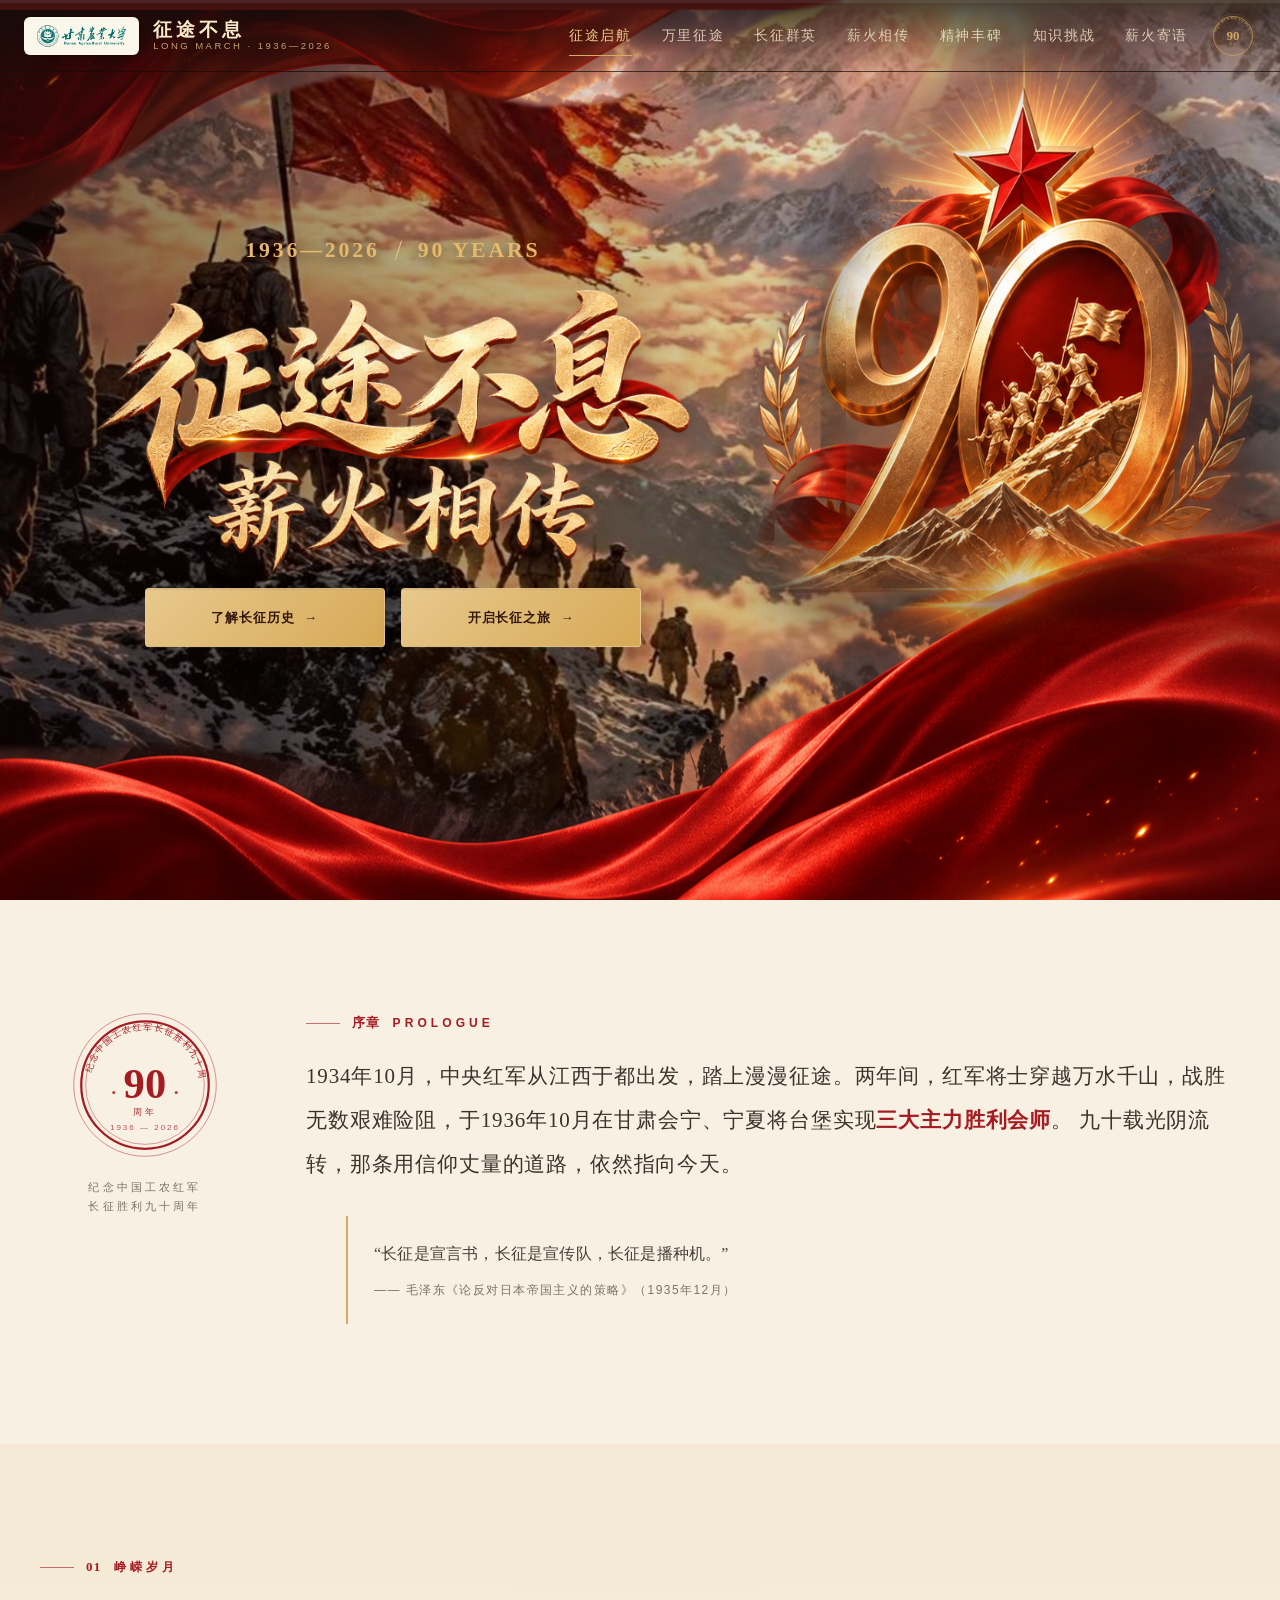
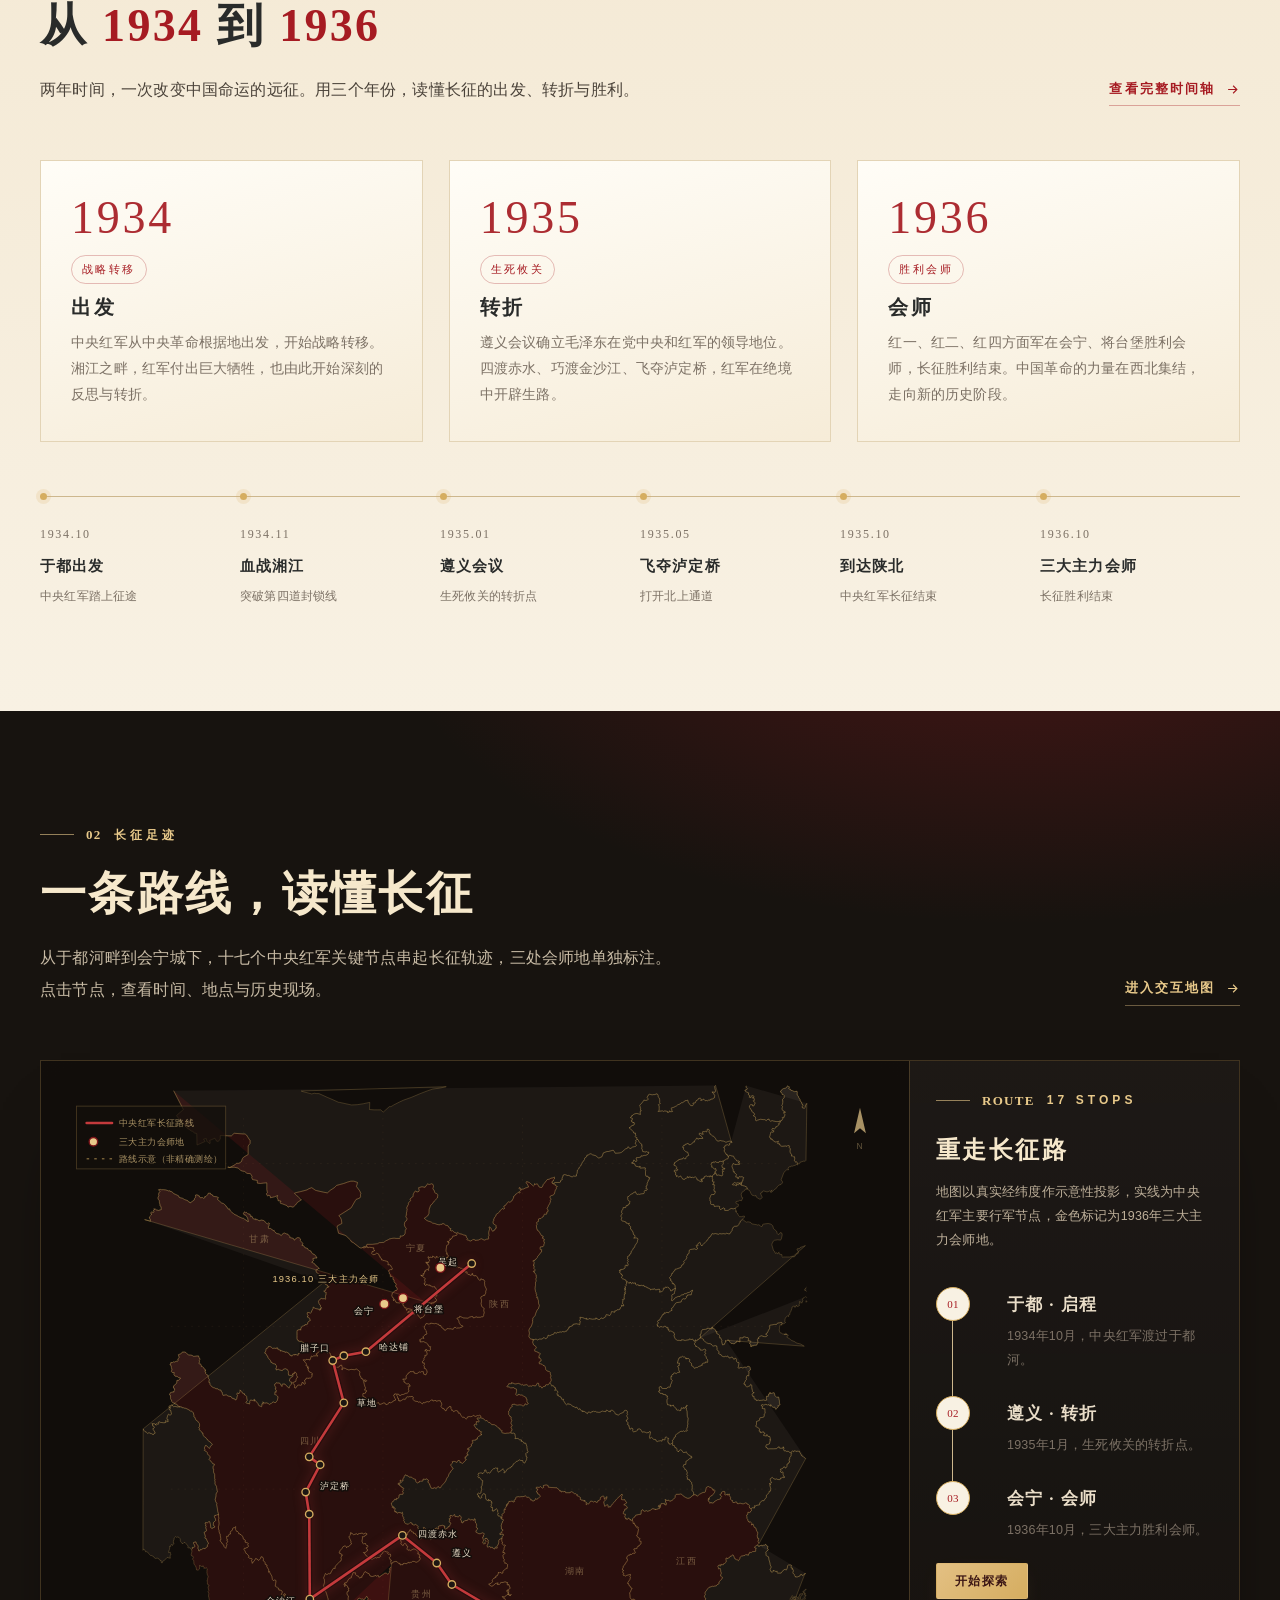
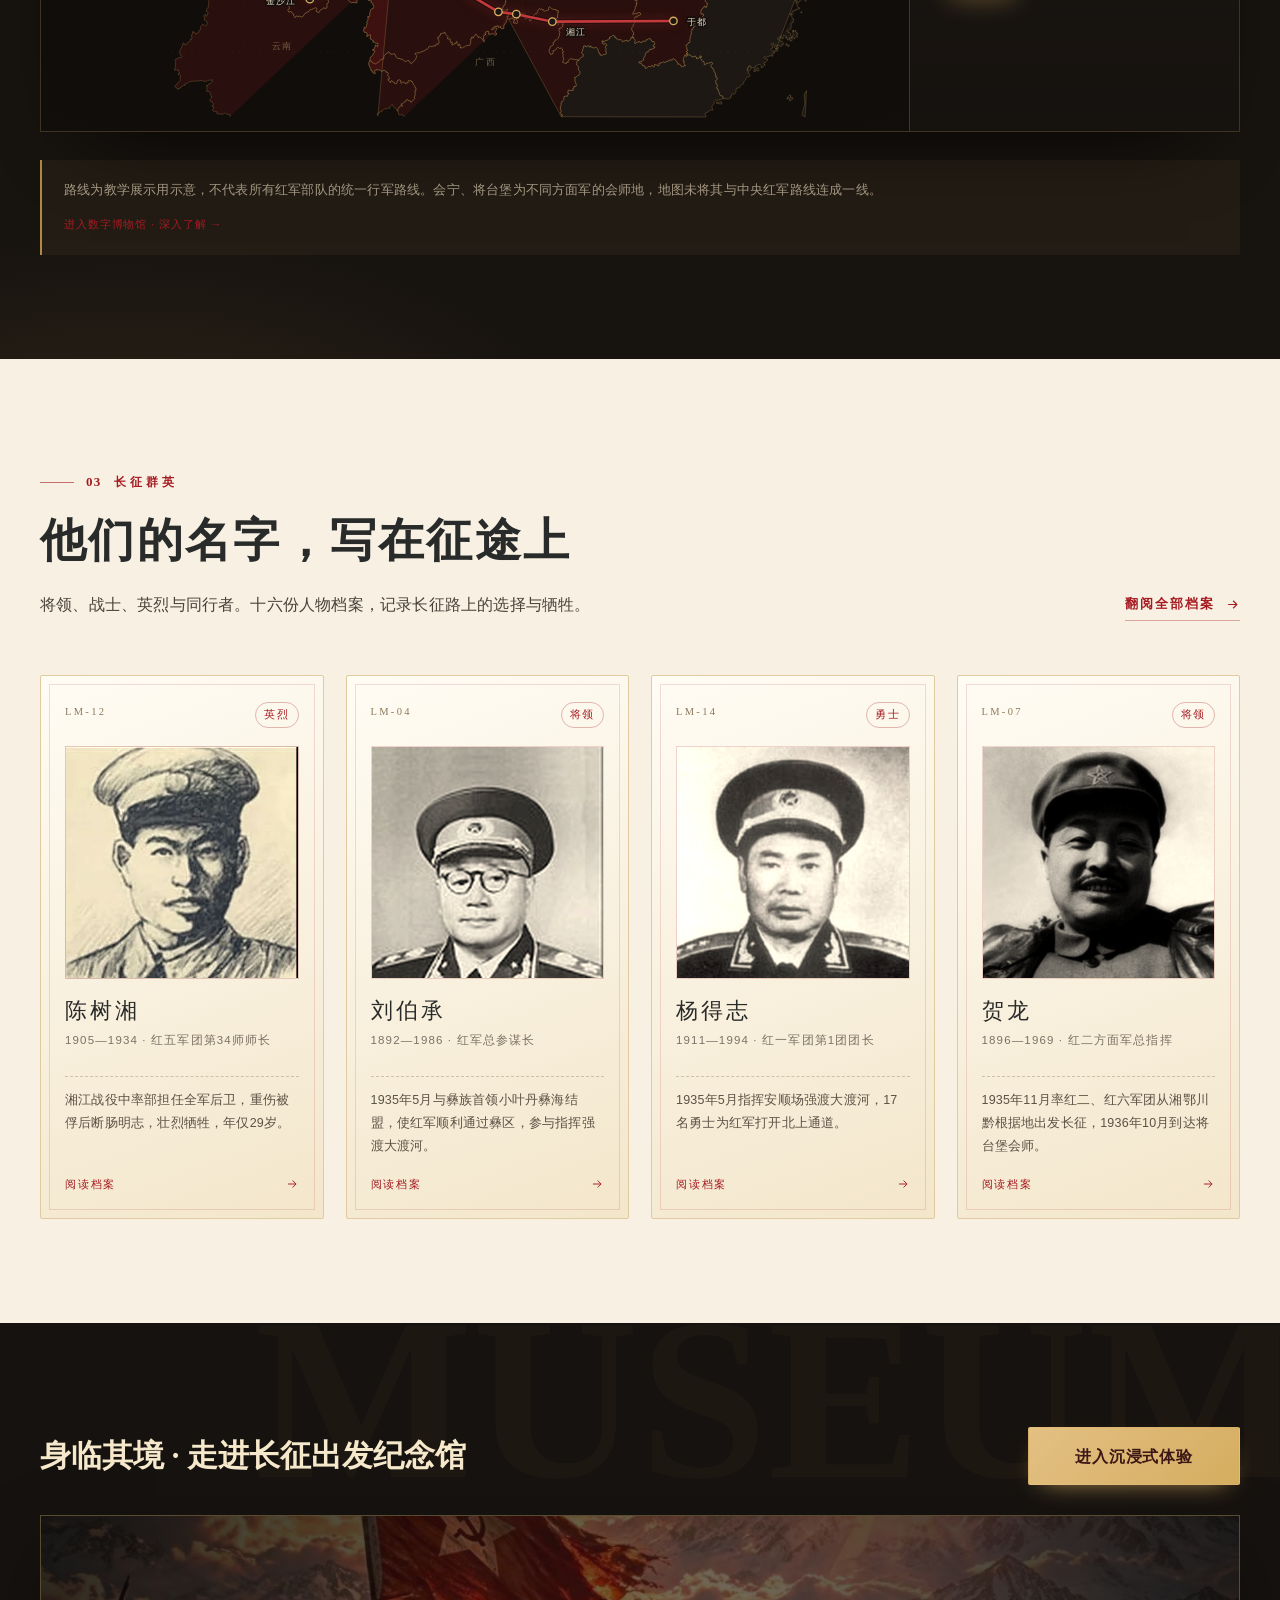
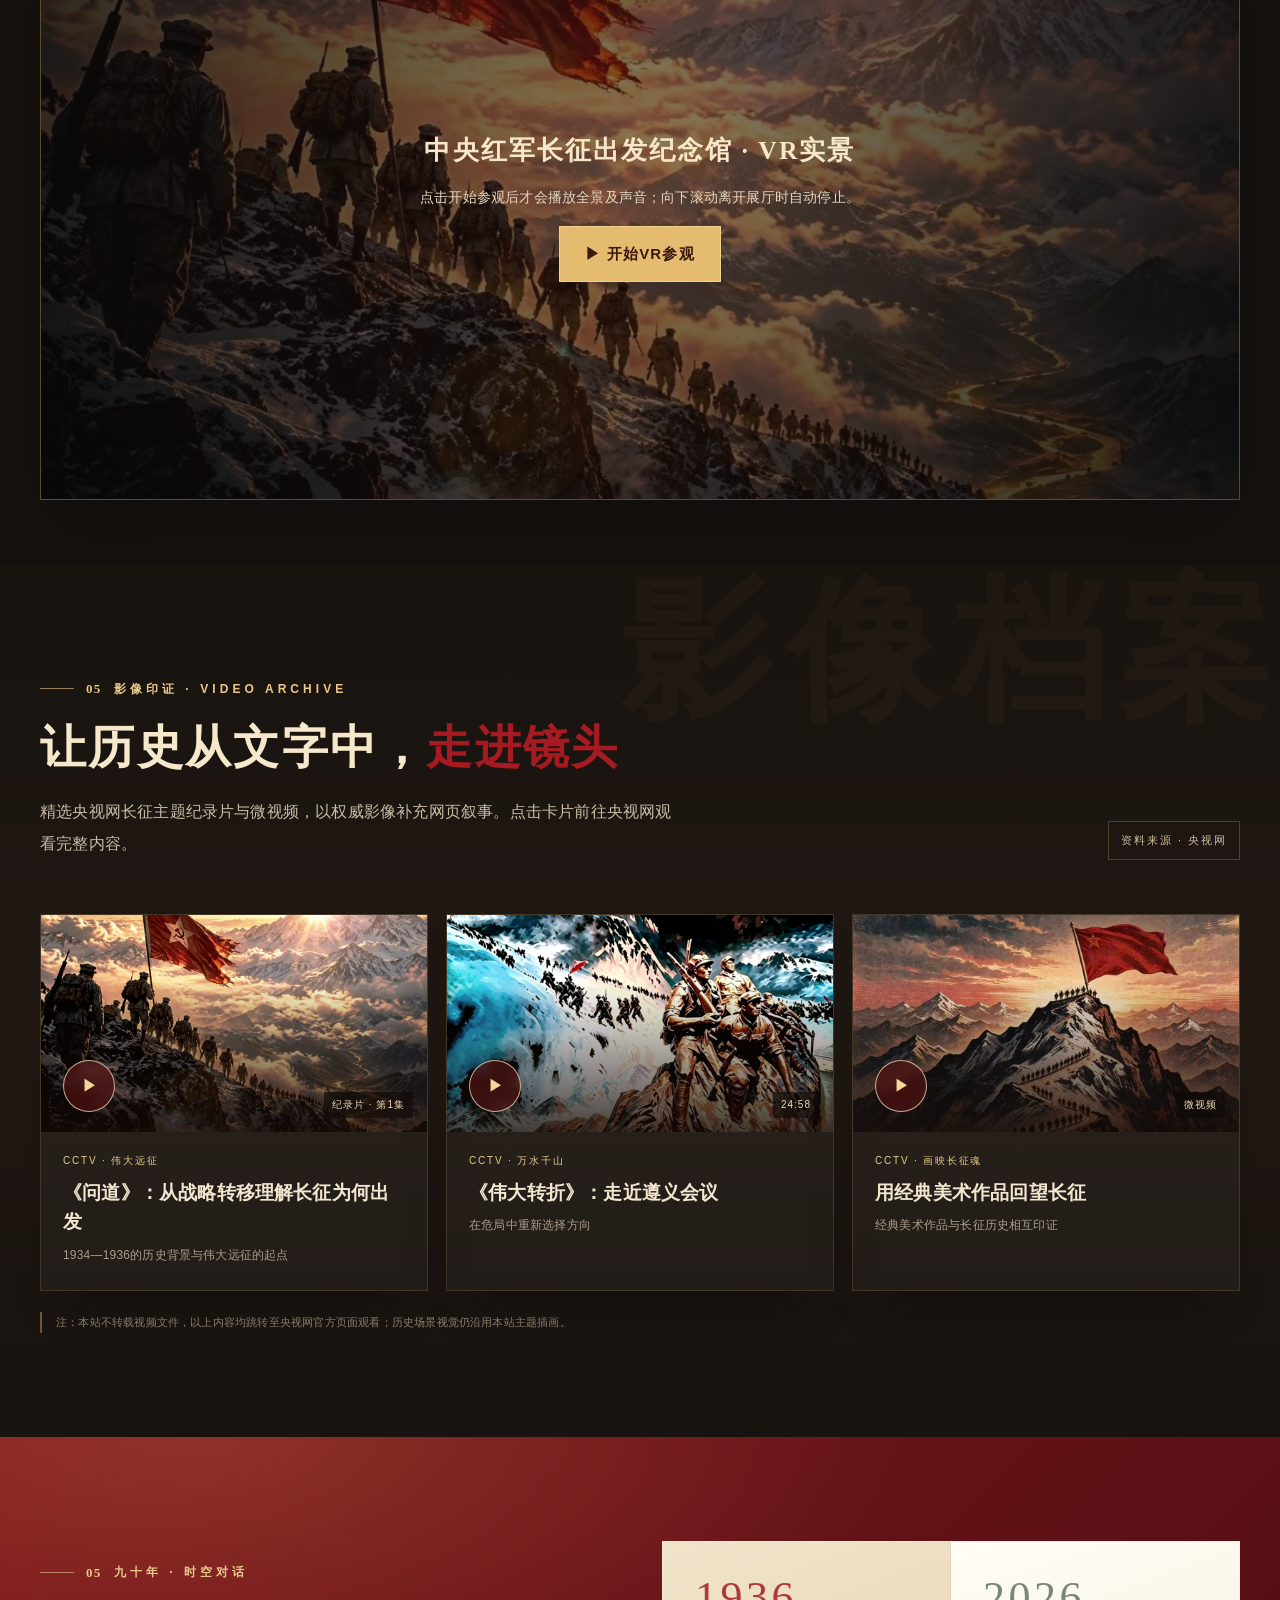
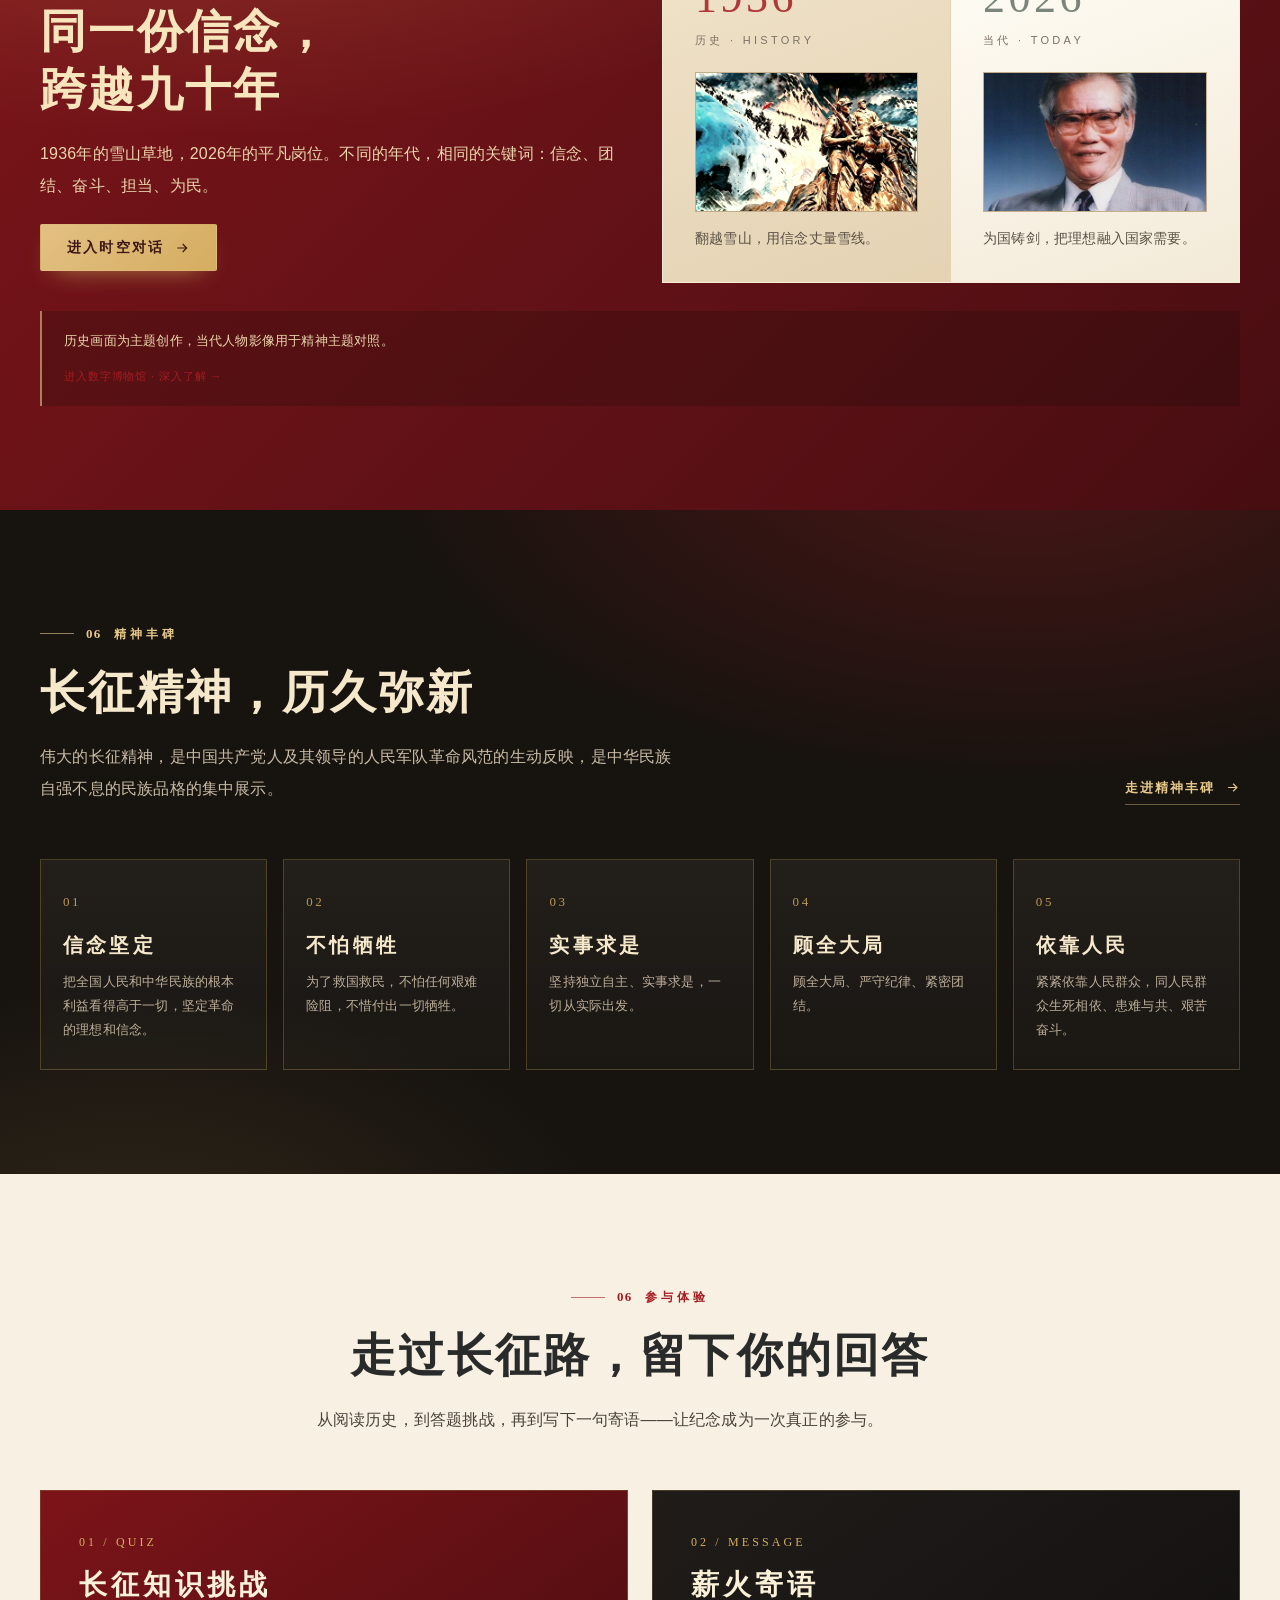
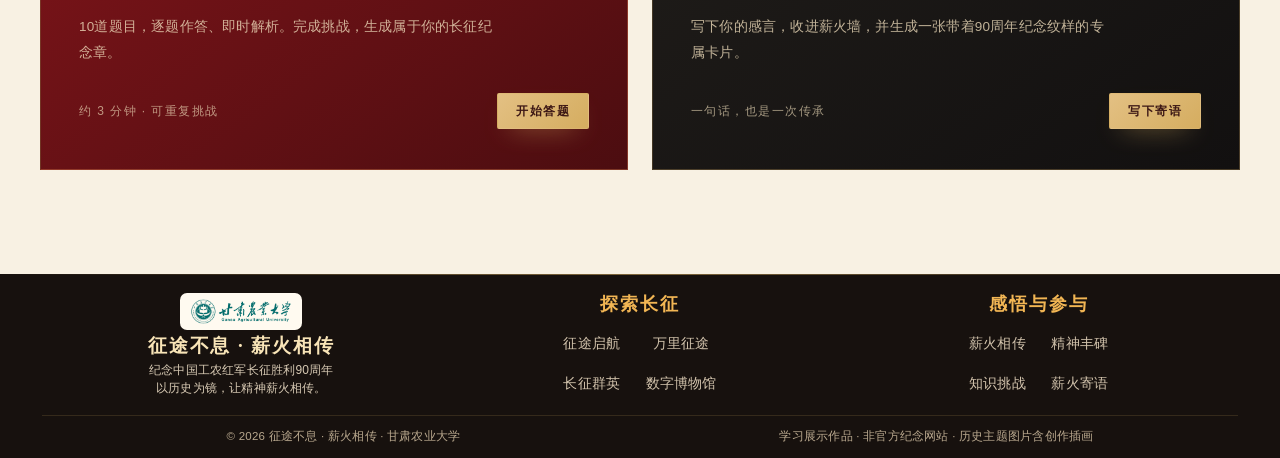
<file: index.html>
<!DOCTYPE html>

<html lang="zh-CN">
<head>
<meta charset="utf-8"/>
<meta content="width=device-width, initial-scale=1" name="viewport"/>
<title>征途不息 · 薪火相传｜纪念中国工农红军长征胜利90周年</title>
<meta content="征途不息·薪火相传——纪念中国工农红军长征胜利90周年专题网站。以互动长征路线、人物档案、1936/2026时空对话、知识挑战与薪火寄语，重走一段信仰之路。" name="description"/>
<meta content="#7C1419" name="theme-color"/>
<meta content="website" property="og:type"/>
<meta content="征途不息 · 薪火相传｜纪念中国工农红军长征胜利90周年" property="og:title"/>
<meta content="跨越九十载山河，重走一段信仰之路。互动长征路线、人物档案、1936/2026时空对话与知识挑战。" property="og:description"/>
<meta content="assets/images/h2.jpg" property="og:image"/>
<link href="assets/images/logo.png" rel="icon"/>
<link href="assets/css/theme-90.css?v=120" rel="stylesheet"/>
<link href="assets/css/pages-90.css?v=120" rel="stylesheet"/>
<style>.lm-vr-preview{position:relative;width:100%;height:clamp(380px,65vh,750px);border:1px solid rgba(222,184,117,.38);background:#080808;box-shadow:0 30px 75px rgba(0,0,0,.3);overflow:hidden;margin-top:26px}.lm-vr-preview iframe{width:100%;height:100%;display:block;border:0;background:#080808}.lm-vr-note{margin-top:12px;color:#9e8f7c;font-size:12px;line-height:1.8}.section--museum .lm-head{position:relative;z-index:1}</style></head>
<body data-page="home">
<div aria-hidden="true" class="lm-reading-progress"><span></span></div>
<a class="lm-skip" href="#main">跳到主要内容</a>
<!-- ==================== 页头 ==================== -->
<header class="lm-header">
<div class="lm-header__inner">
<a aria-label="征途不息·薪火相传 首页" class="lm-brand" href="index.html">
<span class="lm-brand__logo"><img alt="甘肃农业大学标识" src="assets/images/logo.png"/></span>
<span class="lm-brand__text">
<span class="lm-brand__name">征途不息</span>
<span class="lm-brand__sub">LONG MARCH · 1936—2026</span>
</span>
</a>
<nav aria-label="主导航" class="lm-nav" id="lmNav">
<ul>
<li><a data-nav="home" href="index.html">征途启航</a></li>
<li><a data-nav="route" href="about.html">万里征途</a></li>
<li><a data-nav="figures" href="activity copy.html">长征群英</a></li>
<li><a data-nav="legacy" href="activity.html">薪火相传</a></li>
<li><a data-nav="spirit" href="sense.html">精神丰碑</a></li>
<li><a data-nav="quiz" href="quiz.html">知识挑战</a></li>
<li><a data-nav="message" href="contact.html">薪火寄语</a></li>
</ul>
</nav>
<div class="lm-header__end">
<span class="lm-header__seal" data-emblem=""></span>
<button aria-controls="lmNav" aria-expanded="false" aria-label="打开导航菜单" class="lm-burger" type="button">
<span></span><span></span><span></span>
</button>
</div>
</div>
</header>
<main id="main">
<!-- ==================== 首屏 ==================== -->
<section class="lm-hero lm-hero--v8 lm-hero--s4" id="top">
<div aria-label="山河荣光主题轮播" class="lm-v8-stage lm-s4-stage" data-hero8="">
<div aria-hidden="true" class="lm-s4-fixed-art"></div><div aria-live="off" class="lm-v8-slides">
<div class="lm-v8-slide is-active" data-sub="1934—1936 · 万里远征" data-title="山河荣光"><img alt="雪山、红军行军剪影与金色90周年纪念浮雕交相辉映" fetchpriority="high" src="assets/images/hero-scheme4/backdrop-1.jpg"/></div>
<div class="lm-v8-slide" data-sub="1934 · 踏上征途" data-title="红旗漫卷"><img alt="红旗与行军队伍，长征主题创作画面" loading="lazy" src="assets/images/hero-scheme4/backdrop-2.jpg"/></div>
<div class="lm-v8-slide" data-sub="1935 · 越过冰雪与险峰" data-title="翻越雪山"><img alt="红军翻越雪山主题创作画面" loading="lazy" src="assets/images/hero-scheme4/backdrop-3.jpg"/></div>
<div class="lm-v8-slide" data-sub="1936 · 三大主力胜利会师" data-title="胜利会师"><img alt="长征胜利会师主题创作画面" loading="lazy" src="assets/images/hero-scheme4/backdrop-4.jpg"/></div>
</div>
<div aria-hidden="true" class="lm-s4-shade"></div>
<div class="lm-s4-copy">
<p aria-label="1936年至2026年，九十周年" class="lm-s4-kicker"><span class="lm-s4-kicker__years">1936—2026</span><span aria-hidden="true" class="lm-s4-kicker__divider"></span><span class="lm-s4-kicker__english">90 YEARS</span></p>
<h1 class="lm-s4-art-title"><img alt="征途不息·薪火相传" fetchpriority="high" height="686" src="assets/images/hero-scheme4/title-art-3.png" width="1397"/></h1>
<div class="lm-s4-actions">
<a class="lm-btn lm-btn--gold" href="#prologue">了解长征历史 <span aria-hidden="true">→</span></a><a class="lm-btn lm-btn--gold" href="about.html">开启长征之旅 <span aria-hidden="true">→</span></a>

</div>
</div>
</div>
</section>
<!-- ==================== 序章 ==================== -->
<section class="section section--paper" id="prologue">
<div class="wrap">
<div class="lm-prologue">
<div class="lm-prologue__mark" data-reveal="">
<div data-emblem="" style="width:150px"></div>
<small>纪念中国工农红军<br/>长征胜利九十周年</small>
</div>
<div data-reveal="">
<p class="lm-eyebrow"><span class="num">序章</span> PROLOGUE</p>
<p class="lm-prologue__text">
                            1934年10月，中央红军从江西于都出发，踏上漫漫征途。两年间，红军将士穿越万水千山，战胜无数艰难险阻，于1936年10月在甘肃会宁、宁夏将台堡实现<strong>三大主力胜利会师</strong>。
                            九十载光阴流转，那条用信仰丈量的道路，依然指向今天。
                        </p>
<blockquote class="lm-quote">
                            “长征是宣言书，长征是宣传队，长征是播种机。”
                            <cite>—— 毛泽东《论反对日本帝国主义的策略》（1935年12月）</cite>
</blockquote>
</div>
</div>
</div>
</section>
<!-- ==================== 历史回望 ==================== -->
<section class="section section--cream" id="history">
<div class="wrap">
<div class="lm-head lm-head--split" data-reveal="">
<div>
<p class="lm-eyebrow"><span class="num">01</span> 峥嵘岁月</p>
<h2 class="lm-h2">从 <em>1934</em> 到 <em>1936</em></h2>
<p class="lm-lead">两年时间，一次改变中国命运的远征。用三个年份，读懂长征的出发、转折与胜利。</p>
</div>
<a class="lm-link-arrow" href="about.html">查看完整时间轴
                        <svg aria-hidden="true" fill="none" stroke="currentColor" stroke-width="1.8" viewbox="0 0 24 24"><path d="M5 12h14M13 6l6 6-6 6"></path></svg>
</a>
</div>
<div class="lm-years">
<article class="lm-year" data-reveal="">
<div class="lm-year__num">1934</div>
<span class="lm-year__label">战略转移</span>
<h3>出发</h3>
<p>中央红军从中央革命根据地出发，开始战略转移。湘江之畔，红军付出巨大牺牲，也由此开始深刻的反思与转折。</p>
</article>
<article class="lm-year" data-reveal="" style="--d:100ms">
<div class="lm-year__num">1935</div>
<span class="lm-year__label">生死攸关</span>
<h3>转折</h3>
<p>遵义会议确立毛泽东在党中央和红军的领导地位。四渡赤水、巧渡金沙江、飞夺泸定桥，红军在绝境中开辟生路。</p>
</article>
<article class="lm-year" data-reveal="" style="--d:200ms">
<div class="lm-year__num">1936</div>
<span class="lm-year__label">胜利会师</span>
<h3>会师</h3>
<p>红一、红二、红四方面军在会宁、将台堡胜利会师，长征胜利结束。中国革命的力量在西北集结，走向新的历史阶段。</p>
</article>
</div>
<div class="lm-steps" data-reveal="">
<div class="lm-step">
<time>1934.10</time><b>于都出发</b><p>中央红军踏上征途</p>
</div>
<div class="lm-step">
<time>1934.11</time><b>血战湘江</b><p>突破第四道封锁线</p>
</div>
<div class="lm-step">
<time>1935.01</time><b>遵义会议</b><p>生死攸关的转折点</p>
</div>
<div class="lm-step">
<time>1935.05</time><b>飞夺泸定桥</b><p>打开北上通道</p>
</div>
<div class="lm-step">
<time>1935.10</time><b>到达陕北</b><p>中央红军长征结束</p>
</div>
<div class="lm-step">
<time>1936.10</time><b>三大主力会师</b><p>长征胜利结束</p>
</div>
</div>
</div>
</section>
<!-- ==================== 路线导览 ==================== -->
<section class="section section--dark-texture" id="route">
<div class="wrap">
<div class="lm-head lm-head--split" data-reveal="">
<div>
<p class="lm-eyebrow"><span class="num">02</span> 长征足迹</p>
<h2 class="lm-h2">一条路线，读懂长征</h2>
<p class="lm-lead">从于都河畔到会宁城下，十七个中央红军关键节点串起长征轨迹，三处会师地单独标注。点击节点，查看时间、地点与历史现场。</p>
</div>
<a class="lm-link-arrow" href="about.html#atlas" style="color:var(--lm-gold-soft);border-color:rgba(232,201,138,.4)">进入交互地图
                        <svg aria-hidden="true" fill="none" stroke="currentColor" stroke-width="1.8" viewbox="0 0 24 24"><path d="M5 12h14M13 6l6 6-6 6"></path></svg>
</a>
</div>
<div class="lm-map-shell" data-reveal="fade">
<div class="lm-map-canvas" data-lm-mini=""></div>
<aside class="lm-map-side">
<p class="lm-eyebrow" style="margin-bottom:8px"><span class="num">ROUTE</span> 17 STOPS</p>
<h3 class="serif" style="font-size:24px;letter-spacing:.1em;color:#F6E8CB">重走长征路</h3>
<p style="font-size:12.5px;line-height:1.95;color:#BDAF99">地图以真实经纬度作示意性投影，实线为中央红军主要行军节点，金色标记为1936年三大主力会师地。</p>
<ul class="lm-steps-list" style="margin-top:10px">
<li><b>于都 · 启程</b><p>1934年10月，中央红军渡过于都河。</p></li>
<li><b>遵义 · 转折</b><p>1935年1月，生死攸关的转折点。</p></li>
<li><b>会宁 · 会师</b><p>1936年10月，三大主力胜利会师。</p></li>
</ul>
<a class="lm-btn lm-btn--gold lm-btn--sm" href="about.html#atlas" style="align-self:flex-start;margin-top:6px">开始探索</a>
</aside>
</div>
<p class="lm-note" style="color:#AC9E88;background:rgba(213,173,96,.06)">路线为教学展示用示意，不代表所有红军部队的统一行军路线。会宁、将台堡为不同方面军的会师地，地图未将其与中央红军路线连成一线。</p>
</div>
</section>
<!-- ==================== 英雄谱 ==================== -->
<section class="section section--paper" id="heroes">
<div class="wrap">
<div class="lm-head lm-head--split" data-reveal="">
<div>
<p class="lm-eyebrow"><span class="num">03</span> 长征群英</p>
<h2 class="lm-h2">他们的名字，写在征途上</h2>
<p class="lm-lead">将领、战士、英烈与同行者。十六份人物档案，记录长征路上的选择与牺牲。</p>
</div>
<a class="lm-link-arrow" href="activity copy.html">翻阅全部档案
                        <svg aria-hidden="true" fill="none" stroke="currentColor" stroke-width="1.8" viewbox="0 0 24 24"><path d="M5 12h14M13 6l6 6-6 6"></path></svg>
</a>
</div>
<div class="lm-archives">
<a class="lm-archive" data-reveal="" href="activity copy.html#fig-chenshuxiang">
<span class="lm-archive__top"><span class="lm-archive__no">LM-12</span><span class="lm-archive__tag">英烈</span></span>
<span class="lm-archive__portrait lm-archive__portrait--full"><img alt="陈树湘人物肖像" decoding="async" loading="lazy" src="assets/images/figures/chenshuxiang.jpg"/></span>
<span class="lm-archive__name">陈树湘</span>
<span class="lm-archive__role">1905—1934 · 红五军团第34师师长</span>
<span class="lm-archive__line">湘江战役中率部担任全军后卫，重伤被俘后断肠明志，壮烈牺牲，年仅29岁。</span>
<span class="lm-archive__foot"><span>阅读档案</span><svg aria-hidden="true" fill="none" stroke="currentColor" stroke-width="1.6" viewbox="0 0 24 24"><path d="M5 12h14M13 6l6 6-6 6"></path></svg></span>
</a>
<a class="lm-archive" data-reveal="" href="activity copy.html#fig-liubocheng" style="--d:80ms">
<span class="lm-archive__top"><span class="lm-archive__no">LM-04</span><span class="lm-archive__tag">将领</span></span>
<span class="lm-archive__portrait"><img alt="刘伯承人物肖像" decoding="async" loading="lazy" src="assets/images/figures/liubocheng.jpg"/></span>
<span class="lm-archive__name">刘伯承</span>
<span class="lm-archive__role">1892—1986 · 红军总参谋长</span>
<span class="lm-archive__line">1935年5月与彝族首领小叶丹彝海结盟，使红军顺利通过彝区，参与指挥强渡大渡河。</span>
<span class="lm-archive__foot"><span>阅读档案</span><svg aria-hidden="true" fill="none" stroke="currentColor" stroke-width="1.6" viewbox="0 0 24 24"><path d="M5 12h14M13 6l6 6-6 6"></path></svg></span>
</a>
<a class="lm-archive" data-reveal="" href="activity copy.html#fig-yangdezhi" style="--d:160ms">
<span class="lm-archive__top"><span class="lm-archive__no">LM-14</span><span class="lm-archive__tag">勇士</span></span>
<span class="lm-archive__portrait"><img alt="杨得志人物肖像" decoding="async" loading="lazy" src="assets/images/figures/yangdezhi.jpg"/></span>
<span class="lm-archive__name">杨得志</span>
<span class="lm-archive__role">1911—1994 · 红一军团第1团团长</span>
<span class="lm-archive__line">1935年5月指挥安顺场强渡大渡河，17名勇士为红军打开北上通道。</span>
<span class="lm-archive__foot"><span>阅读档案</span><svg aria-hidden="true" fill="none" stroke="currentColor" stroke-width="1.6" viewbox="0 0 24 24"><path d="M5 12h14M13 6l6 6-6 6"></path></svg></span>
</a>
<a class="lm-archive" data-reveal="" href="activity copy.html#fig-helong" style="--d:240ms">
<span class="lm-archive__top"><span class="lm-archive__no">LM-07</span><span class="lm-archive__tag">将领</span></span>
<span class="lm-archive__portrait"><img alt="贺龙人物肖像" decoding="async" loading="lazy" src="assets/images/figures/helong.jpg"/></span>
<span class="lm-archive__name">贺龙</span>
<span class="lm-archive__role">1896—1969 · 红二方面军总指挥</span>
<span class="lm-archive__line">1935年11月率红二、红六军团从湘鄂川黔根据地出发长征，1936年10月到达将台堡会师。</span>
<span class="lm-archive__foot"><span>阅读档案</span><svg aria-hidden="true" fill="none" stroke="currentColor" stroke-width="1.6" viewbox="0 0 24 24"><path d="M5 12h14M13 6l6 6-6 6"></path></svg></span>
</a>
</div>
</div>
</section>
<!-- ==================== 数字博物馆 ==================== -->
<section class="section section--museum" id="digital-museum" style="padding-bottom:65px">
<div class="wrap"><div class="lm-head lm-museum-heading-minimal"><h2 class="lm-h2">身临其境 · 走进长征出发纪念馆</h2><button aria-controls="home-vr-player" class="lm-btn lm-btn--gold lm-vr-shortcut" data-vr-shortcut="" type="button">进入沉浸式体验</button></div>
<div class="lm-vr-preview" data-vr-player="" id="home-vr-player"><div class="vr-activation"><strong>中央红军长征出发纪念馆 · VR实景</strong><p>点击开始参观后才会播放全景及声音；向下滚动离开展厅时自动停止。</p><button data-vr-start="" type="button">▶ 开始VR参观</button></div><button class="vr-stop" hidden="" type="button">■ 退出展厅并停止声音</button></div>
</div></section>
<!-- ==================== 权威影像档案 ==================== -->
<section class="section section--archive-video" id="video-archive">
<div class="wrap">
<div class="lm-head lm-head--split" data-reveal="">
<div>
<p class="lm-eyebrow"><span class="num">05</span> 影像印证 · VIDEO ARCHIVE</p>
<h2 class="lm-h2">让历史从文字中，<em>走进镜头</em></h2>
<p class="lm-lead">精选央视网长征主题纪录片与微视频，以权威影像补充网页叙事。点击卡片前往央视网观看完整内容。</p>
</div>
<span class="lm-video-source">资料来源 · 央视网</span>
</div>
<div class="lm-video-grid">
<a class="lm-video-card" data-reveal="" data-tilt="" href="https://tv.cctv.com/2025/04/17/VIDEk5hmB4WmwaAZPDJ4ERYk250417.shtml" rel="noopener" target="_blank">
<span class="lm-video-card__media"><img alt="长征雪山主题画面" src="assets/images/h2.jpg"/><span class="lm-video-card__shade"></span><span aria-hidden="true" class="lm-video-card__play">▶</span><span class="lm-video-card__duration">纪录片 · 第1集</span></span>
<span class="lm-video-card__body"><small>CCTV · 伟大远征</small><strong>《问道》：从战略转移理解长征为何出发</strong><span>1934—1936的历史背景与伟大远征的起点</span></span>
</a>
<a class="lm-video-card" data-reveal="" data-tilt="" href="https://tv.cctv.com/2016/10/13/VIDERxkYdaunDySkti93snKp161013.shtml" rel="noopener" target="_blank">
<span class="lm-video-card__media"><img alt="长征历史主题画面" src="assets/images/h1.jpg"/><span class="lm-video-card__shade"></span><span aria-hidden="true" class="lm-video-card__play">▶</span><span class="lm-video-card__duration">24:58</span></span>
<span class="lm-video-card__body"><small>CCTV · 万水千山</small><strong>《伟大转折》：走近遵义会议</strong><span>在危局中重新选择方向</span></span>
</a>
<a class="lm-video-card" data-reveal="" data-tilt="" href="https://tv.cctv.com/2018/01/06/VIDEhn5Xl9n5MleHi2Dv2OYr180106.shtml" rel="noopener" target="_blank">
<span class="lm-video-card__media"><img alt="长征精神主题画面" src="assets/images/h3.jpg"/><span class="lm-video-card__shade"></span><span aria-hidden="true" class="lm-video-card__play">▶</span><span class="lm-video-card__duration">微视频</span></span>
<span class="lm-video-card__body"><small>CCTV · 画映长征魂</small><strong>用经典美术作品回望长征</strong><span>经典美术作品与长征历史相互印证</span></span>
</a>
</div>
<p class="lm-video-note" data-reveal="">注：本站不转载视频文件，以上内容均跳转至央视网官方页面观看；历史场景视觉仍沿用本站主题插画。</p>
</div>
</section>
<!-- ==================== 时空对话 ==================== -->
<section class="section section--red" id="dialogue">
<div class="wrap">
<div class="lm-split">
<div data-reveal="">
<p class="lm-eyebrow"><span class="num">05</span> 九十年 · 时空对话</p>
<h2 class="lm-h2">同一份信念，<br/>跨越九十年</h2>
<p class="lm-lead" style="color:#EBD5AC">1936年的雪山草地，2026年的平凡岗位。不同的年代，相同的关键词：信念、团结、奋斗、担当、为民。</p>
<p style="margin-top:22px"><a class="lm-btn lm-btn--gold" href="activity.html">进入时空对话
                            <svg aria-hidden="true" fill="none" stroke="currentColor" stroke-width="1.8" viewbox="0 0 24 24"><path d="M5 12h14M13 6l6 6-6 6"></path></svg>
</a></p>
</div>
<div class="lm-era" data-reveal="fade" style="border-color:rgba(232,201,138,.3)">
<div class="lm-era__panel lm-era__panel--1936" style="min-height:0">
<div class="lm-era__year">1936</div>
<div class="lm-era__label">历史 · HISTORY</div>
<div class="lm-era__visual" style="margin-bottom:0"><img alt="长征雪山主题插画" decoding="async" loading="lazy" src="assets/images/h1.jpg"/></div>
<p class="lm-era__text" style="margin-top:14px">翻越雪山，用信念丈量雪线。</p>
</div>
<div class="lm-era__panel lm-era__panel--2026" style="min-height:0">
<div class="lm-era__year">2026</div>
<div class="lm-era__label">当代 · TODAY</div>
<div class="lm-era__visual" style="margin-bottom:0"><img alt="彭士禄肖像" decoding="async" loading="lazy" src="assets\images\figures\penshilu.png"/></div>
<p class="lm-era__text" style="margin-top:14px">为国铸剑，把理想融入国家需要。</p>
</div>
</div>
</div>
<p class="lm-note" style="color:#EBD5AC;background:rgba(20,10,8,.22);border-color:rgba(232,201,138,.6)">历史画面为主题创作，当代人物影像用于精神主题对照。</p>
</div>
</section>
<!-- ==================== 精神丰碑 ==================== -->
<section class="section section--dark-texture" id="spirit">
<div class="wrap">
<div class="lm-head lm-head--split" data-reveal="">
<div>
<p class="lm-eyebrow"><span class="num">06</span> 精神丰碑</p>
<h2 class="lm-h2">长征精神，历久弥新</h2>
<p class="lm-lead">伟大的长征精神，是中国共产党人及其领导的人民军队革命风范的生动反映，是中华民族自强不息的民族品格的集中展示。</p>
</div>
<a class="lm-link-arrow" href="sense.html" style="color:var(--lm-gold-soft);border-color:rgba(232,201,138,.4)">走进精神丰碑
                        <svg aria-hidden="true" fill="none" stroke="currentColor" stroke-width="1.8" viewbox="0 0 24 24"><path d="M5 12h14M13 6l6 6-6 6"></path></svg>
</a>
</div>
<div class="lm-spirit-grid">
<article class="lm-spirit" data-reveal="">
<div class="lm-spirit__num">01</div>
<h3>信念坚定</h3>
<p>把全国人民和中华民族的根本利益看得高于一切，坚定革命的理想和信念。</p>
</article>
<article class="lm-spirit" data-reveal="" style="--d:80ms">
<div class="lm-spirit__num">02</div>
<h3>不怕牺牲</h3>
<p>为了救国救民，不怕任何艰难险阻，不惜付出一切牺牲。</p>
</article>
<article class="lm-spirit" data-reveal="" style="--d:160ms">
<div class="lm-spirit__num">03</div>
<h3>实事求是</h3>
<p>坚持独立自主、实事求是，一切从实际出发。</p>
</article>
<article class="lm-spirit" data-reveal="" style="--d:240ms">
<div class="lm-spirit__num">04</div>
<h3>顾全大局</h3>
<p>顾全大局、严守纪律、紧密团结。</p>
</article>
<article class="lm-spirit" data-reveal="" style="--d:320ms">
<div class="lm-spirit__num">05</div>
<h3>依靠人民</h3>
<p>紧紧依靠人民群众，同人民群众生死相依、患难与共、艰苦奋斗。</p>
</article>
</div>
</div>
</section>
<!-- ==================== 参与 ==================== -->
<section class="section section--paper" id="join">
<div class="wrap">
<div class="lm-head lm-head--center" data-reveal="">
<p class="lm-eyebrow"><span class="num">06</span> 参与体验</p>
<h2 class="lm-h2">走过长征路，留下你的回答</h2>
<p class="lm-lead">从阅读历史，到答题挑战，再到写下一句寄语——让纪念成为一次真正的参与。</p>
</div>
<div class="lm-actions">
<a class="lm-action" data-reveal="" href="quiz.html">
<div>
<div class="lm-action__no">01 / QUIZ</div>
<h3>长征知识挑战</h3>
<p>10道题目，逐题作答、即时解析。完成挑战，生成属于你的长征纪念章。</p>
</div>
<div class="lm-action__foot">
<span style="font-size:12px;letter-spacing:.12em;color:rgba(240,222,188,.65)">约 3 分钟 · 可重复挑战</span>
<span class="lm-btn lm-btn--gold lm-btn--sm">开始答题</span>
</div>
</a>
<a class="lm-action lm-action--alt" data-reveal="" href="contact.html" style="--d:100ms">
<div>
<div class="lm-action__no">02 / MESSAGE</div>
<h3>薪火寄语</h3>
<p>写下你的感言，收进薪火墙，并生成一张带着90周年纪念纹样的专属卡片。</p>
</div>
<div class="lm-action__foot">
<span style="font-size:12px;letter-spacing:.12em;color:rgba(240,222,188,.65)">一句话，也是一次传承</span>
<span class="lm-btn lm-btn--gold lm-btn--sm">写下寄语</span>
</div>
</a>
</div>
</div>
</section>
</main>
<!-- ==================== 页脚 ==================== -->
<footer class="lm-footer lm-footer--reframed">
<div class="wrap">
<div class="lm-footer__grid">
<div class="lm-footer__identity"><div class="lm-footer__brand"><img alt="甘肃农业大学标识" src="assets/images/logo.png"/><b>征途不息 · 薪火相传</b></div><p>纪念中国工农红军长征胜利90周年<br/>以历史为镜，让精神薪火相传。</p></div>
<div class="lm-footer__paths"><h4>探索长征</h4><ul><li><a href="index.html">征途启航</a></li><li><a href="about.html">万里征途</a></li><li><a href="activity copy.html">长征群英</a></li><li><a href="museum.html">数字博物馆</a></li></ul></div>
<div class="lm-footer__paths"><h4>感悟与参与</h4><ul><li><a href="activity.html">薪火相传</a></li><li><a href="sense.html">精神丰碑</a></li><li><a href="quiz.html">知识挑战</a></li><li><a href="contact.html">薪火寄语</a></li></ul></div>
</div>
<div class="lm-footer__bottom"><span>© <span data-year="">2026</span> 征途不息 · 薪火相传 · 甘肃农业大学</span><span>学习展示作品 · 非官方纪念网站 · 历史主题图片含创作插画</span></div>
</div>
</footer>
<button aria-label="返回顶部" class="lm-top" type="button">
<svg aria-hidden="true" fill="none" stroke="currentColor" stroke-width="1.6" viewbox="0 0 24 24"><path d="M12 19V5M6 11l6-6 6 6"></path></svg>
</button>
<script src="assets/js/data-90.js?v=120"></script>
<script src="assets/data/china-geo.js?v=110"></script>
<script src="assets/js/site-90.js?v=105"></script>
<script src="assets/js/map-90.js?v=105"></script>
<script src="assets/js/hero8-carousel.js?v=105"></script><script src="assets/js/vr-lifecycle.js?v=112"></script></body>
</html>
</file>
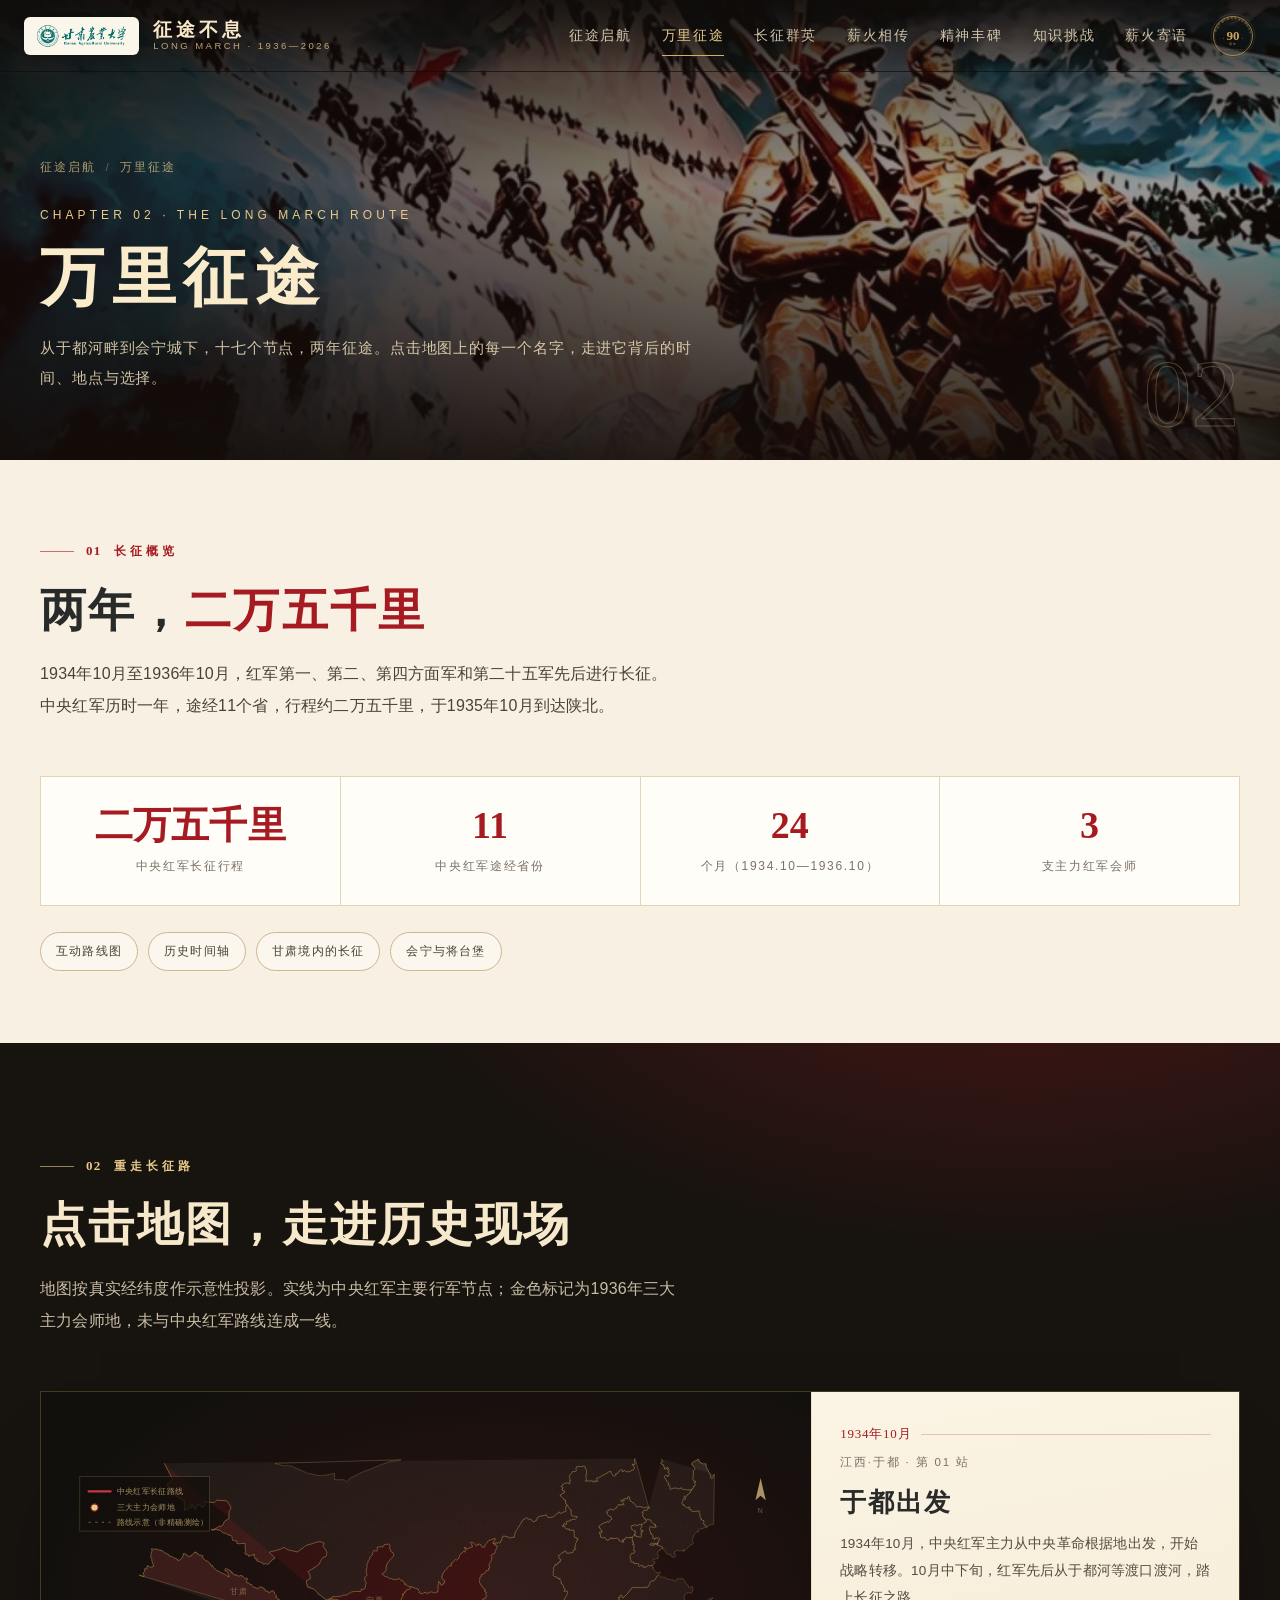
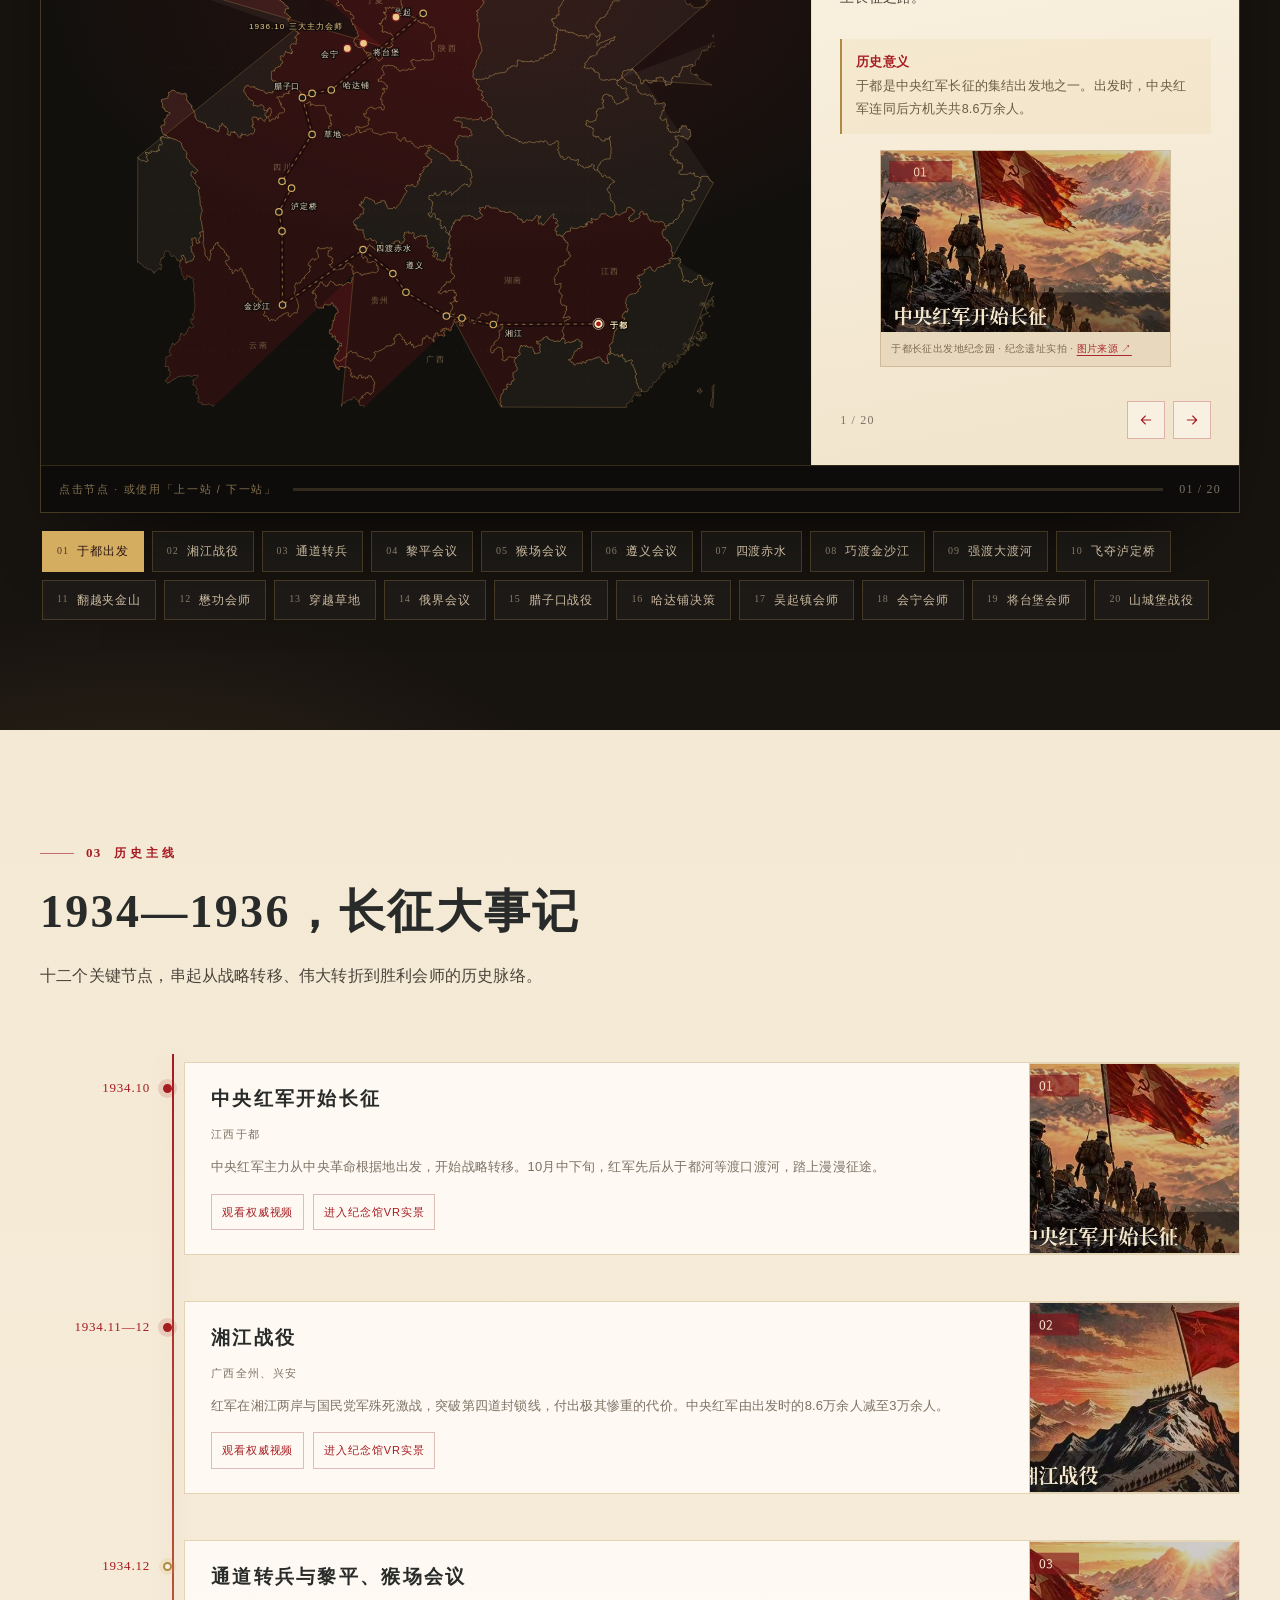
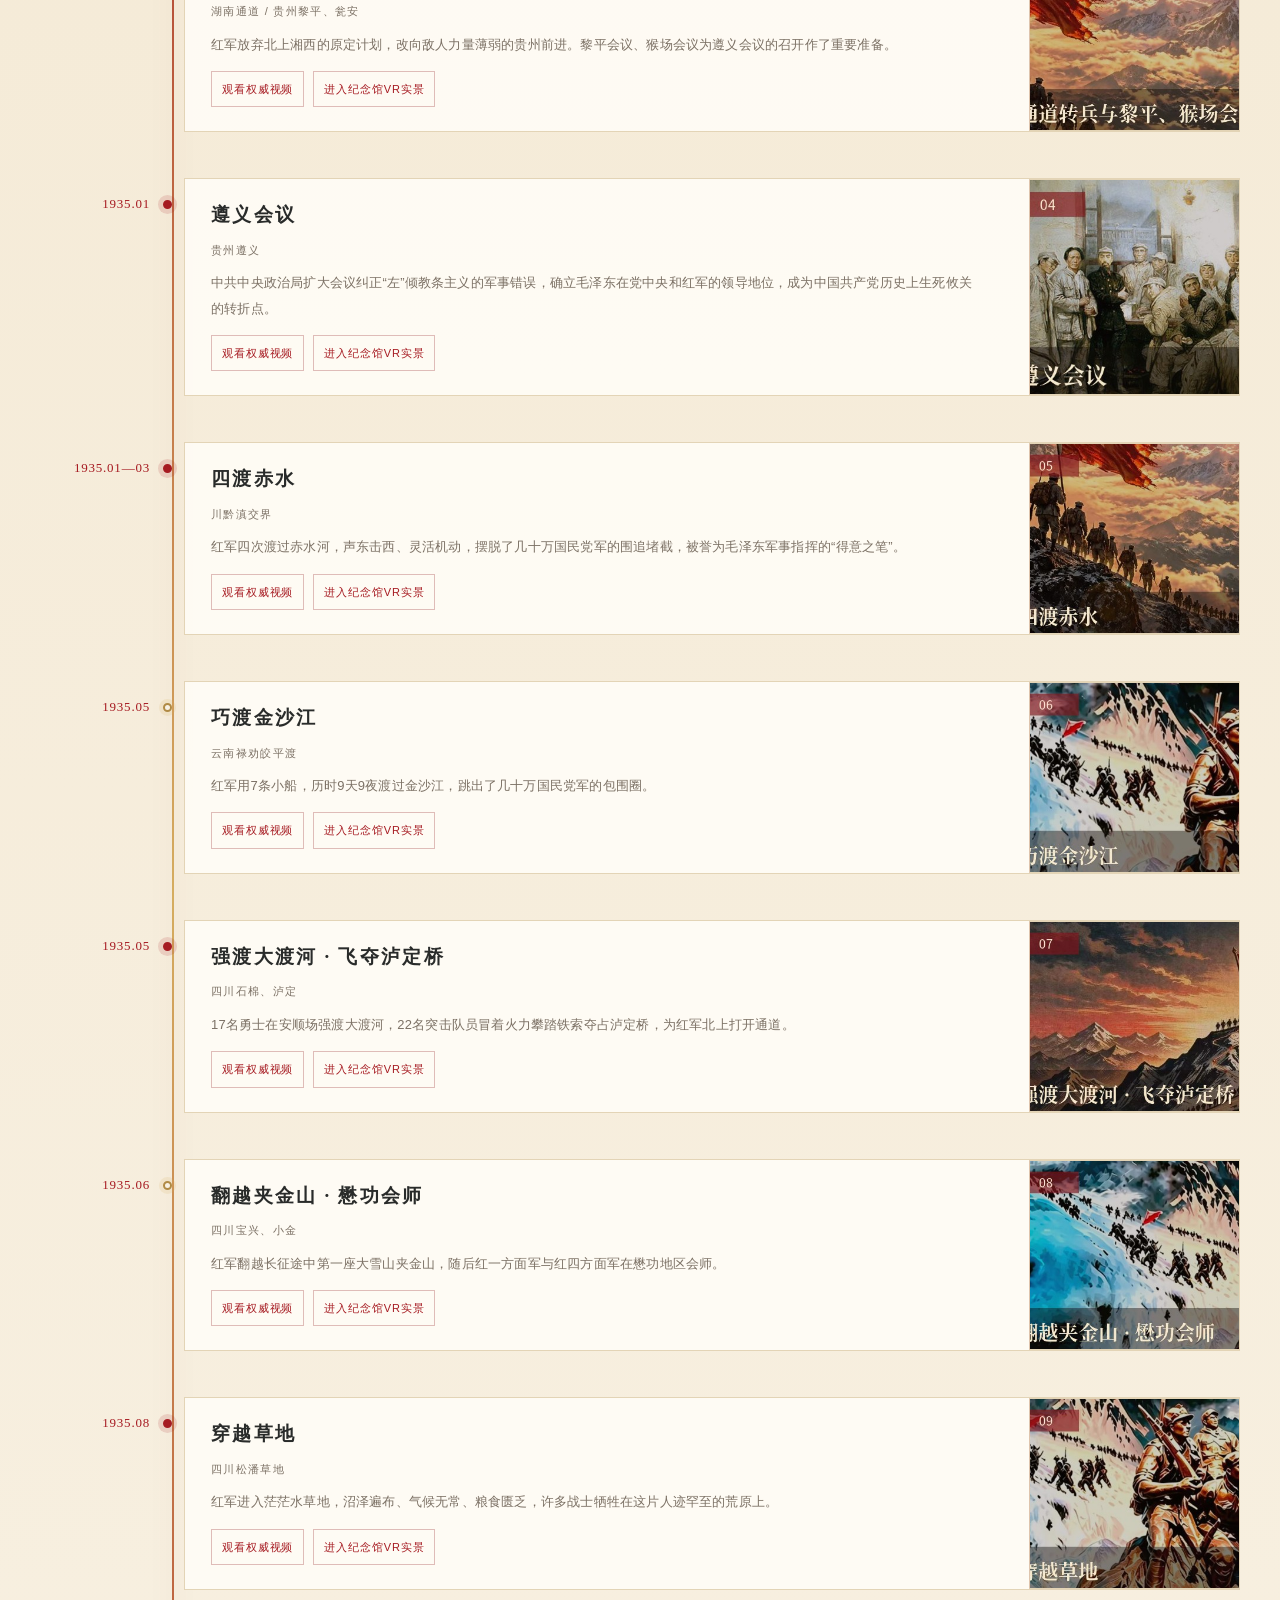
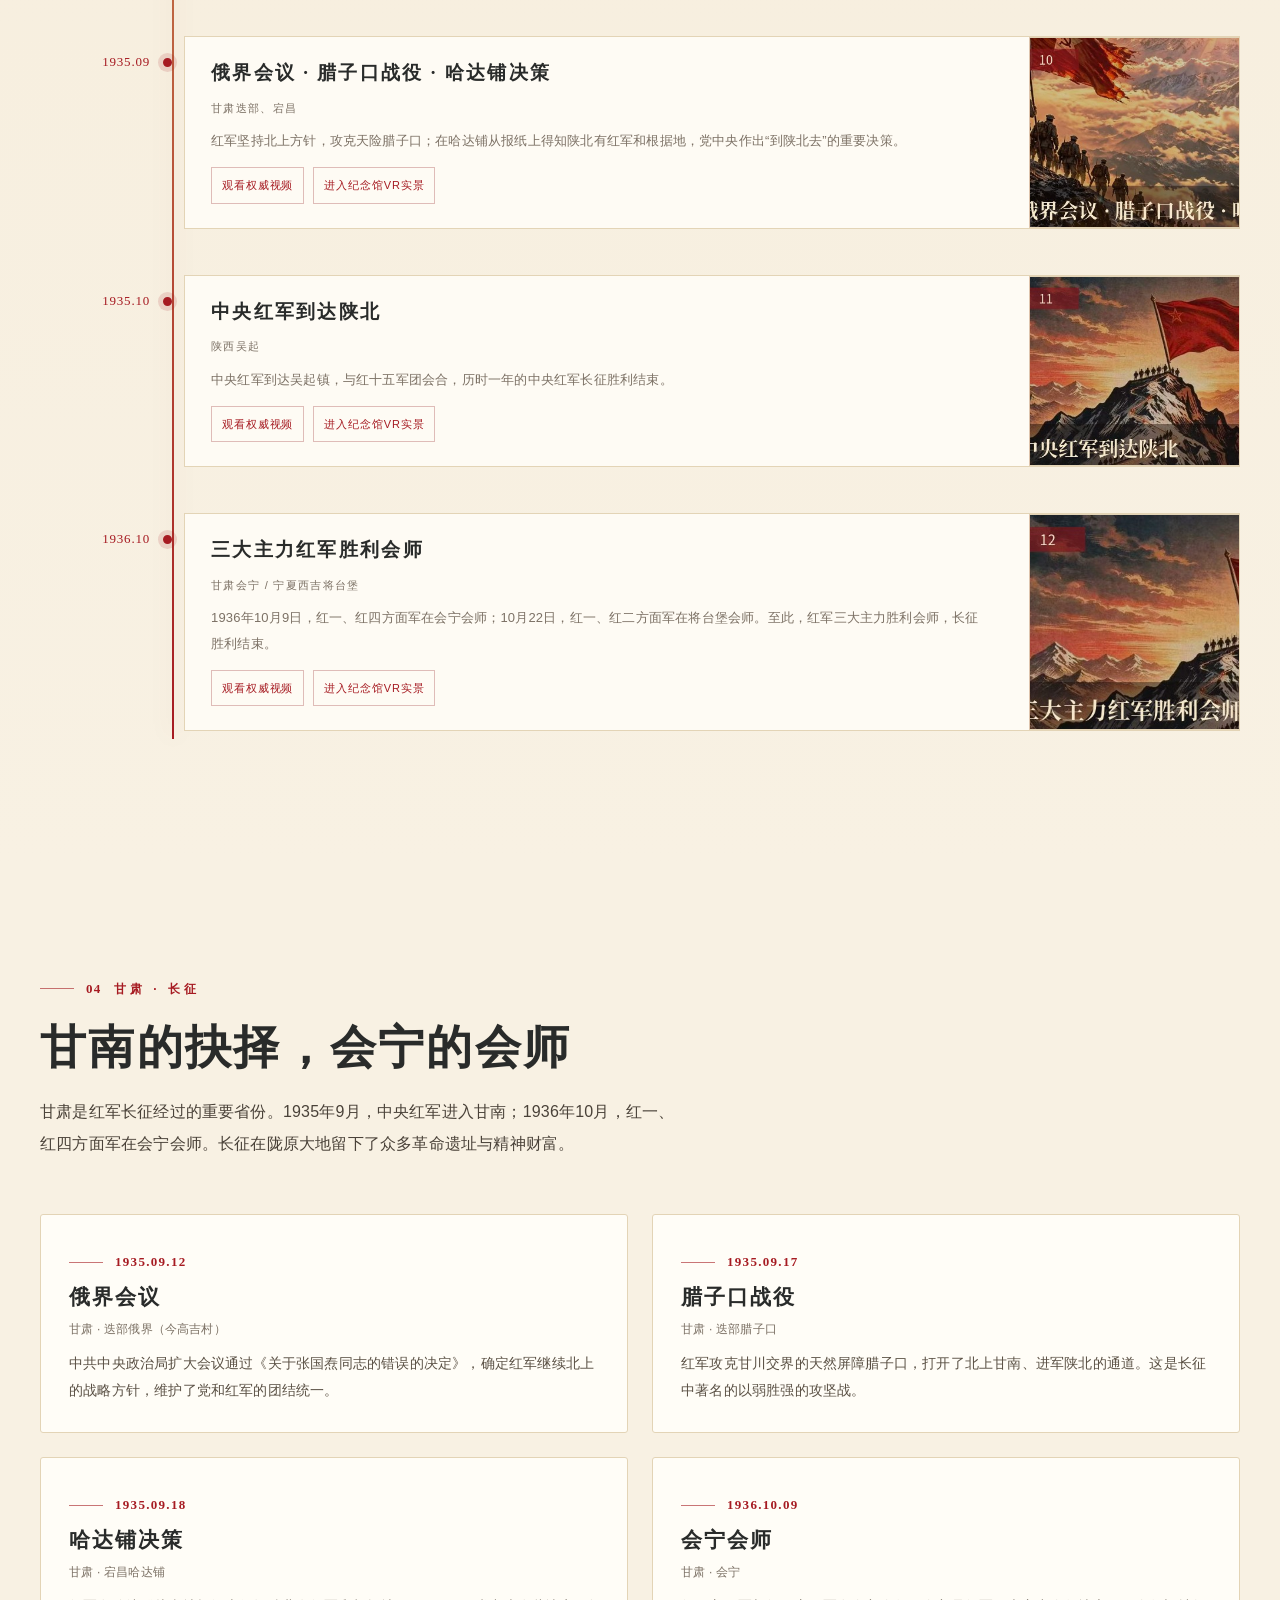
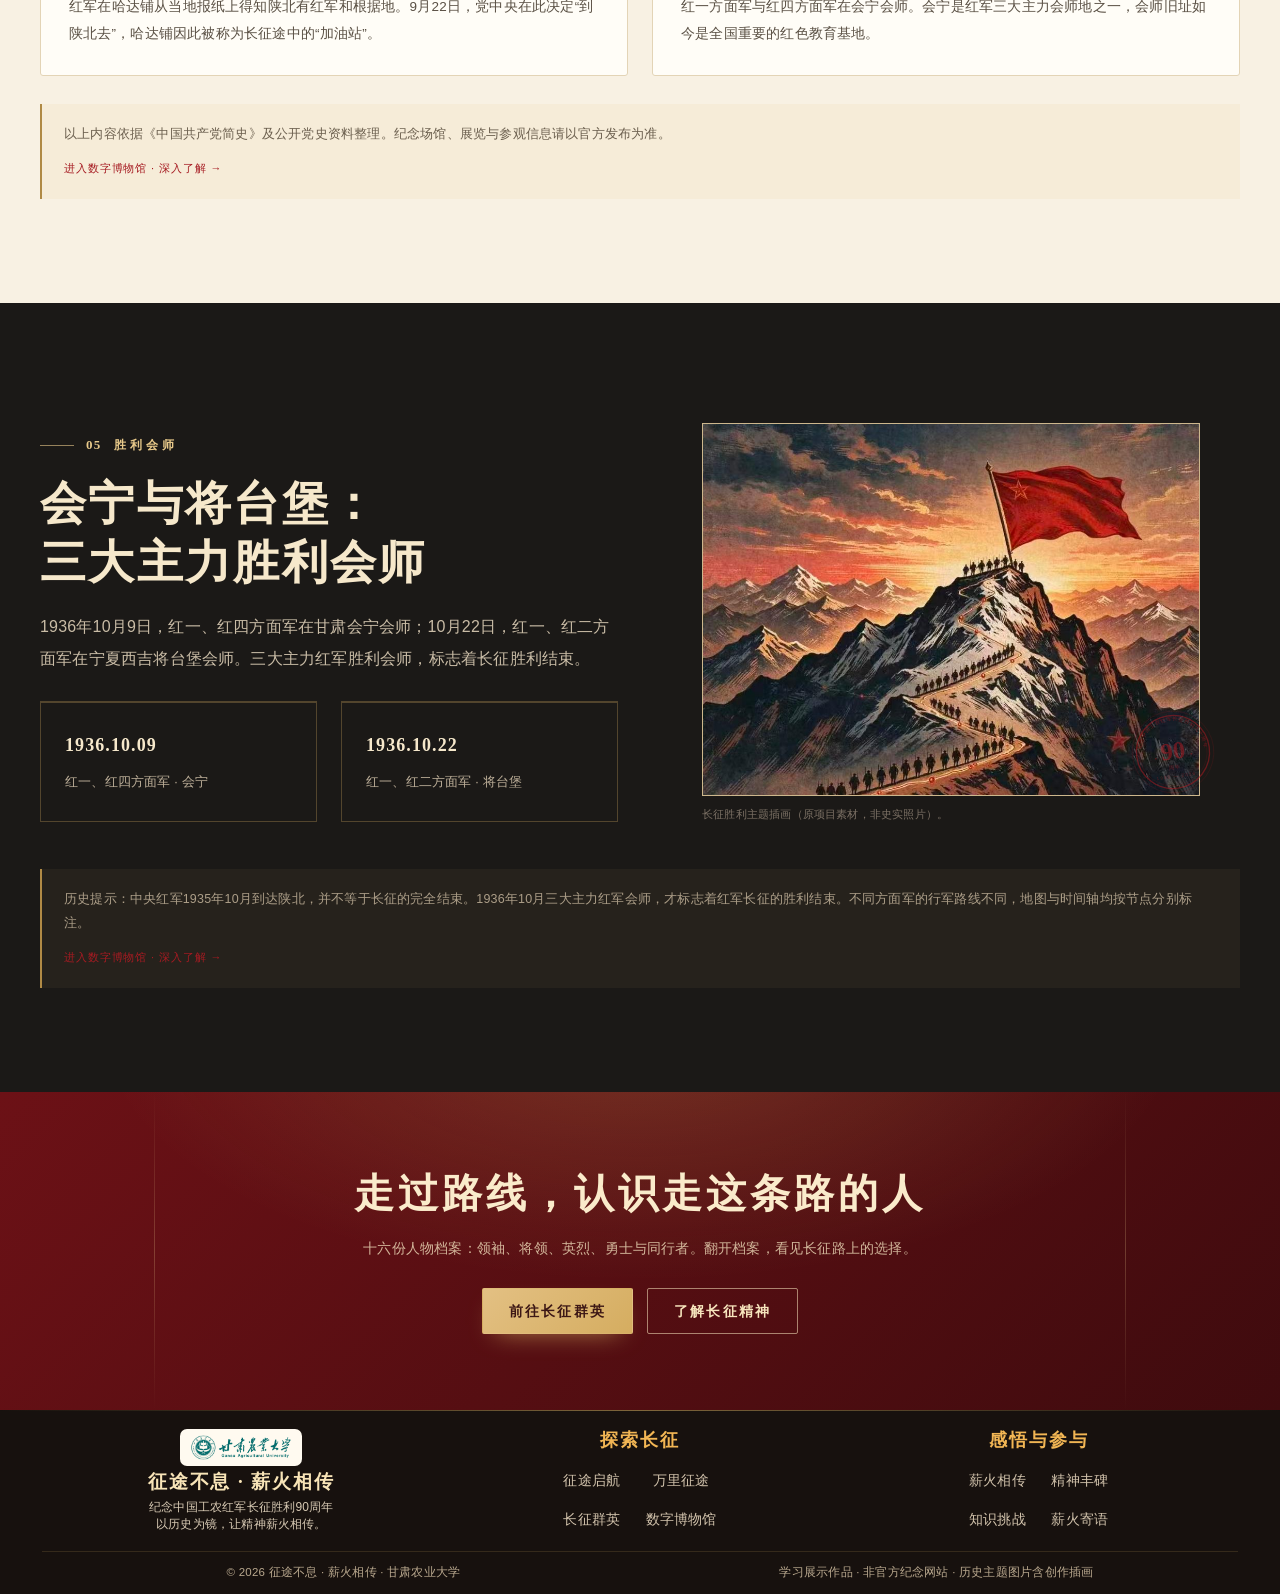
<file: about.html>
<!DOCTYPE html>

<html lang="zh-CN">
<head>
<meta charset="utf-8"/>
<meta content="width=device-width, initial-scale=1" name="viewport"/>
<title>万里征途｜重走长征路 · 征途不息</title>
<meta content="从于都到会宁，沿着中央红军长征的十七个关键节点重走长征路：湘江战役、遵义会议、四渡赤水、飞夺泸定桥、翻雪山过草地、腊子口、哈达铺与三大主力会师。" name="description"/>
<meta content="#7C1419" name="theme-color"/>
<link href="assets/images/logo.png" rel="icon"/>
<link href="assets/css/theme-90.css?v=120" rel="stylesheet"/>
<link href="assets/css/pages-90.css?v=120" rel="stylesheet"/>
</head>
<body data-page="route">
<a class="lm-skip" href="#main">跳到主要内容</a>
<header class="lm-header">
<div class="lm-header__inner">
<a aria-label="征途不息·薪火相传 首页" class="lm-brand" href="index.html">
<span class="lm-brand__logo"><img alt="甘肃农业大学标识" src="assets/images/logo.png"/></span>
<span class="lm-brand__text">
<span class="lm-brand__name">征途不息</span>
<span class="lm-brand__sub">LONG MARCH · 1936—2026</span>
</span>
</a>
<nav aria-label="主导航" class="lm-nav" id="lmNav">
<ul>
<li><a data-nav="home" href="index.html">征途启航</a></li>
<li><a data-nav="route" href="about.html">万里征途</a></li>
<li><a data-nav="figures" href="activity copy.html">长征群英</a></li>
<li><a data-nav="legacy" href="activity.html">薪火相传</a></li>
<li><a data-nav="spirit" href="sense.html">精神丰碑</a></li>
<li><a data-nav="quiz" href="quiz.html">知识挑战</a></li>
<li><a data-nav="message" href="contact.html">薪火寄语</a></li>
</ul>
</nav>
<div class="lm-header__end">
<span class="lm-header__seal" data-emblem=""></span>
<button aria-controls="lmNav" aria-expanded="false" aria-label="打开导航菜单" class="lm-burger" type="button">
<span></span><span></span><span></span>
</button>
</div>
</div>
</header>
<main id="main">
<!-- ==================== 页头 ==================== -->
<section class="lm-pagehero">
<div class="lm-pagehero__bg">
<img alt="长征雪山主题插画" fetchpriority="high" src="assets/images/h1.jpg"/>
</div>
<div class="lm-pagehero__veil"></div>
<div class="lm-pagehero__inner">
<nav aria-label="面包屑" class="lm-crumb">
<a href="index.html">征途启航</a><span class="sep">/</span><span>万里征途</span>
</nav>
<p class="lm-pagehero__kicker">CHAPTER 02 · THE LONG MARCH ROUTE</p>
<h1>万里征途</h1>
<p class="lm-pagehero__sub">从于都河畔到会宁城下，十七个节点，两年征途。点击地图上的每一个名字，走进它背后的时间、地点与选择。</p>
<span aria-hidden="true" class="lm-pagehero__chapter">02</span>
</div>
</section>
<!-- ==================== 概览 ==================== -->
<section class="section section--paper section--tight">
<div class="wrap">
<div class="lm-head lm-head--split" data-reveal="">
<div>
<p class="lm-eyebrow"><span class="num">01</span> 长征概览</p>
<h2 class="lm-h2">两年，<em>二万五千里</em></h2>
<p class="lm-lead">1934年10月至1936年10月，红军第一、第二、第四方面军和第二十五军先后进行长征。中央红军历时一年，途经11个省，行程约二万五千里，于1935年10月到达陕北。</p>
</div>
</div>
<div class="lm-figures" data-reveal="">
<div class="lm-figure"><b>二万五千里</b><span>中央红军长征行程</span></div>
<div class="lm-figure"><b>11</b><span>中央红军途经省份</span></div>
<div class="lm-figure"><b>24</b><span>个月（1934.10—1936.10）</span></div>
<div class="lm-figure"><b>3</b><span>支主力红军会师</span></div>
</div>
<div class="lm-subnav" data-reveal="">
<a href="#atlas">互动路线图</a>
<a href="#timeline">历史时间轴</a>
<a href="#gansu">甘肃境内的长征</a>
<a href="#meet">会宁与将台堡</a>
</div>
</div>
</section>
<!-- ==================== 互动地图 ==================== -->
<section class="section section--dark-texture" id="atlas">
<div class="wrap">
<div class="lm-head lm-head--split" data-reveal="">
<div>
<p class="lm-eyebrow"><span class="num">02</span> 重走长征路</p>
<h2 class="lm-h2">点击地图，走进历史现场</h2>
<p class="lm-lead">地图按真实经纬度作示意性投影。实线为中央红军主要行军节点；金色标记为1936年三大主力会师地，未与中央红军路线连成一线。</p>
</div>
</div>
<div class="lm-atlas" data-lm-atlas="" data-reveal="fade">
<div class="lm-atlas__stage">
<div data-lm-map=""></div>
</div>
<aside aria-live="polite" class="lm-atlas__panel" data-atlas-panel=""></aside>
<div class="lm-atlas__bar">
<span class="lm-atlas__hint">点击节点 · 或使用「上一站 / 下一站」</span>
<div class="lm-atlas__progress"><i data-atlas-progress="" style="width:0"></i></div>
<span class="lm-atlas__count" data-atlas-count=""></span>
</div>
</div>
<div aria-label="长征路线节点列表" class="lm-nodes" data-lm-nodes=""></div>

</div>
</section>
<!-- ==================== 时间轴 ==================== -->
<section class="section section--cream" id="timeline">
<div class="wrap">
<div class="lm-head" data-reveal="">
<p class="lm-eyebrow"><span class="num">03</span> 历史主线</p>
<h2 class="lm-h2">1934—1936，长征大事记</h2>
<p class="lm-lead">十二个关键节点，串起从战略转移、伟大转折到胜利会师的历史脉络。</p>
</div>
<div class="lm-timeline">
<article class="lm-tl-item is-key" data-reveal="" id="yudu">
<div class="lm-tl-item__date">1934.10</div>
<div class="lm-tl-item__dot"></div>
<div class="lm-tl-item__card lm-tl-item__card--wide">
<div>
<h3>中央红军开始长征</h3>
<span class="place">江西于都</span>
<p>中央红军主力从中央革命根据地出发，开始战略转移。10月中下旬，红军先后从于都河等渡口渡河，踏上漫漫征途。</p><div class="lm-tl-actions"><a href="https://tv.cctv.com/2025/04/17/VIDEk5hmB4WmwaAZPDJ4ERYk250417.shtml" rel="noopener" target="_blank">观看权威视频</a><a href="museum.html#hall" rel="noopener">进入纪念馆VR实景</a></div>
</div>
<div class="thumb"><img alt="于都长征出发地纪念园（纪念遗址实拍）" data-fallback-src="assets/images/timeline/yudu.jpg" data-history-desc="于都长征出发地纪念园" data-history-photo="https://www.yudu.gov.cn/yudu/tsyd/201710/9ce670015cf241fb9d21d3e694bf1e33/images/37edc7797afc4faca327feac402ba845.jpg" data-history-type="纪念遗址实拍" decoding="async" loading="lazy" src="assets/images/timeline/yudu.jpg"/></div></div>
</article>
<article class="lm-tl-item is-key" data-reveal="" id="xiangjiang">
<div class="lm-tl-item__date">1934.11—12</div>
<div class="lm-tl-item__dot"></div>
<div class="lm-tl-item__card lm-tl-item__card--wide">
<div>
<h3>湘江战役</h3>
<span class="place">广西全州、兴安</span>
<p>红军在湘江两岸与国民党军殊死激战，突破第四道封锁线，付出极其惨重的代价。中央红军由出发时的8.6万余人减至3万余人。</p><div class="lm-tl-actions"><a href="https://tv.cctv.com/2026/10/03/VIDEGcN7St1XEmg2s2QHgYki261003.shtml" rel="noopener" target="_blank">观看权威视频</a><a href="museum.html#hall" rel="noopener">进入纪念馆VR实景</a></div>
</div>
<div class="thumb"><img alt="湘江战役纪念园展厅史照墙（纪念馆展陈照片）" data-fallback-src="assets/images/timeline/xiangjiang.jpg" data-history-desc="湘江战役纪念园展厅史照墙" data-history-photo="https://www.gxjjw.gov.cn/data/images/uploadpic/2024/01/02/353025d1770fa3ee2b5f2d8e5b0f181b.jpg" data-history-type="纪念馆展陈照片" decoding="async" loading="lazy" src="assets/images/timeline/xiangjiang.jpg"/></div></div>
</article>
<article class="lm-tl-item" data-reveal="" id="tongdao">
<div class="lm-tl-item__date">1934.12</div>
<div class="lm-tl-item__dot"></div>
<div class="lm-tl-item__card lm-tl-item__card--wide">
<div>
<h3>通道转兵与黎平、猴场会议</h3>
<span class="place">湖南通道 / 贵州黎平、瓮安</span>
<p>红军放弃北上湘西的原定计划，改向敌人力量薄弱的贵州前进。黎平会议、猴场会议为遵义会议的召开作了重要准备。</p><div class="lm-tl-actions"><a href="https://tv.cctv.com/2026/11/03/VIDEcX4ngzQSW56rU87ySaIs261103.shtml" rel="noopener" target="_blank">观看权威视频</a><a href="museum.html#hall" rel="noopener">进入纪念馆VR实景</a></div>
</div>
<div class="thumb"><img alt="黎平会议纪念馆（纪念馆实拍）" data-fallback-src="assets/images/timeline/tongdao.jpg" data-history-desc="黎平会议纪念馆" data-history-photo="https://gz.people.com.cn/NMediaFile/2026/0702/LOCAL1782987547507CF2BLEMS0E.jpg" data-history-type="纪念馆实拍" decoding="async" loading="lazy" src="assets/images/timeline/tongdao.jpg"/></div></div>
</article>
<article class="lm-tl-item is-key" data-reveal="" id="zunyi">
<div class="lm-tl-item__date">1935.01</div>
<div class="lm-tl-item__dot"></div>
<div class="lm-tl-item__card">
<div>
<h3>遵义会议</h3>
<span class="place">贵州遵义</span>
<p>中共中央政治局扩大会议纠正“左”倾教条主义的军事错误，确立毛泽东在党中央和红军的领导地位，成为中国共产党历史上生死攸关的转折点。</p><div class="lm-tl-actions"><a href="https://tv.cctv.com/2016/10/13/VIDERxkYdaunDySkti93snKp161013.shtml" rel="noopener" target="_blank">观看权威视频</a><a href="museum.html#hall" rel="noopener">进入纪念馆VR实景</a></div>
</div>
<div class="thumb"><img alt="遵义会议会议室旧址（会议旧址照片）" data-fallback-src="assets/images/timeline/zunyi.jpg" data-history-desc="遵义会议会议室旧址" data-history-photo="https://p3.img.cctvpic.com/photoworkspace/contentimg/2021/04/12/2021041211093814281.jpg" data-history-type="会议旧址照片" decoding="async" loading="lazy" src="assets/images/timeline/zunyi.jpg"/></div>
</div>
</article>
<article class="lm-tl-item is-key" data-reveal="" id="chishui">
<div class="lm-tl-item__date">1935.01—03</div>
<div class="lm-tl-item__dot"></div>
<div class="lm-tl-item__card lm-tl-item__card--wide">
<div>
<h3>四渡赤水</h3>
<span class="place">川黔滇交界</span>
<p>红军四次渡过赤水河，声东击西、灵活机动，摆脱了几十万国民党军的围追堵截，被誉为毛泽东军事指挥的“得意之笔”。</p><div class="lm-tl-actions"><a href="https://tv.cctv.com/2018/01/06/VIDEhn5Xl9n5MleHi2Dv2OYr180106.shtml" rel="noopener" target="_blank">观看权威视频</a><a href="museum.html#hall" rel="noopener">进入纪念馆VR实景</a></div>
</div>
<div class="thumb"><img alt="四渡赤水战役路线示意图（历史战役示意图）" data-fallback-src="assets/images/timeline/chishui.jpg" data-history-desc="四渡赤水战役路线示意图" data-history-photo="https://www.gzrd.gov.cn/ztzl/dsxxjyzt/dszdgz/202102/W020221221466460000536.jpg" data-history-type="历史战役示意图" decoding="async" loading="lazy" src="assets/images/timeline/chishui.jpg"/></div></div>
</article>
<article class="lm-tl-item" data-reveal="" id="jinshajiang">
<div class="lm-tl-item__date">1935.05</div>
<div class="lm-tl-item__dot"></div>
<div class="lm-tl-item__card lm-tl-item__card--wide">
<div>
<h3>巧渡金沙江</h3>
<span class="place">云南禄劝皎平渡</span>
<p>红军用7条小船，历时9天9夜渡过金沙江，跳出了几十万国民党军的包围圈。</p><div class="lm-tl-actions"><a href="https://tv.cctv.com/2026/11/04/VIDEUY0hten0XZUb28e6dQEk261104.shtml" rel="noopener" target="_blank">观看权威视频</a><a href="museum.html#hall" rel="noopener">进入纪念馆VR实景</a></div>
</div>
<div class="thumb"><img alt="金沙江皎平渡口遗址（渡口旧址实拍）" data-fallback-src="assets/images/timeline/jinshajiang.jpg" data-history-desc="金沙江皎平渡口遗址" data-history-photo="https://p2.img.cctvpic.com/photoworkspace/contentimg/2023/08/20/2023082009361235162.png" data-history-type="渡口旧址实拍" decoding="async" loading="lazy" src="assets/images/timeline/jinshajiang.jpg"/></div></div>
</article>
<article class="lm-tl-item is-key" data-reveal="" id="luding">
<div class="lm-tl-item__date">1935.05</div>
<div class="lm-tl-item__dot"></div>
<div class="lm-tl-item__card lm-tl-item__card--wide">
<div>
<h3>强渡大渡河 · 飞夺泸定桥</h3>
<span class="place">四川石棉、泸定</span>
<p>17名勇士在安顺场强渡大渡河，22名突击队员冒着火力攀踏铁索夺占泸定桥，为红军北上打开通道。</p><div class="lm-tl-actions"><a href="https://tv.cctv.com/2025/04/17/VIDEk5hmB4WmwaAZPDJ4ERYk250417.shtml" rel="noopener" target="_blank">观看权威视频</a><a href="museum.html#hall" rel="noopener">进入纪念馆VR实景</a></div>
</div>
<div class="thumb"><img alt="泸定桥历史照片（历史影像资料）" data-fallback-src="assets/images/timeline/luding.jpg" data-history-desc="泸定桥历史照片" data-history-photo="https://www.xinhuanet.com/politics/2016-08/23/1119438272_14719531982491n.jpg" data-history-type="历史影像资料" decoding="async" loading="lazy" src="assets/images/timeline/luding.jpg"/></div></div>
</article>
<article class="lm-tl-item" data-reveal="" id="jiajinshan">
<div class="lm-tl-item__date">1935.06</div>
<div class="lm-tl-item__dot"></div>
<div class="lm-tl-item__card lm-tl-item__card--wide">
<div>
<h3>翻越夹金山 · 懋功会师</h3>
<span class="place">四川宝兴、小金</span>
<p>红军翻越长征途中第一座大雪山夹金山，随后红一方面军与红四方面军在懋功地区会师。</p><div class="lm-tl-actions"><a href="https://tv.cctv.com/2026/11/04/VIDEUY0hten0XZUb28e6dQEk261104.shtml" rel="noopener" target="_blank">观看权威视频</a><a href="museum.html#hall" rel="noopener">进入纪念馆VR实景</a></div>
</div>
<div class="thumb"><img alt="红军翻越夹金山主题资料影像（雪山行军资料照片）" data-fallback-src="assets/images/timeline/jiajinshan.jpg" data-history-desc="红军翻越夹金山主题资料影像" data-history-photo="https://n.sinaimg.cn/translate/20161011/uboQ-fxwrhpq6323942.jpg" data-history-type="雪山行军资料照片" decoding="async" loading="lazy" src="assets/images/timeline/jiajinshan.jpg"/></div></div>
</article>
<article class="lm-tl-item is-key" data-reveal="" id="caodi">
<div class="lm-tl-item__date">1935.08</div>
<div class="lm-tl-item__dot"></div>
<div class="lm-tl-item__card">
<div>
<h3>穿越草地</h3>
<span class="place">四川松潘草地</span>
<p>红军进入茫茫水草地，沼泽遍布、气候无常、粮食匮乏，许多战士牺牲在这片人迹罕至的荒原上。</p><div class="lm-tl-actions"><a href="https://tv.cctv.com/2025/04/17/VIDEk5hmB4WmwaAZPDJ4ERYk250417.shtml" rel="noopener" target="_blank">观看权威视频</a><a href="museum.html#hall" rel="noopener">进入纪念馆VR实景</a></div>
</div>
<div class="thumb"><img alt="红军过草地纪念碑（纪念遗址实拍）" data-fallback-src="assets/images/timeline/caodi.jpg" data-history-desc="红军过草地纪念碑" data-history-photo="https://p8.itc.cn/q_70/images03/20230823/f09139c58cf14660ad4712c89f94148f.jpeg" data-history-type="纪念遗址实拍" decoding="async" loading="lazy" src="assets/images/timeline/caodi.jpg"/></div>
</div>
</article>
<article class="lm-tl-item is-key" data-reveal="" id="lazikou">
<div class="lm-tl-item__date">1935.09</div>
<div class="lm-tl-item__dot"></div>
<div class="lm-tl-item__card lm-tl-item__card--wide">
<div>
<h3>俄界会议 · 腊子口战役 · 哈达铺决策</h3>
<span class="place">甘肃迭部、宕昌</span>
<p>红军坚持北上方针，攻克天险腊子口；在哈达铺从报纸上得知陕北有红军和根据地，党中央作出“到陕北去”的重要决策。</p><div class="lm-tl-actions"><a href="https://tv.cctv.com/2025/04/17/VIDEk5hmB4WmwaAZPDJ4ERYk250417.shtml" rel="noopener" target="_blank">观看权威视频</a><a href="museum.html#hall" rel="noopener">进入纪念馆VR实景</a></div>
</div>
<div class="thumb"><img alt="俄界会议纪念地（会议纪念地实拍）" data-fallback-src="assets/images/timeline/lazikou.jpg" data-history-desc="俄界会议纪念地" data-history-photo="https://imagepphcloud.thepaper.cn/pph/image/138/648/529.jpg" data-history-type="会议纪念地实拍" decoding="async" loading="lazy" src="assets/images/timeline/lazikou.jpg"/></div></div>
</article>
<article class="lm-tl-item is-key" data-reveal="" id="wuqi">
<div class="lm-tl-item__date">1935.10</div>
<div class="lm-tl-item__dot"></div>
<div class="lm-tl-item__card lm-tl-item__card--wide">
<div>
<h3>中央红军到达陕北</h3>
<span class="place">陕西吴起</span>
<p>中央红军到达吴起镇，与红十五军团会合，历时一年的中央红军长征胜利结束。</p><div class="lm-tl-actions"><a href="https://tv.cctv.com/2025/04/17/VIDEk5hmB4WmwaAZPDJ4ERYk250417.shtml" rel="noopener" target="_blank">观看权威视频</a><a href="museum.html#hall" rel="noopener">进入纪念馆VR实景</a></div>
</div>
<div class="thumb"><img alt="吴起镇中央红军长征胜利纪念园（胜利纪念园实拍）" data-fallback-src="assets/images/timeline/wuqi.jpg" data-history-desc="吴起镇中央红军长征胜利纪念园" data-history-photo="https://n.sinaimg.cn/sinacn10116/69/w1024h645/20191109/ed94-iieqapt0400321.jpg" data-history-type="胜利纪念园实拍" decoding="async" loading="lazy" src="assets/images/timeline/wuqi.jpg"/></div></div>
</article>
<article class="lm-tl-item is-key" data-reveal="" id="huining">
<div class="lm-tl-item__date">1936.10</div>
<div class="lm-tl-item__dot"></div>
<div class="lm-tl-item__card">
<div>
<h3>三大主力红军胜利会师</h3>
<span class="place">甘肃会宁 / 宁夏西吉将台堡</span>
<p>1936年10月9日，红一、红四方面军在会宁会师；10月22日，红一、红二方面军在将台堡会师。至此，红军三大主力胜利会师，长征胜利结束。</p><div class="lm-tl-actions"><a href="https://tv.cctv.com/2025/04/17/VIDEk5hmB4WmwaAZPDJ4ERYk250417.shtml" rel="noopener" target="_blank">观看权威视频</a><a href="museum.html#hall" rel="noopener">进入纪念馆VR实景</a></div>
</div>
<div class="thumb"><img alt="会宁红军会师门（会师旧址实拍）" data-fallback-src="assets/images/timeline/huining.jpg" data-history-desc="会宁红军会师门" data-history-photo="https://xww.bucea.edu.cn/images/2023-08/65c05067f08848adba3dfeb23b420437.jpeg" data-history-type="会师旧址实拍" decoding="async" loading="lazy" src="assets/images/timeline/huining.jpg"/></div>
</div>
</article>
</div>
</div>
</section>
<!-- ==================== 甘肃段 ==================== -->
<section class="section section--paper" id="gansu">
<div class="wrap">
<div class="lm-head lm-head--split" data-reveal="">
<div>
<p class="lm-eyebrow"><span class="num">04</span> 甘肃 · 长征</p>
<h2 class="lm-h2">甘南的抉择，会宁的会师</h2>
<p class="lm-lead">甘肃是红军长征经过的重要省份。1935年9月，中央红军进入甘南；1936年10月，红一、红四方面军在会宁会师。长征在陇原大地留下了众多革命遗址与精神财富。</p>
</div>
</div>
<div class="grid grid--2">
<article class="lm-card" data-reveal="">
<p class="lm-eyebrow" style="margin-bottom:10px"><span class="num">1935.09.12</span></p>
<h3 style="font-size:21px;letter-spacing:.1em">俄界会议</h3>
<p class="muted" style="font-size:12px;margin:6px 0 10px">甘肃 · 迭部俄界（今高吉村）</p>
<p style="font-size:13.5px;line-height:2;color:#5A5044">中共中央政治局扩大会议通过《关于张国焘同志的错误的决定》，确定红军继续北上的战略方针，维护了党和红军的团结统一。</p>
</article>
<article class="lm-card" data-reveal="" style="--d:80ms">
<p class="lm-eyebrow" style="margin-bottom:10px"><span class="num">1935.09.17</span></p>
<h3 style="font-size:21px;letter-spacing:.1em">腊子口战役</h3>
<p class="muted" style="font-size:12px;margin:6px 0 10px">甘肃 · 迭部腊子口</p>
<p style="font-size:13.5px;line-height:2;color:#5A5044">红军攻克甘川交界的天然屏障腊子口，打开了北上甘南、进军陕北的通道。这是长征中著名的以弱胜强的攻坚战。</p>
</article>
<article class="lm-card" data-reveal="" style="--d:160ms">
<p class="lm-eyebrow" style="margin-bottom:10px"><span class="num">1935.09.18</span></p>
<h3 style="font-size:21px;letter-spacing:.1em">哈达铺决策</h3>
<p class="muted" style="font-size:12px;margin:6px 0 10px">甘肃 · 宕昌哈达铺</p>
<p style="font-size:13.5px;line-height:2;color:#5A5044">红军在哈达铺从当地报纸上得知陕北有红军和根据地。9月22日，党中央在此决定“到陕北去”，哈达铺因此被称为长征途中的“加油站”。</p>
</article>
<article class="lm-card" data-reveal="" style="--d:240ms">
<p class="lm-eyebrow" style="margin-bottom:10px"><span class="num">1936.10.09</span></p>
<h3 style="font-size:21px;letter-spacing:.1em">会宁会师</h3>
<p class="muted" style="font-size:12px;margin:6px 0 10px">甘肃 · 会宁</p>
<p style="font-size:13.5px;line-height:2;color:#5A5044">红一方面军与红四方面军在会宁会师。会宁是红军三大主力会师地之一，会师旧址如今是全国重要的红色教育基地。</p>
</article>
</div>
<p class="lm-note">以上内容依据《中国共产党简史》及公开党史资料整理。纪念场馆、展览与参观信息请以官方发布为准。</p>
</div>
</section>
<!-- ==================== 会师说明 ==================== -->
<section class="section section--ink" id="meet">
<div class="wrap">
<div class="lm-split">
<div data-reveal="">
<p class="lm-eyebrow"><span class="num">05</span> 胜利会师</p>
<h2 class="lm-h2">会宁与将台堡：<br/>三大主力胜利会师</h2>
<p class="lm-lead">1936年10月9日，红一、红四方面军在甘肃会宁会师；10月22日，红一、红二方面军在宁夏西吉将台堡会师。三大主力红军胜利会师，标志着长征胜利结束。</p>
<div class="lm-facts-row" style="margin-top:26px;grid-template-columns:1fr 1fr">
<div class="lm-fact" style="background:transparent;border-color:rgba(213,173,96,.3)">
<b style="color:#F6E8CB">1936.10.09</b>
<p style="color:#BDAF99">红一、红四方面军 · 会宁</p>
</div>
<div class="lm-fact" style="background:transparent;border-color:rgba(213,173,96,.3)">
<b style="color:#F6E8CB">1936.10.22</b>
<p style="color:#BDAF99">红一、红二方面军 · 将台堡</p>
</div>
</div>
</div>
<figure class="lm-split__media" data-reveal="fade">
<img alt="长征胜利主题插画：红旗插上雪山之巅" decoding="async" loading="lazy" src="assets/images/h3.jpg"/>
<figcaption>长征胜利主题插画（原项目素材，非史实照片）。</figcaption>
<div class="seal" data-emblem=""></div>
</figure>
</div>
<p class="lm-note">历史提示：中央红军1935年10月到达陕北，并不等于长征的完全结束。1936年10月三大主力红军会师，才标志着红军长征的胜利结束。不同方面军的行军路线不同，地图与时间轴均按节点分别标注。</p>
</div>
</section>
<!-- ==================== 下一页 ==================== -->
<section class="lm-cta">
<div class="wrap">
<h2>走过路线，认识走这条路的人</h2>
<p>十六份人物档案：领袖、将领、英烈、勇士与同行者。翻开档案，看见长征路上的选择。</p>
<div class="lm-cta__actions">
<a class="lm-btn lm-btn--gold" href="activity copy.html">前往长征群英</a>
<a class="lm-btn lm-btn--ghost" href="sense.html">了解长征精神</a>
</div>
</div>
</section>
</main>
<footer class="lm-footer lm-footer--reframed">
<div class="wrap">
<div class="lm-footer__grid">
<div class="lm-footer__identity"><div class="lm-footer__brand"><img alt="甘肃农业大学标识" src="assets/images/logo.png"/><b>征途不息 · 薪火相传</b></div><p>纪念中国工农红军长征胜利90周年<br/>以历史为镜，让精神薪火相传。</p></div>
<div class="lm-footer__paths"><h4>探索长征</h4><ul><li><a href="index.html">征途启航</a></li><li><a href="about.html">万里征途</a></li><li><a href="activity copy.html">长征群英</a></li><li><a href="museum.html">数字博物馆</a></li></ul></div>
<div class="lm-footer__paths"><h4>感悟与参与</h4><ul><li><a href="activity.html">薪火相传</a></li><li><a href="sense.html">精神丰碑</a></li><li><a href="quiz.html">知识挑战</a></li><li><a href="contact.html">薪火寄语</a></li></ul></div>
</div>
<div class="lm-footer__bottom"><span>© <span data-year="">2026</span> 征途不息 · 薪火相传 · 甘肃农业大学</span><span>学习展示作品 · 非官方纪念网站 · 历史主题图片含创作插画</span></div>
</div>
</footer>
<button aria-label="返回顶部" class="lm-top" type="button">
<svg aria-hidden="true" fill="none" stroke="currentColor" stroke-width="1.6" viewbox="0 0 24 24"><path d="M12 19V5M6 11l6-6 6 6"></path></svg>
</button>
<script src="assets/js/data-90.js?v=120"></script>
<script src="assets/data/china-geo.js?v=101"></script>
<script src="assets/js/site-90.js?v=105"></script>
<script src="assets/js/map-90.js?v=120"></script>
<script src="assets/js/figure-target-90.js?v=105"></script>
<script defer="True" src="assets/js/history-photos-90.js?v=120"></script><script type="module" src="https://static.cloudflareinsights.com/beacon.min.js/vce701823e78c4301a35b7e07294d87301792088814092" integrity="sha512-UKNk8GbxkABxKcXYuLkO16EleLGUkcvJWtpSNmExE0Too3ZaFAxTscNWEc1OdAv5/BikHawapSCaiD2XCmp+Bw==" data-cf-beacon='{"version":"2024.11.0","token":"7939e04a4baf43c8b86a560f74aac60e","spa":2}' crossorigin="anonymous"></script>
</body>
</html>
</file>
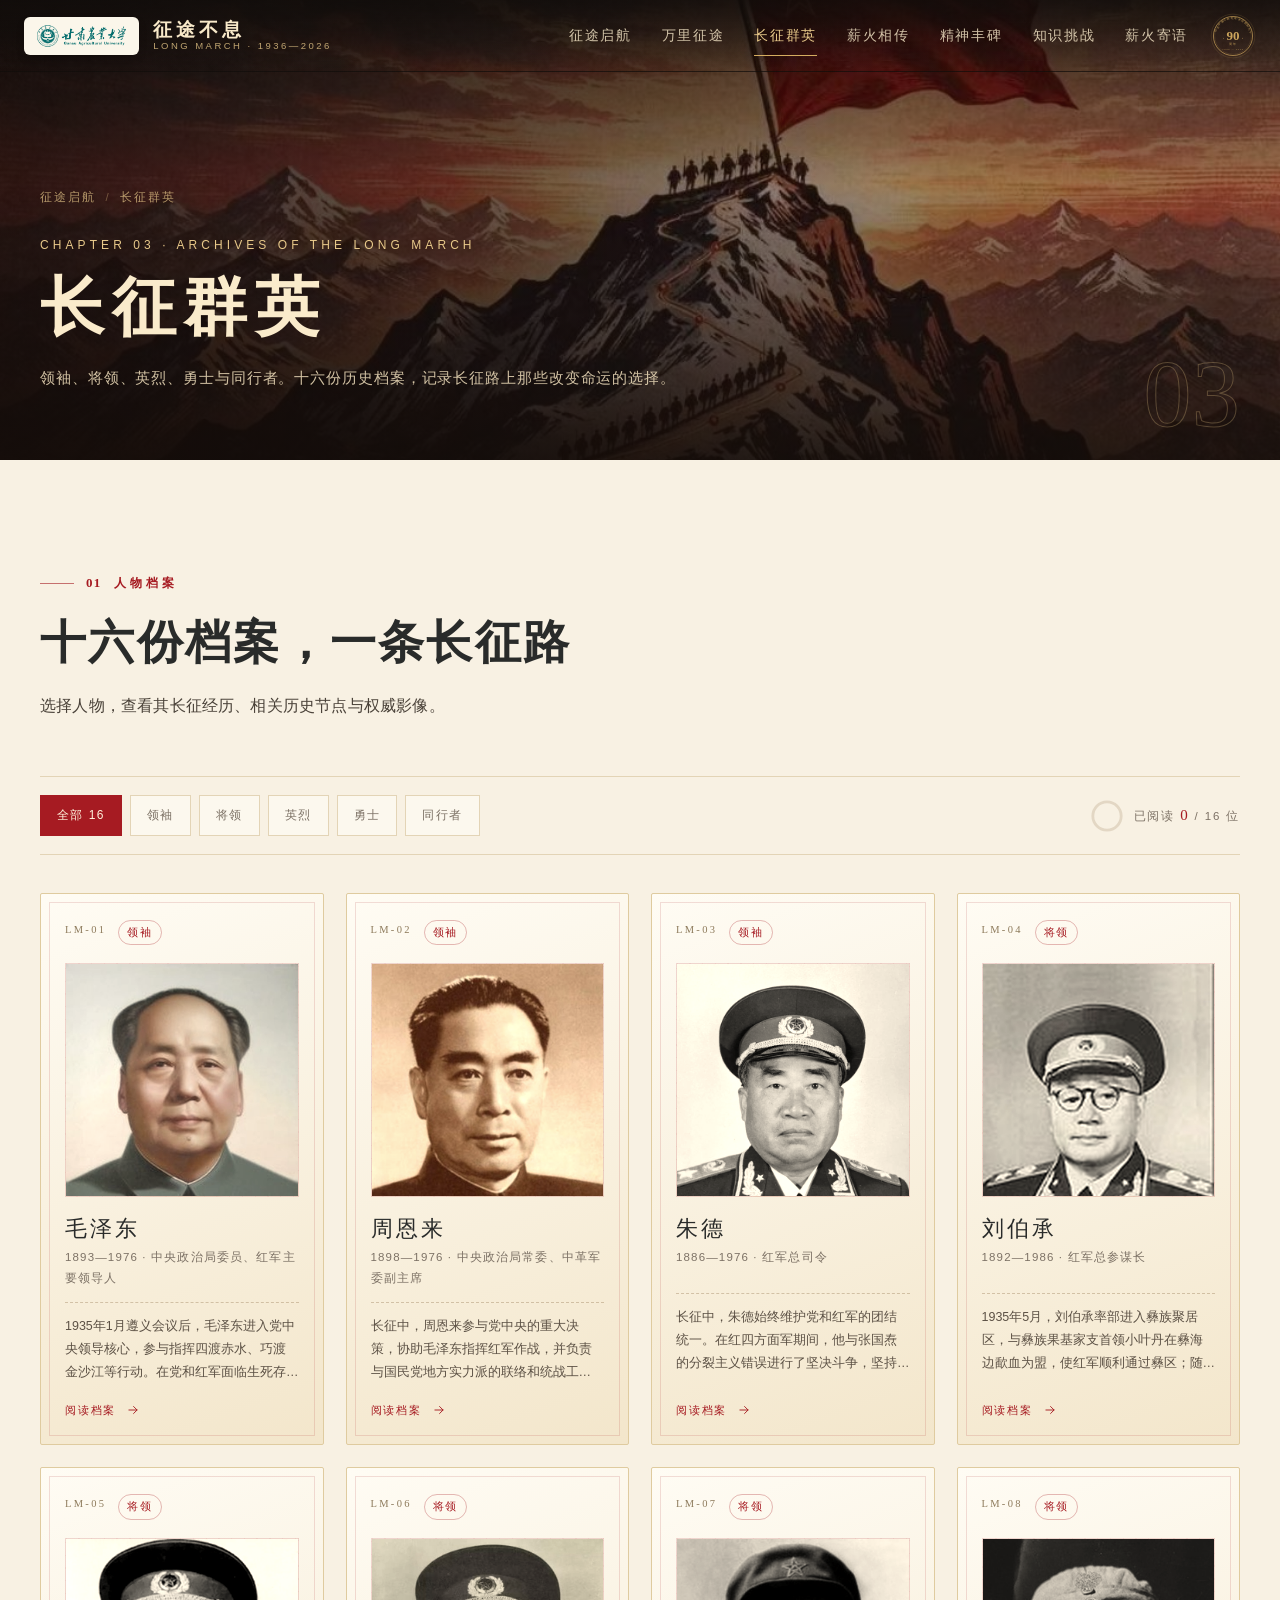
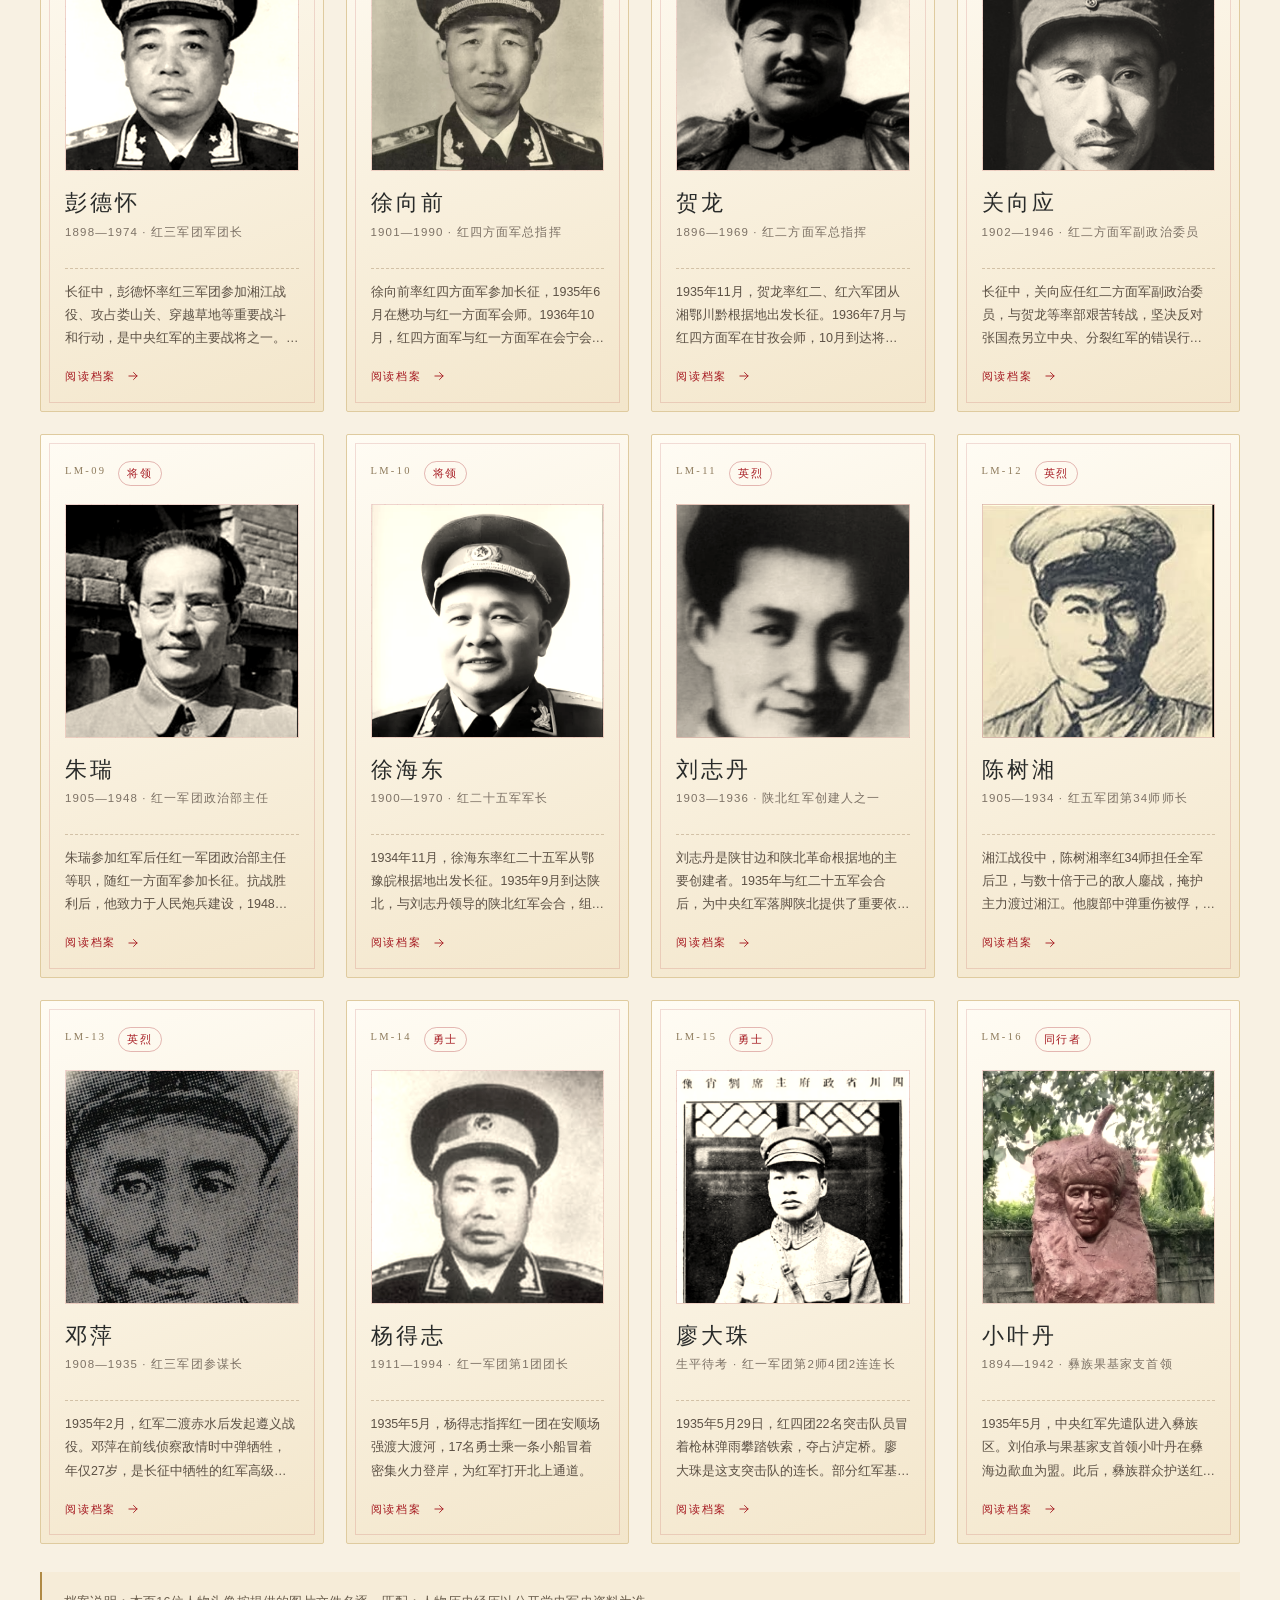
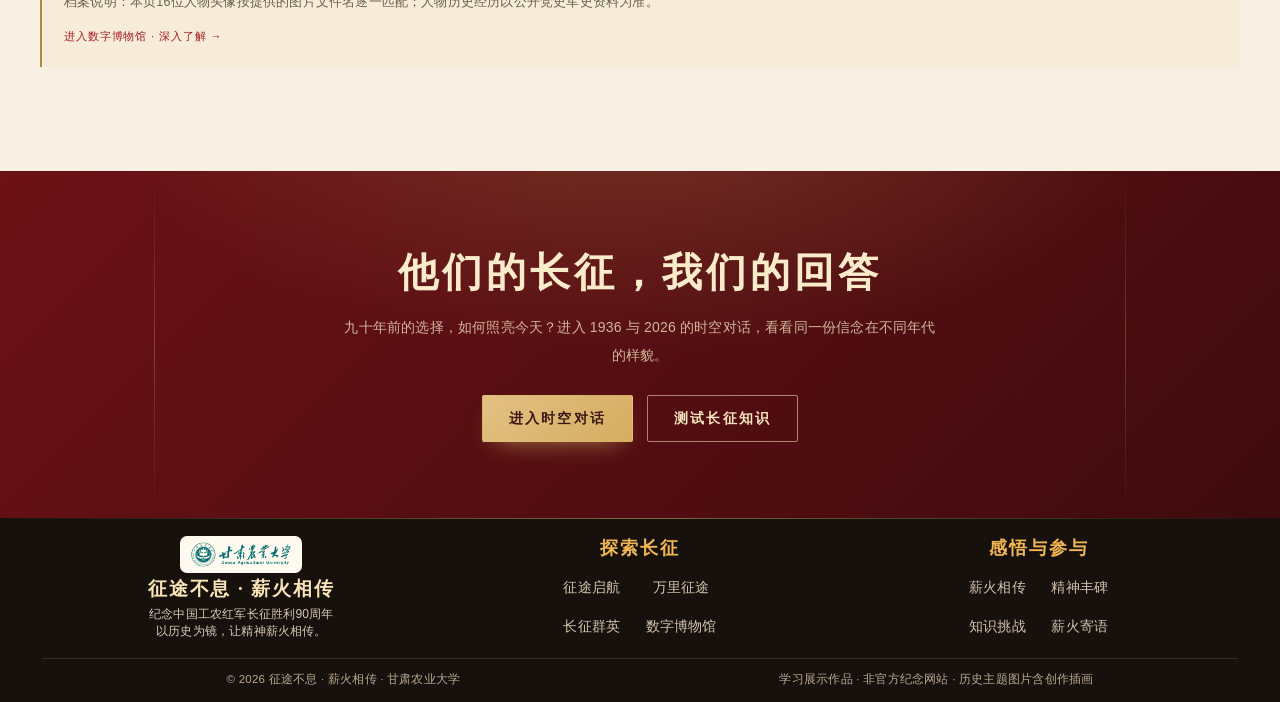
<file: activity copy.html>
<!DOCTYPE html>

<html lang="zh-CN">
<head>
<meta charset="utf-8"/>
<meta content="width=device-width, initial-scale=1" name="viewport"/>
<title>长征群英｜人物档案 · 征途不息</title>
<meta content="十六份长征人物档案：毛泽东、周恩来、朱德、刘伯承、彭德怀、徐向前、贺龙、陈树湘、邓萍、杨得志、徐海东、刘志丹、小叶丹等，记录长征路上的选择与牺牲。" name="description"/>
<meta content="#7C1419" name="theme-color"/>
<link href="assets/images/logo.png" rel="icon"/>
<link href="assets/css/theme-90.css?v=120" rel="stylesheet"/>
<link href="assets/css/pages-90.css?v=120" rel="stylesheet"/>
</head>
<body data-page="figures">
<a class="lm-skip" href="#main">跳到主要内容</a>
<header class="lm-header">
<div class="lm-header__inner">
<a aria-label="征途不息·薪火相传 首页" class="lm-brand" href="index.html">
<span class="lm-brand__logo"><img alt="甘肃农业大学标识" src="assets/images/logo.png"/></span>
<span class="lm-brand__text">
<span class="lm-brand__name">征途不息</span>
<span class="lm-brand__sub">LONG MARCH · 1936—2026</span>
</span>
</a>
<nav aria-label="主导航" class="lm-nav" id="lmNav">
<ul>
<li><a data-nav="home" href="index.html">征途启航</a></li>
<li><a data-nav="route" href="about.html">万里征途</a></li>
<li><a data-nav="figures" href="activity copy.html">长征群英</a></li>
<li><a data-nav="legacy" href="activity.html">薪火相传</a></li>
<li><a data-nav="spirit" href="sense.html">精神丰碑</a></li>
<li><a data-nav="quiz" href="quiz.html">知识挑战</a></li>
<li><a data-nav="message" href="contact.html">薪火寄语</a></li>
</ul>
</nav>
<div class="lm-header__end">
<span class="lm-header__seal" data-emblem=""></span>
<button aria-controls="lmNav" aria-expanded="false" aria-label="打开导航菜单" class="lm-burger" type="button">
<span></span><span></span><span></span>
</button>
</div>
</div>
</header>
<main id="main">
<!-- ==================== 页头 ==================== -->
<section class="lm-pagehero">
<div class="lm-pagehero__bg">
<img alt="长征胜利主题插画：红旗插上雪山之巅" src="assets/images/h3.jpg"/>
</div>
<div class="lm-pagehero__veil"></div>
<div class="lm-pagehero__inner">
<nav aria-label="面包屑" class="lm-crumb">
<a href="index.html">征途启航</a><span class="sep">/</span><span>长征群英</span>
</nav>
<p class="lm-pagehero__kicker">CHAPTER 03 · ARCHIVES OF THE LONG MARCH</p>
<h1>长征群英</h1>
<p class="lm-pagehero__sub">领袖、将领、英烈、勇士与同行者。十六份历史档案，记录长征路上那些改变命运的选择。</p>
<span aria-hidden="true" class="lm-pagehero__chapter">03</span>
</div>
</section>
<!-- ==================== 档案 ==================== -->
<section class="section section--paper" id="archives">
<div class="wrap">
<div class="lm-head lm-head--split" data-reveal="">
<div>
<p class="lm-eyebrow"><span class="num">01</span> 人物档案</p>
<h2 class="lm-h2">十六份档案，一条长征路</h2>
<p class="lm-lead">选择人物，查看其长征经历、相关历史节点与权威影像。</p>
</div>
</div>
<div data-figures="" id="figures">
<div class="lm-filterbar" data-reveal="">
<div aria-label="按人物类型筛选" class="lm-chips" data-figure-filters="" role="group">
<button aria-pressed="true" class="is-active" data-filter="all" type="button">全部 16</button>
<button aria-pressed="false" data-filter="leader" type="button">领袖</button>
<button aria-pressed="false" data-filter="general" type="button">将领</button>
<button aria-pressed="false" data-filter="martyr" type="button">英烈</button>
<button aria-pressed="false" data-filter="brave" type="button">勇士</button>
<button aria-pressed="false" data-filter="ally" type="button">同行者</button>
</div>
<div class="lm-progress-text">
<svg aria-hidden="true" class="lm-progress-ring" viewbox="0 0 36 36">
<circle class="track" cx="18" cy="18" r="15"></circle>
<circle class="bar" cx="18" cy="18" data-fig-ring="" r="15"></circle>
</svg>
<span data-fig-progress="">已阅读 <b>0</b> / 16 位</span>
</div>
</div>
<div class="lm-archives" data-figure-grid=""></div>
</div>
<p class="lm-note">档案说明：本页16位人物头像按提供的图片文件名逐一匹配；人物历史经历以公开党史军史资料为准。</p>
</div>
</section>
<section class="lm-cta">
<div class="wrap">
<h2>他们的长征，我们的回答</h2>
<p>九十年前的选择，如何照亮今天？进入 1936 与 2026 的时空对话，看看同一份信念在不同年代的样貌。</p>
<div class="lm-cta__actions">
<a class="lm-btn lm-btn--gold" href="activity.html">进入时空对话</a>
<a class="lm-btn lm-btn--ghost" href="quiz.html">测试长征知识</a>
</div>
</div>
</section>
</main>
<footer class="lm-footer lm-footer--reframed">
<div class="wrap">
<div class="lm-footer__grid">
<div class="lm-footer__identity"><div class="lm-footer__brand"><img alt="甘肃农业大学标识" src="assets/images/logo.png"/><b>征途不息 · 薪火相传</b></div><p>纪念中国工农红军长征胜利90周年<br/>以历史为镜，让精神薪火相传。</p></div>
<div class="lm-footer__paths"><h4>探索长征</h4><ul><li><a href="index.html">征途启航</a></li><li><a href="about.html">万里征途</a></li><li><a href="activity copy.html">长征群英</a></li><li><a href="museum.html">数字博物馆</a></li></ul></div>
<div class="lm-footer__paths"><h4>感悟与参与</h4><ul><li><a href="activity.html">薪火相传</a></li><li><a href="sense.html">精神丰碑</a></li><li><a href="quiz.html">知识挑战</a></li><li><a href="contact.html">薪火寄语</a></li></ul></div>
</div>
<div class="lm-footer__bottom"><span>© <span data-year="">2026</span> 征途不息 · 薪火相传 · 甘肃农业大学</span><span>学习展示作品 · 非官方纪念网站 · 历史主题图片含创作插画</span></div>
</div>
</footer>
<button aria-label="返回顶部" class="lm-top" type="button">
<svg aria-hidden="true" fill="none" stroke="currentColor" stroke-width="1.6" viewbox="0 0 24 24"><path d="M12 19V5M6 11l6-6 6 6"></path></svg>
</button>
<script src="assets/js/data-90.js?v=116"></script>
<script src="assets/js/site-90.js?v=105"></script>
<script src="assets/js/figures-90.js?v=120"></script>
</body>
</html>
</file>
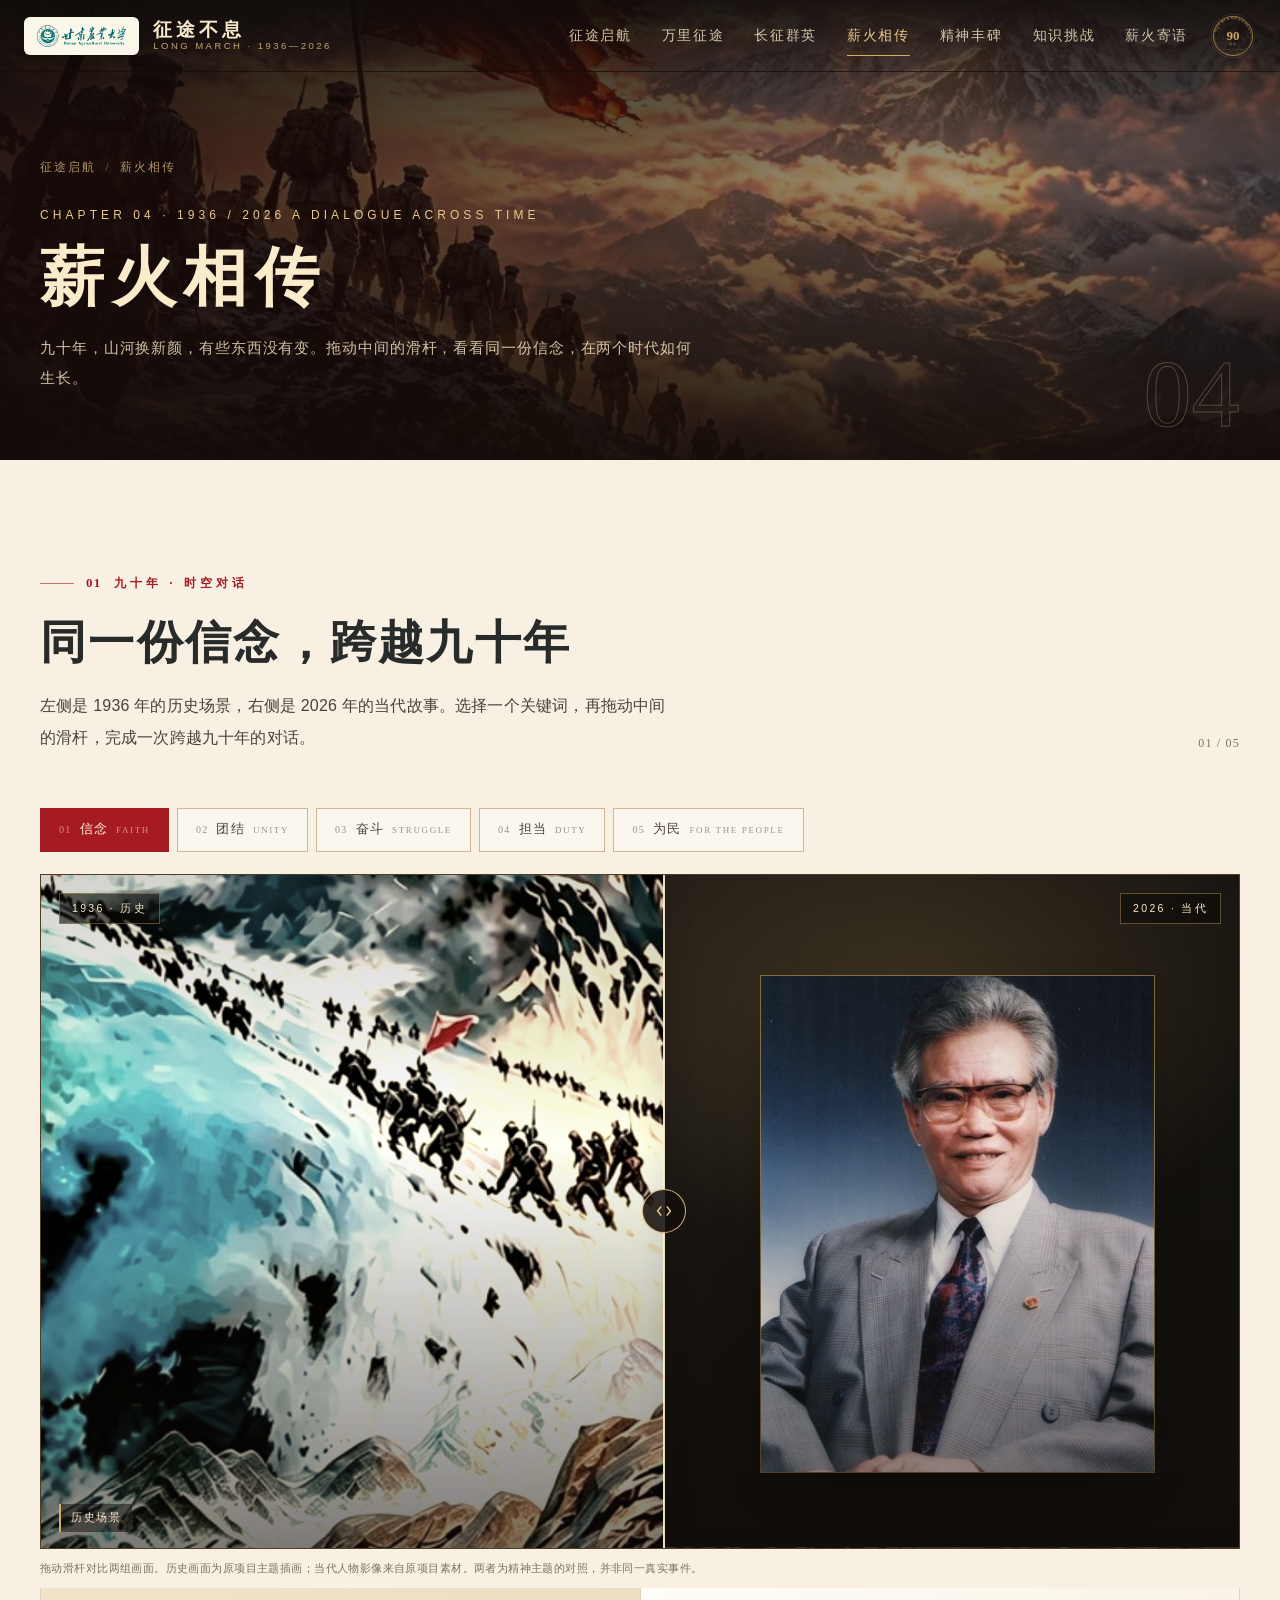
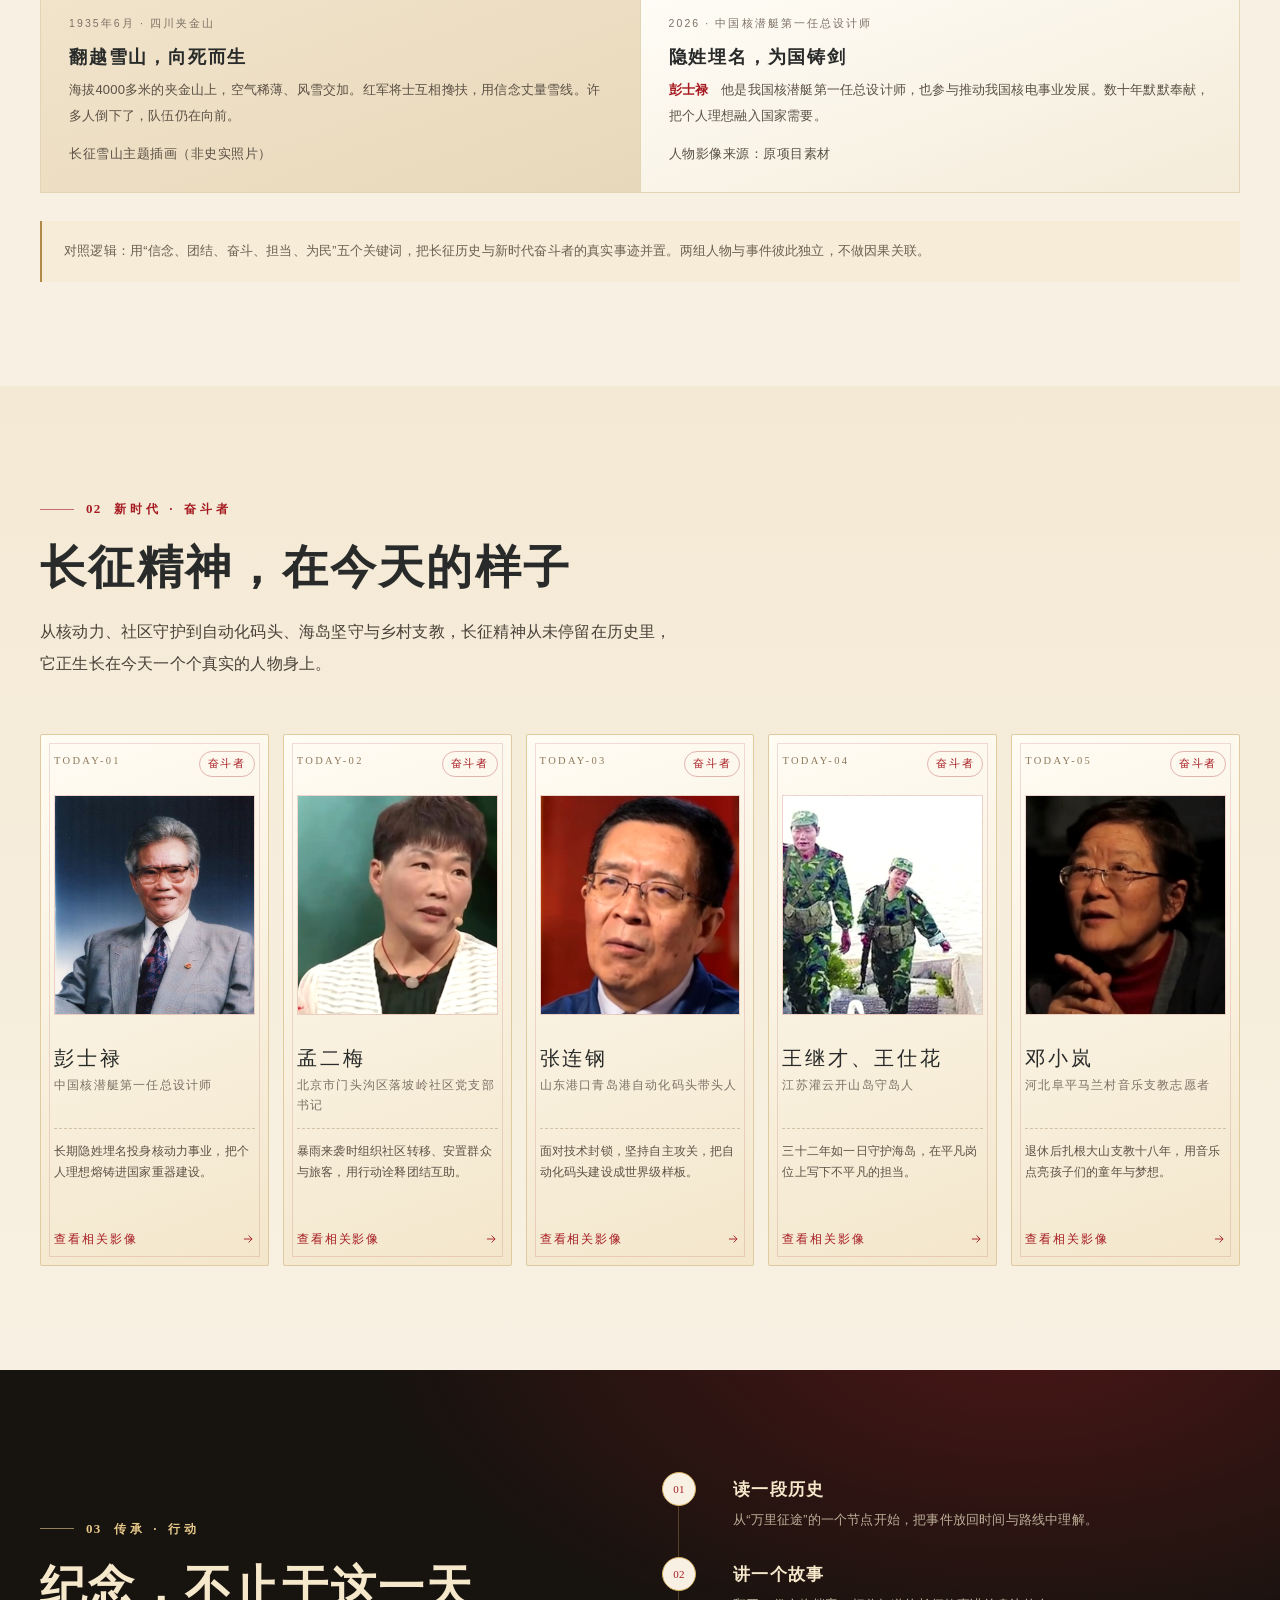
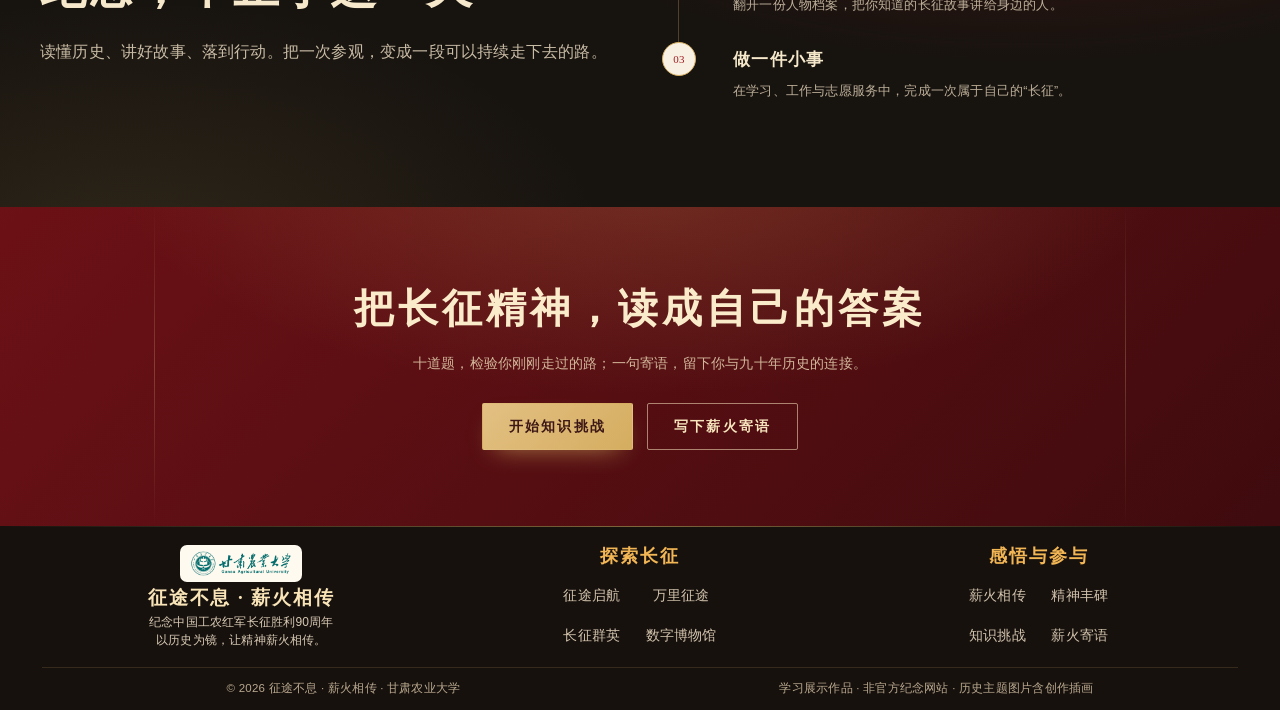
<file: activity.html>
<!DOCTYPE html>

<html lang="zh-CN">
<head>
<meta charset="utf-8"/>
<meta content="width=device-width, initial-scale=1" name="viewport"/>
<title>薪火相传｜1936 / 2026 时空对话 · 征途不息</title>
<meta content="同一份信念，跨越九十年。通过可拖动的历史与当代画面对比，对照长征精神与新时代奋斗者的故事：信念、团结、奋斗、担当、为民。" name="description"/>
<meta content="#7C1419" name="theme-color"/>
<link href="assets/images/logo.png" rel="icon"/>
<link href="assets/css/theme-90.css?v=120" rel="stylesheet"/>
<link href="assets/css/pages-90.css?v=120" rel="stylesheet"/>
</head>
<body data-page="legacy">
<a class="lm-skip" href="#main">跳到主要内容</a>
<header class="lm-header">
<div class="lm-header__inner">
<a aria-label="征途不息·薪火相传 首页" class="lm-brand" href="index.html">
<span class="lm-brand__logo"><img alt="甘肃农业大学标识" src="assets/images/logo.png"/></span>
<span class="lm-brand__text">
<span class="lm-brand__name">征途不息</span>
<span class="lm-brand__sub">LONG MARCH · 1936—2026</span>
</span>
</a>
<nav aria-label="主导航" class="lm-nav" id="lmNav">
<ul>
<li><a data-nav="home" href="index.html">征途启航</a></li>
<li><a data-nav="route" href="about.html">万里征途</a></li>
<li><a data-nav="figures" href="activity copy.html">长征群英</a></li>
<li><a data-nav="legacy" href="activity.html">薪火相传</a></li>
<li><a data-nav="spirit" href="sense.html">精神丰碑</a></li>
<li><a data-nav="quiz" href="quiz.html">知识挑战</a></li>
<li><a data-nav="message" href="contact.html">薪火寄语</a></li>
</ul>
</nav>
<div class="lm-header__end">
<span class="lm-header__seal" data-emblem=""></span>
<button aria-controls="lmNav" aria-expanded="false" aria-label="打开导航菜单" class="lm-burger" type="button">
<span></span><span></span><span></span>
</button>
</div>
</div>
</header>
<main id="main">
<!-- ==================== 页头 ==================== -->
<section class="lm-pagehero">
<div class="lm-pagehero__bg">
<img alt="长征主题插画：红旗与雪山" src="assets/images/h2.jpg" style="object-position:45% 45%"/>
</div>
<div class="lm-pagehero__veil" style="background:linear-gradient(180deg,rgba(15,10,8,.82),rgba(30,10,10,.4) 40%,rgba(20,12,9,.94)),linear-gradient(90deg,rgba(20,10,8,.85),transparent 72%)"></div>
<div class="lm-pagehero__inner">
<nav aria-label="面包屑" class="lm-crumb">
<a href="index.html">征途启航</a><span class="sep">/</span><span>薪火相传</span>
</nav>
<p class="lm-pagehero__kicker">CHAPTER 04 · 1936 / 2026 A DIALOGUE ACROSS TIME</p>
<h1>薪火相传</h1>
<p class="lm-pagehero__sub">九十年，山河换新颜，有些东西没有变。拖动中间的滑杆，看看同一份信念，在两个时代如何生长。</p>
<span aria-hidden="true" class="lm-pagehero__chapter">04</span>
</div>
</section>
<!-- ==================== 时空对话 ==================== -->
<section class="section section--paper" data-story="" id="dialogue">
<div class="wrap">
<div class="lm-head lm-head--split" data-reveal="">
<div>
<p class="lm-eyebrow"><span class="num">01</span> 九十年 · 时空对话</p>
<h2 class="lm-h2">同一份信念，跨越九十年</h2>
<p class="lm-lead">左侧是 1936 年的历史场景，右侧是 2026 年的当代故事。选择一个关键词，再拖动中间的滑杆，完成一次跨越九十年的对话。</p>
</div>
<span class="lm-atlas__count" data-story-index="" style="color:var(--lm-muted)">01 / 05</span>
</div>
<div aria-label="选择对话关键词" class="lm-keywords" data-story-tabs="" role="group"></div>
<div class="lm-compare" data-compare="" style="margin-top:22px">
<div class="lm-compare__layer lm-compare__layer--1936" data-layer-1936=""></div>
<div class="lm-compare__layer lm-compare__layer--2026" data-layer-2026=""></div>
<span class="lm-compare__label lm-compare__label--l">1936 · 历史</span>
<span class="lm-compare__label lm-compare__label--r">2026 · 当代</span>
<input aria-label="拖动对比历史与当代画面" class="lm-compare__range" data-compare-range="" max="100" min="0" type="range" value="52"/>
<div class="lm-compare__handle" data-compare-handle="" style="left:52%"></div>
</div>
<p class="lm-compare__caption">拖动滑杆对比两组画面。历史画面为原项目主题插画；当代人物影像来自原项目素材。两者为精神主题的对照，并非同一真实事件。</p>
<div class="lm-dialogue__body">
<div class="lm-dialogue__cell lm-dialogue__cell--1936" data-cell-1936=""></div>
<div class="lm-dialogue__cell lm-dialogue__cell--2026" data-cell-2026=""></div>
</div>
<p class="lm-note">对照逻辑：用“信念、团结、奋斗、担当、为民”五个关键词，把长征历史与新时代奋斗者的真实事迹并置。两组人物与事件彼此独立，不做因果关联。</p>
</div>
</section>
<!-- ==================== 新时代奋斗者 ==================== -->
<section class="section section--cream" id="people">
<div class="wrap">
<div class="lm-head lm-head--split" data-reveal="">
<div>
<p class="lm-eyebrow"><span class="num">02</span> 新时代 · 奋斗者</p>
<h2 class="lm-h2">长征精神，在今天的样子</h2>
<p class="lm-lead">从核动力、社区守护到自动化码头、海岛坚守与乡村支教，长征精神从未停留在历史里，它正生长在今天一个个真实的人物身上。</p>
</div>
</div>
<div class="lm-archives lm-archives--today" data-people=""></div>
</div>
</section>
<!-- ==================== 传承行动 ==================== -->
<section class="section section--dark-texture" id="action">
<div class="wrap">
<div class="lm-split">
<div data-reveal="">
<p class="lm-eyebrow"><span class="num">03</span> 传承 · 行动</p>
<h2 class="lm-h2">纪念，不止于这一天</h2>
<p class="lm-lead">读懂历史、讲好故事、落到行动。把一次参观，变成一段可以持续走下去的路。</p>
</div>
<div data-reveal="fade">
<ol class="lm-steps-list" style="--lm-line-strong:rgba(213,173,96,.35)">
<li style="border-left-color:rgba(213,173,96,.3)">
<b style="color:#F6E8CB">读一段历史</b>
<p style="color:#BDAF99">从“万里征途”的一个节点开始，把事件放回时间与路线中理解。</p>
</li>
<li style="border-left-color:rgba(213,173,96,.3)">
<b style="color:#F6E8CB">讲一个故事</b>
<p style="color:#BDAF99">翻开一份人物档案，把你知道的长征故事讲给身边的人。</p>
</li>
<li style="border-left-color:transparent">
<b style="color:#F6E8CB">做一件小事</b>
<p style="color:#BDAF99">在学习、工作与志愿服务中，完成一次属于自己的“长征”。</p>
</li>
</ol>
</div>
</div>
</div>
</section>
<section class="lm-cta">
<div class="wrap">
<h2>把长征精神，读成自己的答案</h2>
<p>十道题，检验你刚刚走过的路；一句寄语，留下你与九十年历史的连接。</p>
<div class="lm-cta__actions">
<a class="lm-btn lm-btn--gold" href="quiz.html">开始知识挑战</a>
<a class="lm-btn lm-btn--ghost" href="contact.html">写下薪火寄语</a>
</div>
</div>
</section>
</main>
<footer class="lm-footer lm-footer--reframed">
<div class="wrap">
<div class="lm-footer__grid">
<div class="lm-footer__identity"><div class="lm-footer__brand"><img alt="甘肃农业大学标识" src="assets/images/logo.png"/><b>征途不息 · 薪火相传</b></div><p>纪念中国工农红军长征胜利90周年<br/>以历史为镜，让精神薪火相传。</p></div>
<div class="lm-footer__paths"><h4>探索长征</h4><ul><li><a href="index.html">征途启航</a></li><li><a href="about.html">万里征途</a></li><li><a href="activity copy.html">长征群英</a></li><li><a href="museum.html">数字博物馆</a></li></ul></div>
<div class="lm-footer__paths"><h4>感悟与参与</h4><ul><li><a href="activity.html">薪火相传</a></li><li><a href="sense.html">精神丰碑</a></li><li><a href="quiz.html">知识挑战</a></li><li><a href="contact.html">薪火寄语</a></li></ul></div>
</div>
<div class="lm-footer__bottom"><span>© <span data-year="">2026</span> 征途不息 · 薪火相传 · 甘肃农业大学</span><span>学习展示作品 · 非官方纪念网站 · 历史主题图片含创作插画</span></div>
</div>
</footer>
<button aria-label="返回顶部" class="lm-top" type="button">
<svg aria-hidden="true" fill="none" stroke="currentColor" stroke-width="1.6" viewbox="0 0 24 24"><path d="M12 19V5M6 11l6-6 6 6"></path></svg>
</button>
<script src="assets/js/data-90.js?v=105"></script>
<script src="assets/js/site-90.js?v=105"></script>
<script src="assets/js/story-90.js?v=105"></script>
<script>
        // 新时代奋斗者展示卡
        (function () {
            var host = document.querySelector("[data-people]");
            if (!host || !window.LM90_DATA) return;
            host.innerHTML = LM90_DATA.people.map(function (p, i) {
                return '<a class="lm-archive lm-archive--today" href="' + (p.ext || p.link || '#') + '" target="_blank" rel="noopener" data-reveal style="--d:' + (i % 4) * 70 + 'ms">' +
                    '<span class="lm-archive__top"><span class="lm-archive__no">TODAY-' + String(i + 1).padStart(2, '0') + '</span><span class="lm-archive__tag">奋斗者</span></span>' +
                    '<span class="lm-archive__portrait"><img src="' + p.portrait + '" alt="' + p.name + '人物头像" loading="lazy" decoding="async"></span>' +
                    '<span class="lm-archive__name">' + p.name + '</span>' +
                    '<span class="lm-archive__role">' + p.role + '</span>' +
                    '<span class="lm-archive__line">' + p.text + '</span>' +
                    '<span class="lm-archive__foot"><span>查看相关影像</span><svg viewBox="0 0 24 24" fill="none" stroke="currentColor" stroke-width="1.6" aria-hidden="true"><path d="M5 12h14M13 6l6 6-6 6"/></svg></span>' +
                    '</a>';
            }).join("");
        })();
    </script>
</body>
</html>
</file>
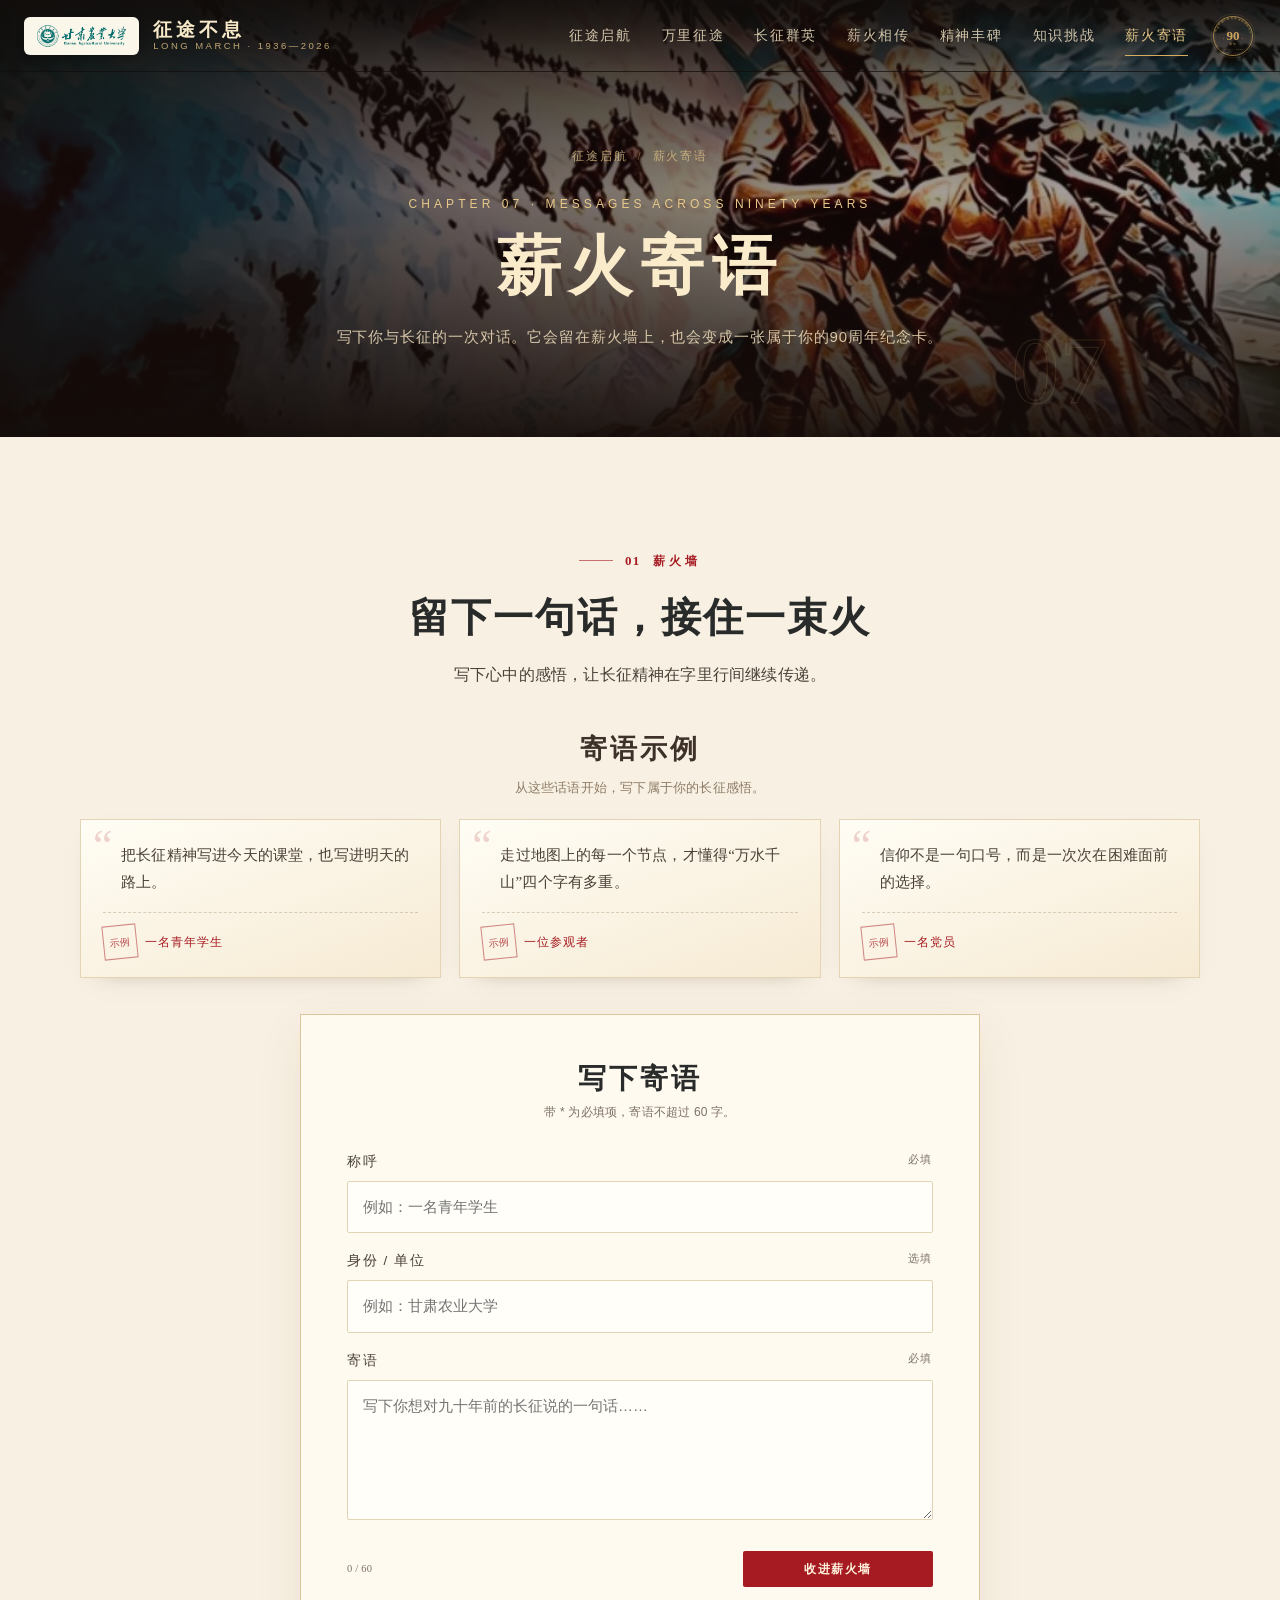
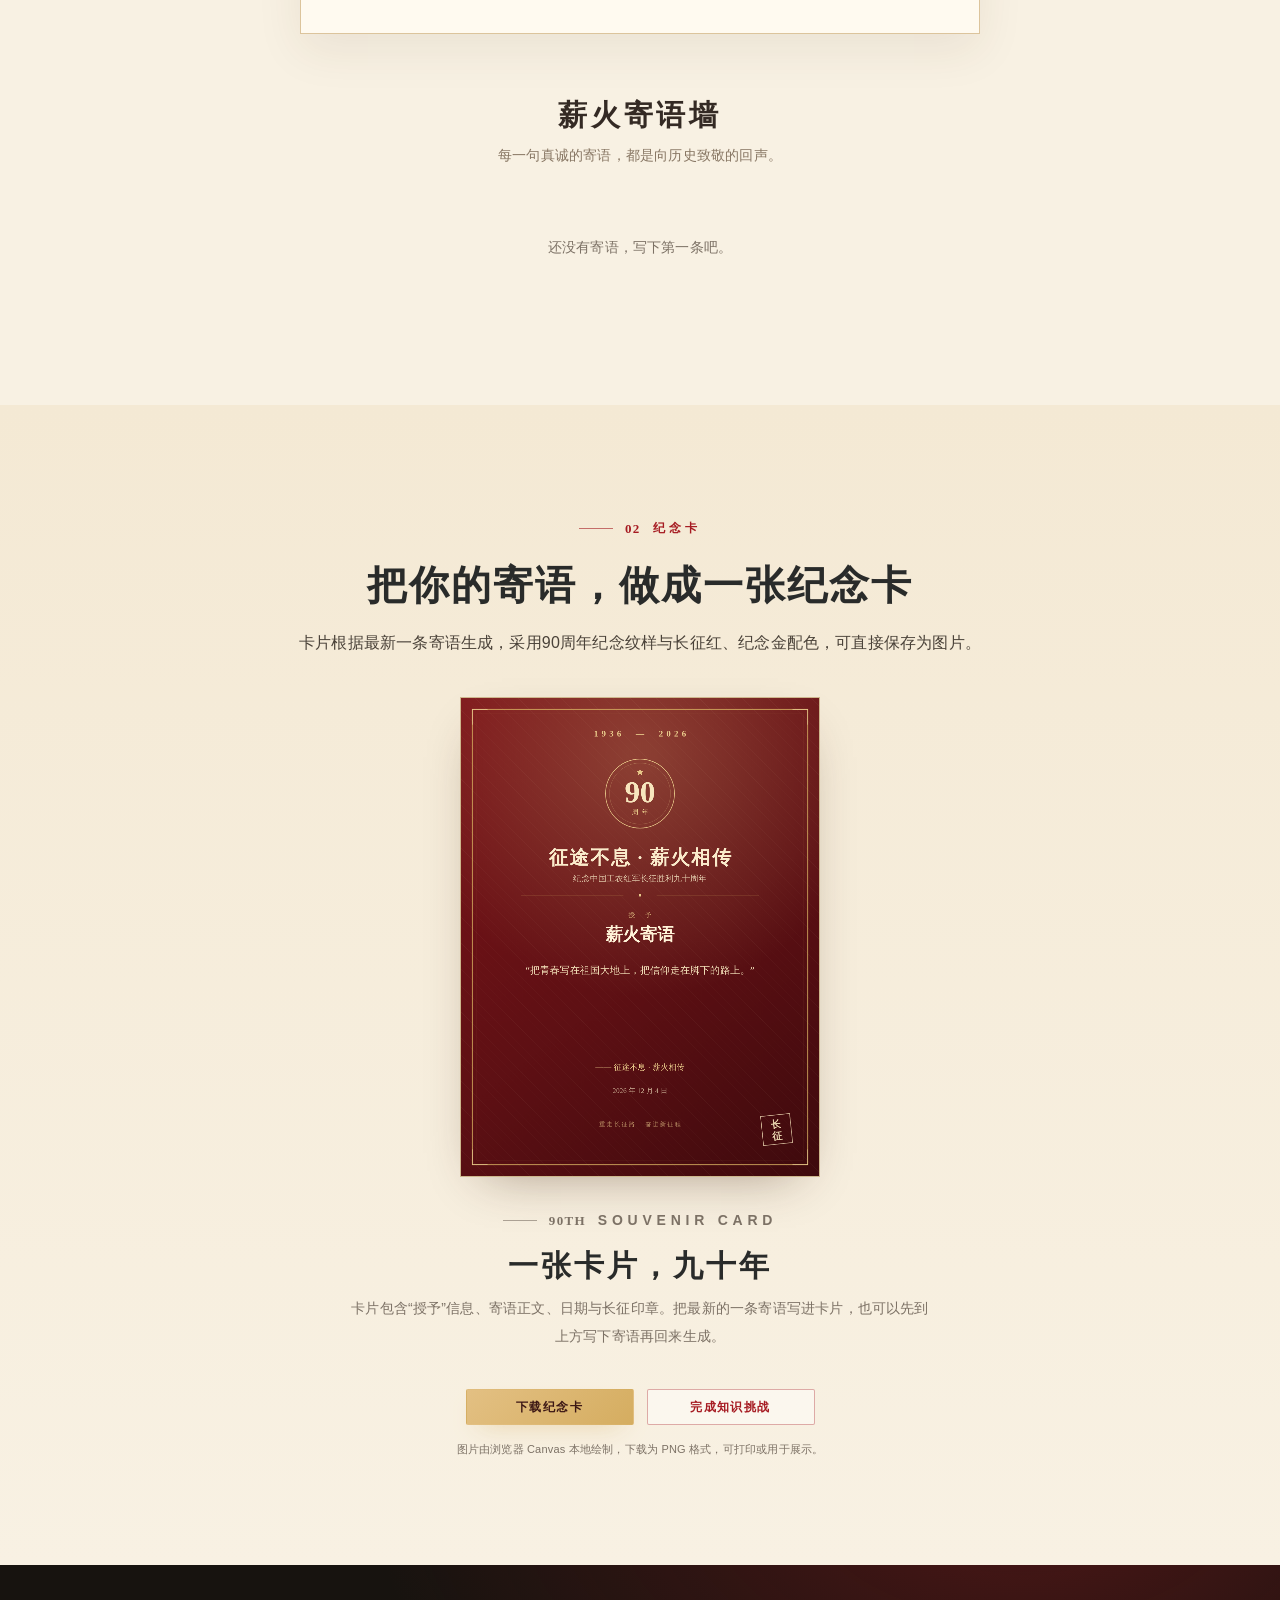
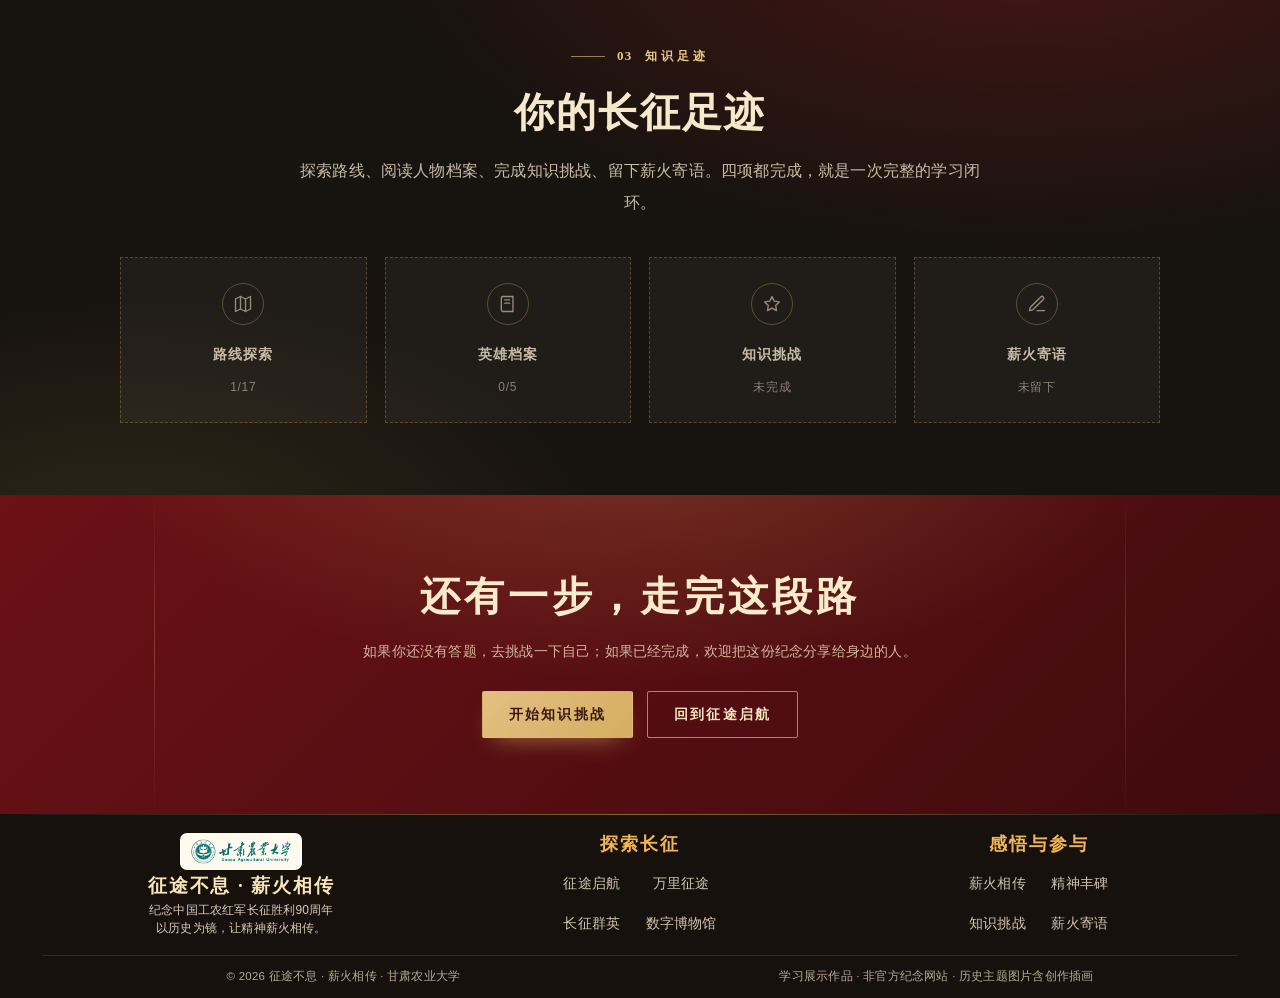
<file: contact.html>
<!DOCTYPE html>

<html lang="zh-CN">
<head>
<meta charset="utf-8"/>
<meta content="width=device-width, initial-scale=1" name="viewport"/>
<title>薪火寄语｜留言与纪念卡 · 征途不息</title>
<meta content="写下你的长征感言，收进薪火寄语墙，并生成一张带有90周年纪念纹样的专属卡片。" name="description"/>
<meta content="#7C1419" name="theme-color"/>
<link href="assets/images/logo.png" rel="icon"/>
<link href="assets/css/theme-90.css?v=120" rel="stylesheet"/>
<link href="assets/css/pages-90.css?v=120" rel="stylesheet"/>
</head>
<body data-page="message">
<a class="lm-skip" href="#main">跳到主要内容</a>
<header class="lm-header">
<div class="lm-header__inner">
<a aria-label="征途不息·薪火相传 首页" class="lm-brand" href="index.html">
<span class="lm-brand__logo"><img alt="甘肃农业大学标识" src="assets/images/logo.png"/></span>
<span class="lm-brand__text">
<span class="lm-brand__name">征途不息</span>
<span class="lm-brand__sub">LONG MARCH · 1936—2026</span>
</span>
</a>
<nav aria-label="主导航" class="lm-nav" id="lmNav">
<ul>
<li><a data-nav="home" href="index.html">征途启航</a></li>
<li><a data-nav="route" href="about.html">万里征途</a></li>
<li><a data-nav="figures" href="activity copy.html">长征群英</a></li>
<li><a data-nav="legacy" href="activity.html">薪火相传</a></li>
<li><a data-nav="spirit" href="sense.html">精神丰碑</a></li>
<li><a data-nav="quiz" href="quiz.html">知识挑战</a></li>
<li><a data-nav="message" href="contact.html">薪火寄语</a></li>
</ul>
</nav>
<div class="lm-header__end">
<span class="lm-header__seal" data-emblem=""></span>
<button aria-controls="lmNav" aria-expanded="false" aria-label="打开导航菜单" class="lm-burger" type="button">
<span></span><span></span><span></span>
</button>
</div>
</div>
</header>
<main id="main">
<!-- ==================== 页头 ==================== -->
<section class="lm-pagehero" style="min-height:420px">
<div class="lm-pagehero__bg">
<img alt="长征雪山主题插画" src="assets/images/h1.jpg" style="object-position:50% 55%"/>
</div>
<div class="lm-pagehero__veil" style="background:linear-gradient(180deg,rgba(15,10,8,.84),rgba(30,10,10,.4) 44%,rgba(20,12,9,.95)),linear-gradient(90deg,rgba(20,10,8,.82),transparent 72%)"></div>
<div class="lm-pagehero__inner lm-message-hero-inner">
<nav aria-label="面包屑" class="lm-crumb">
<a href="index.html">征途启航</a><span class="sep">/</span><span>薪火寄语</span>
</nav>
<p class="lm-pagehero__kicker">CHAPTER 07 · MESSAGES ACROSS NINETY YEARS</p>
<h1>薪火寄语</h1>
<p class="lm-pagehero__sub">写下你与长征的一次对话。它会留在薪火墙上，也会变成一张属于你的90周年纪念卡。</p>
<span aria-hidden="true" class="lm-pagehero__chapter">07</span>
</div>
</section>
<div data-wall="">
<!-- ==================== 寄语墙 ==================== -->
<section class="section section--paper" id="wall">
<div class="wrap">
<div class="lm-head lm-head--message" data-reveal="">
<div>
<p class="lm-eyebrow"><span class="num">01</span> 薪火墙</p>
<h2 class="lm-h2">留下一句话，接住一束火</h2>
<p class="lm-lead">写下心中的感悟，让长征精神在字里行间继续传递。</p>
</div>
</div>
<div class="lm-wall-layout"><section aria-labelledby="lmMessageSamplesTitle" class="lm-message-examples"><div class="lm-message-examples__head"><h3 id="lmMessageSamplesTitle">寄语示例</h3><p>从这些话语开始，写下属于你的长征感悟。</p></div><div class="lm-message-examples__grid" data-wall-samples=""></div></section><form class="lm-form lm-form--message" data-wall-form="" novalidate="">
<h3 class="lm-form__title">写下寄语</h3>
<p class="lm-form__sub">带 * 为必填项，寄语不超过 60 字。</p>
<div class="lm-field">
<label for="wallName">称呼 <span>必填</span></label>
<input autocomplete="nickname" id="wallName" maxlength="12" name="name" placeholder="例如：一名青年学生" required="" type="text"/>
</div>
<div class="lm-field">
<label for="wallIdentity">身份 / 单位 <span>选填</span></label>
<input id="wallIdentity" maxlength="16" name="identity" placeholder="例如：甘肃农业大学" type="text"/>
</div>
<div class="lm-field">
<label for="wallText">寄语 <span>必填</span></label>
<textarea id="wallText" maxlength="60" name="text" placeholder="写下你想对九十年前的长征说的一句话……" required=""></textarea>
</div>
<div class="lm-form__foot">
<span class="lm-form__count" data-wall-count="">0 / 60</span>
<button class="lm-btn lm-btn--red lm-btn--sm" type="submit">收进薪火墙</button>
</div>
</form><div class="lm-message-wall-heading"><h3>薪火寄语墙</h3><p>每一句真诚的寄语，都是向历史致敬的回声。</p></div><div aria-live="polite" class="lm-wall lm-wall--message" data-wall-list=""></div></div>
<p class="lm-wall__empty" data-wall-empty="" hidden="">还没有寄语，写下第一条吧。</p>
</div>
</section>
<!-- ==================== 纪念卡 ==================== -->
<section class="section section--cream" id="card">
<div class="wrap">
<div class="lm-head lm-head--message" data-reveal="">
<p class="lm-eyebrow"><span class="num">02</span> 纪念卡</p>
<h2 class="lm-h2">把你的寄语，做成一张纪念卡</h2>
<p class="lm-lead">卡片根据最新一条寄语生成，采用90周年纪念纹样与长征红、纪念金配色，可直接保存为图片。</p>
</div>
<div class="lm-cardstudio lm-cardstudio--message" data-reveal="">
<div class="lm-cardstudio__preview">
<canvas aria-label="薪火寄语纪念卡预览" data-souvenir-canvas=""></canvas>
</div>
<div class="lm-cardstudio__body">
<p class="lm-eyebrow" style="margin-bottom:12px"><span class="num">90TH</span> SOUVENIR CARD</p>
<h3>一张卡片，九十年</h3>
<p>卡片包含“授予”信息、寄语正文、日期与长征印章。把最新的一条寄语写进卡片，也可以先到上方写下寄语再回来生成。</p>
<div class="lm-cardstudio__actions">
<button class="lm-btn lm-btn--gold lm-btn--sm" data-souvenir-download="" type="button">下载纪念卡</button>
<a class="lm-btn lm-btn--line lm-btn--sm" href="quiz.html">完成知识挑战</a>
</div>
<p class="muted" style="font-size:11px;margin-top:14px">图片由浏览器 Canvas 本地绘制，下载为 PNG 格式，可打印或用于展示。</p>
</div>
</div>
</div>
</section>
<!-- ==================== 知识足迹 ==================== -->
<section class="section section--dark-texture section--tight" id="trail">
<div class="wrap">
<div class="lm-head lm-head--message" data-reveal="">
<p class="lm-eyebrow"><span class="num">03</span> 知识足迹</p>
<h2 class="lm-h2">你的长征足迹</h2>
<p class="lm-lead">探索路线、阅读人物档案、完成知识挑战、留下薪火寄语。四项都完成，就是一次完整的学习闭环。</p>
</div>
<div class="lm-achv lm-achv--message" data-achv="" data-reveal=""></div>
</div>
</section>
</div>
<!-- ==================== 关于本作品 ==================== -->
<section aria-live="polite" class="lm-cta">
<div class="wrap"><div class="lm-cta__state lm-cta__pending" data-achv-pending=""><h2>还有一步，走完这段路</h2><p>如果你还没有答题，去挑战一下自己；如果已经完成，欢迎把这份纪念分享给身边的人。</p><div class="lm-cta__actions"><a class="lm-btn lm-btn--gold" href="quiz.html">开始知识挑战</a><a class="lm-btn lm-btn--ghost" href="index.html">回到征途启航</a></div></div><div class="lm-cta__state lm-cta__completed" data-achv-completed="" hidden=""><div aria-hidden="true" class="lm-cta__award">✦　90　✦</div><h2>恭喜你，完成了属于自己的长征！</h2><p>你已点亮路线探索、英雄档案、知识挑战与薪火寄语四项足迹。愿这一路收获的信念与勇气，继续照亮前行的每一步。</p><div class="lm-cta__award-tag">四项足迹已点亮 · 长征精神同行者</div><div class="lm-cta__actions"><a class="lm-btn lm-btn--gold" href="#card">查看我的纪念卡</a><a class="lm-btn lm-btn--ghost" href="activity copy.html">重温长征群英</a></div></div></div>
</section>
</main>
<footer class="lm-footer lm-footer--reframed">
<div class="wrap">
<div class="lm-footer__grid">
<div class="lm-footer__identity"><div class="lm-footer__brand"><img alt="甘肃农业大学标识" src="assets/images/logo.png"/><b>征途不息 · 薪火相传</b></div><p>纪念中国工农红军长征胜利90周年<br/>以历史为镜，让精神薪火相传。</p></div>
<div class="lm-footer__paths"><h4>探索长征</h4><ul><li><a href="index.html">征途启航</a></li><li><a href="about.html">万里征途</a></li><li><a href="activity copy.html">长征群英</a></li><li><a href="museum.html">数字博物馆</a></li></ul></div>
<div class="lm-footer__paths"><h4>感悟与参与</h4><ul><li><a href="activity.html">薪火相传</a></li><li><a href="sense.html">精神丰碑</a></li><li><a href="quiz.html">知识挑战</a></li><li><a href="contact.html">薪火寄语</a></li></ul></div>
</div>
<div class="lm-footer__bottom"><span>© <span data-year="">2026</span> 征途不息 · 薪火相传 · 甘肃农业大学</span><span>学习展示作品 · 非官方纪念网站 · 历史主题图片含创作插画</span></div>
</div>
</footer>
<button aria-label="返回顶部" class="lm-top" type="button">
<svg aria-hidden="true" fill="none" stroke="currentColor" stroke-width="1.6" viewbox="0 0 24 24"><path d="M12 19V5M6 11l6-6 6 6"></path></svg>
</button>
<script src="assets/js/data-90.js?v=105"></script>
<script src="assets/js/site-90.js?v=105"></script>
<script src="assets/js/souvenir.js?v=111"></script>
</body>
</html>
</file>
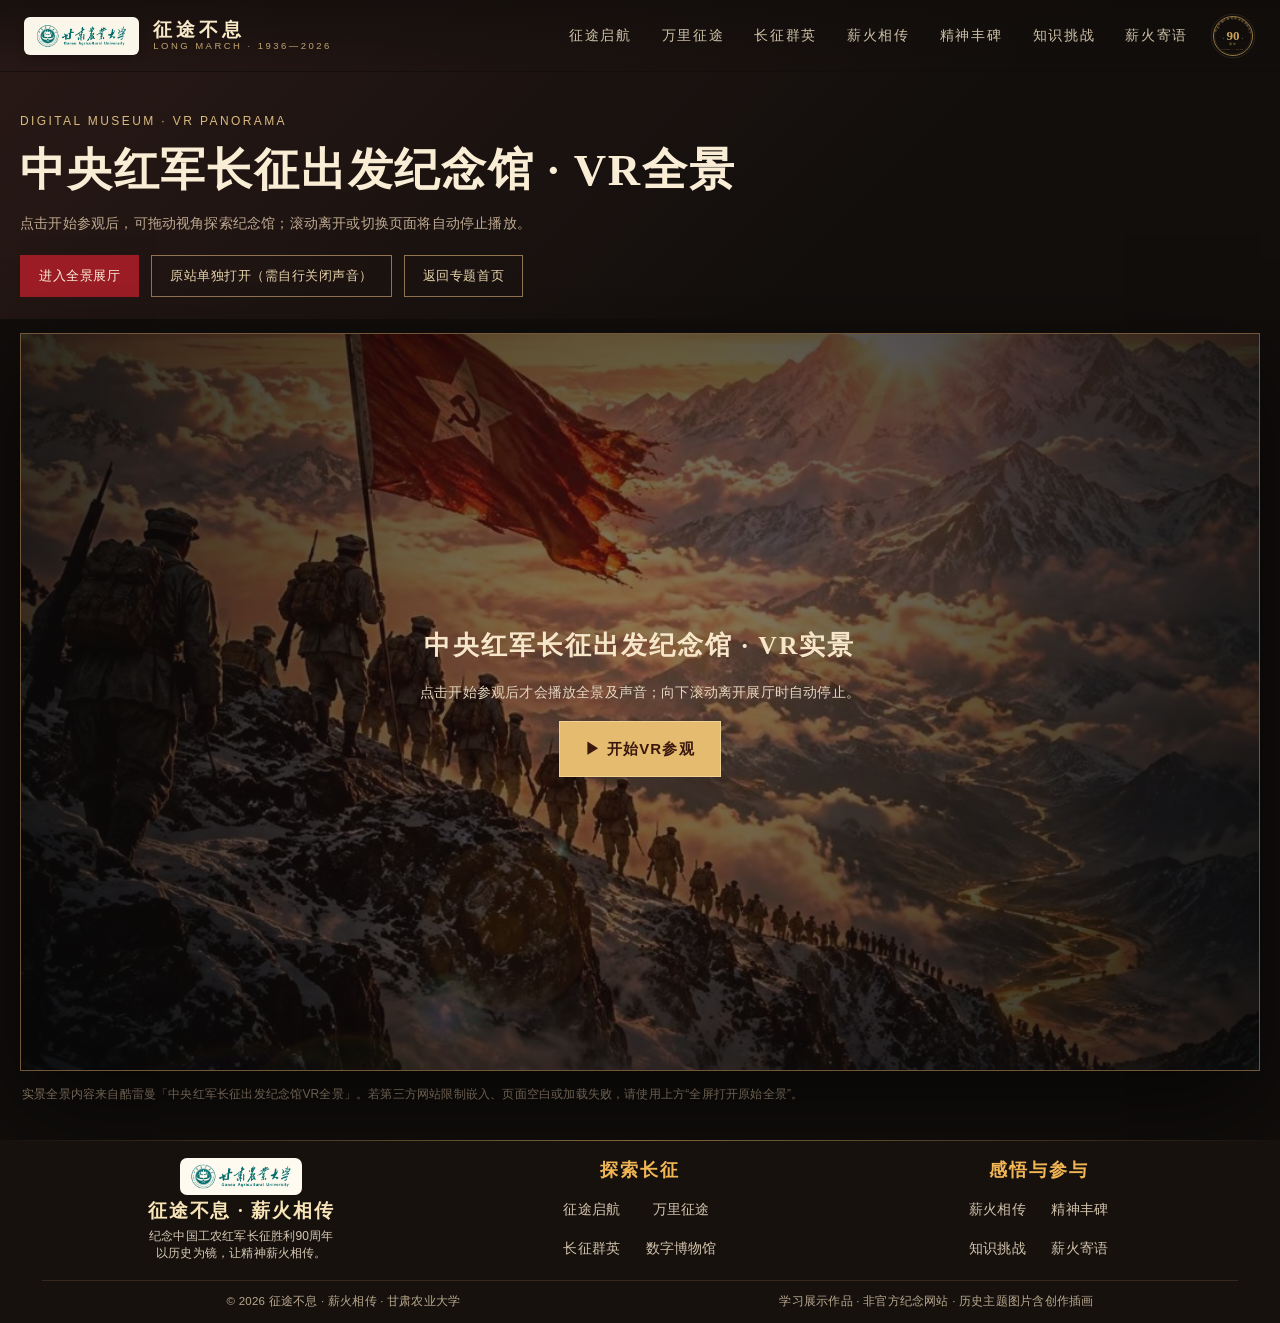
<file: museum.html>
<!DOCTYPE html>

<html lang="zh-CN">
<head><meta charset="utf-8"/><meta content="width=device-width, initial-scale=1.0" name="viewport"/><meta content="#7C1419" name="theme-color"/>
<title>数字博物馆 · 中央红军长征出发纪念馆VR全景｜征途不息</title>
<meta content="在本站直接体验中央红军长征出发纪念馆VR全景漫游。" name="description"/>
<link href="assets/images/logo.png" rel="icon"/>
<link href="assets/css/theme-90.css?v=120" rel="stylesheet"/>
<link href="assets/css/pages-90.css?v=120" rel="stylesheet"/>
<style>
.vr-page{background:#14100e;color:#eadbc1;min-height:100vh}.vr-wrap{width:min(1600px,calc(100% - 40px));margin:auto}
.vr-top{padding:110px 0 22px;background:linear-gradient(135deg,#291916,#110e0c 70%)}
.vr-eyebrow{font-size:12px;color:#d9ba80;letter-spacing:.2em;margin-bottom:9px}
.vr-top h1{font-family:var(--lm-serif),serif;font-size:clamp(28px,3.5vw,51px);color:#faedd5;line-height:1.3;margin:0}
.vr-top p{font-size:14px;color:#bea991;margin:12px 0 0}
.vr-actions{display:flex;gap:12px;align-items:center;flex-wrap:wrap;margin:18px 0 0}
.vr-actions a{display:inline-flex;align-items:center;justify-content:center;min-height:42px;border:1px solid #927550;padding:8px 18px;font-size:13px;color:#ead5ae;letter-spacing:.04em}
.vr-actions a:first-child{background:#9d1d26;border-color:#9d1d26;color:#fff4de}
.vr-stage{padding:14px 0 34px;background:#100d0b}
.vr-frame{position:relative;width:100%;height:min(82vh,900px);min-height:570px;background:#080808;border:1px solid #715637;box-shadow:0 35px 90px #0008;overflow:hidden}
.vr-frame iframe{width:100%;height:100%;border:0;display:block;background:#080808}
.vr-stage .vr-caption{color:#9d8a74;font-size:12px;line-height:1.85;margin:12px 2px 0}
@media(max-width:700px){.vr-top{padding-top:88px}.vr-wrap{width:calc(100% - 24px)}.vr-frame{height:74vh;min-height:420px}.vr-top p{font-size:12px}}
</style></head>
<body class="vr-page" data-page="museum"><a class="lm-skip" href="#hall">跳转至全景展厅</a>
<header class="lm-header">
<div class="lm-header__inner">
<a aria-label="征途不息·薪火相传 首页" class="lm-brand" href="index.html">
<span class="lm-brand__logo"><img alt="甘肃农业大学标识" src="assets/images/logo.png"/></span>
<span class="lm-brand__text">
<span class="lm-brand__name">征途不息</span>
<span class="lm-brand__sub">LONG MARCH · 1936—2026</span>
</span>
</a>
<nav aria-label="主导航" class="lm-nav" id="lmNav">
<ul>
<li><a data-nav="home" href="index.html">征途启航</a></li>
<li><a data-nav="route" href="about.html">万里征途</a></li>
<li><a data-nav="figures" href="activity copy.html">长征群英</a></li>
<li><a data-nav="legacy" href="activity.html">薪火相传</a></li>
<li><a data-nav="spirit" href="sense.html">精神丰碑</a></li>
<li><a data-nav="quiz" href="quiz.html">知识挑战</a></li>
<li><a data-nav="message" href="contact.html">薪火寄语</a></li>
</ul>
</nav>
<div class="lm-header__end">
<span class="lm-header__seal" data-emblem=""></span>
<button aria-controls="lmNav" aria-expanded="false" aria-label="打开导航菜单" class="lm-burger" type="button">
<span></span><span></span><span></span>
</button>
</div>
</div>
</header>
<main id="main"><section class="vr-top"><div class="vr-wrap"><div class="vr-eyebrow">DIGITAL MUSEUM · VR PANORAMA</div>
<h1>中央红军长征出发纪念馆 · VR全景</h1>
<p>点击开始参观后，可拖动视角探索纪念馆；滚动离开或切换页面将自动停止播放。</p>
<div class="vr-actions"><a href="#hall">进入全景展厅</a><a href="https://www.kuleiman.com/kuleiman/120363/index.html" rel="noopener noreferrer" target="_blank">原站单独打开（需自行关闭声音）</a><a href="index.html#digital-museum">返回专题首页</a></div>
</div></section>
<section class="vr-stage" id="hall"><div class="vr-wrap"><div class="vr-frame" data-vr-player="">

<div class="vr-activation"><strong>中央红军长征出发纪念馆 · VR实景</strong><p>点击开始参观后才会播放全景及声音；向下滚动离开展厅时自动停止。</p><button data-vr-start="" type="button">▶ 开始VR参观</button></div><button class="vr-stop" hidden="" type="button">■ 退出展厅并停止声音</button></div><p class="vr-caption">实景全景内容来自酷雷曼「中央红军长征出发纪念馆VR全景」。若第三方网站限制嵌入、页面空白或加载失败，请使用上方“全屏打开原始全景”。</p></div></section>
</main>
<footer class="lm-footer lm-footer--reframed">
<div class="wrap">
<div class="lm-footer__grid">
<div class="lm-footer__identity"><div class="lm-footer__brand"><img alt="甘肃农业大学标识" src="assets/images/logo.png"/><b>征途不息 · 薪火相传</b></div><p>纪念中国工农红军长征胜利90周年<br/>以历史为镜，让精神薪火相传。</p></div>
<div class="lm-footer__paths"><h4>探索长征</h4><ul><li><a href="index.html">征途启航</a></li><li><a href="about.html">万里征途</a></li><li><a href="activity copy.html">长征群英</a></li><li><a href="museum.html">数字博物馆</a></li></ul></div>
<div class="lm-footer__paths"><h4>感悟与参与</h4><ul><li><a href="activity.html">薪火相传</a></li><li><a href="sense.html">精神丰碑</a></li><li><a href="quiz.html">知识挑战</a></li><li><a href="contact.html">薪火寄语</a></li></ul></div>
</div>
<div class="lm-footer__bottom"><span>© <span data-year="">2026</span> 征途不息 · 薪火相传 · 甘肃农业大学</span><span>学习展示作品 · 非官方纪念网站 · 历史主题图片含创作插画</span></div>
</div>
</footer>
<button aria-label="返回顶部" class="lm-top" type="button"><svg aria-hidden="true" fill="none" stroke="currentColor" stroke-width="1.6" viewbox="0 0 24 24"><path d="M12 19V5M6 11l6-6 6 6"></path></svg></button>
<script src="assets/js/site-90.js?v=105"></script>
<script src="assets/js/vr-lifecycle.js?v=112"></script></body></html>
</file>
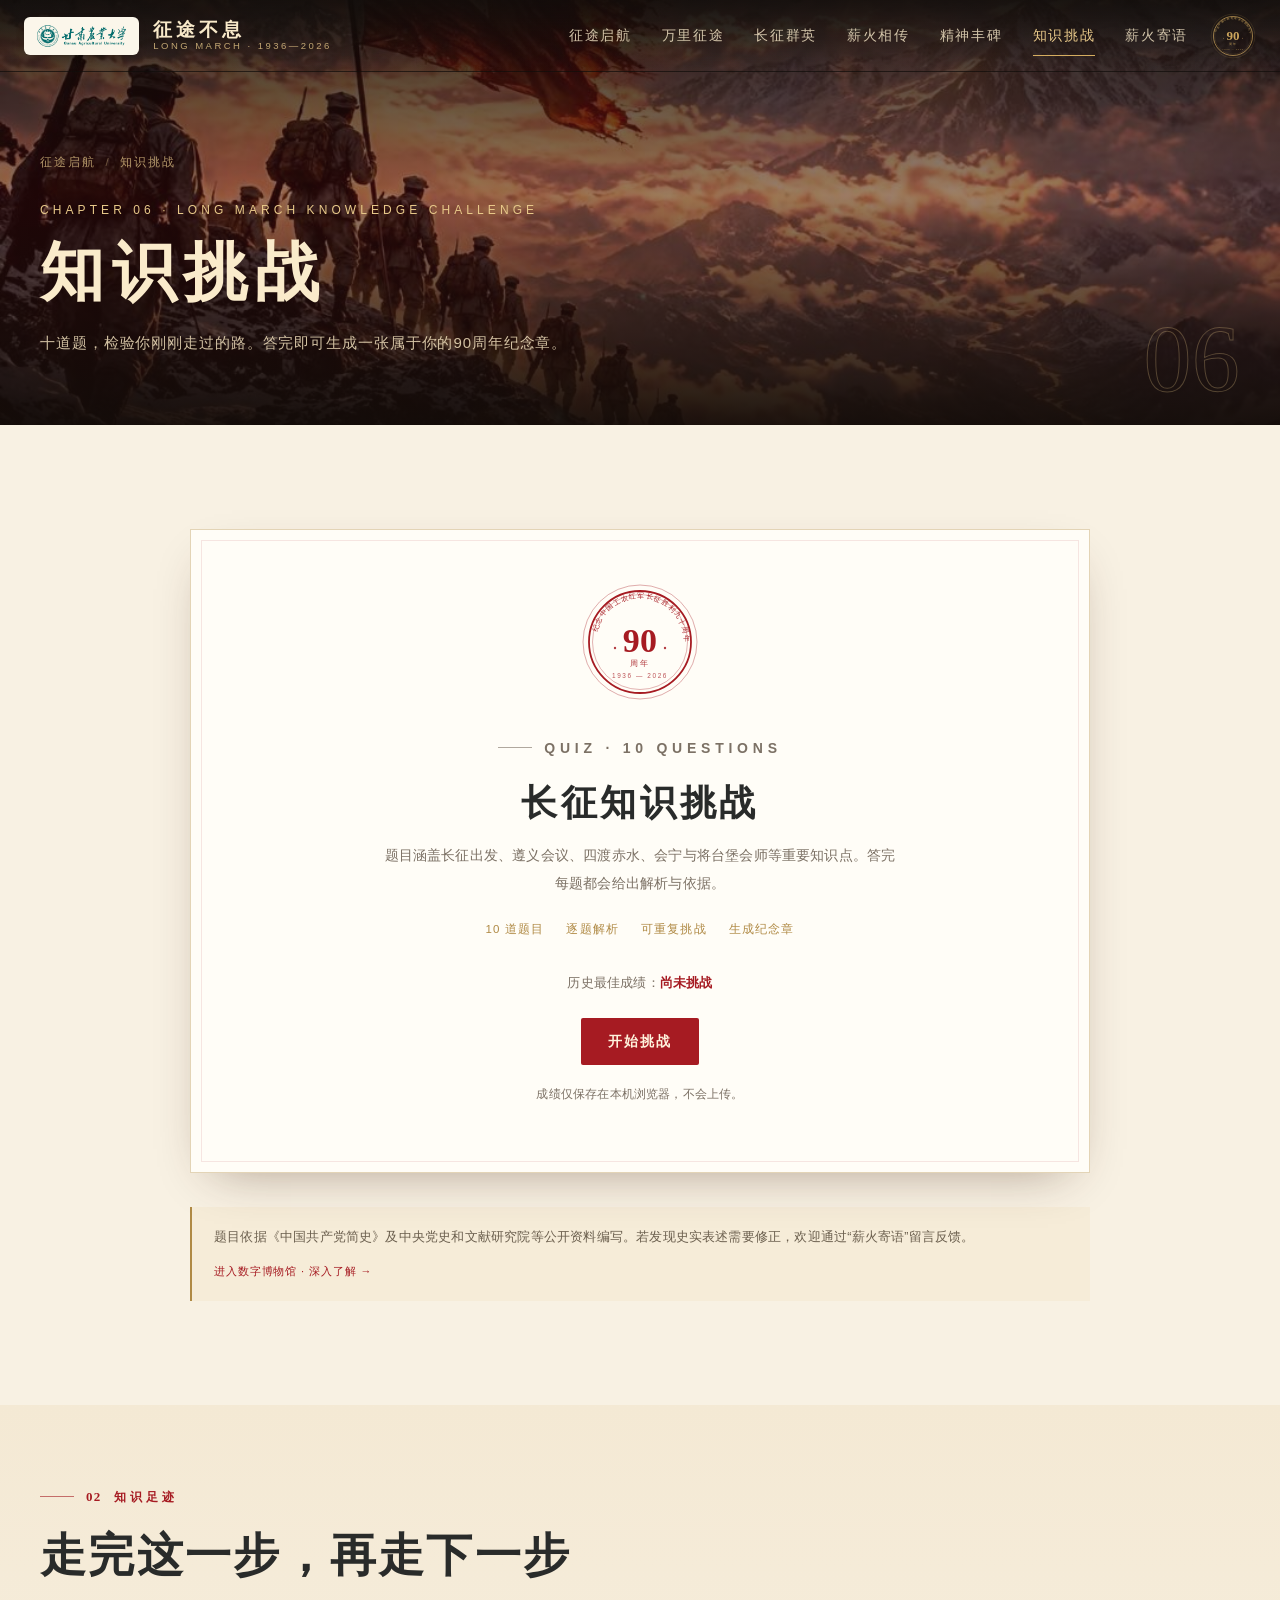
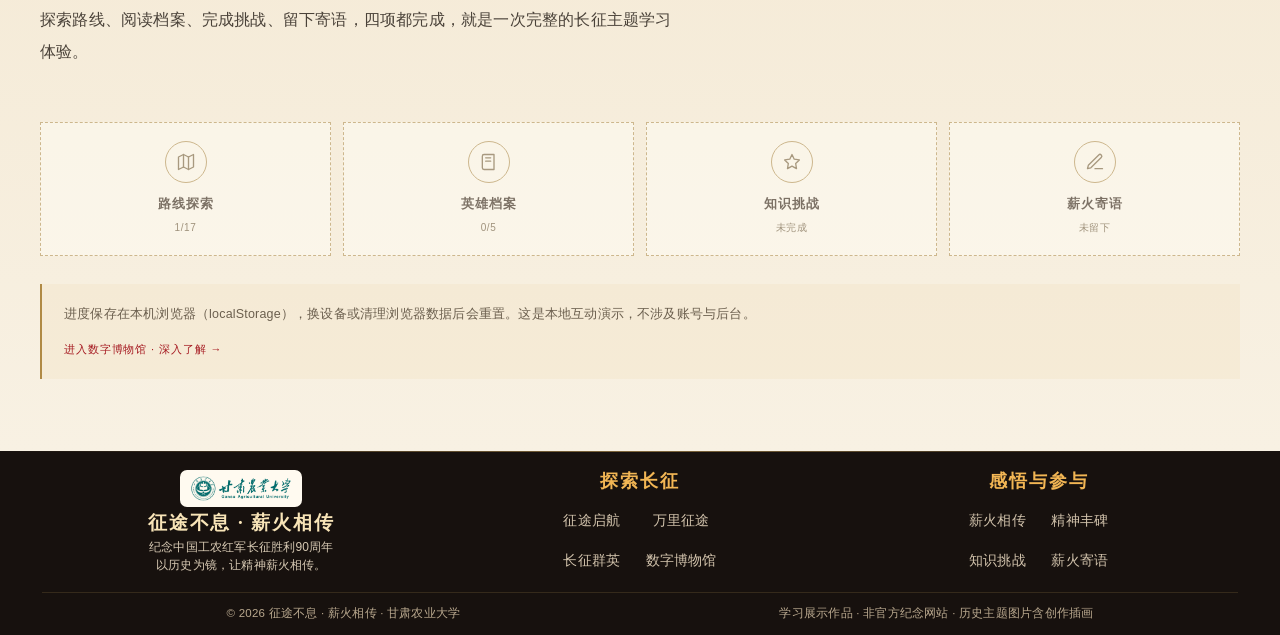
<file: quiz.html>
<!DOCTYPE html>

<html lang="zh-CN">
<head>
<meta charset="utf-8"/>
<meta content="width=device-width, initial-scale=1" name="viewport"/>
<title>知识挑战｜长征知识问答 · 征途不息</title>
<meta content="10道长征知识题，逐题作答、即时解析，完成后生成专属90周年纪念章。涵盖遵义会议、四渡赤水、会宁与将台堡会师等知识点。" name="description"/>
<meta content="#7C1419" name="theme-color"/>
<link href="assets/images/logo.png" rel="icon"/>
<link href="assets/css/theme-90.css?v=120" rel="stylesheet"/>
<link href="assets/css/pages-90.css?v=120" rel="stylesheet"/>
</head>
<body data-page="quiz">
<a class="lm-skip" href="#main">跳到主要内容</a>
<header class="lm-header">
<div class="lm-header__inner">
<a aria-label="征途不息·薪火相传 首页" class="lm-brand" href="index.html">
<span class="lm-brand__logo"><img alt="甘肃农业大学标识" src="assets/images/logo.png"/></span>
<span class="lm-brand__text">
<span class="lm-brand__name">征途不息</span>
<span class="lm-brand__sub">LONG MARCH · 1936—2026</span>
</span>
</a>
<nav aria-label="主导航" class="lm-nav" id="lmNav">
<ul>
<li><a data-nav="home" href="index.html">征途启航</a></li>
<li><a data-nav="route" href="about.html">万里征途</a></li>
<li><a data-nav="figures" href="activity copy.html">长征群英</a></li>
<li><a data-nav="legacy" href="activity.html">薪火相传</a></li>
<li><a data-nav="spirit" href="sense.html">精神丰碑</a></li>
<li><a data-nav="quiz" href="quiz.html">知识挑战</a></li>
<li><a data-nav="message" href="contact.html">薪火寄语</a></li>
</ul>
</nav>
<div class="lm-header__end">
<span class="lm-header__seal" data-emblem=""></span>
<button aria-controls="lmNav" aria-expanded="false" aria-label="打开导航菜单" class="lm-burger" type="button">
<span></span><span></span><span></span>
</button>
</div>
</div>
</header>
<main id="main">
<!-- ==================== 页头 ==================== -->
<section class="lm-pagehero" style="min-height:400px">
<div class="lm-pagehero__bg">
<img alt="长征主题插画：红旗与雪山" src="assets/images/h2.jpg"/>
</div>
<div class="lm-pagehero__veil" style="background:linear-gradient(180deg,rgba(15,10,8,.86),rgba(60,12,14,.5) 46%,rgba(20,12,9,.96))"></div>
<div class="lm-pagehero__inner">
<nav aria-label="面包屑" class="lm-crumb">
<a href="index.html">征途启航</a><span class="sep">/</span><span>知识挑战</span>
</nav>
<p class="lm-pagehero__kicker">CHAPTER 06 · LONG MARCH KNOWLEDGE CHALLENGE</p>
<h1>知识挑战</h1>
<p class="lm-pagehero__sub">十道题，检验你刚刚走过的路。答完即可生成一张属于你的90周年纪念章。</p>
<span aria-hidden="true" class="lm-pagehero__chapter">06</span>
</div>
</section>
<!-- ==================== 答题 ==================== -->
<section class="section section--paper" id="quiz">
<div class="wrap">
<div class="lm-quiz" data-quiz="">
<!-- 开始 -->
<div data-quiz-start="">
<div class="lm-start">
<div data-emblem="" style="width:120px;margin:0 auto 26px;color:var(--lm-red)"></div>
<p class="lm-eyebrow" style="justify-content:center">QUIZ · 10 QUESTIONS</p>
<h2>长征知识挑战</h2>
<p>题目涵盖长征出发、遵义会议、四渡赤水、会宁与将台堡会师等重要知识点。答完每题都会给出解析与依据。</p>
<div class="lm-start__meta">
<span>10 道题目</span>
<span>逐题解析</span>
<span>可重复挑战</span>
<span>生成纪念章</span>
</div>
<p class="muted" style="font-size:13px">历史最佳成绩：<b data-start-best="" style="color:var(--lm-red)">尚未挑战</b></p>
<p style="margin-top:22px"><button class="lm-btn lm-btn--red" data-quiz-begin="" type="button">开始挑战</button></p>
<p class="muted" style="font-size:11.5px;margin-top:16px">成绩仅保存在本机浏览器，不会上传。</p>
</div>
</div>
<!-- 答题中 -->
<div data-quiz-play="" hidden="">
<div class="lm-quiz__top">
<span class="lm-quiz__step" data-q-step=""></span>
<span class="lm-quiz__step" style="letter-spacing:.2em">LONG MARCH · 90</span>
</div>
<div class="lm-quiz__bar"><i data-q-bar=""></i></div>
<h2 class="lm-quiz__q" data-q-text=""></h2>
<div class="lm-quiz__opts" data-q-options=""></div>
<div class="lm-explain" data-q-explain=""></div>
<div class="lm-quiz__foot">
<span class="muted" style="font-size:11px;letter-spacing:.1em">选择你认为正确的答案</span>
<button class="lm-btn lm-btn--red lm-btn--sm" data-q-next="" hidden="" type="button">下一题</button>
</div>
</div>
<!-- 结果 -->
<div data-quiz-result="" hidden="">
<div class="lm-result">
<div class="lm-result__score"><span data-result-score="">0</span><span data-result-total="">/ 10</span></div>
<div class="lm-result__label">答 对 题 数</div>
<div class="lm-result__badge">
<small>LONG MARCH · 90TH ANNIVERSARY</small>
<b data-result-level="">长征精神传承者</b>
<span data-result-note="">历史了然于心，精神薪火相传</span>
</div>
<p class="muted" style="margin-top:16px;font-size:12.5px">历史最佳成绩：<b data-result-best="" style="color:var(--lm-red)">0</b> / 10</p>
<div class="lm-cardstudio" style="margin-top:34px;text-align:left">
<div class="lm-cardstudio__preview"><canvas aria-label="我的长征纪念章" data-quiz-canvas=""></canvas></div>
<div class="lm-cardstudio__body">
<p class="lm-eyebrow"><span class="num">SOUVENIR</span> 纪念章</p>
<h3>你的长征纪念章</h3>
<p>这是根据本次成绩生成的专属纪念卡。可保存为图片，也可以到“薪火寄语”写下一句感言，生成寄语纪念卡。</p>
<div class="lm-cardstudio__actions">
<button class="lm-btn lm-btn--gold lm-btn--sm" data-quiz-download="" type="button">保存纪念章</button>
<button class="lm-btn lm-btn--line lm-btn--sm" data-quiz-retry="" type="button">再挑战一次</button>
<button class="lm-btn lm-btn--line lm-btn--sm" data-review-toggle="" type="button">查看答题回顾</button>
</div>
<p class="muted" style="font-size:11px;margin-top:14px">提示：纪念章由浏览器本地生成，不会上传到服务器。</p>
</div>
</div>
<div class="lm-result__review" data-result-review=""></div>
<div class="lm-result__actions">
<a class="lm-btn lm-btn--red lm-btn--sm" href="contact.html">去写薪火寄语</a>
<a class="lm-btn lm-btn--line lm-btn--sm" href="about.html#atlas">再走一遍长征路</a>
</div>
</div>
</div>
</div>
<p class="lm-note" style="max-width:900px;margin:34px auto 0">题目依据《中国共产党简史》及中央党史和文献研究院等公开资料编写。若发现史实表述需要修正，欢迎通过“薪火寄语”留言反馈。</p>
</div>
</section>
<!-- ==================== 知识足迹 ==================== -->
<section class="section section--cream section--tight" id="trail">
<div class="wrap">
<div class="lm-head" data-reveal="">
<p class="lm-eyebrow"><span class="num">02</span> 知识足迹</p>
<h2 class="lm-h2">走完这一步，再走下一步</h2>
<p class="lm-lead">探索路线、阅读档案、完成挑战、留下寄语，四项都完成，就是一次完整的长征主题学习体验。</p>
</div>
<div class="lm-achv" data-achv="" data-reveal=""></div>
<p class="lm-note">进度保存在本机浏览器（localStorage），换设备或清理浏览器数据后会重置。这是本地互动演示，不涉及账号与后台。</p>
</div>
</section>
</main>
<footer class="lm-footer lm-footer--reframed">
<div class="wrap">
<div class="lm-footer__grid">
<div class="lm-footer__identity"><div class="lm-footer__brand"><img alt="甘肃农业大学标识" src="assets/images/logo.png"/><b>征途不息 · 薪火相传</b></div><p>纪念中国工农红军长征胜利90周年<br/>以历史为镜，让精神薪火相传。</p></div>
<div class="lm-footer__paths"><h4>探索长征</h4><ul><li><a href="index.html">征途启航</a></li><li><a href="about.html">万里征途</a></li><li><a href="activity copy.html">长征群英</a></li><li><a href="museum.html">数字博物馆</a></li></ul></div>
<div class="lm-footer__paths"><h4>感悟与参与</h4><ul><li><a href="activity.html">薪火相传</a></li><li><a href="sense.html">精神丰碑</a></li><li><a href="quiz.html">知识挑战</a></li><li><a href="contact.html">薪火寄语</a></li></ul></div>
</div>
<div class="lm-footer__bottom"><span>© <span data-year="">2026</span> 征途不息 · 薪火相传 · 甘肃农业大学</span><span>学习展示作品 · 非官方纪念网站 · 历史主题图片含创作插画</span></div>
</div>
</footer>
<button aria-label="返回顶部" class="lm-top" type="button">
<svg aria-hidden="true" fill="none" stroke="currentColor" stroke-width="1.6" viewbox="0 0 24 24"><path d="M12 19V5M6 11l6-6 6 6"></path></svg>
</button>
<script src="assets/js/data-90.js?v=105"></script>
<script src="assets/js/site-90.js?v=105"></script>
<script src="assets/js/souvenir.js?v=110"></script>
<script src="assets/js/quiz-90.js?v=105"></script>
</body>
</html>
</file>
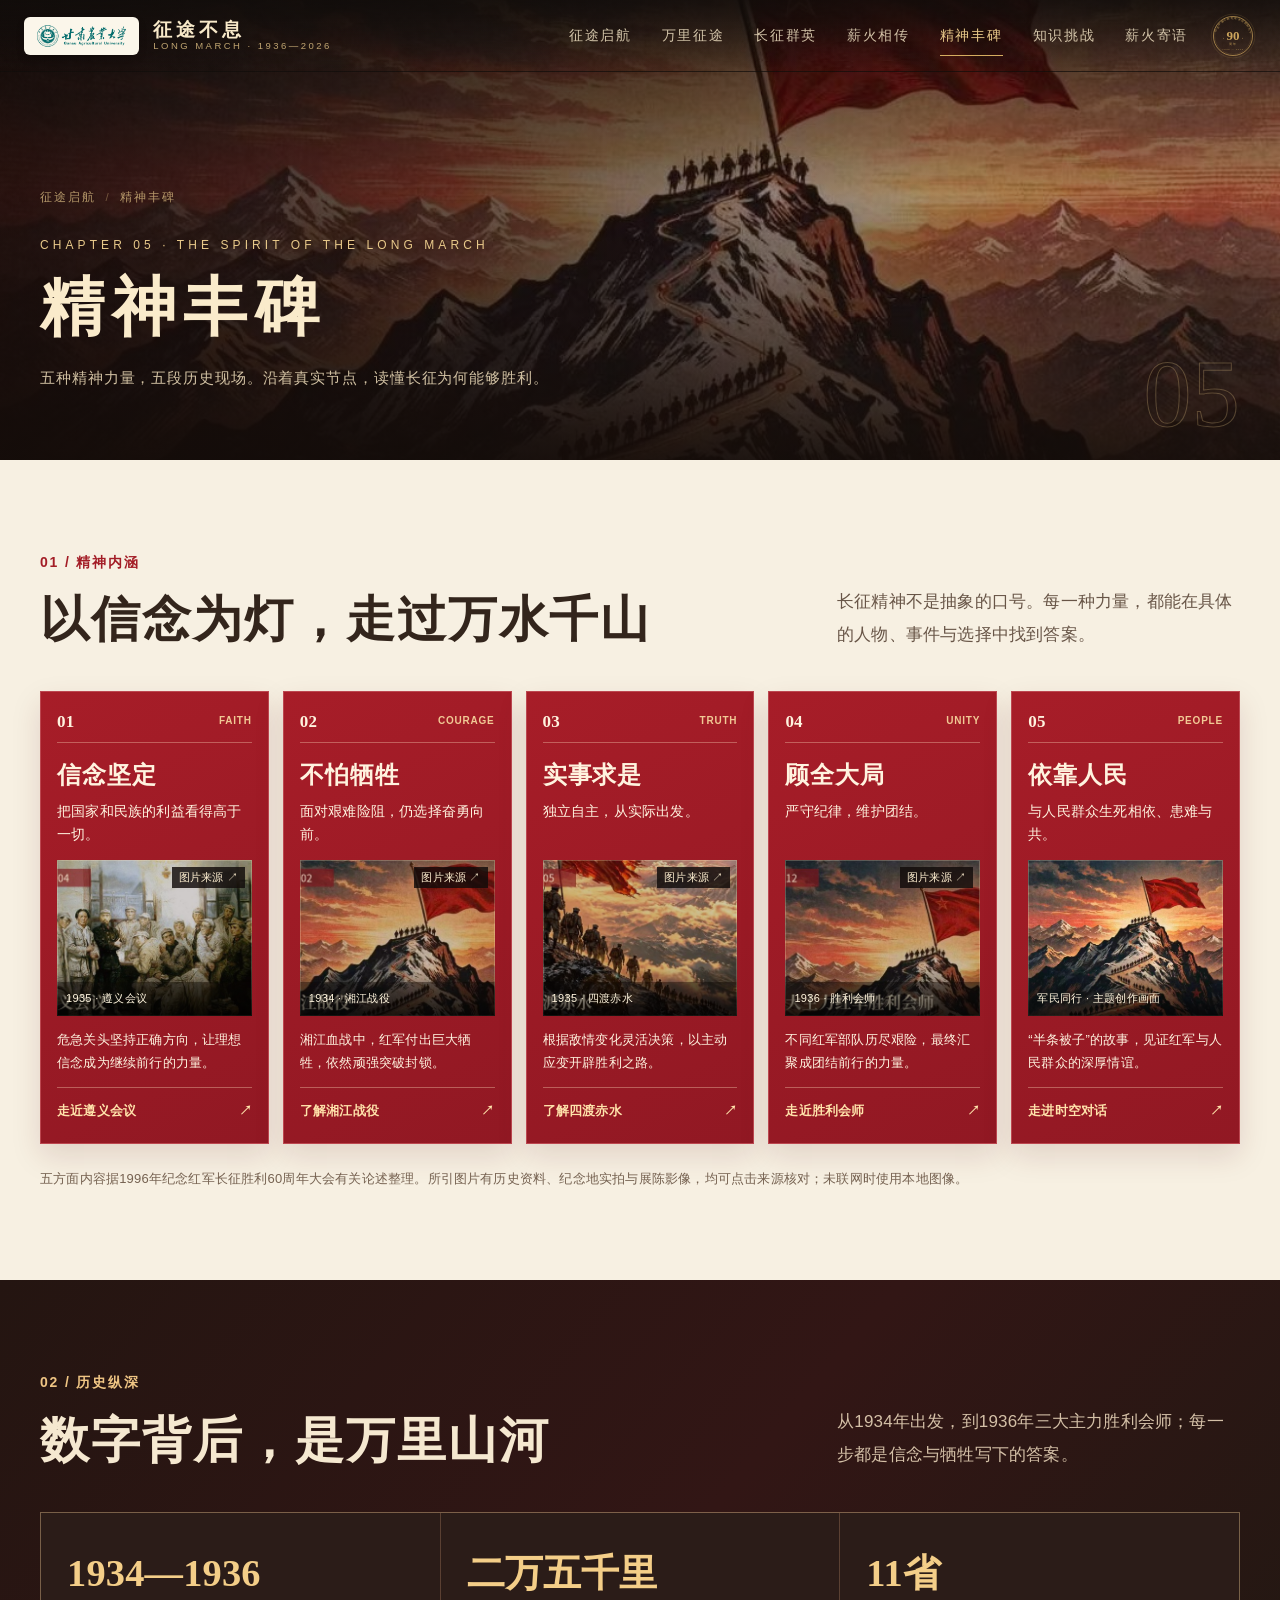
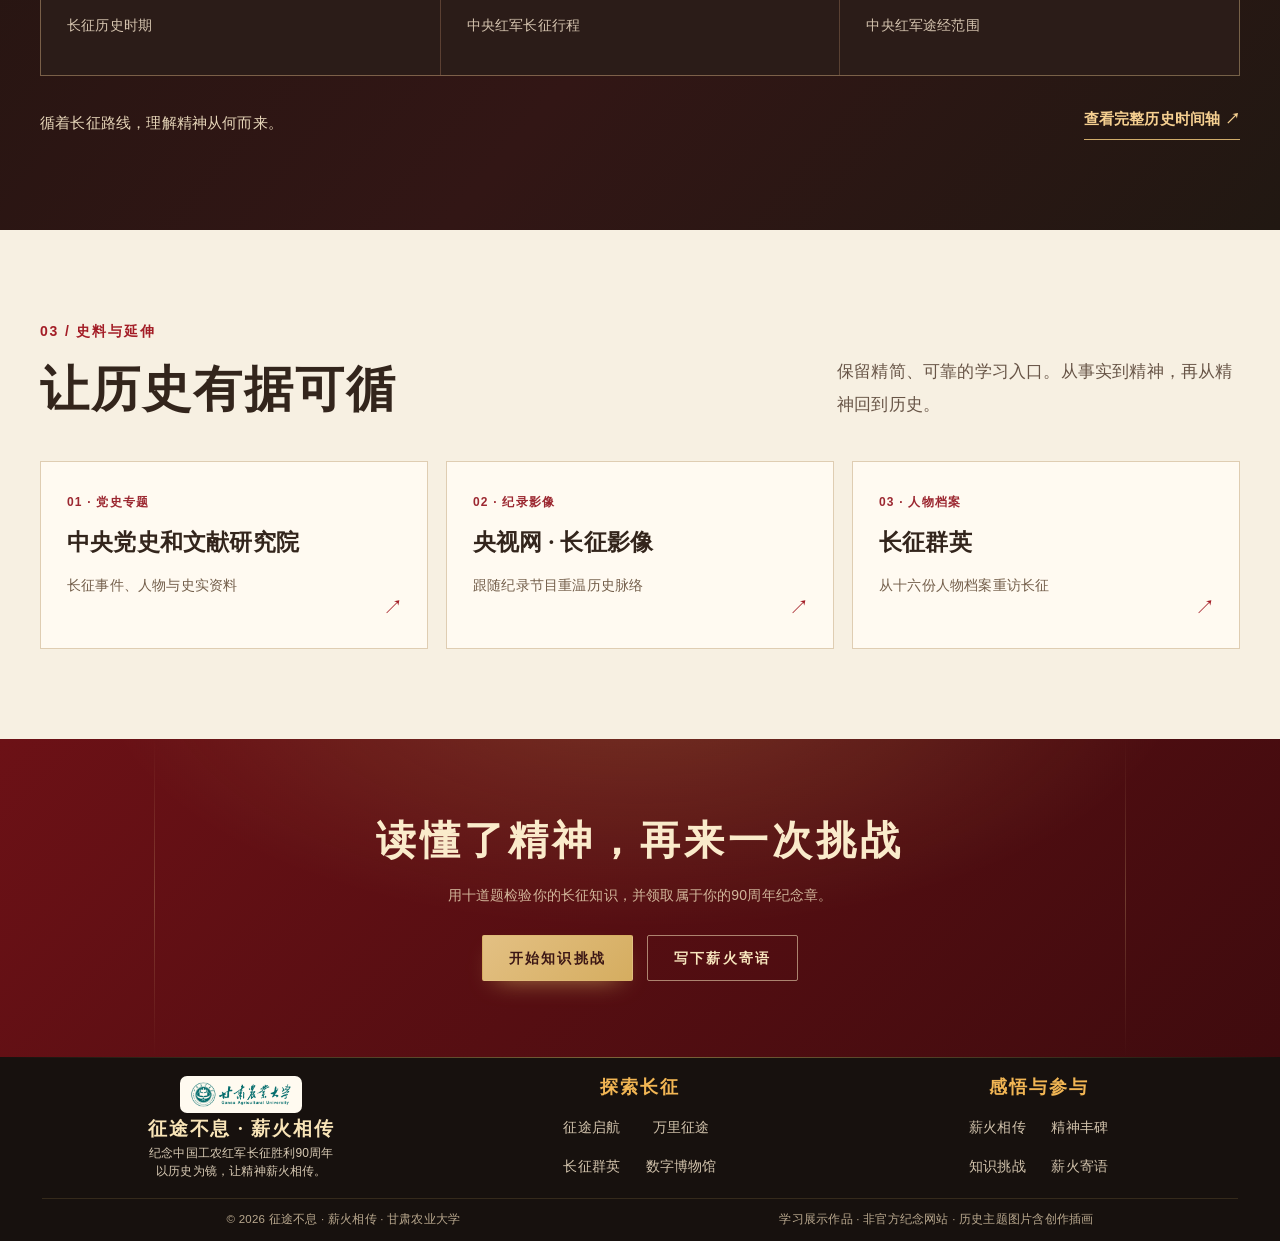
<file: sense.html>
<!DOCTYPE html>

<html lang="zh-CN">
<head>
<meta charset="utf-8"/>
<meta content="width=device-width, initial-scale=1" name="viewport"/>
<title>精神丰碑｜长征精神 · 征途不息</title>
<meta content="长征精神五个方面的内涵、历史现场与当代启示；长征数字坐标、权威史料与影像资源指引。" name="description"/>
<meta content="#7C1419" name="theme-color"/>
<link href="assets/images/logo.png" rel="icon"/>
<link href="assets/css/theme-90.css?v=120" rel="stylesheet"/>
<link href="assets/css/pages-90.css?v=120" rel="stylesheet"/>
</head>
<body data-page="spirit">
<a class="lm-skip" href="#main">跳到主要内容</a>
<header class="lm-header">
<div class="lm-header__inner">
<a aria-label="征途不息·薪火相传 首页" class="lm-brand" href="index.html">
<span class="lm-brand__logo"><img alt="甘肃农业大学标识" src="assets/images/logo.png"/></span>
<span class="lm-brand__text">
<span class="lm-brand__name">征途不息</span>
<span class="lm-brand__sub">LONG MARCH · 1936—2026</span>
</span>
</a>
<nav aria-label="主导航" class="lm-nav" id="lmNav">
<ul>
<li><a data-nav="home" href="index.html">征途启航</a></li>
<li><a data-nav="route" href="about.html">万里征途</a></li>
<li><a data-nav="figures" href="activity copy.html">长征群英</a></li>
<li><a data-nav="legacy" href="activity.html">薪火相传</a></li>
<li><a data-nav="spirit" href="sense.html">精神丰碑</a></li>
<li><a data-nav="quiz" href="quiz.html">知识挑战</a></li>
<li><a data-nav="message" href="contact.html">薪火寄语</a></li>
</ul>
</nav>
<div class="lm-header__end">
<span class="lm-header__seal" data-emblem=""></span>
<button aria-controls="lmNav" aria-expanded="false" aria-label="打开导航菜单" class="lm-burger" type="button">
<span></span><span></span><span></span>
</button>
</div>
</div>
</header>
<main id="main">
<!-- ==================== 页头 ==================== -->
<section class="lm-pagehero">
<div class="lm-pagehero__bg">
<img alt="长征胜利主题插画：红旗与群山" src="assets/images/h3.jpg"/>
</div>
<div class="lm-pagehero__veil" style="background:linear-gradient(180deg,rgba(15,10,8,.8),rgba(30,10,10,.36) 42%,rgba(20,12,9,.94)),linear-gradient(90deg,rgba(20,10,8,.86),transparent 74%)"></div>
<div class="lm-pagehero__inner">
<nav aria-label="面包屑" class="lm-crumb">
<a href="index.html">征途启航</a><span class="sep">/</span><span>精神丰碑</span>
</nav>
<p class="lm-pagehero__kicker">CHAPTER 05 · THE SPIRIT OF THE LONG MARCH</p>
<h1>精神丰碑</h1>
<p class="lm-pagehero__sub">五种精神力量，五段历史现场。沿着真实节点，读懂长征为何能够胜利。</p>
<span aria-hidden="true" class="lm-pagehero__chapter">05</span>
</div>
</section>
<!-- ==================== 五个方面 ==================== -->
<!-- ==================== 数字坐标 ==================== -->
<!-- ==================== 史料展厅 ==================== -->
<!-- ==================== 学习资源 ==================== -->
<section class="spirit-v2 spirit-v2--light" id="spirit">
<div class="wrap">
<div class="spirit-v2__intro">
<div><p class="spirit-v2__eyebrow">01 / 精神内涵</p><h2>以信念为灯，走过万水千山</h2></div>
<p>长征精神不是抽象的口号。每一种力量，都能在具体的人物、事件与选择中找到答案。</p>
</div>
<div class="spirit-v2__grid">
<article class="spirit-v2__card spirit-v2__card--lead">
<div class="spirit-v2__card-head"><span class="spirit-v2__no">01</span><span class="spirit-v2__mark">FAITH</span></div>
<h3>信念坚定</h3><p class="spirit-v2__quote">把国家和民族的利益看得高于一切。</p>
<div class="spirit-v2__photo"><img alt="遵义会议会议室旧址（会议旧址照片）" data-fallback-src="assets/images/timeline/zunyi.jpg" data-history-desc="遵义会议会议室旧址" data-history-photo="https://p3.img.cctvpic.com/photoworkspace/contentimg/2021/04/12/2021041211093814281.jpg" data-history-type="会议旧址照片" loading="lazy" src="assets/images/timeline/zunyi.jpg"/><span>1935 · 遵义会议</span><a class="lm-spirit-photo-source" href="https://www.12371.cn/2021/04/12/ARTI1618196978218984.shtml" rel="noopener noreferrer" target="_blank">图片来源 ↗</a></div>
<p class="spirit-v2__story">危急关头坚持正确方向，让理想信念成为继续前行的力量。</p>
<a href="about.html#zunyi">走近遵义会议 <span aria-hidden="true">↗</span></a>
</article>
<article class="spirit-v2__card"><div class="spirit-v2__card-head"><span class="spirit-v2__no">02</span><span class="spirit-v2__mark">COURAGE</span></div><h3>不怕牺牲</h3><p class="spirit-v2__quote">面对艰难险阻，仍选择奋勇向前。</p><div class="spirit-v2__photo"><img alt="湘江战役纪念园展厅史照墙（纪念馆展陈照片）" data-fallback-src="assets/images/timeline/xiangjiang.jpg" data-history-desc="湘江战役纪念园展厅史照墙" data-history-photo="https://www.gxjjw.gov.cn/data/images/uploadpic/2024/01/02/353025d1770fa3ee2b5f2d8e5b0f181b.jpg" data-history-type="纪念馆展陈照片" loading="lazy" src="assets/images/timeline/xiangjiang.jpg"/><span>1934 · 湘江战役</span><a class="lm-spirit-photo-source" href="https://www.gxjjw.gov.cn/staticpages/20240102/gxjjw6593df4b-187293.shtml" rel="noopener noreferrer" target="_blank">图片来源 ↗</a></div><p class="spirit-v2__story">湘江血战中，红军付出巨大牺牲，依然顽强突破封锁。</p><a href="about.html#xiangjiang">了解湘江战役 <span aria-hidden="true">↗</span></a></article>
<article class="spirit-v2__card"><div class="spirit-v2__card-head"><span class="spirit-v2__no">03</span><span class="spirit-v2__mark">TRUTH</span></div><h3>实事求是</h3><p class="spirit-v2__quote">独立自主，从实际出发。</p><div class="spirit-v2__photo"><img alt="四渡赤水战役路线示意图（历史战役示意图）" data-fallback-src="assets/images/timeline/chishui.jpg" data-history-desc="四渡赤水战役路线示意图" data-history-photo="https://www.gzrd.gov.cn/ztzl/dsxxjyzt/dszdgz/202102/W020221221466460000536.jpg" data-history-type="历史战役示意图" loading="lazy" src="assets/images/timeline/chishui.jpg"/><span>1935 · 四渡赤水</span><a class="lm-spirit-photo-source" href="https://www.gzrd.gov.cn/ztzl/dsxxjyzt/dszdgz/202102/t20210220_77665199.html" rel="noopener noreferrer" target="_blank">图片来源 ↗</a></div><p class="spirit-v2__story">根据敌情变化灵活决策，以主动应变开辟胜利之路。</p><a href="about.html#chishui">了解四渡赤水 <span aria-hidden="true">↗</span></a></article>
<article class="spirit-v2__card"><div class="spirit-v2__card-head"><span class="spirit-v2__no">04</span><span class="spirit-v2__mark">UNITY</span></div><h3>顾全大局</h3><p class="spirit-v2__quote">严守纪律，维护团结。</p><div class="spirit-v2__photo"><img alt="会宁红军会师门（会师旧址实拍）" data-fallback-src="assets/images/timeline/huining.jpg" data-history-desc="会宁红军会师门" data-history-photo="https://xww.bucea.edu.cn/images/2023-08/65c05067f08848adba3dfeb23b420437.jpeg" data-history-type="会师旧址实拍" loading="lazy" src="assets/images/timeline/huining.jpg"/><span>1936 · 胜利会师</span><a class="lm-spirit-photo-source" href="https://xww.bucea.edu.cn/tgx/8116e6d02091447cb7efea320751b011.htm" rel="noopener noreferrer" target="_blank">图片来源 ↗</a></div><p class="spirit-v2__story">不同红军部队历尽艰险，最终汇聚成团结前行的力量。</p><a href="about.html#huining">走近胜利会师 <span aria-hidden="true">↗</span></a></article>
<article class="spirit-v2__card"><div class="spirit-v2__card-head"><span class="spirit-v2__no">05</span><span class="spirit-v2__mark">PEOPLE</span></div><h3>依靠人民</h3><p class="spirit-v2__quote">与人民群众生死相依、患难与共。</p><div class="spirit-v2__photo"><img alt="长征主题创作画面" loading="lazy" src="assets/images/h3.jpg"/><span>军民同行 · 主题创作画面</span></div><p class="spirit-v2__story">“半条被子”的故事，见证红军与人民群众的深厚情谊。</p><a href="activity.html#dialogue">走进时空对话 <span aria-hidden="true">↗</span></a></article>
</div>
<p class="spirit-v2__note">五方面内容据1996年纪念红军长征胜利60周年大会有关论述整理。所引图片有历史资料、纪念地实拍与展陈影像，均可点击来源核对；未联网时使用本地图像。</p>
</div>
</section>
<section class="spirit-v2 spirit-v2--dark" id="numbers">
<div class="wrap">
<div class="spirit-v2__intro"><div><p class="spirit-v2__eyebrow">02 / 历史纵深</p><h2>数字背后，是万里山河</h2></div><p>从1934年出发，到1936年三大主力胜利会师；每一步都是信念与牺牲写下的答案。</p></div>
<div class="spirit-v2__stats"><div><strong>1934—1936</strong><span>长征历史时期</span></div><div><strong>二万五千里</strong><span>中央红军长征行程</span></div><div><strong>11省</strong><span>中央红军途经范围</span></div></div>
<div class="spirit-v2__band"><span>循着长征路线，理解精神从何而来。</span><a href="about.html#timeline">查看完整历史时间轴 <span aria-hidden="true">↗</span></a></div>
</div>
</section>
<section class="spirit-v2 spirit-v2--light spirit-v2--sources" id="archive">
<div class="wrap">
<div class="spirit-v2__intro"><div><p class="spirit-v2__eyebrow">03 / 史料与延伸</p><h2>让历史有据可循</h2></div><p>保留精简、可靠的学习入口。从事实到精神，再从精神回到历史。</p></div>
<div class="spirit-v2__sources">
<a href="https://www.dswxyjy.org.cn/GB/427277/462086/index.html" rel="noopener" target="_blank"><span>01 · 党史专题</span><strong>中央党史和文献研究院</strong><small>长征事件、人物与史实资料</small><em aria-hidden="true">↗</em></a>
<a href="https://tv.cctv.com/2025/04/17/VIDEk5hmB4WmwaAZPDJ4ERYk250417.shtml" rel="noopener" target="_blank"><span>02 · 纪录影像</span><strong>央视网 · 长征影像</strong><small>跟随纪录节目重温历史脉络</small><em aria-hidden="true">↗</em></a>
<a href="activity copy.html"><span>03 · 人物档案</span><strong>长征群英</strong><small>从十六份人物档案重访长征</small><em aria-hidden="true">↗</em></a>
</div>
</div>
</section>
<section class="lm-cta">
<div class="wrap">
<h2>读懂了精神，再来一次挑战</h2>
<p>用十道题检验你的长征知识，并领取属于你的90周年纪念章。</p>
<div class="lm-cta__actions">
<a class="lm-btn lm-btn--gold" href="quiz.html">开始知识挑战</a>
<a class="lm-btn lm-btn--ghost" href="contact.html">写下薪火寄语</a>
</div>
</div>
</section>
</main>
<footer class="lm-footer lm-footer--reframed">
<div class="wrap">
<div class="lm-footer__grid">
<div class="lm-footer__identity"><div class="lm-footer__brand"><img alt="甘肃农业大学标识" src="assets/images/logo.png"/><b>征途不息 · 薪火相传</b></div><p>纪念中国工农红军长征胜利90周年<br/>以历史为镜，让精神薪火相传。</p></div>
<div class="lm-footer__paths"><h4>探索长征</h4><ul><li><a href="index.html">征途启航</a></li><li><a href="about.html">万里征途</a></li><li><a href="activity copy.html">长征群英</a></li><li><a href="museum.html">数字博物馆</a></li></ul></div>
<div class="lm-footer__paths"><h4>感悟与参与</h4><ul><li><a href="activity.html">薪火相传</a></li><li><a href="sense.html">精神丰碑</a></li><li><a href="quiz.html">知识挑战</a></li><li><a href="contact.html">薪火寄语</a></li></ul></div>
</div>
<div class="lm-footer__bottom"><span>© <span data-year="">2026</span> 征途不息 · 薪火相传 · 甘肃农业大学</span><span>学习展示作品 · 非官方纪念网站 · 历史主题图片含创作插画</span></div>
</div>
</footer>
<button aria-label="返回顶部" class="lm-top" type="button">
<svg aria-hidden="true" fill="none" stroke="currentColor" stroke-width="1.6" viewbox="0 0 24 24"><path d="M12 19V5M6 11l6-6 6 6"></path></svg>
</button>
<script src="assets/js/data-90.js?v=105"></script>
<script src="assets/js/site-90.js?v=105"></script>
<script defer="True" src="assets/js/history-photos-90.js?v=120"></script></body>
</html>
</file>
<file: assets/css/theme-90.css>
@charset "UTF-8";
/* ==========================================================================
   《征途不息 · 薪火相传》—— 纪念中国工农红军长征胜利 90 周年专题网站
   theme-90.css：全站设计系统（颜色 / 字体 / 版式 / 组件）
   维护说明：颜色、字体、间距均使用 :root 变量，改一处即可全站生效。
   ========================================================================== */

:root {
  /* —— 主色：长征红 —— */
  --lm-red: #A61B22;
  --lm-red-deep: #7C1419;
  --lm-red-dark: #5A0F13;
  --lm-red-soft: #C0393C;

  /* —— 纪念金 —— */
  --lm-gold: #D5AD60;
  --lm-gold-soft: #E8C98A;
  --lm-gold-deep: #B08A45;

  /* —— 档案纸色 —— */
  --lm-cream: #F5EBD8;
  --lm-paper: #F8F1E3;
  --lm-paper-2: #F2E7D2;
  --lm-card: #FFFDF7;

  /* —— 墨色与辅助色 —— */
  --lm-ink: #292B2A;
  --lm-ink-2: #4A4239;
  --lm-muted: #7C7165;
  --lm-green: #647267;
  --lm-line: #E3D4B6;
  --lm-line-strong: #CDB78D;

  /* —— 字体 —— */
  --lm-serif: "Noto Serif SC", "Source Han Serif SC", "Songti SC", STSong, "SimSun", "Times New Roman", serif;
  --lm-sans: "PingFang SC", "Microsoft YaHei", "Hiragino Sans GB", "Noto Sans SC", "Segoe UI", Arial, sans-serif;
  --lm-latin: "Bodoni MT", "Didot", "Times New Roman", Georgia, serif;

  /* —— 尺寸 —— */
  --lm-header: 72px;
  --lm-wrap: 1200px;
  --lm-radius: 3px;
  --lm-ease: cubic-bezier(.22, .61, .36, 1);
  --lm-shadow: 0 18px 50px -24px rgba(60, 28, 12, .45);
  --lm-shadow-sm: 0 8px 26px -16px rgba(60, 28, 12, .4);
}

/* ------------------------------ 基础重置 ------------------------------ */
*,
*::before,
*::after { box-sizing: border-box; }

html {
  scroll-behavior: smooth;
  -webkit-text-size-adjust: 100%;
}

body {
  margin: 0;
  font-family: var(--lm-sans);
  font-size: 16px;
  line-height: 1.85;
  letter-spacing: .012em;
  color: var(--lm-ink);
  background-color: var(--lm-paper);
  background-image:
    radial-gradient(rgba(124, 80, 30, .035) 1px, transparent 1px),
    linear-gradient(180deg, rgba(255, 255, 255, .5), rgba(245, 235, 216, .25));
  background-size: 4px 4px, 100% 100%;
  -webkit-font-smoothing: antialiased;
  text-rendering: optimizeLegibility;
  overflow-x: hidden;
}

body.is-locked { overflow: hidden; }

img,
svg,
video { display: block; max-width: 100%; }

img { height: auto; }

a { color: inherit; text-decoration: none; }

button,
input,
textarea,
select { font: inherit; color: inherit; }

button { cursor: pointer; border: 0; background: none; }

ul,
ol { margin: 0; padding: 0; list-style: none; }

p { margin: 0 0 1em; }
p:last-child { margin-bottom: 0; }

h1, h2, h3, h4, h5 {
  margin: 0;
  font-family: var(--lm-serif);
  font-weight: 700;
  line-height: 1.3;
  letter-spacing: .04em;
}

::selection { background: rgba(166, 27, 34, .85); color: #FBF3E1; }

:focus-visible {
  outline: 2px solid var(--lm-gold-deep);
  outline-offset: 3px;
}

/* 滚动条（桌面端） */
@media (min-width: 1024px) {
  ::-webkit-scrollbar { width: 10px; }
  ::-webkit-scrollbar-track { background: #EFE4CE; }
  ::-webkit-scrollbar-thumb { background: #C8B08A; border: 3px solid #EFE4CE; border-radius: 10px; }
  ::-webkit-scrollbar-thumb:hover { background: var(--lm-red); }
}

/* ------------------------------ 版心与工具类 ------------------------------ */
.wrap {
  width: min(var(--lm-wrap), calc(100% - 64px));
  margin-inline: auto;
}

.wrap--narrow { width: min(880px, calc(100% - 64px)); }

.section { padding: 104px 0; position: relative; }
.section--tight { padding: 72px 0; }
.section--paper { background: var(--lm-paper); }
.section--cream { background: linear-gradient(180deg, #F4E9D4, #F8F1E3); }
.section--ink { background: #1B1917; color: #EDE3D2; }
.section--ink .lm-h2,
.section--ink h3 { color: #F6E8CB; }
.section--dark-texture .lm-h2,
.section--dark-texture .lm-h2 em { color: #F6E8CB; }
.section--dark-texture .lm-h2 em { color: var(--lm-gold-soft); }
.section--dark-texture .lm-eyebrow { color: var(--lm-gold-soft); }
.section--red {
  background:
    radial-gradient(1200px 500px at 15% 0%, rgba(255, 190, 120, .18), transparent 60%),
    linear-gradient(135deg, var(--lm-red-deep), #5E1116 60%, #470D11);
  color: #F7E5BD;
}
.section--red .lm-h2 { color: #F7E5BD; }
.section--dark-texture {
  background-color: #17130F;
  background-image:
    radial-gradient(1000px 520px at 80% -10%, rgba(166, 27, 34, .35), transparent 65%),
    radial-gradient(800px 420px at 10% 110%, rgba(213, 173, 96, .12), transparent 60%);
  color: #E9DDC8;
}

.center { text-align: center; }
.serif { font-family: var(--lm-serif); }
.latin { font-family: var(--lm-latin); letter-spacing: .12em; }
.gold { color: var(--lm-gold-deep); }
.muted { color: var(--lm-muted); }
.mt-0 { margin-top: 0 !important; }
.mt-2 { margin-top: 16px; }
.mt-3 { margin-top: 24px; }
.mt-4 { margin-top: 36px; }
.mt-5 { margin-top: 56px; }
.hidden { display: none !important; }
.sr-only {
  position: absolute; width: 1px; height: 1px; padding: 0; margin: -1px;
  overflow: hidden; clip: rect(0, 0, 0, 0); white-space: nowrap; border: 0;
}

/* 章节标题 */
.lm-eyebrow {
  display: inline-flex;
  align-items: center;
  gap: 12px;
  margin: 0 0 18px;
  font-size: 12px;
  letter-spacing: .34em;
  text-transform: uppercase;
  color: var(--lm-red);
  font-weight: 600;
}
.lm-eyebrow::before {
  content: "";
  width: 34px;
  height: 1px;
  background: currentColor;
  opacity: .6;
}
.lm-eyebrow .num {
  font-family: var(--lm-latin);
  letter-spacing: .1em;
  font-size: 13px;
}
.section--ink .lm-eyebrow,
.section--red .lm-eyebrow { color: var(--lm-gold-soft); }

.lm-h2 {
  font-size: clamp(30px, 3.6vw, 46px);
  line-height: 1.28;
  color: var(--lm-ink);
  letter-spacing: .05em;
}
.lm-h2 em {
  font-style: normal;
  color: var(--lm-red);
}
.section--red .lm-h2 em { color: var(--lm-gold-soft); }

.lm-lead {
  max-width: 640px;
  margin-top: 18px;
  font-size: 16px;
  line-height: 2;
  color: var(--lm-ink-2);
}
.section--ink .lm-lead,
.section--dark-texture .lm-lead { color: #C9BCA6; }
.section--red .lm-lead { color: #EBD5AC; }
.center .lm-lead { margin-inline: auto; }

.lm-head { max-width: 720px; margin-bottom: 54px; }
.lm-head--center { margin-inline: auto; text-align: center; }
.lm-head--split {
  display: flex;
  align-items: flex-end;
  justify-content: space-between;
  gap: 32px;
  max-width: none;
}

/* 金色分隔线 + 五角星 */
.lm-rule {
  display: flex;
  align-items: center;
  gap: 14px;
  margin: 0;
  color: var(--lm-gold);
}
.lm-rule::before,
.lm-rule::after {
  content: "";
  height: 1px;
  flex: 1;
  background: linear-gradient(90deg, transparent, currentColor, transparent);
  opacity: .55;
}

/* ------------------------------ 按钮 ------------------------------ */
.lm-btn {
  display: inline-flex;
  align-items: center;
  justify-content: center;
  gap: 10px;
  padding: 14px 26px;
  font-size: 14px;
  font-weight: 600;
  letter-spacing: .16em;
  line-height: 1.2;
  border-radius: 2px;
  border: 1px solid transparent;
  transition: background .3s var(--lm-ease), color .3s var(--lm-ease),
    border-color .3s var(--lm-ease), transform .3s var(--lm-ease);
}
.lm-btn svg { width: 16px; height: 16px; flex: none; }
.lm-btn--gold {
  background: linear-gradient(135deg, #E3C083, var(--lm-gold));
  color: #3C1715;
  box-shadow: 0 10px 26px -14px rgba(213, 173, 96, .9);
}
.lm-btn--gold:hover { background: linear-gradient(135deg, #EFD19C, #DDB774); transform: translateY(-2px); }
.lm-btn--ghost {
  border-color: rgba(247, 229, 189, .55);
  color: #F7E5BD;
}
.lm-btn--ghost:hover { background: rgba(247, 229, 189, .12); border-color: #F7E5BD; transform: translateY(-2px); }
.lm-btn--red { background: var(--lm-red); color: #FFF3DD; }
.lm-btn--red:hover { background: var(--lm-red-deep); transform: translateY(-2px); }
.lm-btn--line {
  color: var(--lm-red);
  border-color: rgba(166, 27, 34, .35);
  background: rgba(255, 255, 255, .45);
}
.lm-btn--line:hover { border-color: var(--lm-red); background: #fff; transform: translateY(-2px); }
.lm-btn--sm { padding: 10px 18px; font-size: 12px; letter-spacing: .12em; }

.lm-link-arrow {
  display: inline-flex;
  align-items: center;
  gap: 10px;
  font-size: 13px;
  font-weight: 600;
  letter-spacing: .16em;
  color: var(--lm-red);
  padding-bottom: 4px;
  border-bottom: 1px solid rgba(166, 27, 34, .35);
  transition: gap .3s var(--lm-ease), border-color .3s;
}
.lm-link-arrow:hover { gap: 16px; border-color: var(--lm-red); }
.lm-link-arrow svg { width: 15px; height: 15px; }

/* ------------------------------ 页头 ------------------------------ */
.lm-header {
  position: fixed;
  inset: 0 0 auto 0;
  z-index: 100;
  height: var(--lm-header);
  display: flex;
  align-items: center;
  color: #F2E6CF;
  background: linear-gradient(180deg, rgba(17, 13, 11, .72), rgba(17, 13, 11, .18) 72%, transparent);
  transition: background .35s var(--lm-ease), box-shadow .35s var(--lm-ease), border-color .35s;
  border-bottom: 1px solid transparent;
}
.lm-header.is-scrolled {
  background: rgba(20, 16, 13, .95);
  -webkit-backdrop-filter: blur(14px);
  backdrop-filter: blur(14px);
  border-bottom-color: rgba(213, 173, 96, .22);
  box-shadow: 0 12px 34px -22px rgba(0, 0, 0, .9);
}
.lm-header__inner {
  display: flex;
  align-items: center;
  gap: 22px;
  width: min(1400px, calc(100% - 48px));
  margin-inline: auto;
}
.lm-brand {
  display: flex;
  align-items: center;
  gap: 14px;
  flex: none;
  min-width: 0;
}
.lm-brand__logo {
  background: #FBF6EA;
  border-radius: 6px;
  padding: 5px 9px;
  height: 38px;
  display: flex;
  align-items: center;
  box-shadow: 0 4px 14px -8px rgba(0, 0, 0, .7);
}
.lm-brand__logo img { height: 28px; width: auto; }
.lm-brand__text {
  display: flex;
  flex-direction: column;
  line-height: 1.15;
}
.lm-brand__name {
  font-family: var(--lm-serif);
  font-size: 19px;
  font-weight: 700;
  letter-spacing: .2em;
  color: #F8E9C9;
  white-space: nowrap;
}
.lm-brand__sub {
  font-size: 9.5px;
  letter-spacing: .26em;
  color: rgba(232, 201, 138, .8);
  white-space: nowrap;
}

.lm-nav { margin-left: auto; }
.lm-nav ul { display: flex; align-items: center; gap: 30px; }
.lm-nav a {
  position: relative;
  display: inline-block;
  padding: 6px 0;
  font-size: 14px;
  letter-spacing: .12em;
  color: rgba(248, 233, 201, .82);
  transition: color .25s;
  white-space: nowrap;
}
.lm-nav a::after {
  content: "";
  position: absolute;
  left: 0;
  right: 0;
  bottom: -2px;
  height: 1px;
  background: var(--lm-gold);
  transform: scaleX(0);
  transform-origin: left;
  transition: transform .35s var(--lm-ease);
}
.lm-nav a:hover { color: #FFF4DC; }
.lm-nav a:hover::after,
.lm-nav a.is-active::after { transform: scaleX(1); }
.lm-nav a.is-active { color: var(--lm-gold-soft); }

.lm-header__end { display: flex; align-items: center; gap: 14px; flex: none; }
.lm-header__seal { width: 46px; height: 46px; color: var(--lm-gold); opacity: .95; }

.lm-burger {
  display: none;
  width: 44px;
  height: 44px;
  border: 1px solid rgba(213, 173, 96, .4);
  border-radius: 2px;
  position: relative;
  background: rgba(20, 16, 13, .3);
}
.lm-burger span {
  position: absolute;
  left: 12px;
  width: 20px;
  height: 1px;
  background: #F8E9C9;
  transition: transform .3s var(--lm-ease), opacity .3s;
}
.lm-burger span:nth-child(1) { top: 15px; }
.lm-burger span:nth-child(2) { top: 21px; }
.lm-burger span:nth-child(3) { top: 27px; }
.lm-burger.is-open span:nth-child(1) { transform: translateY(6px) rotate(45deg); }
.lm-burger.is-open span:nth-child(2) { opacity: 0; }
.lm-burger.is-open span:nth-child(3) { transform: translateY(-6px) rotate(-45deg); }

/* 移动端导航 */
@media (max-width: 1120px) {
  .lm-nav {
    position: fixed;
    inset: var(--lm-header) 0 auto 0;
    background: #12100E;
    border-top: 1px solid rgba(213, 173, 96, .2);
    padding: 10px 0 26px;
    transform: translateY(-14px);
    opacity: 0;
    visibility: hidden;
    transition: opacity .3s var(--lm-ease), transform .3s var(--lm-ease), visibility .3s;
    max-height: calc(100vh - var(--lm-header));
    overflow-y: auto;
    box-shadow: 0 30px 60px -20px rgba(0, 0, 0, .8);
  }
  .lm-nav.is-open { opacity: 1; visibility: visible; transform: none; }
  .lm-nav ul { flex-direction: column; align-items: stretch; gap: 0; padding: 6px 24px; }
  .lm-nav li { border-bottom: 1px solid rgba(213, 173, 96, .12); }
  .lm-nav a { display: block; padding: 15px 4px; font-size: 15px; }
  .lm-nav a::after { display: none; }
  .lm-nav a.is-active {
    color: var(--lm-gold-soft);
    padding-left: 12px;
    box-shadow: inset 2px 0 0 var(--lm-gold);
    background: rgba(213, 173, 96, .06);
  }
  .lm-burger { display: block; }
  .lm-header__seal { display: none; }
}
@media (max-width: 640px) {
  .lm-brand__text { display: none; }
  .lm-brand__logo { height: 34px; padding: 4px 7px; }
  .lm-brand__logo img { height: 25px; }
}

/* ------------------------------ 首页主视觉 ------------------------------ */
.lm-hero {
  position: relative;
  min-height: 100vh;
  min-height: 100svh;
  display: flex;
  align-items: center;
  overflow: hidden;
  color: #F8E9C9;
  background: #1a0f0c;
  isolation: isolate;
}
.lm-hero__bg {
  position: absolute;
  inset: -6% -2% -6% -2%;
  z-index: -3;
  will-change: transform;
}
.lm-hero__bg img {
  width: 100%;
  height: 100%;
  object-fit: cover;
  object-position: 62% 42%;
  animation: heroZoom 26s ease-in-out infinite alternate;
}
@keyframes heroZoom {
  from { transform: scale(1.02); }
  to { transform: scale(1.12); }
}
.lm-hero__veil {
  position: absolute;
  inset: 0;
  z-index: -2;
  background:
    linear-gradient(180deg, rgba(16, 10, 8, .74) 0%, rgba(60, 12, 14, .28) 34%, rgba(70, 12, 15, .55) 66%, #170F0B 100%),
    radial-gradient(90% 70% at 70% 40%, transparent 20%, rgba(18, 10, 8, .55) 100%),
    linear-gradient(90deg, rgba(20, 10, 8, .82) 0%, rgba(20, 10, 8, .28) 46%, transparent 72%);
}
.lm-hero__grain {
  position: absolute;
  inset: 0;
  z-index: -1;
  opacity: .18;
  pointer-events: none;
  background-image: url("data:image/svg+xml,%3Csvg xmlns='http://www.w3.org/2000/svg' width='160' height='160'%3E%3Cfilter id='n'%3E%3CfeTurbulence type='fractalNoise' baseFrequency='.9' numOctaves='2'/%3E%3C/filter%3E%3Crect width='160' height='160' filter='url(%23n)' opacity='.5'/%3E%3C/svg%3E");
  mix-blend-mode: overlay;
}
.lm-hero__inner {
  padding: calc(var(--lm-header) + 56px) 0 140px;
  width: min(1200px, calc(100% - 64px));
  margin-inline: auto;
  display: grid;
  grid-template-columns: minmax(0, 1fr) auto;
  gap: 40px;
  align-items: center;
}
.lm-hero__meta {
  display: flex;
  align-items: center;
  gap: 16px;
  font-size: 12px;
  letter-spacing: .3em;
  color: var(--lm-gold-soft);
  text-transform: uppercase;
  margin-bottom: 26px;
}
.lm-hero__meta::before {
  content: "";
  width: 46px;
  height: 1px;
  background: currentColor;
  opacity: .7;
}
.lm-hero__title { margin: 0 0 22px; }
.lm-hero__title .line-1 {
  display: block;
  font-family: var(--lm-serif);
  font-weight: 700;
  font-size: clamp(56px, 8.6vw, 118px);
  line-height: 1.04;
  letter-spacing: .1em;
  color: #FAEBCB;
  text-shadow: 0 6px 50px rgba(0, 0, 0, .5);
}
.lm-hero__title .line-2 {
  display: block;
  font-family: var(--lm-serif);
  font-weight: 700;
  font-size: clamp(34px, 5vw, 68px);
  line-height: 1.2;
  letter-spacing: .34em;
  margin-top: 10px;
  color: transparent;
  -webkit-text-stroke: 1.4px rgba(242, 216, 168, .95);
  text-stroke: 1.4px rgba(242, 216, 168, .95);
  filter: drop-shadow(0 4px 14px rgba(0, 0, 0, .45));
}
.lm-hero__lead {
  max-width: 520px;
  font-family: var(--lm-serif);
  font-size: clamp(16px, 1.5vw, 19px);
  line-height: 2;
  letter-spacing: .12em;
  color: #EBD7B4;
  margin-bottom: 34px;
}
.lm-hero__slogan {
  margin: -14px 0 30px;
  font-family: var(--lm-serif);
  font-size: clamp(13px, 1.25vw, 16px);
  letter-spacing: .32em;
  color: rgba(232, 201, 138, .92);
}
.lm-hero__actions { display: flex; flex-wrap: wrap; gap: 14px; }
.lm-hero__stats {
  display: flex;
  flex-wrap: wrap;
  gap: 0;
  margin-top: 52px;
  border-top: 1px solid rgba(232, 201, 138, .24);
  padding-top: 22px;
  max-width: 620px;
}
.lm-hero__stat { padding-right: 34px; margin-right: 34px; border-right: 1px solid rgba(232, 201, 138, .2); }
.lm-hero__stat:last-child { border-right: 0; margin-right: 0; padding-right: 0; }
.lm-hero__stat b {
  display: block;
  font-family: var(--lm-latin);
  font-size: 30px;
  font-weight: 500;
  letter-spacing: .04em;
  color: var(--lm-gold-soft);
  line-height: 1.2;
}
.lm-hero__stat span { font-size: 11px; letter-spacing: .2em; color: rgba(235, 215, 180, .72); }

.lm-hero__seal {
  width: clamp(132px, 15vw, 196px);
  color: var(--lm-gold);
  filter: drop-shadow(0 18px 40px rgba(0, 0, 0, .45));
  opacity: .96;
}
.lm-hero__side {
  position: absolute;
  right: 26px;
  top: 50%;
  transform: translateY(-50%);
  writing-mode: vertical-rl;
  font-size: 11px;
  letter-spacing: .42em;
  color: rgba(232, 201, 138, .55);
}
.lm-hero__scroll {
  position: absolute;
  left: 50%;
  bottom: 26px;
  transform: translateX(-50%);
  display: flex;
  flex-direction: column;
  align-items: center;
  gap: 10px;
  font-size: 10px;
  letter-spacing: .34em;
  color: rgba(232, 201, 138, .65);
}
.lm-hero__scroll::after {
  content: "";
  width: 1px;
  height: 40px;
  background: linear-gradient(180deg, rgba(232, 201, 138, .7), transparent);
  animation: scrollLine 2.4s ease-in-out infinite;
  transform-origin: top;
}
@keyframes scrollLine {
  0% { transform: scaleY(.2); opacity: .2; }
  45% { transform: scaleY(1); opacity: 1; }
  100% { transform: scaleY(.2); opacity: .2; }
}
@media (max-height: 760px) {
  .lm-hero__stats { margin-top: 34px; }
  .lm-hero__inner { padding-bottom: 110px; }
}
@media (max-width: 1120px) {
  .lm-hero__inner { grid-template-columns: 1fr; }
  .lm-hero__seal { position: absolute; right: 32px; top: 120px; width: 120px; opacity: .85; }
  .lm-hero__side { display: none; }
}
@media (max-width: 720px) {
  .lm-hero__inner { width: calc(100% - 44px); padding-bottom: 120px; }
  .lm-hero__title .line-2 { letter-spacing: .24em; }
  .lm-hero__seal { display: none; }
  .lm-hero__meta { font-size: 10.5px; letter-spacing: .16em; gap: 10px; margin-bottom: 20px; }
  .lm-hero__meta::before { width: 24px; }
  .lm-hero__lead { font-size: 15px; letter-spacing: .06em; margin-bottom: 26px; }
  .lm-hero__stat { padding-right: 12px; margin-right: 12px; }
  .lm-hero__stat b { font-size: 20px; }
  .lm-hero__stat span { font-size: 9.5px; letter-spacing: .1em; }
  .lm-hero__actions .lm-btn { padding: 12px 18px; font-size: 12.5px; letter-spacing: .1em; }
  .lm-pagehero__chapter { display: none; }
}

/* ------------------------------ 内页页头 ------------------------------ */
.lm-pagehero {
  position: relative;
  min-height: 460px;
  display: flex;
  align-items: flex-end;
  color: #F8E9C9;
  overflow: hidden;
  isolation: isolate;
  padding-top: var(--lm-header);
  background: #1b1110;
}
.lm-pagehero__bg { position: absolute; inset: 0; z-index: -3; }
.lm-pagehero__bg img {
  width: 100%; height: 100%; object-fit: cover;
  object-position: 50% 40%;
  filter: saturate(.9);
}
.lm-pagehero__veil {
  position: absolute; inset: 0; z-index: -2;
  background:
    linear-gradient(180deg, rgba(15, 10, 8, .8) 0%, rgba(30, 10, 10, .42) 40%, rgba(20, 12, 9, .92) 100%),
    linear-gradient(90deg, rgba(15, 10, 8, .78), transparent 70%);
}
.lm-pagehero__inner {
  width: min(1200px, calc(100% - 64px));
  margin-inline: auto;
  padding: 80px 0 52px;
  position: relative;
}
.lm-crumb {
  display: flex;
  align-items: center;
  gap: 10px;
  font-size: 11.5px;
  letter-spacing: .16em;
  color: rgba(232, 201, 138, .72);
  margin-bottom: 26px;
}
.lm-crumb a:hover { color: #FFF4DC; }
.lm-crumb .sep { opacity: .5; }
.lm-pagehero__kicker {
  font-size: 12px;
  letter-spacing: .34em;
  color: var(--lm-gold-soft);
  margin-bottom: 14px;
  text-transform: uppercase;
}
.lm-pagehero h1 {
  font-size: clamp(38px, 5.4vw, 64px);
  line-height: 1.2;
  letter-spacing: .12em;
  color: #FAEBCB;
}
.lm-pagehero__sub {
  max-width: 660px;
  margin-top: 16px;
  font-size: 15px;
  line-height: 2;
  letter-spacing: .06em;
  color: rgba(240, 222, 188, .86);
}
.lm-pagehero__chapter {
  position: absolute;
  right: 0;
  bottom: 18px;
  font-family: var(--lm-latin);
  font-size: 96px;
  line-height: 1;
  color: transparent;
  -webkit-text-stroke: 1px rgba(232, 201, 138, .28);
  pointer-events: none;
}
@media (max-width: 720px) {
  .lm-pagehero { min-height: 380px; }
  .lm-pagehero__inner { width: calc(100% - 44px); padding-bottom: 40px; }
  .lm-pagehero__chapter { font-size: 64px; right: 12px; }
}

/* ------------------------------ 序章 / 引言 ------------------------------ */
.lm-prologue {
  display: grid;
  grid-template-columns: 210px minmax(0, 1fr);
  gap: 56px;
  align-items: start;
}
.lm-prologue__mark {
  display: flex;
  flex-direction: column;
  align-items: center;
  gap: 18px;
  padding-top: 6px;
}
.lm-prologue__mark .lm-emblem { width: 150px; color: var(--lm-red); }
.lm-prologue__mark small {
  font-size: 10.5px;
  letter-spacing: .3em;
  color: var(--lm-muted);
  text-align: center;
  line-height: 1.8;
}
.lm-prologue__text {
  font-family: var(--lm-serif);
  font-size: clamp(17px, 1.8vw, 21px);
  line-height: 2.1;
  letter-spacing: .04em;
  color: #3B322A;
}
.lm-prologue__text strong { color: var(--lm-red); font-weight: 700; }
.lm-quote {
  margin-top: 30px;
  padding: 22px 0 22px 26px;
  border-left: 2px solid var(--lm-gold);
  font-family: var(--lm-serif);
  font-size: 16px;
  line-height: 2;
  color: var(--lm-ink-2);
}
.lm-quote cite {
  display: block;
  margin-top: 8px;
  font-family: var(--lm-sans);
  font-style: normal;
  font-size: 12px;
  letter-spacing: .12em;
  color: var(--lm-muted);
}
@media (max-width: 900px) {
  .lm-prologue { grid-template-columns: 1fr; gap: 32px; }
  .lm-prologue__mark { flex-direction: row; justify-content: flex-start; }
  .lm-prologue__mark .lm-emblem { width: 92px; }
  .lm-prologue__mark small { text-align: left; }
}

/* ------------------------------ 年份卡片（历史回望） ------------------------------ */
.lm-years {
  display: grid;
  grid-template-columns: repeat(3, minmax(0, 1fr));
  gap: 26px;
}
.lm-year {
  position: relative;
  padding: 34px 30px 32px;
  background: linear-gradient(165deg, #FFFDF7 0%, #F6ECD8 100%);
  border: 1px solid var(--lm-line);
  overflow: hidden;
  transition: transform .4s var(--lm-ease), box-shadow .4s var(--lm-ease), border-color .4s;
}
.lm-year::after {
  content: "";
  position: absolute;
  inset: 9px;
  border: 1px solid rgba(166, 27, 34, .13);
  pointer-events: none;
}
.lm-year:hover { transform: translateY(-6px); box-shadow: var(--lm-shadow); border-color: var(--lm-line-strong); }
.lm-year__num {
  font-family: var(--lm-latin);
  font-size: 46px;
  line-height: 1;
  letter-spacing: .06em;
  color: var(--lm-red);
  opacity: .92;
}
.lm-year__label {
  display: inline-block;
  margin: 14px 0 10px;
  padding: 3px 10px;
  font-size: 11px;
  letter-spacing: .22em;
  color: var(--lm-red);
  border: 1px solid rgba(166, 27, 34, .28);
  border-radius: 999px;
}
.lm-year h3 { font-size: 20px; letter-spacing: .14em; margin-bottom: 10px; }
.lm-year p { font-size: 13.5px; line-height: 1.95; color: var(--lm-muted); }
@media (max-width: 900px) {
  .lm-years { grid-template-columns: 1fr; }
}

/* 六步缩略时间轴 */
.lm-steps {
  display: grid;
  grid-template-columns: repeat(6, minmax(0, 1fr));
  gap: 0;
  margin-top: 54px;
  border-top: 1px solid var(--lm-line-strong);
}
.lm-step {
  position: relative;
  padding: 26px 18px 0 0;
}
.lm-step::before {
  content: "";
  position: absolute;
  top: -4px;
  left: 0;
  width: 7px;
  height: 7px;
  border-radius: 50%;
  background: var(--lm-gold);
  box-shadow: 0 0 0 4px rgba(213, 173, 96, .18);
}
.lm-step time {
  display: block;
  font-family: var(--lm-latin);
  font-size: 12px;
  letter-spacing: .14em;
  color: var(--lm-muted);
}
.lm-step b { display: block; margin-top: 8px; font-size: 14.5px; letter-spacing: .08em; }
.lm-step p { margin-top: 6px; font-size: 12px; color: var(--lm-muted); line-height: 1.8; }
@media (max-width: 900px) {
  .lm-steps { grid-template-columns: repeat(3, minmax(0, 1fr)); row-gap: 26px; }
}
@media (max-width: 560px) {
  .lm-steps { grid-template-columns: repeat(2, minmax(0, 1fr)); }
}

/* ------------------------------ 卡片 / 档案卡 ------------------------------ */
.lm-card {
  background: var(--lm-card);
  border: 1px solid var(--lm-line);
  border-radius: var(--lm-radius);
  padding: 28px;
  transition: transform .4s var(--lm-ease), box-shadow .4s var(--lm-ease), border-color .4s;
}
.lm-card:hover { transform: translateY(-4px); box-shadow: var(--lm-shadow-sm); border-color: var(--lm-line-strong); }

.lm-archive {
  position: relative;
  text-align: left;
  padding: 26px 24px 24px;
  background: linear-gradient(160deg, #FFFCF4 0%, #F3E6CB 100%);
  border: 1px solid #DFCB9F;
  border-radius: 2px;
  overflow: hidden;
  cursor: pointer;
  transition: transform .35s var(--lm-ease), box-shadow .35s var(--lm-ease), border-color .35s;
  display: flex;
  flex-direction: column;
}
.lm-archive::before {
  content: "";
  position: absolute;
  inset: 8px;
  border: 1px solid rgba(166, 27, 34, .14);
  pointer-events: none;
  transition: border-color .35s;
}
.lm-archive:hover,
.lm-archive:focus-visible {
  transform: translateY(-6px);
  box-shadow: 0 26px 50px -30px rgba(84, 30, 14, .65);
  border-color: var(--lm-gold-deep);
}
.lm-archive:hover::before { border-color: rgba(166, 27, 34, .3); }
.lm-archive__top {
  display: flex;
  align-items: flex-start;
  justify-content: space-between;
  gap: 12px;
  margin-bottom: 18px;
}
.lm-archive__no {
  font-family: var(--lm-latin);
  font-size: 10.5px;
  letter-spacing: .22em;
  color: #8D7A5B;
}
.lm-archive__tag {
  font-size: 10.5px;
  letter-spacing: .16em;
  color: var(--lm-red);
  border: 1px solid rgba(166, 27, 34, .3);
  padding: 2px 8px;
  border-radius: 999px;
  white-space: nowrap;
}
.lm-archive__portrait {
  position: relative;
  width: 100%;
  aspect-ratio: 1 / 1;
  margin-bottom: 18px;
  background:
    radial-gradient(circle at 50% 44%, rgba(255, 250, 236, .95), rgba(240, 226, 197, .55) 62%, transparent 63%),
    repeating-linear-gradient(45deg, rgba(166, 27, 34, .05) 0 1px, transparent 1px 9px);
  border: 1px solid rgba(166, 27, 34, .16);
  display: grid;
  place-items: center;
  overflow: hidden;
}
.lm-archive__portrait img {
  width: 100%;
  height: 100%;
  object-fit: cover;
  filter: sepia(.32) contrast(1.04) saturate(.9);
  transition: transform .6s var(--lm-ease), filter .6s;
}
.lm-archive:hover .lm-archive__portrait img { transform: scale(1.04); filter: sepia(.12) contrast(1.02) saturate(1); }
.lm-archive__glyph {
  font-family: var(--lm-serif);
  font-size: clamp(48px, 6vw, 68px);
  font-weight: 700;
  line-height: 1;
  color: rgba(124, 20, 25, .82);
  letter-spacing: .04em;
  text-shadow: 0 2px 0 rgba(255, 255, 255, .6);
}
.lm-archive__noimg {
  position: absolute;
  bottom: 8px;
  right: 10px;
  font-size: 9.5px;
  letter-spacing: .18em;
  color: rgba(120, 90, 55, .68);
}
.lm-archive__name {
  font-family: var(--lm-serif);
  font-size: 22px;
  letter-spacing: .14em;
  line-height: 1.3;
}
.lm-archive__role {
  margin-top: 4px;
  font-size: 11.5px;
  letter-spacing: .1em;
  color: var(--lm-muted);
  min-height: 34px;
}
.lm-archive__line {
  margin-top: 12px;
  padding-top: 12px;
  border-top: 1px dashed rgba(140, 110, 70, .35);
  font-size: 12.5px;
  line-height: 1.85;
  color: #5C5145;
  display: -webkit-box;
  -webkit-line-clamp: 3;
  -webkit-box-orient: vertical;
  overflow: hidden;
}
.lm-archive__foot {
  display: flex;
  align-items: center;
  justify-content: space-between;
  gap: 10px;
  margin-top: auto;
  padding-top: 16px;
  font-size: 11px;
  letter-spacing: .16em;
  color: var(--lm-red);
}
.lm-archive__foot svg { width: 14px; height: 14px; transition: transform .3s; }
.lm-archive:hover .lm-archive__foot svg { transform: translateX(4px); }
.lm-archive.is-read .lm-archive__no::after {
  content: " · 已读";
  color: var(--lm-green);
  letter-spacing: .12em;
}

.lm-screen {
  position: sticky;
  top: 96px;
  z-index: 5;
}

/* ------------------------------ 首页地图 ------------------------------ */
.lm-map-teaser {
  position: relative;
  background: #16120F;
  color: #E9DDC8;
  overflow: hidden;
}
.lm-map-teaser::before {
  content: "";
  position: absolute;
  inset: 0;
  background:
    radial-gradient(900px 460px at 78% 10%, rgba(166, 27, 34, .38), transparent 62%),
    radial-gradient(700px 380px at 8% 96%, rgba(213, 173, 96, .1), transparent 60%);
  pointer-events: none;
}
.lm-map-teaser .lm-head { position: relative; }
.lm-map-shell {
  position: relative;
  display: grid;
  grid-template-columns: minmax(0, 1fr) 330px;
  border: 1px solid rgba(213, 173, 96, .24);
  background: rgba(10, 8, 6, .45);
  box-shadow: 0 40px 80px -50px #000;
}
.lm-map-canvas { position: relative; padding: 18px 10px 8px; min-height: 380px; }
.lm-map-canvas .lm-map svg { max-height: 520px; margin-inline: auto; }
.lm-map-side {
  border-left: 1px solid rgba(213, 173, 96, .24);
  padding: 28px 26px;
  background: linear-gradient(180deg, rgba(255, 250, 238, .05), rgba(255, 250, 238, .02));
  display: flex;
  flex-direction: column;
  gap: 14px;
}
@media (max-width: 1024px) {
  .lm-map-shell { grid-template-columns: 1fr; }
  .lm-map-side { border-left: 0; border-top: 1px solid rgba(213, 173, 96, .24); }
}

/* ------------------------------ 时空对话（1936 / 2026） ------------------------------ */
.lm-era {
  display: grid;
  grid-template-columns: minmax(0, 1fr) minmax(0, 1fr);
  gap: 0;
  border: 1px solid var(--lm-line);
  background: var(--lm-card);
  overflow: hidden;
}
.lm-era__panel {
  position: relative;
  padding: 34px 32px 30px;
  min-height: 420px;
  display: flex;
  flex-direction: column;
}
.lm-era__panel--1936 {
  background: linear-gradient(160deg, #F0E3C9, #E4D2B3);
  border-right: 1px solid var(--lm-line);
}
.lm-era__panel--2026 { background: linear-gradient(160deg, #FFFDF6, #F3EAD8); }
.lm-era__year {
  font-family: var(--lm-latin);
  font-size: 44px;
  line-height: 1;
  letter-spacing: .08em;
  color: var(--lm-red);
  opacity: .85;
}
.lm-era__panel--2026 .lm-era__year { color: var(--lm-green); }
.lm-era__label {
  margin-top: 10px;
  font-size: 11px;
  letter-spacing: .3em;
  color: var(--lm-muted);
  text-transform: uppercase;
}
.lm-era__visual {
  margin: 22px 0 20px;
  aspect-ratio: 16 / 10;
  overflow: hidden;
  border: 1px solid rgba(120, 90, 55, .25);
  background: #DCC9A8;
}
.lm-era__visual img { width: 100%; height: 100%; object-fit: cover; }
.lm-era__panel--1936 .lm-era__visual img { filter: sepia(.35) contrast(1.03); }
.lm-era__title {
  font-family: var(--lm-serif);
  font-size: 22px;
  letter-spacing: .1em;
  margin-bottom: 8px;
}
.lm-era__text { font-size: 13.5px; line-height: 1.95; color: #5A5044; }
.lm-era__caption { margin-top: auto; padding-top: 16px; font-size: 10.5px; color: #8B7C65; letter-spacing: .08em; }
@media (max-width: 860px) {
  .lm-era { grid-template-columns: 1fr; }
  .lm-era__panel--1936 { border-right: 0; border-bottom: 1px solid var(--lm-line); }
  .lm-era__panel { min-height: 0; padding: 26px 22px; }
}

/* 时代切换器 */
.lm-switch {
  display: inline-flex;
  padding: 4px;
  border: 1px solid var(--lm-line-strong);
  background: rgba(255, 253, 247, .6);
  border-radius: 999px;
  gap: 4px;
}
.lm-switch button {
  padding: 8px 20px;
  font-size: 12px;
  letter-spacing: .14em;
  border-radius: 999px;
  color: var(--lm-muted);
  transition: background .3s, color .3s;
}
.lm-switch button.is-active { background: var(--lm-red); color: #FFF3DD; }

/* ------------------------------ 精神五维 ------------------------------ */
.lm-spirit-grid {
  display: grid;
  grid-template-columns: repeat(5, minmax(0, 1fr));
  gap: 16px;
}
.lm-spirit {
  position: relative;
  padding: 30px 22px 26px;
  border: 1px solid rgba(213, 173, 96, .26);
  background: linear-gradient(180deg, rgba(255, 250, 238, .05), rgba(255, 250, 238, .015));
  transition: background .35s, transform .35s, border-color .35s;
  color: #E7D9C0;
}
.lm-spirit:hover { background: rgba(255, 250, 238, .08); border-color: rgba(213, 173, 96, .55); transform: translateY(-4px); }
.lm-spirit__num {
  font-family: var(--lm-latin);
  font-size: 13px;
  letter-spacing: .2em;
  color: var(--lm-gold);
  opacity: .85;
}
.lm-spirit h3 {
  margin: 18px 0 12px;
  font-size: 20px;
  letter-spacing: .16em;
  color: #F6E8CB;
}
.lm-spirit p { font-size: 12.5px; line-height: 1.95; color: #BDAF99; }
@media (max-width: 1100px) {
  .lm-spirit-grid { grid-template-columns: repeat(2, minmax(0, 1fr)); }
}
@media (max-width: 560px) {
  .lm-spirit-grid { grid-template-columns: 1fr; }
}

/* ------------------------------ 行动卡片 ------------------------------ */
.lm-actions {
  display: grid;
  grid-template-columns: repeat(2, minmax(0, 1fr));
  gap: 24px;
}
.lm-action {
  position: relative;
  overflow: hidden;
  padding: 40px 38px;
  min-height: 280px;
  display: flex;
  flex-direction: column;
  justify-content: space-between;
  gap: 26px;
  color: #F6E7C8;
  background: linear-gradient(145deg, #7C1419, #4C0D10);
  border: 1px solid rgba(213, 173, 96, .25);
  transition: transform .4s var(--lm-ease), box-shadow .4s;
}
.lm-action--alt { background: linear-gradient(145deg, #1F1C19, #121010); }
.lm-action:hover { transform: translateY(-6px); box-shadow: 0 30px 60px -40px #000; }
.lm-action__no {
  font-family: var(--lm-latin);
  font-size: 12px;
  letter-spacing: .26em;
  color: var(--lm-gold);
}
.lm-action h3 {
  margin: 14px 0 10px;
  font-size: 28px;
  letter-spacing: .14em;
  color: #FBF0D8;
}
.lm-action p { font-size: 13.5px; line-height: 1.95; color: rgba(240, 222, 188, .78); max-width: 420px; }
.lm-action__foot { display: flex; align-items: center; justify-content: space-between; gap: 16px; flex-wrap: wrap; }
@media (max-width: 800px) {
  .lm-actions { grid-template-columns: 1fr; }
  .lm-action { padding: 30px 24px; min-height: 0; }
}

/* ------------------------------ 页脚 ------------------------------ */
.lm-footer {
  background: #14110F;
  color: #B9AC97;
  padding: 74px 0 0;
  position: relative;
  overflow: hidden;
}
.lm-footer::before {
  content: "";
  position: absolute;
  inset: 0 0 auto 0;
  height: 1px;
  background: linear-gradient(90deg, transparent, rgba(213, 173, 96, .55), transparent);
}
.lm-footer__grid {
  display: grid;
  grid-template-columns: 1.5fr 1fr 1fr 1.2fr;
  gap: 46px;
  padding-bottom: 54px;
}
.lm-footer__brand { display: flex; align-items: center; gap: 14px; margin-bottom: 18px; }
.lm-footer__brand img { height: 34px; background: #FBF6EA; padding: 5px 8px; border-radius: 5px; width: auto; }
.lm-footer__brand b { font-family: var(--lm-serif); font-size: 18px; letter-spacing: .14em; color: #F2E3C4; white-space: nowrap; }
.lm-footer p { font-size: 12.5px; line-height: 2; color: #9C8F7C; }
.lm-footer h4 {
  font-family: var(--lm-sans);
  font-size: 12px;
  letter-spacing: .26em;
  color: #E5D3AE;
  margin-bottom: 18px;
  font-weight: 600;
}
.lm-footer li { margin-bottom: 10px; }
.lm-footer a { font-size: 13px; color: #B9AC97; transition: color .25s; }
.lm-footer a:hover { color: var(--lm-gold-soft); }
.lm-footer__note { font-size: 11.5px; line-height: 1.95; color: #877B69; }
.lm-footer__bottom {
  border-top: 1px solid rgba(213, 173, 96, .16);
  padding: 20px 0;
  display: flex;
  justify-content: space-between;
  gap: 16px;
  flex-wrap: wrap;
  font-size: 11.5px;
  letter-spacing: .06em;
  color: #7E7364;
}
@media (max-width: 960px) {
  .lm-footer__grid { grid-template-columns: 1fr 1fr; gap: 34px; }
}
@media (max-width: 600px) {
  .lm-footer__grid { grid-template-columns: 1fr; }
}

/* ------------------------------ 通用卡片网格 ------------------------------ */
.grid { display: grid; gap: 24px; }
.grid--2 { grid-template-columns: repeat(2, minmax(0, 1fr)); }
.grid--3 { grid-template-columns: repeat(3, minmax(0, 1fr)); }
.grid--4 { grid-template-columns: repeat(4, minmax(0, 1fr)); }
@media (max-width: 1024px) {
  .grid--4 { grid-template-columns: repeat(2, minmax(0, 1fr)); }
  .grid--3 { grid-template-columns: repeat(2, minmax(0, 1fr)); }
}
@media (max-width: 680px) {
  .grid--2, .grid--3, .grid--4 { grid-template-columns: 1fr; }
}

/* ------------------------------ 提示条 / 说明 ------------------------------ */
.lm-note {
  margin-top: 28px;
  padding: 18px 22px;
  border-left: 2px solid var(--lm-gold-deep);
  background: rgba(213, 173, 96, .08);
  font-size: 12.5px;
  line-height: 1.95;
  color: #6B5F4E;
}
.lm-note b { color: #8A5B2B; }
.section--ink .lm-note,
.section--dark-texture .lm-note { color: #AC9E88; background: rgba(213, 173, 96, .06); }

/* ------------------------------ 数字统计 ------------------------------ */
.lm-figures {
  display: grid;
  grid-template-columns: repeat(4, minmax(0, 1fr));
  gap: 1px;
  background: var(--lm-line);
  border: 1px solid var(--lm-line);
}
.lm-figure { background: var(--lm-card); padding: 28px 24px; text-align: center; }
.lm-figure b {
  display: block;
  font-family: var(--lm-latin);
  font-size: 38px;
  line-height: 1.1;
  color: var(--lm-red);
}
.lm-figure span { display: block; margin-top: 8px; font-size: 12px; letter-spacing: .14em; color: var(--lm-muted); }
@media (max-width: 760px) {
  .lm-figures { grid-template-columns: repeat(2, minmax(0, 1fr)); }
  .lm-figure b { font-size: 30px; }
}

/* ------------------------------ 时间轴 ------------------------------ */
.lm-timeline { position: relative; margin-top: 20px; }
.lm-timeline::before {
  content: "";
  position: absolute;
  left: 132px;
  top: 8px;
  bottom: 8px;
  width: 1px;
  background: linear-gradient(180deg, transparent, var(--lm-line-strong) 6%, var(--lm-line-strong) 94%, transparent);
}
.lm-tl-item {
  display: grid;
  grid-template-columns: 132px 40px minmax(0, 1fr);
  align-items: start;
  padding: 16px 0;
}
.lm-tl-item__date {
  padding-top: 16px;
  text-align: right;
  font-family: var(--lm-latin);
  font-size: 13px;
  letter-spacing: .06em;
  color: var(--lm-red);
  line-height: 1.5;
}
.lm-tl-item__dot {
  position: relative;
  height: 100%;
  display: flex;
  justify-content: center;
  padding-top: 22px;
}
.lm-tl-item__dot::before {
  content: "";
  width: 9px;
  height: 9px;
  border-radius: 50%;
  background: var(--lm-paper);
  border: 2px solid var(--lm-gold-deep);
  box-shadow: 0 0 0 4px rgba(213, 173, 96, .16);
  z-index: 1;
  transition: background .3s, border-color .3s;
}
.lm-tl-item.is-key .lm-tl-item__dot::before {
  background: var(--lm-red);
  border-color: var(--lm-red);
  box-shadow: 0 0 0 5px rgba(166, 27, 34, .14);
}
.lm-tl-item__card {
  display: grid;
  grid-template-columns: minmax(0, 1fr) 200px;
  gap: 22px;
  padding: 22px 26px;
  background: var(--lm-card);
  border: 1px solid var(--lm-line);
  transition: border-color .3s, box-shadow .3s, transform .3s;
}
.lm-tl-item__card:hover { border-color: var(--lm-line-strong); box-shadow: var(--lm-shadow-sm); transform: translateX(3px); }
.lm-tl-item__card--wide { grid-template-columns: minmax(0, 1fr); }
.lm-tl-item__card h3 { font-size: 19px; letter-spacing: .12em; margin-bottom: 6px; }
.lm-tl-item__card .place {
  display: inline-flex;
  align-items: center;
  gap: 6px;
  font-size: 11px;
  letter-spacing: .12em;
  color: var(--lm-muted);
  margin-bottom: 10px;
}
.lm-tl-item__card p { font-size: 13px; line-height: 1.95; color: var(--lm-muted); }
.lm-tl-item__card .thumb {
  aspect-ratio: 4 / 3;
  overflow: hidden;
  border: 1px solid var(--lm-line);
  background: #EADCC2;
}
.lm-tl-item__card .thumb img { width: 100%; height: 100%; object-fit: cover; }
.lm-tl-item__card .thumb span { display: block; padding: 10px; font-size: 10px; color: #8B7B62; }
@media (max-width: 900px) {
  .lm-timeline::before { left: 7px; }
  .lm-tl-item { grid-template-columns: 20px minmax(0, 1fr); padding: 10px 0; }
  .lm-tl-item__date { grid-column: 2; text-align: left; padding: 0 0 8px; }
  .lm-tl-item__dot { grid-column: 1; grid-row: 1 / span 2; justify-content: flex-start; padding-top: 2px; }
  .lm-tl-item__card { grid-column: 2; grid-template-columns: 1fr; padding: 18px; }
  .lm-tl-item__card .thumb { display: none; }
}

/* ------------------------------ 页内锚点导航 ------------------------------ */
.lm-subnav {
  display: flex;
  flex-wrap: wrap;
  gap: 10px;
  margin-top: 26px;
}
.lm-subnav a {
  padding: 7px 15px;
  font-size: 12px;
  letter-spacing: .1em;
  color: var(--lm-ink-2);
  border: 1px solid var(--lm-line-strong);
  border-radius: 999px;
  background: rgba(255, 253, 247, .55);
  transition: background .25s, color .25s, border-color .25s;
}
.lm-subnav a:hover { background: var(--lm-red); border-color: var(--lm-red); color: #FFF3DD; }

/* ------------------------------ 动画 ------------------------------ */
[data-reveal] {
  opacity: 0;
  transform: translateY(26px);
  transition: opacity .9s var(--lm-ease), transform .9s var(--lm-ease);
  transition-delay: var(--d, 0ms);
}
[data-reveal].is-in { opacity: 1; transform: none; }
[data-reveal="fade"] { transform: none; }
[data-reveal="left"] { transform: translateX(-28px); }
[data-reveal="right"] { transform: translateX(28px); }

@media (prefers-reduced-motion: reduce) {
  html { scroll-behavior: auto; }
  *, *::before, *::after {
    animation-duration: .001ms !important;
    animation-iteration-count: 1 !important;
    transition-duration: .001ms !important;
  }
  [data-reveal] { opacity: 1; transform: none; }
}

/* 返回顶部 */
.lm-top {
  position: fixed;
  right: 22px;
  bottom: 22px;
  z-index: 90;
  width: 46px;
  height: 46px;
  display: grid;
  place-items: center;
  color: #F4E3C1;
  background: rgba(25, 20, 16, .9);
  border: 1px solid rgba(213, 173, 96, .35);
  border-radius: 2px;
  opacity: 0;
  visibility: hidden;
  transform: translateY(10px);
  transition: opacity .3s, visibility .3s, transform .3s, background .3s;
}
.lm-top.is-show { opacity: 1; visibility: visible; transform: none; }
.lm-top:hover { background: var(--lm-red); }
.lm-top svg { width: 18px; height: 18px; }

/* 通用响应式间距 */
@media (max-width: 1024px) {
  .section { padding: 78px 0; }
  .section--tight { padding: 56px 0; }
  .lm-head { margin-bottom: 38px; }
}
@media (max-width: 640px) {
  .wrap, .wrap--narrow { width: calc(100% - 40px); }
  .section { padding: 60px 0; }
  .lm-h2 { font-size: 28px; }
  .lm-lead { font-size: 14.5px; }
  .lm-head--split { flex-direction: column; align-items: flex-start; gap: 18px; }
}

/* ==================== 2026 第二轮沉浸式增强 ==================== */
.lm-reading-progress{position:fixed;top:0;left:0;right:0;height:3px;z-index:1200;background:rgba(255,255,255,.08);pointer-events:none}.lm-reading-progress span{display:block;width:100%;height:100%;transform:scaleX(0);transform-origin:left;background:linear-gradient(90deg,var(--lm-gold),#f4d99b,var(--lm-red-soft));box-shadow:0 0 14px rgba(213,173,96,.55)}
.lm-hero__bg img{width:100%;height:100%;object-fit:cover;transform:scale(1.025);animation:lmHeroBreath 12s ease-in-out infinite alternate}.lm-hero::after{content:"";position:absolute;inset:0;pointer-events:none;z-index:2;background:radial-gradient(circle at 20% 30%,rgba(255,219,151,.13) 0 1px,transparent 2px),radial-gradient(circle at 75% 22%,rgba(255,219,151,.1) 0 1px,transparent 2px);background-size:150px 150px,210px 210px;animation:lmDust 18s linear infinite}.lm-hero__content{position:relative;z-index:4}.lm-hero__title .line-1,.lm-hero__title .line-2{display:block;text-shadow:0 8px 32px rgba(20,5,5,.28)}
@keyframes lmHeroBreath{to{transform:scale(1.075)}}@keyframes lmDust{to{background-position:60px 120px,-80px 100px}}
.section--archive-video{overflow:hidden;background:linear-gradient(180deg,#17130f,#211813 55%,#17130f);color:#e9ddc8}.section--archive-video::before{content:"影像档案";position:absolute;right:-.03em;top:10px;font:700 clamp(70px,12vw,180px)/1 var(--lm-serif);letter-spacing:.08em;color:rgba(213,173,96,.035);white-space:nowrap}.section--archive-video .lm-h2{color:#f6e8cb}.section--archive-video .lm-lead{color:#c9bca6}.section--archive-video .lm-eyebrow{color:var(--lm-gold-soft)}.lm-video-source{flex:none;padding:8px 12px;border:1px solid rgba(213,173,96,.28);font-size:11px;letter-spacing:.18em;color:#cdbb9e}.lm-video-grid{display:grid;grid-template-columns:1.35fr .825fr .825fr;gap:18px}.lm-video-card{display:flex;flex-direction:column;min-width:0;border:1px solid rgba(213,173,96,.18);background:rgba(255,255,255,.035);box-shadow:0 24px 55px -38px #000;transition:transform .45s var(--lm-ease),border-color .35s,background .35s;transform-style:preserve-3d;will-change:transform}.lm-video-card:hover{border-color:rgba(232,201,138,.58);background:rgba(255,255,255,.06)}.lm-video-card__media{position:relative;display:block;overflow:hidden;aspect-ratio:16/10}.lm-video-card--feature .lm-video-card__media{aspect-ratio:16/9}.lm-video-card__media img{width:100%;height:100%;object-fit:cover;filter:saturate(.72) contrast(1.08);transition:transform .8s var(--lm-ease),filter .5s}.lm-video-card:hover img{transform:scale(1.055);filter:saturate(.9) contrast(1.04)}.lm-video-card__shade{position:absolute;inset:0;background:linear-gradient(180deg,transparent 30%,rgba(20,10,7,.8))}.lm-video-card__play{position:absolute;left:22px;bottom:20px;width:52px;height:52px;border:1px solid rgba(255,235,195,.7);border-radius:50%;display:grid;place-items:center;padding-left:3px;color:#f5d899;background:rgba(87,19,18,.62);backdrop-filter:blur(7px);transition:transform .3s,background .3s}.lm-video-card:hover .lm-video-card__play{transform:scale(1.08);background:var(--lm-red)}.lm-video-card__duration{position:absolute;right:14px;bottom:14px;padding:4px 8px;background:rgba(15,10,8,.68);font-size:10px;letter-spacing:.1em;color:#ead8b7}.lm-video-card__body{display:flex;flex-direction:column;gap:7px;padding:20px 22px 24px}.lm-video-card__body small{font-size:10px;letter-spacing:.18em;color:var(--lm-gold-soft)}.lm-video-card__body strong{font-family:var(--lm-serif);font-size:19px;line-height:1.55;color:#f3e6cf}.lm-video-card--feature .lm-video-card__body strong{font-size:23px}.lm-video-card__body>span{font-size:12px;color:#aa9d8a}.lm-video-note{margin:22px 0 0;padding-left:14px;border-left:2px solid rgba(213,173,96,.45);font-size:11px;color:#8f8270}.lm-year,.lm-archive{position:relative;overflow:hidden}.lm-year::after,.lm-archive::after{content:"";position:absolute;inset:0;pointer-events:none;background:linear-gradient(115deg,transparent 30%,rgba(255,255,255,.22) 48%,transparent 65%);transform:translateX(-130%);transition:transform .85s var(--lm-ease)}.lm-year:hover::after,.lm-archive:hover::after{transform:translateX(130%)}
@media(max-width:900px){.lm-video-grid{grid-template-columns:1fr 1fr}.lm-video-card--feature{grid-column:1/-1}.lm-video-card--feature .lm-video-card__media{aspect-ratio:16/8}}@media(max-width:620px){.lm-video-grid{grid-template-columns:1fr}.lm-video-card--feature{grid-column:auto}.lm-video-card--feature .lm-video-card__media,.lm-video-card__media{aspect-ratio:16/10}.lm-video-source{display:none}}
@media(prefers-reduced-motion:reduce){.lm-hero__bg img,.lm-hero::after{animation:none!important}.lm-video-card{transform:none!important}}
/* 2026-11 第三轮视觉升级 */
.lm-hero-carousel img{position:absolute;inset:0;opacity:0;transform:scale(1.18);transition:opacity 1.6s ease,transform 9s ease;animation:none!important}.lm-hero-carousel img.is-active{opacity:1;transform:scale(1.02)}.lm-hero-carousel__depth{position:absolute;inset:0;background:linear-gradient(90deg,rgba(20,7,6,.78) 0%,rgba(20,7,6,.34) 48%,rgba(20,7,6,.12)),linear-gradient(0deg,rgba(20,7,6,.5),transparent 50%);z-index:2}.lm-hero__content{max-width:720px}.lm-hero__lead{font-size:clamp(15px,1.5vw,20px);letter-spacing:.18em}.lm-hero__stats{opacity:.82}.section--museum{position:relative;overflow:hidden;background:#16120f;color:#eee1c9}.section--museum:before{content:"MUSEUM";position:absolute;right:-2vw;top:-3vw;font:700 clamp(100px,18vw,260px)/1 var(--lm-serif);color:rgba(213,173,96,.035)}.lm-museum{display:grid;grid-template-columns:1.25fr .75fr;gap:60px;align-items:center}.section--museum .lm-h2{color:#f6e8cb}.section--museum .lm-lead{color:#c9bca6;max-width:620px}.lm-museum__actions{display:flex;gap:12px;flex-wrap:wrap;margin-top:30px}.lm-museum__visual{min-height:300px;border:1px solid rgba(232,201,138,.25);display:flex;flex-direction:column;justify-content:center;padding:42px;background:radial-gradient(circle at 70% 20%,rgba(166,27,34,.34),transparent 48%),rgba(255,255,255,.025);box-shadow:0 30px 80px rgba(0,0,0,.22)}.lm-museum__visual span{font:700 clamp(64px,8vw,120px)/.9 var(--lm-serif);color:var(--lm-gold-soft)}.lm-museum__visual b{font:700 22px/1.5 var(--lm-serif);letter-spacing:.12em;margin-top:18px}.lm-museum__visual small{margin-top:12px;color:#a99b85;letter-spacing:.12em}.lm-video-grid{grid-template-columns:repeat(3,1fr)!important;align-items:stretch}.lm-video-card,.lm-video-card--feature{height:100%}.lm-video-card__media,.lm-video-card--feature .lm-video-card__media{aspect-ratio:16/9!important}.lm-video-card__body strong,.lm-video-card--feature .lm-video-card__body strong{font-size:19px!important}.lm-video-card__body{flex:1}.lm-tl-item__card{overflow:hidden;position:relative;transition:transform .35s ease,box-shadow .35s ease}.lm-tl-item__card:hover{transform:translateY(-4px);box-shadow:0 20px 50px rgba(71,43,28,.13)}.lm-tl-media{width:180px;min-height:130px;align-self:stretch;object-fit:cover;filter:sepia(.18) contrast(1.05)}.lm-tl-actions{display:flex;gap:9px;flex-wrap:wrap;margin-top:14px}.lm-tl-actions a{font-size:11px;letter-spacing:.08em;padding:7px 10px;border:1px solid rgba(139,25,31,.28);color:var(--lm-red)}.lm-deep-link{display:inline-flex;align-items:center;gap:7px;margin-top:12px;font-size:11px;letter-spacing:.08em;color:var(--lm-red)}
@media(max-width:800px){.lm-museum{grid-template-columns:1fr}.lm-video-grid{grid-template-columns:1fr!important}.lm-tl-media{width:120px}.lm-hero__stats{display:none}}
.lm-profile__media{display:flex;gap:10px;flex-wrap:wrap;margin:18px 0}.lm-profile__media a{padding:10px 14px;background:var(--lm-red);color:#fff;font-size:12px;letter-spacing:.08em}.lm-profile__media a+ a{background:#28201a;color:var(--lm-gold-soft)}
/* Immersive route + editorial timeline refinement */
.lm-timeline{position:relative}.lm-timeline:before{background:linear-gradient(var(--lm-red),#d5ad60,var(--lm-red));width:2px;box-shadow:0 0 24px rgba(139,25,31,.2)}
.lm-tl-item{grid-template-columns:110px 34px minmax(0,1fr);margin:14px 0;scroll-margin-top:100px}.lm-tl-item__card{grid-template-columns:minmax(0,1fr) 210px!important;min-height:168px;padding:0!important;background:rgba(255,253,247,.88)}.lm-tl-item__card>div:first-child{padding:24px 26px}.lm-tl-item__card .thumb{display:block!important;width:auto;height:100%;min-height:168px;border-left:1px solid rgba(139,25,31,.12);overflow:hidden}.lm-tl-item__card .thumb img{transition:transform .7s ease}.lm-tl-item__card:hover .thumb img{transform:scale(1.07)}.lm-tl-item__card .thumb span{position:absolute;opacity:0;pointer-events:none}.lm-tl-actions a:hover{background:var(--lm-red);color:white}.lm-tl-item:target .lm-tl-item__card{outline:2px solid var(--lm-gold);box-shadow:0 18px 55px rgba(139,25,31,.18)}
.lm-profile__media{display:flex;gap:10px;flex-wrap:wrap}.lm-profile__media a{flex:1 1 150px;text-align:center}
@media(max-width:720px){.lm-tl-item{grid-template-columns:20px minmax(0,1fr)}.lm-tl-item__card{grid-template-columns:1fr!important}.lm-tl-item__card .thumb{height:150px;border-left:0;border-top:1px solid rgba(139,25,31,.12)}.lm-tl-item__card>div:first-child{padding:20px}}

/* ============================================================
   方案八：山河全景轮播 · 封面独立样式（v108）
   ============================================================ */
.lm-hero--v8 { display:block; min-height:100svh; background:#e9c99a; isolation:isolate; padding-top:var(--lm-header); color:#64130f; }
.lm-hero--v8::after { display:none; }
.lm-v8-paper { position:absolute; inset:0 0 auto; height:46%; background:radial-gradient(120% 120% at 68% 18%,rgba(255,249,230,.93),transparent 65%), repeating-linear-gradient(18deg,rgba(128,70,23,.025) 0 2px,transparent 2px 6px),linear-gradient(180deg,#f1dbb5,#ebd1a8); pointer-events:none; }
.lm-v8-top { position:relative; z-index:5; height:clamp(205px,36vh,342px); width:min(1360px,calc(100% - 64px)); margin-inline:auto; display:grid; grid-template-columns:minmax(0,1fr) 190px; align-items:center; gap:20px; }
.lm-v8-heading { text-align:center; margin-left:140px; }
.lm-v8-star { display:block; font-size:24px; color:#a11719; text-shadow:0 2px 0 #e5b47e; line-height:1; margin-bottom:10px; }
.lm-v8-label { font:600 10px/1.5 var(--lm-latin, sans-serif); color:#93654d; letter-spacing:.42em; }
.lm-v8-heading h1 { font-family:var(--lm-serif,serif); font-size:clamp(42px,5vw,78px); white-space:nowrap; letter-spacing:.06em; line-height:1.26; font-weight:800; color:#8f171a; text-shadow:1px 2px 0 rgba(255,243,218,.82),0 5px 15px rgba(142,55,25,.13); margin:12px 0 15px; }
.lm-v8-title-dot { margin-inline:.15em; color:#b17b39; }
.lm-v8-subtitle { display:flex; align-items:center; justify-content:center; gap:18px; color:#82241d; font-weight:600; font-size:clamp(12px,1.25vw,17px); letter-spacing:.2em; }
.lm-v8-subtitle span { display:block; width:38px; height:1px; background:#b88d54; }
.lm-v8-medal { position:relative; justify-self:center; width:clamp(122px,11vw,170px); aspect-ratio:1; border-radius:50%; display:flex; flex-direction:column; align-items:center; justify-content:center; isolation:isolate; color:#8a2517; border:5px double #b57c32; background:radial-gradient(circle at 40% 24%,#fff9df,#f8db95 44%,#dbab56 69%,#a86923 91%); box-shadow:0 3px 0 #8f511f,0 10px 25px #6f3c1c55,inset 0 2px 8px #fff9d1; transform:rotate(3deg); }
.lm-v8-medal::before { content:""; z-index:-1; position:absolute; inset:7px; border:1px dashed #a0672c; border-radius:50%; }
.lm-v8-medal::after { content:""; position:absolute; z-index:-2; left:-34%; right:-15%; height:34px; top:57%; transform:rotate(-12deg); background:linear-gradient(90deg,#7e0a0c,#da3029 30%,#981210 63%,#650506); box-shadow:0 10px 20px #67140a55; clip-path:polygon(0 0,95% 0,100% 50%,95% 100%,0 100%,8% 50%); }
.lm-v8-medal-star {font-size:18px; color:#a71c17; line-height:1;}
.lm-v8-medal-num { font:800 clamp(48px,5vw,75px)/.96 Georgia,serif; letter-spacing:-.08em; padding-right:.08em; color:#a5291c; text-shadow:1px 2px 0 #fff2c1; }
.lm-v8-medal-years {font:700 11px/1.8 Georgia,serif; letter-spacing:.08em;}
.lm-v8-medal-cap {font-size:9px; letter-spacing:.1em; font-weight:700;}
.lm-v8-stage { position:relative; height:clamp(425px,calc(100svh - var(--lm-header) - clamp(205px,36vh,342px)),790px); min-height:425px; overflow:hidden; background:#491a16; }
.lm-v8-slides,.lm-v8-slide,.lm-v8-slide img {position:absolute;inset:0;width:100%;height:100%;}
.lm-v8-slide { opacity:0; visibility:hidden; transition:opacity 1.2s ease,visibility 1.2s ease; }
.lm-v8-slide.is-active {opacity:1;visibility:visible;}
.lm-v8-slide img {object-fit:cover;object-position:var(--lm-v8-pos,center);transform:scale(1.11);filter:contrast(1.05) saturate(.88);transition:transform 7s ease;}
.lm-v8-slide.is-active img {transform:scale(1.005);}
.lm-v8-stage-shade{position:absolute;inset:0;z-index:1;pointer-events:none;background:linear-gradient(0deg,rgba(23,5,8,.88) 0%,rgba(23,5,8,.25) 38%,transparent 75%),linear-gradient(90deg,rgba(23,5,8,.24),transparent 40%,rgba(23,5,8,.12));}
.lm-v8-stage::before{content:"";z-index:3;position:absolute;inset:0 0 auto;height:12px;background:linear-gradient(180deg,rgba(232,193,134,.6),transparent);pointer-events:none;}
.lm-v8-caption {position:absolute;z-index:4;left:max(9%,calc((100% - 1220px)/2));bottom:138px;display:flex;align-items:center;gap:18px;color:#f8e8cd;text-shadow:0 2px 12px #210705aa;}
.lm-v8-caption-number{font:600 12px/1.4 Georgia,serif;letter-spacing:.2em;color:#ecc282;border-right:1px solid #cda97599;padding-right:18px;}
.lm-v8-caption-title{font:700 clamp(22px,2.5vw,34px)/1.4 var(--lm-serif,serif);letter-spacing:.13em;}
.lm-v8-caption-desc{font-size:12px;letter-spacing:.22em;opacity:.8;}
.lm-v8-actions{position:absolute;z-index:5;left:max(9%,calc((100% - 1220px)/2));bottom:61px;display:flex;gap:12px;}
.lm-v8-actions .lm-btn--ghost{border-color:#f0d6a899;color:#f9e8ca;background:#210d0b50;}
.lm-v8-arrow{z-index:6;position:absolute;top:44%;display:grid;place-items:center;width:52px;height:52px;border-radius:50%;border:1px solid #ffdfab99;background:#2c0b0b85;color:#f5d2a0;font:300 35px/1 Georgia,serif;cursor:pointer;transition:background .25s,transform .25s;}
.lm-v8-arrow:hover{background:#8a1e1b;transform:scale(1.08);}
.lm-v8-prev{left:3%}.lm-v8-next{right:3%}
.lm-v8-dots{position:absolute;z-index:7;bottom:36px;left:50%;transform:translateX(-50%);display:flex;gap:12px;align-items:center;}
.lm-v8-dots button{width:11px;height:11px;border-radius:50%;padding:0;border:1px solid #ffe2bd;background:#fff3d333;cursor:pointer;transition:background .25s,transform .25s;}
.lm-v8-dots button.is-active{background:#f4c780;transform:scale(1.12);}
.lm-v8-progress {position:absolute;z-index:5;left:0;bottom:0;width:100%;height:3px;background:#341311aa;}
.lm-v8-progress span{display:block;width:0;height:100%;background:linear-gradient(90deg,#dba25a,#fff2c4);}
.lm-v8-ribbon{position:absolute;bottom:-50px;left:-5%;width:110%;height:96px;z-index:2;pointer-events:none;transform:rotate(-1deg);background:linear-gradient(180deg,#cf2f26,#720b10 54%,#3c050b);box-shadow:0 -16px 42px #a6121d55;clip-path:polygon(0 34%,22% 13%,47% 35%,66% 13%,83% 28%,100% 8%,100% 100%,0 100%);opacity:.9;}
@media(max-width:1060px){.lm-v8-heading{margin-left:20px}.lm-v8-top{grid-template-columns:1fr 145px}.lm-v8-heading h1{font-size:clamp(38px,5.4vw,62px)}.lm-v8-caption{bottom:146px}.lm-v8-actions{bottom:67px}}
@media(max-width:700px){.lm-v8-top{width:calc(100% - 28px);grid-template-columns:1fr 96px;height:240px;gap:0}.lm-v8-heading{margin-left:0;text-align:left}.lm-v8-star{text-align:left}.lm-v8-heading h1{font-size:clamp(28px,6vw,43px);white-space:normal;line-height:1.35}.lm-v8-subtitle{font-size:10px;letter-spacing:.06em;justify-content:flex-start;gap:6px}.lm-v8-subtitle span{width:10px}.lm-v8-medal{width:95px;border-width:3px}.lm-v8-medal-num{font-size:42px}.lm-v8-medal-cap{font-size:7px}.lm-v8-medal-years{font-size:8px}.lm-v8-medal-star{font-size:12px}.lm-v8-stage{height:calc(100svh - var(--lm-header) - 240px);min-height:440px}.lm-v8-arrow{width:38px;height:38px;font-size:25px;top:40%}.lm-v8-prev{left:3%}.lm-v8-next{right:3%}.lm-v8-caption{left:22px;bottom:170px;gap:10px;flex-wrap:wrap;right:16px}.lm-v8-caption-title{font-size:25px}.lm-v8-caption-desc{font-size:11px}.lm-v8-actions{left:22px;right:22px;bottom:83px}.lm-v8-actions .lm-btn{font-size:11px;padding:12px 12px;flex:1;text-align:center;justify-content:center}.lm-v8-dots{bottom:41px}.lm-v8-ribbon{height:70px;bottom:-37px}}
@media(prefers-reduced-motion:reduce){.lm-v8-slide,.lm-v8-slide img{transition:none!important}.lm-v8-dots button{transition:none!important}}

/* 方案四 · 山河荣光：全屏背景、固定浮雕徽章、四场景景深轮播 */
.lm-hero--s4{display:block;padding-top:0;min-height:100svh;background:#210807;color:#f4e5c8;isolation:isolate;}
.lm-hero--s4::after{display:none}
.lm-s4-stage{height:100svh;min-height:660px;overflow:hidden}
.lm-s4-stage .lm-v8-slide img{object-fit:cover;object-position:50% 49%;filter:none;transform:scale(1.075);transition:transform 7s ease}
.lm-s4-stage .lm-v8-slide.is-active img{transform:scale(1.005)}
.lm-s4-shade{pointer-events:none;position:absolute;inset:0;z-index:2;background:linear-gradient(90deg,rgba(18,6,6,.52) 0%,rgba(18,6,6,.34) 27%,rgba(18,6,6,.04) 57%,transparent 74%),linear-gradient(0deg,rgba(17,5,4,.62),transparent 24%,transparent 77%,rgba(17,5,4,.24));}
.lm-s4-copy{position:absolute;top:50%;left:clamp(40px,8.6vw,166px);width:min(43%,650px);z-index:5;transform:translateY(-51%);text-shadow:0 3px 28px rgba(22,6,4,.35)}
.lm-s4-kicker{font:500 clamp(12px,1.15vw,18px)/1.6 Georgia,serif;color:#f4dbb3;letter-spacing:.15em;margin-bottom:clamp(22px,4vh,45px)}
.lm-s4-kicker span{padding:0 .5em;color:#e7b86c}
.lm-s4-copy h1{color:#fff0d4;font-family:var(--lm-serif,serif);font-size:clamp(58px,5.7vw,106px);line-height:1.21;letter-spacing:.035em;font-weight:800;margin:0;white-space:normal}
.lm-s4-copy h1>span{display:block;white-space:nowrap}
.lm-s4-copy h1 small{display:block;font-size:.53em;letter-spacing:.16em;font-weight:500;margin-top:.06em;color:#f6d8a6}
.lm-s4-lead{margin-top:clamp(22px,4vh,40px);color:#f8ddad;font-size:clamp(14px,1.1vw,19px);letter-spacing:.15em}
.lm-s4-actions{display:flex;gap:14px;flex-wrap:wrap;margin-top:clamp(24px,4vh,38px);text-shadow:none}
.lm-s4-actions .lm-btn{font-size:clamp(12px,.9vw,15px);min-height:52px}
.lm-s4-actions .lm-btn--ghost{border-color:rgba(255,232,190,.86);color:#f6ead7;background:rgba(25,7,8,.61)}
.lm-s4-bottom{position:absolute;left:clamp(40px,8.6vw,166px);bottom:clamp(42px,7vh,84px);z-index:5;display:flex;align-items:center;gap:24px;padding-top:15px;border-top:1px solid rgba(242,212,165,.38);color:#f5dcae;text-shadow:0 2px 15px #190606}
.lm-s4-bottom strong{font:500 clamp(19px,1.8vw,29px)/1.3 Georgia,serif;letter-spacing:.12em}.lm-s4-bottom span{font-family:var(--lm-serif,serif);font-size:clamp(15px,1.3vw,22px)}.lm-s4-bottom small{display:block;font-size:11px;color:#e5ceb0;letter-spacing:.08em}
.lm-s4-stage .lm-v8-arrow{top:47%;width:46px;height:46px;background:rgba(52,15,13,.43);border-color:rgba(255,225,173,.55)}
.lm-s4-stage .lm-v8-prev{left:2.2%}.lm-s4-stage .lm-v8-next{right:2.2%}
.lm-s4-stage .lm-v8-dots{bottom:30px;left:50%;gap:12px}
.lm-s4-caption{bottom:23px;left:auto;right:clamp(45px,5vw,90px);gap:8px;opacity:.9;text-align:right;display:flex;flex-direction:column;align-items:flex-end;text-shadow:0 2px 16px #210605}
.lm-s4-caption .lm-v8-caption-title{font-size:14px}.lm-s4-caption .lm-v8-caption-number{padding:0;border:0;font-size:10px}.lm-s4-caption .lm-v8-caption-desc{font-size:10px}
@media(max-width:960px){.lm-s4-copy{width:56%;left:7vw}.lm-s4-copy h1{font-size:clamp(50px,7vw,83px)}.lm-s4-bottom{left:7vw}.lm-s4-bottom small{display:none}.lm-s4-stage .lm-v8-slide img{object-position:57% center}}
@media(max-width:680px){.lm-s4-stage{height:100svh;min-height:660px}.lm-s4-stage .lm-v8-slide img{object-position:66% center}.lm-s4-shade{background:linear-gradient(90deg,rgba(19,5,5,.63),rgba(19,5,5,.3) 64%,rgba(19,5,5,.15)),linear-gradient(0deg,rgba(16,4,4,.75),transparent 45%)}.lm-s4-copy{width:calc(100% - 56px);left:28px;top:43%}.lm-s4-copy h1{font-size:clamp(46px,10vw,68px)}.lm-s4-kicker{margin-bottom:20px}.lm-s4-lead{margin-top:22px}.lm-s4-actions{margin-top:27px;gap:9px}.lm-s4-actions .lm-btn{min-height:46px;padding:10px 13px;font-size:12px}.lm-s4-bottom{left:28px;bottom:83px;gap:12px}.lm-s4-bottom strong{font-size:18px}.lm-s4-bottom span{font-size:14px}.lm-s4-caption{display:none}.lm-s4-stage .lm-v8-arrow{width:34px;height:34px;top:68%;font-size:23px}.lm-s4-stage .lm-v8-prev{left:12px}.lm-s4-stage .lm-v8-next{right:12px}.lm-s4-stage .lm-v8-dots{bottom:29px}}
@media(prefers-reduced-motion:reduce){.lm-s4-stage .lm-v8-slide img{transform:none!important;transition:none!important}}

/* 方案四·精修：自动背景轮播 / 右侧90周年画面固定 / 信息列整齐对齐 */
.lm-hero--s4 .lm-s4-stage { isolation:isolate; background:#32130f; }
/* 右侧独立固定层：原方案四第一帧的徽章、红绸和山河作为基底，不参与轮播 */
.lm-hero--s4 .lm-s4-fixed-art {
  position:absolute; inset:0; z-index:0; pointer-events:none;
  background-image:url('../images/hero-scheme4/scene-1.jpg');
  background-repeat:no-repeat; background-position:center center; background-size:cover;
}
/* 轮播层只显示左侧历史场景，边界渐隐至固定的右侧纪念画面 */
.lm-hero--s4 .lm-v8-slides {
  z-index:1;
  -webkit-mask-image:linear-gradient(to right,#000 0%,#000 42%,transparent 67%);
  mask-image:linear-gradient(to right,#000 0%,#000 42%,transparent 67%);
}
.lm-hero--s4 .lm-v8-slide { transition:opacity 1.4s ease,visibility 1.4s ease; }
.lm-hero--s4 .lm-v8-slide img { object-position:50% 49%; transform:scale(1.04); transition:transform 7.8s ease; }
.lm-hero--s4 .lm-v8-slide.is-active img { transform:scale(1.005); }
.lm-hero--s4 .lm-s4-shade { z-index:2; }
.lm-hero--s4 .lm-s4-copy { z-index:5; }
.lm-hero--s4 .lm-v8-arrow,.lm-hero--s4 .lm-v8-dots,.lm-hero--s4 .lm-v8-progress,.lm-hero--s4 .lm-v8-caption { display:none!important; }
/* 底部三列对齐：日期与里程采用对称行高，纪念说明保持在同一基线上 */
.lm-hero--s4 .lm-s4-bottom {
  display:grid;
  grid-template-columns:max-content max-content minmax(0,1fr);
  align-items:baseline;
  column-gap:clamp(14px,2vw,30px);
  width:min(680px,calc(100% - clamp(80px,17.2vw,332px)));
  padding:20px 0 0;
  margin:0;
  white-space:nowrap;
  bottom:clamp(42px,7vh,84px);
}
.lm-hero--s4 .lm-s4-bottom strong { font-size:clamp(19px,1.8vw,29px);letter-spacing:.08em;line-height:1.35; font-weight:500; }
.lm-hero--s4 .lm-s4-bottom span { font-size:clamp(17px,1.45vw,23px);line-height:1.35;letter-spacing:.06em; }
.lm-hero--s4 .lm-s4-bottom small { font-size:clamp(10px,.73vw,12px);line-height:1.45;letter-spacing:0; }
@media(max-width:1100px){
  .lm-hero--s4 .lm-s4-bottom { grid-template-columns:max-content max-content;row-gap:9px;width:auto;max-width:calc(100% - 13vw); }
  .lm-hero--s4 .lm-s4-bottom small { grid-column:1 / -1; }
}
@media(max-width:680px){
  .lm-hero--s4 .lm-v8-slides { -webkit-mask-image:linear-gradient(to right,#000 0%,#000 47%,transparent 82%);mask-image:linear-gradient(to right,#000 0%,#000 47%,transparent 82%); }
  .lm-hero--s4 .lm-s4-fixed-art { background-position:66% center; }
  .lm-hero--s4 .lm-s4-bottom { left:28px;bottom:44px;max-width:calc(100% - 56px);column-gap:16px;row-gap:6px;padding-top:13px; }
  .lm-hero--s4 .lm-s4-bottom strong { font-size:20px; }
  .lm-hero--s4 .lm-s4-bottom span { font-size:16px; }
  .lm-hero--s4 .lm-s4-bottom small {font-size:10px;}
}
@media(prefers-reduced-motion:reduce){.lm-hero--s4 .lm-v8-slide img {transform:none!important;transition:none!important}}

/* 方案四：采用第三稿金色主题艺术字；标题视觉不侵占按钮与底部年份区 */
.lm-hero--s4 .lm-s4-art-title{width:min(100%,590px);margin:0;padding:0;font-size:0;line-height:0;letter-spacing:0;white-space:normal;filter:drop-shadow(0 10px 15px rgba(25,7,6,.3));}
.lm-hero--s4 .lm-s4-art-title img{display:block;width:100%;height:auto;max-width:100%;object-fit:contain;}
.lm-hero--s4 .lm-s4-copy{width:min(42%,620px);top:46%;transform:translateY(-50%);}
.lm-hero--s4 .lm-s4-kicker{margin-bottom:clamp(8px,1.6vh,18px);}
.lm-hero--s4 .lm-s4-lead{margin-top:clamp(0px,.5vh,9px);}
.lm-hero--s4 .lm-s4-actions{margin-top:clamp(12px,2vh,24px);}
@media(max-width:1100px){.lm-hero--s4 .lm-s4-copy{width:min(48%,550px);top:46%;}.lm-hero--s4 .lm-s4-art-title{width:100%;}}
@media(max-width:680px){.lm-hero--s4 .lm-s4-copy{left:24px;width:min(76%,460px);top:39%;}.lm-hero--s4 .lm-s4-art-title{width:100%;}.lm-hero--s4 .lm-s4-kicker{font-size:12px;margin-bottom:12px}.lm-hero--s4 .lm-s4-lead{margin-top:6px;font-size:13px}.lm-hero--s4 .lm-s4-actions{margin-top:16px}}


/* 首屏文字布局第4轮：只保留纪念年份、主题艺术字与两个金色按钮。 */
.lm-hero--s4 .lm-s4-copy {
  display:flex;
  flex-direction:column;
  align-items:center;
  left:clamp(28px,6.7vw,120px);
  top:49%;
  width:min(48vw,650px);
  transform:translateY(-50%);
  gap:0;
  text-align:center;
}
.lm-hero--s4 .lm-s4-kicker {
  display:flex;
  flex-wrap:nowrap;
  align-items:center;
  justify-content:center;
  gap:clamp(12px,1.45vw,24px);
  width:100%;
  margin:0 0 clamp(8px,1.7vh,18px);
  padding:0;
  color:#fce6b8;
  font-family:Georgia,'Times New Roman',serif;
  font-size:clamp(17px,1.7vw,27px);
  font-weight:600;
  line-height:1.4;
  letter-spacing:.12em;
  font-variant-numeric:lining-nums tabular-nums;
  white-space:nowrap;
  text-shadow:0 2px 13px rgba(34,8,6,.8);
}
.lm-hero--s4 .lm-s4-kicker__years,
.lm-hero--s4 .lm-s4-kicker__english {
  display:inline-block;
  padding:0;
  letter-spacing:.13em;
}
.lm-hero--s4 .lm-s4-kicker__divider {
  display:block;
  width:1px;
  height:.92em;
  background:rgba(247,219,166,.75);
  padding:0;
  transform:rotate(18deg);
  flex:none;
}
.lm-hero--s4 .lm-s4-art-title {
  width:min(100%,620px);
  margin:0;
  flex:none;
}
.lm-hero--s4 .lm-s4-actions {
  display:flex;
  justify-content:center;
  align-items:stretch;
  gap:clamp(10px,1.3vw,19px);
  flex-wrap:nowrap;
  width:100%;
  margin:clamp(2px,.6vh,8px) 0 0;
  padding:0;
}
.lm-hero--s4 .lm-s4-actions .lm-btn,
.lm-hero--s4 .lm-s4-actions .lm-btn--gold {
  display:inline-flex;
  justify-content:center;
  flex:1 1 0;
  width:0;
  max-width:240px;
  min-height:clamp(46px,4.9vw,59px);
  padding:12px clamp(9px,1.2vw,22px);
  white-space:nowrap;
  border:1px solid #e6c68c;
  border-radius:3px;
  background:linear-gradient(135deg,#e8c88d,#d6a956);
  color:#32180e;
  font-size:clamp(12px,1vw,16px);
  font-weight:700;
  text-decoration:none;
  letter-spacing:.07em;
  box-shadow:0 9px 24px rgba(21,8,6,.22);
}
.lm-hero--s4 .lm-s4-actions .lm-btn:hover {
  background:linear-gradient(135deg,#f1d7a7,#e0b96e);
  transform:translateY(-2px);
}
.lm-hero--s4 .lm-s4-lead,
.lm-hero--s4 .lm-s4-bottom {display:none!important;}
@media(max-width:1100px){
  .lm-hero--s4 .lm-s4-copy{left:5vw;width:min(53vw,570px);top:48%;}
  .lm-hero--s4 .lm-s4-kicker{font-size:clamp(16px,1.95vw,23px);}
}
@media(max-width:680px){
  .lm-hero--s4 .lm-s4-copy {
    left:5%;right:5%;top:40%;width:90%;max-width:none;
  }
  .lm-hero--s4 .lm-s4-art-title {width:min(100%,450px);}
  .lm-hero--s4 .lm-s4-kicker {
    font-size:clamp(14px,3.4vw,20px);gap:9px;
    margin-bottom:7px;letter-spacing:.05em;
  }
  .lm-hero--s4 .lm-s4-kicker__years,
  .lm-hero--s4 .lm-s4-kicker__english{letter-spacing:.065em;}
  .lm-hero--s4 .lm-s4-actions {gap:9px;margin-top:4px;}
  .lm-hero--s4 .lm-s4-actions .lm-btn {
    min-width:0;max-width:200px;min-height:44px;
    padding:10px 7px;font-size:clamp(11px,2.6vw,13px);
    letter-spacing:0;
  }
}
@media(max-width:365px){
  .lm-hero--s4 .lm-s4-kicker{font-size:13px;gap:7px;}
}


/* 首屏轮播首帧修复：
   原先依赖 inactive → active 的 transform transition，但第一帧在 HTML 中
   已经带有 is-active，因此首次渲染不会触发过渡。
   改成每一帧进入 active 即运行的关键帧动画，包括首帧。 */
@keyframes lm-s4-hero-zoom-inward {
  from { transform: scale(1.075); }
  to   { transform: scale(1.005); }
}
.lm-hero--s4 .lm-v8-slide img {
  transform: scale(1.075);
  transition: none;
  animation: none;
  will-change: transform;
}
.lm-hero--s4 .lm-v8-slide.is-active img {
  transform: scale(1.005);
  animation: lm-s4-hero-zoom-inward 6.2s linear both;
}
@media (prefers-reduced-motion: reduce) {
  .lm-hero--s4 .lm-v8-slide.is-active img {
    animation: none !important;
    transform: none !important;
  }
}


/* === 首屏整幅轮播 v114 =========================================
   背景轮播始终铺满整个窗口；上层透明徽章独立静止。
   移除旧版遮罩，只改变背景而不是左右部分。
================================================================ */
.lm-hero--s4 .lm-v8-slides {
  position:absolute;inset:0;z-index:1;
  width:100%;height:100%;
  -webkit-mask-image:none!important;
  mask-image:none!important;
  overflow:hidden;
}
.lm-hero--s4 .lm-v8-slide {
  position:absolute;inset:0;
  width:100%;height:100%;
  opacity:0;
  visibility:visible!important;
  transition:opacity 1.95s cubic-bezier(.4,0,.2,1)!important;
  will-change:opacity;
  pointer-events:none;
}
.lm-hero--s4 .lm-v8-slide.is-active {opacity:1;visibility:visible!important;}
@keyframes lm-s4-background-slow-recede {
  from {transform:scale(1.085)}
  to {transform:scale(1.007)}
}
.lm-hero--s4 .lm-v8-slide img {
  width:100%;height:100%;object-fit:cover;
  object-position:center center;
  transform:scale(1.007);
  animation:none;
  transition:none!important;
  filter:saturate(.89) contrast(1.02);
  will-change:transform;
}
.lm-hero--s4 .lm-v8-slide.is-active img {
  animation:lm-s4-background-slow-recede 7.6s ease-out both!important;
}
.lm-hero--s4 .lm-s4-fixed-art {
  position:absolute;inset:0;z-index:3;pointer-events:none;
  background:url('../images/hero-scheme4/fixed-emblem-only.png') center center/cover no-repeat!important;
  opacity:1;
}
.lm-hero--s4 .lm-s4-shade {
  z-index:2;
  background:linear-gradient(90deg,rgba(18,6,6,.54),rgba(18,6,6,.28) 39%,rgba(18,6,6,.03) 74%),
             linear-gradient(0deg,rgba(17,5,4,.56),transparent 28%,transparent 85%,rgba(17,5,4,.15));
}
.lm-hero--s4 .lm-s4-copy {z-index:5;}
@media (prefers-reduced-motion:reduce) {
 .lm-hero--s4 .lm-v8-slide img,.lm-hero--s4 .lm-v8-slide.is-active img{animation:none!important;transform:none!important;}
 .lm-hero--s4 .lm-v8-slide {transition:opacity .3s linear!important;}
}

/* v116 · 首屏前景：红星、90周年、麦穗、左上与下沿红绸固定同一层 */
.lm-hero--s4 .lm-s4-fixed-art {
  background-image: url('../images/hero-scheme4/fixed-emblem-and-ribbons.png') !important;
  background-position: center center !important;
  background-size: cover !important;
  background-repeat: no-repeat !important;
  z-index: 3 !important;
  pointer-events: none;
}
/* 前景是静态贴图；背景依然整屏切换与缓慢缩放 */
.lm-hero--s4 .lm-v8-slides { mask-image: none !important; -webkit-mask-image: none !important; }


/* v118 · 修复窄屏/竖屏时固定前景被cover裁掉：完整显示左麦穗、90下方红绸与右下红绸 */
@media (max-width: 900px), (max-aspect-ratio: 4/5) {
  .lm-hero--s4 .lm-s4-fixed-art {
    background-size: contain !important;
    background-position: center bottom !important;
    background-repeat: no-repeat !important;
  }
}
@media (max-width: 640px), (max-aspect-ratio: 3/4) {
  .lm-hero--s4 .lm-s4-fixed-art {
    background-size: 100% auto !important;
    background-position: center bottom !important;
  }
}

/* v120: 干净固定前景图层。红绸与麦穗素材内不再夹杂旧封面文字或山景。 */
.lm-hero--s4 .lm-s4-fixed-art {
  background-image: url('../images/hero-scheme4/fixed-emblem-and-ribbons.png') !important;
  background-repeat: no-repeat !important;
  background-position: center center !important;
  background-size: 100% 100% !important;
  z-index: 3 !important;
  pointer-events: none !important;
}
</file>
<file: assets/css/pages-90.css>
@charset "UTF-8";
/* ==========================================================================
   pages-90.css：页面级组件
   地图 / 人物档案 / 时空对话 / 精神丰碑 / 知识挑战 / 寄语墙与纪念卡
   ========================================================================== */

/* ==========================================================================
   一、长征路线地图
   ========================================================================== */
.lm-map {
  position: relative;
  width: 100%;
}
.lm-map svg {
  width: 100%;
  height: auto;
  display: block;
  overflow: visible;
  touch-action: manipulation;
}
.lm-map .province {
  fill: rgba(245, 235, 216, .05);
  stroke: rgba(213, 173, 96, .26);
  stroke-width: .9;
  vector-effect: non-scaling-stroke;
  transition: fill .4s;
}
.lm-map .province.is-neighbor { fill: rgba(245, 235, 216, .075); }
.lm-map .province.is-key { fill: rgba(166, 27, 34, .16); }
.lm-map .graticule {
  stroke: rgba(213, 173, 96, .1);
  stroke-width: .7;
  stroke-dasharray: 2 6;
  fill: none;
}
.lm-map .province-label {
  fill: rgba(232, 201, 138, .42);
  font-size: 11px;
  letter-spacing: 2px;
  text-anchor: middle;
  font-family: var(--lm-serif);
  pointer-events: none;
}
.lm-map .route-under {
  fill: none;
  stroke: rgba(0, 0, 0, .45);
  stroke-width: 6;
  stroke-linecap: round;
  stroke-linejoin: round;
}
.lm-map .route-ghost {
  fill: none;
  stroke: rgba(196, 58, 60, .22);
  stroke-width: 3;
  stroke-linecap: round;
  stroke-linejoin: round;
}
.lm-map .route-base {
  fill: none;
  stroke: rgba(213, 173, 96, .5);
  stroke-width: 1.6;
  stroke-dasharray: 3 7;
  stroke-linecap: round;
}
.lm-map .route-line {
  fill: none;
  stroke: #C43A3C;
  stroke-width: 3;
  stroke-linecap: round;
  stroke-linejoin: round;
  filter: drop-shadow(0 0 6px rgba(196, 58, 60, .55));
  transition: stroke-dashoffset 1.1s var(--lm-ease);
}
.lm-map .node { cursor: pointer; }
.lm-map .node .hit { fill: transparent; }
.lm-map .node .dot {
  fill: #1C1613;
  stroke: var(--lm-gold);
  stroke-width: 1.6;
  transition: fill .25s, stroke .25s, r .25s;
}
.lm-map .node .ring {
  fill: none;
  stroke: rgba(232, 201, 138, .5);
  stroke-width: 1;
  opacity: 0;
  transition: opacity .3s;
}
.lm-map .node:hover .dot { fill: var(--lm-red); stroke: #F3D9A5; }
.lm-map .node:hover .ring { opacity: 1; }
.lm-map .node.is-active .dot { fill: var(--lm-red); stroke: #FFE9BC; stroke-width: 2.4; }
.lm-map .node.is-active .ring { opacity: 1; stroke: rgba(255, 233, 188, .75); }
.lm-map .node .pulse {
  fill: rgba(196, 58, 60, .28);
  opacity: 0;
  transform-origin: center;
  transform-box: fill-box;
}
.lm-map .node.is-active .pulse { animation: nodePulse 2.6s ease-out infinite; }
@keyframes nodePulse {
  0% { opacity: .55; transform: scale(.5); }
  80% { opacity: 0; transform: scale(2.4); }
  100% { opacity: 0; transform: scale(2.4); }
}
.lm-map .node .label {
  fill: #E9DDC8;
  font-size: 11px;
  letter-spacing: 1.2px;
  paint-order: stroke;
  stroke: rgba(18, 14, 11, .92);
  stroke-width: 3.6;
  stroke-linejoin: round;
  pointer-events: none;
  font-family: var(--lm-sans);
}
.lm-map .node.is-active .label { fill: #FFE9BC; font-weight: 600; }
.lm-map .node.is-minor .label { opacity: 0; transition: opacity .25s; }
.lm-map .node.is-minor:hover .label { opacity: 1; }
.lm-map .meet-line {
  fill: none;
  stroke: rgba(232, 201, 138, .55);
  stroke-width: 1.4;
  stroke-dasharray: 5 6;
}
.lm-map .meet-node .dot { fill: #E8C98A; stroke: #7C1419; }
.lm-map .meet-label {
  fill: #E8C98A;
  font-size: 11px;
  letter-spacing: 1.4px;
  paint-order: stroke;
  stroke: rgba(18, 14, 11, .92);
  stroke-width: 3.4;
}
.lm-map .compass { fill: rgba(232, 201, 138, .55); font-size: 10px; letter-spacing: 1px; }
.lm-map .legend-text { fill: rgba(232, 201, 138, .7); font-size: 10.5px; letter-spacing: .5px; }

/* 地图布局（完整版） */
.lm-atlas {
  display: grid;
  grid-template-columns: minmax(0, 1.62fr) minmax(340px, .9fr);
  border: 1px solid rgba(213, 173, 96, .26);
  background: #12100D;
  box-shadow: 0 50px 100px -60px #000;
}
.lm-atlas__stage {
  position: relative;
  padding: 8px 8px 0;
  min-height: 440px;
  background:
    radial-gradient(700px 400px at 60% 30%, rgba(166, 27, 34, .16), transparent 65%),
    #12100D;
}
.lm-atlas__stage .lm-map { height: 100%; display: flex; align-items: center; }
.lm-atlas__stage .lm-map svg { max-height: 560px; }
.lm-atlas__panel {
  border-left: 1px solid rgba(213, 173, 96, .24);
  padding: 30px 28px 26px;
  background: linear-gradient(170deg, #FBF4E4 0%, #F1E4CC 100%);
  color: var(--lm-ink);
  display: flex;
  flex-direction: column;
  min-height: 520px;
}
.lm-atlas__date {
  display: flex;
  align-items: center;
  gap: 10px;
  font-family: var(--lm-latin);
  font-size: 13px;
  letter-spacing: .06em;
  color: var(--lm-red);
}
.lm-atlas__date::after { content: ""; flex: 1; height: 1px; background: rgba(166, 27, 34, .22); }
.lm-atlas__place {
  margin-top: 6px;
  font-size: 11.5px;
  letter-spacing: .16em;
  color: var(--lm-muted);
}
.lm-atlas__title {
  margin: 12px 0 10px;
  font-family: var(--lm-serif);
  font-size: 26px;
  line-height: 1.35;
  letter-spacing: .08em;
}
.lm-atlas__text {
  font-size: 13.5px;
  line-height: 2;
  color: #554B40;
}
.lm-atlas__sig {
  margin-top: 14px;
  padding: 12px 14px;
  border-left: 2px solid var(--lm-gold-deep);
  background: rgba(213, 173, 96, .1);
  font-size: 12.5px;
  line-height: 1.9;
  color: #6B5B45;
}
.lm-atlas__sig b { color: var(--lm-red); font-weight: 600; }
.lm-atlas__figure {
  margin-top: 16px;
  border: 1px solid rgba(140, 110, 70, .28);
  background: #E8D9BE;
}
.lm-atlas__figure img { width: 100%; aspect-ratio: 16 / 10; object-fit: cover; }
.lm-atlas__figure figcaption { padding: 8px 10px; font-size: 10px; color: #7C6B52; letter-spacing: .04em; }
.lm-atlas__plate {
  margin-top: 18px;
  display: flex;
  align-items: center;
  gap: 18px;
  padding: 16px 18px;
  border: 1px solid rgba(140, 110, 70, .28);
  background:
    repeating-linear-gradient(45deg, rgba(166, 27, 34, .035) 0 1px, transparent 1px 10px),
    rgba(255, 253, 247, .5);
}
.lm-atlas__plate b {
  font-family: var(--lm-latin);
  font-size: 44px;
  line-height: 1;
  letter-spacing: .04em;
  color: rgba(166, 27, 34, .38);
  font-weight: 500;
}
.lm-atlas__plate span { display: block; font-size: 9.5px; letter-spacing: .24em; color: var(--lm-muted); }
.lm-atlas__plate strong { display: block; margin-top: 3px; font-size: 12.5px; font-weight: 600; color: #6B5B45; letter-spacing: .04em; }
.lm-atlas__foot {
  margin-top: auto;
  padding-top: 18px;
  display: flex;
  align-items: center;
  justify-content: space-between;
  gap: 12px;
}
.lm-atlas__count { font-family: var(--lm-latin); font-size: 12px; letter-spacing: .1em; color: var(--lm-muted); }
.lm-atlas__nav { display: flex; gap: 8px; }
.lm-icon-btn {
  width: 38px;
  height: 38px;
  display: grid;
  place-items: center;
  border: 1px solid rgba(166, 27, 34, .3);
  color: var(--lm-red);
  background: rgba(255, 253, 247, .5);
  transition: background .25s, color .25s, border-color .25s;
}
.lm-icon-btn:hover { background: var(--lm-red); border-color: var(--lm-red); color: #FFF3DD; }
.lm-icon-btn svg { width: 16px; height: 16px; }

.lm-atlas__bar {
  grid-column: 1 / -1;
  border-top: 1px solid rgba(213, 173, 96, .18);
  padding: 12px 18px;
  display: flex;
  align-items: center;
  gap: 16px;
  background: #0E0C0A;
}
.lm-atlas__progress {
  flex: 1;
  height: 3px;
  background: rgba(232, 201, 138, .16);
  position: relative;
  overflow: hidden;
}
.lm-atlas__progress i {
  position: absolute;
  inset: 0 auto 0 0;
  width: 0;
  background: linear-gradient(90deg, #8E1B22, #E8C98A);
  transition: width .8s var(--lm-ease);
}
.lm-atlas__hint { font-size: 10.5px; letter-spacing: .16em; color: rgba(232, 201, 138, .55); white-space: nowrap; }

/* 节点按钮条 */
.lm-nodes {
  display: flex;
  gap: 8px;
  overflow-x: auto;
  padding: 18px 2px 6px;
  scrollbar-width: thin;
}
.lm-nodes button {
  flex: none;
  display: inline-flex;
  align-items: center;
  gap: 8px;
  padding: 8px 14px;
  font-size: 12px;
  letter-spacing: .08em;
  color: #CBBBA0;
  border: 1px solid rgba(213, 173, 96, .22);
  background: rgba(255, 250, 238, .03);
  transition: color .25s, border-color .25s, background .25s;
  white-space: nowrap;
}
.lm-nodes button i { font-family: var(--lm-latin); font-style: normal; font-size: 10px; opacity: .6; }
.lm-nodes button:hover { color: #F6E8CB; border-color: rgba(213, 173, 96, .55); }
.lm-nodes button.is-active { color: #2A1512; background: var(--lm-gold); border-color: var(--lm-gold); }
.lm-nodes button.is-active i { opacity: .8; }
@media (min-width: 981px) {
  .lm-nodes { flex-wrap: wrap; overflow: visible; }
}

@media (max-width: 980px) {
  .lm-atlas { grid-template-columns: 1fr; }
  .lm-atlas__stage { min-height: 0; padding: 4px; }
  .lm-atlas__stage .lm-map svg { max-height: none; }
  .lm-atlas__panel { border-left: 0; border-top: 1px solid rgba(213, 173, 96, .24); min-height: 0; padding: 24px 22px; }
  .lm-atlas__title { font-size: 22px; }
  .lm-atlas__foot { padding-top: 16px; }
}

/* ==========================================================================
   二、人物档案页
   ========================================================================== */
.lm-filterbar {
  display: flex;
  align-items: center;
  justify-content: space-between;
  gap: 20px;
  flex-wrap: wrap;
  padding: 18px 0;
  border-top: 1px solid var(--lm-line);
  border-bottom: 1px solid var(--lm-line);
  margin-bottom: 38px;
}
.lm-chips { display: flex; flex-wrap: wrap; gap: 8px; }
.lm-chips button {
  padding: 8px 16px;
  font-size: 12px;
  letter-spacing: .12em;
  color: var(--lm-muted);
  border: 1px solid var(--lm-line);
  background: rgba(255, 253, 247, .6);
  transition: all .25s;
}
.lm-chips button:hover { color: var(--lm-red); border-color: rgba(166, 27, 34, .4); }
.lm-chips button.is-active { color: #FFF3DD; background: var(--lm-red); border-color: var(--lm-red); }
.lm-progress-text {
  font-size: 11.5px;
  letter-spacing: .16em;
  color: var(--lm-muted);
  display: flex;
  align-items: center;
  gap: 10px;
}
.lm-progress-text b { font-family: var(--lm-latin); font-size: 15px; color: var(--lm-red); font-weight: 500; }
.lm-progress-ring { width: 34px; height: 34px; transform: rotate(-90deg); }
.lm-progress-ring circle { fill: none; stroke-width: 3; }
.lm-progress-ring .track { stroke: rgba(140, 110, 70, .2); }
.lm-progress-ring .bar { stroke: var(--lm-red); stroke-linecap: round; transition: stroke-dashoffset .6s; }

.lm-archives {
  display: grid;
  grid-template-columns: repeat(4, minmax(0, 1fr));
  gap: 22px;
}
@media (max-width: 1180px) { .lm-archives { grid-template-columns: repeat(3, minmax(0, 1fr)); } }
@media (max-width: 860px) { .lm-archives { grid-template-columns: repeat(2, minmax(0, 1fr)); gap: 16px; } }
@media (max-width: 480px) { .lm-archives { grid-template-columns: 1fr; } }

/* 档案弹窗 */
.lm-modal {
  position: fixed;
  inset: 0;
  z-index: 200;
  display: flex;
  align-items: center;
  justify-content: center;
  padding: 28px;
  background: rgba(14, 10, 8, .78);
  -webkit-backdrop-filter: blur(6px);
  backdrop-filter: blur(6px);
  opacity: 0;
  visibility: hidden;
  transition: opacity .3s, visibility .3s;
}
.lm-modal.is-open { opacity: 1; visibility: visible; }
.lm-modal__panel {
  position: relative;
  width: min(920px, 100%);
  max-height: min(86vh, 820px);
  overflow-y: auto;
  background: linear-gradient(165deg, #FFFDF7 0%, #F3E7D0 100%);
  border: 1px solid #D8C29B;
  box-shadow: 0 50px 120px -40px #000;
  transform: translateY(18px) scale(.985);
  transition: transform .35s var(--lm-ease);
}
.lm-modal.is-open .lm-modal__panel { transform: none; }
.lm-modal__close {
  position: absolute;
  top: 14px;
  right: 14px;
  z-index: 3;
  width: 40px;
  height: 40px;
  display: grid;
  place-items: center;
  color: var(--lm-ink-2);
  border: 1px solid rgba(120, 90, 55, .3);
  background: rgba(255, 253, 247, .8);
  transition: background .25s, color .25s;
}
.lm-modal__close:hover { background: var(--lm-red); color: #FFF3DD; border-color: var(--lm-red); }
.lm-modal__close svg { width: 16px; height: 16px; }
.lm-profile {
  display: grid;
  grid-template-columns: 290px minmax(0, 1fr);
}
.lm-profile__side {
  padding: 34px 26px;
  border-right: 1px solid rgba(140, 110, 70, .25);
  background: rgba(213, 173, 96, .08);
}
.lm-profile__portrait {
  aspect-ratio: 1 / 1;
  border: 1px solid rgba(120, 90, 55, .3);
  overflow: hidden;
  background: radial-gradient(circle at 50% 44%, #FFFBF0, #EADCC2 70%);
  display: grid;
  place-items: center;
  position: relative;
}
.lm-profile__portrait img { width: 100%; height: 100%; object-fit: cover; filter: sepia(.24) contrast(1.03); }
.lm-profile__portrait .glyph {
  font-family: var(--lm-serif);
  font-size: 92px;
  color: rgba(124, 20, 25, .78);
  line-height: 1;
}
.lm-profile__portrait .noimg {
  position: absolute;
  bottom: 8px;
  right: 10px;
  font-size: 9.5px;
  letter-spacing: .16em;
  color: rgba(120, 90, 55, .7);
}
.lm-profile__no {
  margin-top: 14px;
  font-family: var(--lm-latin);
  font-size: 10.5px;
  letter-spacing: .22em;
  color: #8D7A5B;
}
.lm-profile__stamp {
  margin-top: 18px;
  width: 74px;
  height: 74px;
  display: grid;
  place-items: center;
  border: 2px solid rgba(166, 27, 34, .55);
  outline: 1px solid rgba(166, 27, 34, .3);
  outline-offset: 3px;
  color: rgba(166, 27, 34, .7);
  font-family: var(--lm-serif);
  font-size: 15px;
  line-height: 1.2;
  letter-spacing: .1em;
  text-align: center;
  transform: rotate(-7deg);
}
.lm-profile__main { padding: 40px 38px 34px; }
.lm-profile__tag {
  display: inline-block;
  padding: 3px 10px;
  font-size: 10.5px;
  letter-spacing: .18em;
  color: var(--lm-red);
  border: 1px solid rgba(166, 27, 34, .3);
  border-radius: 999px;
}
.lm-profile__name {
  margin: 14px 0 6px;
  font-family: var(--lm-serif);
  font-size: 38px;
  letter-spacing: .12em;
  line-height: 1.25;
}
.lm-profile__role { font-size: 13px; letter-spacing: .08em; color: var(--lm-muted); }
.lm-profile__facts {
  display: grid;
  grid-template-columns: repeat(2, minmax(0, 1fr));
  gap: 1px;
  background: rgba(140, 110, 70, .22);
  border: 1px solid rgba(140, 110, 70, .22);
  margin: 22px 0;
}
.lm-profile__facts div { background: rgba(255, 253, 247, .75); padding: 12px 14px; }
.lm-profile__facts dt { font-size: 10.5px; letter-spacing: .16em; color: #8D7A5B; margin-bottom: 2px; }
.lm-profile__facts dd { margin: 0; font-size: 13px; color: var(--lm-ink-2); line-height: 1.7; }
.lm-profile__h4 {
  font-family: var(--lm-sans);
  font-size: 11.5px;
  letter-spacing: .24em;
  color: var(--lm-red);
  font-weight: 600;
  margin: 20px 0 8px;
  display: flex;
  align-items: center;
  gap: 10px;
}
.lm-profile__h4::after { content: ""; flex: 1; height: 1px; background: rgba(166, 27, 34, .18); }
.lm-profile__text { font-size: 13.5px; line-height: 2.05; color: #4F473D; }
.lm-profile__source { margin-top: 20px; font-size: 11px; line-height: 1.9; color: #8B7C65; border-top: 1px dashed rgba(140, 110, 70, .35); padding-top: 12px; }
.lm-profile__nav {
  display: flex;
  justify-content: space-between;
  gap: 12px;
  margin-top: 22px;
}
.lm-profile__nav button {
  display: inline-flex;
  align-items: center;
  gap: 8px;
  font-size: 11.5px;
  letter-spacing: .1em;
  color: var(--lm-red);
  padding: 6px 0;
  border-bottom: 1px solid rgba(166, 27, 34, .3);
}
.lm-profile__nav button:hover { border-color: var(--lm-red); }
.lm-profile__nav svg { width: 14px; height: 14px; flex: none; }
@media (max-width: 760px) {
  .lm-modal { padding: 0; align-items: flex-end; }
  .lm-modal__panel { max-height: 92vh; }
  .lm-profile { grid-template-columns: 1fr; }
  .lm-profile__side { border-right: 0; border-bottom: 1px solid rgba(140, 110, 70, .25); padding: 24px 22px; display: flex; gap: 18px; align-items: center; }
  .lm-profile__portrait { width: 108px; flex: none; }
  .lm-profile__no, .lm-profile__stamp { display: none; }
  .lm-profile__main { padding: 26px 22px 28px; }
  .lm-profile__name { font-size: 28px; }
  .lm-profile__portrait .noimg { display: none; }
}

/* ==========================================================================
   三、时空对话（对比滑块 + 主题切换）
   ========================================================================== */
.lm-compare {
  position: relative;
  aspect-ratio: 16 / 9;
  overflow: hidden;
  border: 1px solid rgba(213, 173, 96, .3);
  background: #12100D;
  user-select: none;
  touch-action: pan-y;
}
.lm-compare__layer { position: absolute; inset: 0; }
.lm-compare__layer img { width: 100%; height: 100%; object-fit: cover; }
.lm-compare__layer--1936 img { filter: sepia(.42) contrast(1.06) saturate(.85); }
.lm-compare__layer--2026 { clip-path: inset(0 0 0 50%); }
.lm-compare__layer--2026 img { filter: saturate(.9) contrast(1.02); }
.lm-compare__layer::after {
  content: "";
  position: absolute;
  inset: 0;
  background: linear-gradient(180deg, rgba(15, 10, 8, .18), transparent 40%, rgba(15, 10, 8, .55));
  pointer-events: none;
}
.lm-compare__label {
  position: absolute;
  top: 18px;
  z-index: 2;
  padding: 5px 12px;
  font-size: 10.5px;
  letter-spacing: .22em;
  color: #F6E8CB;
  background: rgba(14, 10, 8, .62);
  border: 1px solid rgba(213, 173, 96, .4);
}
.lm-compare__label--l { left: 18px; }
.lm-compare__label--r { right: 18px; }
.lm-compare__handle {
  position: absolute;
  top: 0;
  bottom: 0;
  left: 50%;
  width: 2px;
  background: rgba(255, 240, 210, .92);
  z-index: 3;
  transform: translateX(-1px);
  pointer-events: none;
  box-shadow: 0 0 22px rgba(0, 0, 0, .55);
}
.lm-compare__handle::after {
  content: "";
  position: absolute;
  top: 50%;
  left: 50%;
  width: 44px;
  height: 44px;
  transform: translate(-50%, -50%);
  border-radius: 50%;
  background: rgba(20, 15, 11, .86);
  border: 1px solid rgba(232, 201, 138, .85);
  background-image: url("data:image/svg+xml,%3Csvg xmlns='http://www.w3.org/2000/svg' viewBox='0 0 24 24' fill='none' stroke='%23E8C98A' stroke-width='1.6'%3E%3Cpath d='M9 7l-4 5 4 5M15 7l4 5-4 5'/%3E%3C/svg%3E");
  background-size: 22px;
  background-position: center;
  background-repeat: no-repeat;
}
.lm-compare__range {
  position: absolute;
  inset: 0;
  width: 100%;
  height: 100%;
  margin: 0;
  opacity: 0;
  cursor: ew-resize;
  z-index: 4;
  -webkit-appearance: none;
  appearance: none;
  background: transparent;
}
.lm-compare__range:focus-visible + .lm-compare__handle { box-shadow: 0 0 0 4px rgba(213, 173, 96, .5); }
.lm-compare__caption {
  margin-top: 10px;
  font-size: 10.5px;
  color: var(--lm-muted);
  letter-spacing: .04em;
}

.lm-dialogue__body {
  display: grid;
  grid-template-columns: repeat(2, minmax(0, 1fr));
  gap: 1px;
  background: var(--lm-line);
  border: 1px solid var(--lm-line);
  border-top: 0;
}
.lm-dialogue__cell { background: var(--lm-card); padding: 26px 28px; }
.lm-dialogue__cell h4 {
  font-size: 18px;
  letter-spacing: .1em;
  margin-bottom: 8px;
}
.lm-dialogue__cell .meta { font-size: 10.5px; letter-spacing: .2em; color: var(--lm-muted); margin-bottom: 12px; }
.lm-dialogue__cell p { font-size: 13px; line-height: 1.95; color: #5A5044; }
.lm-dialogue__cell--1936 { background: linear-gradient(160deg, #F1E4CB, #E8D8BB); }
.lm-dialogue__cell--2026 { background: linear-gradient(160deg, #FFFDF7, #F4EBD9); }
@media (max-width: 760px) {
  .lm-dialogue__body { grid-template-columns: 1fr; }
}

.lm-keywords { display: flex; flex-wrap: wrap; gap: 8px; margin-top: 20px; }
.lm-keywords button {
  display: inline-flex;
  align-items: center;
  gap: 8px;
  padding: 9px 18px;
  font-size: 12.5px;
  letter-spacing: .1em;
  color: var(--lm-ink-2);
  border: 1px solid var(--lm-line-strong);
  background: rgba(255, 253, 247, .55);
  transition: all .25s;
}
.lm-keywords button i {
  font-family: var(--lm-latin);
  font-style: normal;
  font-size: 10px;
  opacity: .55;
}
.lm-keywords button:hover { border-color: var(--lm-red); color: var(--lm-red); }
.lm-keywords button.is-active { background: var(--lm-red); border-color: var(--lm-red); color: #FFF3DD; }

/* 当代人物卡（含照片） */
.lm-person {
  display: grid;
  grid-template-columns: 116px minmax(0, 1fr);
  gap: 18px;
  align-items: center;
  padding: 16px;
  background: var(--lm-card);
  border: 1px solid var(--lm-line);
  transition: border-color .3s, box-shadow .3s, transform .3s;
}
.lm-person:hover { border-color: var(--lm-line-strong); box-shadow: var(--lm-shadow-sm); transform: translateY(-3px); }
.lm-person__photo {
  width: 116px;
  height: 132px;
  overflow: hidden;
  background: #E7D8BD;
  border: 1px solid rgba(140, 110, 70, .25);
}
.lm-person__photo img { width: 100%; height: 100%; object-fit: cover; object-position: 50% 22%; filter: saturate(.92); transition: transform .6s var(--lm-ease); }
.lm-person:hover .lm-person__photo img { transform: scale(1.05); }
.lm-person h4 { font-size: 18px; letter-spacing: .1em; margin-bottom: 4px; }
.lm-person .role { font-size: 10.5px; letter-spacing: .14em; color: var(--lm-red); margin-bottom: 8px; }
.lm-person p { font-size: 12.5px; line-height: 1.85; color: var(--lm-muted); }
@media (max-width: 420px) {
  .lm-person { grid-template-columns: 92px minmax(0, 1fr); gap: 14px; }
  .lm-person__photo { width: 92px; height: 108px; }
}

/* ==========================================================================
   四、精神丰碑
   ========================================================================== */
.lm-acc { border-top: 1px solid var(--lm-line); }
.lm-acc__item { border-bottom: 1px solid var(--lm-line); }
.lm-acc__btn {
  width: 100%;
  display: grid;
  grid-template-columns: 64px minmax(0, 1fr) 40px;
  align-items: center;
  gap: 18px;
  padding: 26px 4px;
  text-align: left;
  transition: background .25s;
}
.lm-acc__btn:hover { background: rgba(213, 173, 96, .07); }
.lm-acc__num { font-family: var(--lm-latin); font-size: 15px; letter-spacing: .12em; color: var(--lm-gold-deep); }
.lm-acc__title { font-family: var(--lm-serif); font-size: 21px; letter-spacing: .12em; }
.lm-acc__title small { display: block; margin-top: 4px; font-family: var(--lm-sans); font-size: 11px; letter-spacing: .2em; color: var(--lm-muted); font-weight: 400; }
.lm-acc__icon {
  width: 34px; height: 34px;
  display: grid; place-items: center;
  border: 1px solid var(--lm-line-strong);
  border-radius: 50%;
  color: var(--lm-red);
  transition: transform .35s, background .35s, color .35s;
}
.lm-acc__item.is-open .lm-acc__icon { transform: rotate(45deg); background: var(--lm-red); color: #FFF3DD; border-color: var(--lm-red); }
.lm-acc__panel { display: none; padding: 0 0 30px 82px; }
.lm-acc__item.is-open .lm-acc__panel { display: block; animation: accIn .4s var(--lm-ease); }
@keyframes accIn { from { opacity: 0; transform: translateY(-6px); } to { opacity: 1; transform: none; } }
.lm-acc__panel p { font-size: 14px; line-height: 2.05; color: #554B40; max-width: 760px; }
.lm-acc__facts {
  display: grid;
  grid-template-columns: repeat(2, minmax(0, 1fr));
  gap: 12px;
  margin-top: 16px;
}
.lm-acc__facts div { padding: 14px 16px; background: rgba(213, 173, 96, .09); border-left: 2px solid var(--lm-gold); }
.lm-acc__facts b { display: block; font-size: 11px; letter-spacing: .18em; color: var(--lm-red); margin-bottom: 4px; }
.lm-acc__facts span { font-size: 12.5px; line-height: 1.85; color: #5E5346; }
@media (max-width: 720px) {
  .lm-acc__btn { grid-template-columns: 42px minmax(0, 1fr) 34px; gap: 12px; padding: 20px 2px; }
  .lm-acc__title { font-size: 17px; }
  .lm-acc__panel { padding-left: 54px; }
  .lm-acc__facts { grid-template-columns: 1fr; }
}

/* 史料卡片 */
.lm-doc {
  position: relative;
  display: flex;
  flex-direction: column;
  padding: 30px 26px 24px;
  min-height: 250px;
  background: linear-gradient(165deg, #FFFDF7, #F2E5CB);
  border: 1px solid var(--lm-line);
  transition: transform .35s var(--lm-ease), box-shadow .35s, border-color .35s;
}
.lm-doc:hover { transform: translateY(-5px); box-shadow: var(--lm-shadow); border-color: var(--lm-line-strong); }
.lm-doc__kind { font-size: 10px; letter-spacing: .24em; color: var(--lm-gold-deep); }
.lm-doc__title { margin: 14px 0 10px; font-family: var(--lm-serif); font-size: 21px; line-height: 1.5; letter-spacing: .06em; }
.lm-doc__text { font-size: 12.5px; line-height: 1.95; color: var(--lm-muted); }
.lm-doc__link {
  margin-top: auto;
  padding-top: 18px;
  display: inline-flex;
  align-items: center;
  gap: 8px;
  font-size: 11.5px;
  letter-spacing: .14em;
  color: var(--lm-red);
}
.lm-doc__link svg { width: 13px; height: 13px; }
.lm-doc__seal {
  position: absolute;
  right: 22px;
  bottom: 20px;
  width: 58px;
  height: 58px;
  color: rgba(166, 27, 34, .22);
  transform: rotate(10deg);
  pointer-events: none;
}

/* ==========================================================================
   五、知识挑战
   ========================================================================== */
.lm-quiz {
  max-width: 900px;
  margin-inline: auto;
  background: var(--lm-card);
  border: 1px solid var(--lm-line);
  padding: 42px 46px 38px;
  position: relative;
  box-shadow: var(--lm-shadow);
}
.lm-quiz::before {
  content: "";
  position: absolute;
  inset: 10px;
  border: 1px solid rgba(166, 27, 34, .1);
  pointer-events: none;
}
.lm-quiz__top { display: flex; align-items: center; justify-content: space-between; gap: 18px; margin-bottom: 22px; }
.lm-quiz__step { font-family: var(--lm-latin); font-size: 13px; letter-spacing: .12em; color: var(--lm-muted); }
.lm-quiz__step b { color: var(--lm-red); font-size: 20px; font-weight: 500; }
.lm-quiz__bar { height: 3px; background: rgba(140, 110, 70, .18); position: relative; margin-bottom: 34px; }
.lm-quiz__bar i { position: absolute; inset: 0 auto 0 0; width: 0; background: linear-gradient(90deg, var(--lm-red), var(--lm-gold)); transition: width .5s var(--lm-ease); }
.lm-quiz__q {
  font-family: var(--lm-serif);
  font-size: clamp(20px, 2.4vw, 27px);
  line-height: 1.6;
  letter-spacing: .04em;
  margin-bottom: 26px;
}
.lm-quiz__opts { display: grid; gap: 10px; }
.lm-opt {
  display: grid;
  grid-template-columns: 38px minmax(0, 1fr) 24px;
  align-items: center;
  gap: 14px;
  padding: 15px 18px;
  text-align: left;
  font-size: 14px;
  color: var(--lm-ink-2);
  border: 1px solid var(--lm-line);
  background: rgba(255, 253, 247, .7);
  transition: border-color .25s, background .25s, transform .25s;
}
.lm-opt:hover:not(:disabled) { border-color: var(--lm-line-strong); background: #fff; transform: translateX(3px); }
.lm-opt__key {
  width: 32px; height: 32px;
  display: grid; place-items: center;
  border: 1px solid var(--lm-line-strong);
  font-family: var(--lm-latin);
  font-size: 13px;
  color: var(--lm-muted);
  border-radius: 50%;
}
.lm-opt.is-correct { border-color: #5E7E63; background: rgba(94, 126, 99, .1); }
.lm-opt.is-correct .lm-opt__key { background: #5E7E63; border-color: #5E7E63; color: #fff; }
.lm-opt.is-wrong { border-color: #B3463F; background: rgba(179, 70, 63, .09); }
.lm-opt.is-wrong .lm-opt__key { background: #B3463F; border-color: #B3463F; color: #fff; }
.lm-opt__mark { color: #5E7E63; font-size: 16px; opacity: 0; }
.lm-opt.is-correct .lm-opt__mark { opacity: 1; }
.lm-explain {
  margin-top: 20px;
  padding: 18px 22px;
  background: rgba(213, 173, 96, .1);
  border-left: 2px solid var(--lm-gold-deep);
  font-size: 13px;
  line-height: 1.95;
  color: #5E5346;
  display: none;
}
.lm-explain.is-show { display: block; animation: accIn .35s var(--lm-ease); }
.lm-explain b { color: var(--lm-red); }
.lm-quiz__foot { display: flex; align-items: center; justify-content: space-between; gap: 16px; margin-top: 26px; }

.lm-start { text-align: center; padding: 10px 0; }
.lm-start .lm-emblem { width: 120px; margin: 0 auto 24px; color: var(--lm-red); }
.lm-start h2 { font-size: clamp(26px, 3vw, 36px); letter-spacing: .1em; margin-bottom: 14px; }
.lm-start p { max-width: 520px; margin: 0 auto 18px; font-size: 14px; line-height: 2; color: var(--lm-muted); }
.lm-start__meta { display: flex; justify-content: center; flex-wrap: wrap; gap: 8px 22px; font-size: 11.5px; letter-spacing: .1em; color: var(--lm-gold-deep); margin: 22px 0 30px; }

.lm-result { text-align: center; }
.lm-result__score { font-family: var(--lm-latin); font-size: 76px; line-height: 1; color: var(--lm-red); }
.lm-result__score [data-result-total] { font-size: 24px; color: var(--lm-muted); margin-left: 8px; }
.lm-result__label { font-size: 11px; letter-spacing: .3em; color: var(--lm-muted); margin-top: 6px; }
.lm-result__badge {
  margin: 26px auto 0;
  max-width: 420px;
  padding: 22px;
  border: 1px solid var(--lm-gold);
  background: linear-gradient(160deg, #7C1419, #4E0E12);
  color: #F8E9C9;
  position: relative;
  overflow: hidden;
}
.lm-result__badge::before {
  content: "";
  position: absolute;
  inset: 7px;
  border: 1px solid rgba(232, 201, 138, .4);
  pointer-events: none;
}
.lm-result__badge small { display: block; font-size: 9.5px; letter-spacing: .34em; color: rgba(232, 201, 138, .8); }
.lm-result__badge b { display: block; font-family: var(--lm-serif); font-size: 25px; letter-spacing: .14em; margin: 8px 0 6px; color: #FAEBCB; }
.lm-result__badge span { font-size: 11.5px; letter-spacing: .12em; color: rgba(240, 222, 188, .75); }
.lm-result__actions { display: flex; justify-content: center; flex-wrap: wrap; gap: 12px; margin-top: 26px; }
.lm-result__review { margin-top: 26px; text-align: left; display: none; }
.lm-result__review.is-show { display: block; }
.lm-review-item {
  display: grid;
  grid-template-columns: 28px minmax(0, 1fr);
  gap: 12px;
  padding: 12px 0;
  border-top: 1px solid var(--lm-line);
  font-size: 12.5px;
  line-height: 1.8;
}
.lm-review-item i { font-style: normal; color: #5E7E63; }
.lm-review-item.is-wrong i { color: #B3463F; }
.lm-review-item b { display: block; color: var(--lm-ink); font-weight: 600; }
.lm-review-item span { color: var(--lm-muted); }
@media (max-width: 720px) {
  .lm-quiz { padding: 26px 20px 24px; }
  .lm-quiz::before { inset: 6px; }
  .lm-opt { grid-template-columns: 32px minmax(0, 1fr); padding: 12px 13px; font-size: 13px; }
  .lm-opt__mark { display: none; }
  .lm-quiz__q { font-size: 19px; }
  .lm-result__score { font-size: 56px; }
}

/* ==========================================================================
   六、知识足迹 / 成就徽章
   ========================================================================== */
.lm-achv { display: grid; grid-template-columns: repeat(4, minmax(0, 1fr)); gap: 12px; }
.lm-achv__item {
  padding: 18px 16px;
  border: 1px dashed var(--lm-line-strong);
  background: rgba(255, 253, 247, .45);
  text-align: center;
  transition: background .3s, border-color .3s;
}
.lm-achv__icon {
  width: 42px; height: 42px; margin: 0 auto 10px;
  display: grid; place-items: center;
  border: 1px solid var(--lm-line-strong);
  border-radius: 50%;
  color: #A8997F;
  transition: all .35s;
}
.lm-achv__icon svg { width: 20px; height: 20px; }
.lm-achv__item b { display: block; font-size: 12.5px; letter-spacing: .08em; color: var(--lm-muted); }
.lm-achv__item span { display: block; margin-top: 3px; font-size: 10px; letter-spacing: .06em; color: #A0937D; }
.lm-achv__item.is-earned { border-style: solid; border-color: var(--lm-gold); background: linear-gradient(160deg, #FFF9EC, #F3E4C8); }
.lm-achv__item.is-earned .lm-achv__icon { color: var(--lm-red); border-color: var(--lm-gold); background: rgba(213, 173, 96, .14); }
.lm-achv__item.is-earned b { color: var(--lm-red); }
@media (max-width: 860px) { .lm-achv { grid-template-columns: repeat(2, minmax(0, 1fr)); } }

/* 深色区块中的知识足迹 */
.section--dark-texture .lm-achv__item,
.section--ink .lm-achv__item {
  background: rgba(255, 250, 238, .04);
  border-color: rgba(213, 173, 96, .3);
}
.section--dark-texture .lm-achv__item b,
.section--ink .lm-achv__item b { color: #C9BCA6; }
.section--dark-texture .lm-achv__item span,
.section--ink .lm-achv__item span { color: #8E8272; }
.section--dark-texture .lm-achv__icon,
.section--ink .lm-achv__icon { color: #9B8D77; border-color: rgba(213, 173, 96, .35); }
.section--dark-texture .lm-achv__item.is-earned,
.section--ink .lm-achv__item.is-earned {
  background: linear-gradient(160deg, rgba(255, 249, 236, .1), rgba(213, 173, 96, .08));
  border-color: var(--lm-gold);
}
.section--dark-texture .lm-achv__item.is-earned b,
.section--ink .lm-achv__item.is-earned b { color: var(--lm-gold-soft); }
.section--dark-texture .lm-achv__item.is-earned .lm-achv__icon,
.section--ink .lm-achv__item.is-earned .lm-achv__icon { color: var(--lm-gold-soft); border-color: var(--lm-gold); }

/* ==========================================================================
   七、寄语墙与纪念卡
   ========================================================================== */
.lm-wall-layout {
  display: grid;
  grid-template-columns: minmax(0, 400px) minmax(0, 1fr);
  gap: 44px;
  align-items: start;
}
.lm-form { background: var(--lm-card); border: 1px solid var(--lm-line); padding: 32px 30px; }
.lm-form__title { font-family: var(--lm-serif); font-size: 22px; letter-spacing: .1em; margin-bottom: 4px; }
.lm-form__sub { font-size: 12px; color: var(--lm-muted); margin-bottom: 22px; }
.lm-field { margin-bottom: 16px; }
.lm-field label { display: flex; justify-content: space-between; font-size: 11.5px; letter-spacing: .12em; color: var(--lm-ink-2); margin-bottom: 6px; }
.lm-field label span { color: var(--lm-muted); font-size: 10.5px; }
.lm-field input,
.lm-field textarea {
  width: 100%;
  padding: 11px 13px;
  font-size: 13.5px;
  color: var(--lm-ink);
  background: #FFFEF9;
  border: 1px solid var(--lm-line);
  border-radius: 2px;
  transition: border-color .25s, box-shadow .25s;
  resize: vertical;
}
.lm-field input:focus,
.lm-field textarea:focus {
  outline: none;
  border-color: var(--lm-gold-deep);
  box-shadow: 0 0 0 3px rgba(213, 173, 96, .18);
}
.lm-field textarea { min-height: 104px; line-height: 1.8; }
.lm-form__foot { display: flex; align-items: center; justify-content: space-between; gap: 12px; margin-top: 20px; flex-wrap: wrap; }
.lm-form__count { font-size: 10.5px; color: var(--lm-muted); font-family: var(--lm-latin); }
.lm-form__hint { margin-top: 14px; font-size: 10.5px; line-height: 1.8; color: #9B8D77; }

.lm-wall { columns: 2; column-gap: 18px; }
.lm-msg {
  break-inside: avoid;
  margin-bottom: 18px;
  padding: 22px 22px 18px;
  background: linear-gradient(160deg, #FFFDF5, #F6EAD3);
  border: 1px solid var(--lm-line);
  position: relative;
  box-shadow: 0 10px 24px -20px rgba(70, 40, 20, .5);
}
.lm-msg::before {
  content: "“";
  position: absolute;
  top: 4px;
  left: 12px;
  font-family: var(--lm-serif);
  font-size: 44px;
  line-height: 1;
  color: rgba(166, 27, 34, .18);
}
.lm-msg__text { font-family: var(--lm-serif); font-size: 14.5px; line-height: 1.95; color: #4A4036; padding-left: 18px; }
.lm-msg__foot {
  display: flex;
  align-items: center;
  justify-content: space-between;
  gap: 10px;
  margin-top: 14px;
  padding-top: 12px;
  border-top: 1px dashed rgba(140, 110, 70, .3);
  font-size: 10.5px;
  letter-spacing: .08em;
  color: var(--lm-muted);
}
.lm-msg__who { display: flex; align-items: center; gap: 8px; color: var(--lm-red); }
.lm-msg__seal {
  width: 34px; height: 34px;
  flex: none;
  display: grid;
  place-items: center;
  border: 1px solid rgba(166, 27, 34, .5);
  color: rgba(166, 27, 34, .8);
  font-family: var(--lm-serif);
  font-size: 10px;
  line-height: 1.1;
  text-align: center;
  transform: rotate(-6deg);
}
.lm-msg__del {
  font-size: 10px;
  color: #B08A78;
  border-bottom: 1px solid rgba(176, 138, 120, .4);
  padding: 0;
}
.lm-msg__del:hover { color: var(--lm-red); }
.lm-wall__empty { padding: 40px 0; text-align: center; color: var(--lm-muted); font-size: 13px; }
@media (max-width: 1000px) {
  .lm-wall-layout { grid-template-columns: 1fr; gap: 30px; }
  .lm-wall { columns: 2; }
}
@media (max-width: 640px) {
  .lm-wall { columns: 1; }
  .lm-form { padding: 24px 20px; }
}

/* 纪念卡 */
.lm-cardstudio {
  display: grid;
  grid-template-columns: 320px minmax(0, 1fr);
  gap: 32px;
  align-items: start;
}
.lm-cardstudio__preview {
  width: 100%;
  aspect-ratio: 3 / 4;
  border: 1px solid var(--lm-line-strong);
  background: #7C1419;
  box-shadow: var(--lm-shadow);
}
.lm-cardstudio__preview canvas { width: 100%; height: 100%; display: block; }
.lm-cardstudio__body h3 { font-size: 24px; letter-spacing: .1em; margin-bottom: 10px; }
.lm-cardstudio__body p { font-size: 13.5px; line-height: 1.95; color: var(--lm-muted); max-width: 480px; }
.lm-cardstudio__actions { display: flex; flex-wrap: wrap; gap: 10px; margin-top: 20px; }
@media (max-width: 760px) {
  .lm-cardstudio { grid-template-columns: 1fr; }
  .lm-cardstudio__preview { max-width: 300px; margin-inline: auto; }
}

/* ==========================================================================
   八、其他页面组件
   ========================================================================== */
.lm-facts-row {
  display: grid;
  grid-template-columns: repeat(3, minmax(0, 1fr));
  gap: 24px;
}
.lm-fact {
  padding: 26px 24px;
  border: 1px solid var(--lm-line);
  background: var(--lm-card);
  border-top: 2px solid var(--lm-red);
}
.lm-fact b { display: block; font-family: var(--lm-serif); font-size: 18px; letter-spacing: .06em; margin-bottom: 8px; }
.lm-fact p { font-size: 12.5px; line-height: 1.95; color: var(--lm-muted); }
@media (max-width: 820px) { .lm-facts-row { grid-template-columns: 1fr; } }

.lm-split {
  display: grid;
  grid-template-columns: repeat(2, minmax(0, 1fr));
  gap: 44px;
  align-items: center;
}
.lm-split__media { position: relative; }
.lm-split__media img { width: 100%; aspect-ratio: 4 / 3; object-fit: cover; border: 1px solid var(--lm-line-strong); }
.lm-split__media figcaption { margin-top: 9px; font-size: 10.5px; color: var(--lm-muted); }
.lm-split__media .seal {
  position: absolute;
  right: -16px;
  bottom: 30px;
  width: 86px;
  height: 86px;
  color: rgba(166, 27, 34, .55);
  transform: rotate(-8deg);
}
@media (max-width: 860px) { .lm-split { grid-template-columns: 1fr; gap: 26px; } .lm-split__media .seal { right: 8px; } }

.lm-steps-list { counter-reset: step; }
.lm-steps-list li {
  position: relative;
  padding: 0 0 26px 54px;
  border-left: 1px solid var(--lm-line-strong);
  margin-left: 16px;
}
.lm-steps-list li:last-child { border-left-color: transparent; padding-bottom: 0; }
.lm-steps-list li::before {
  counter-increment: step;
  content: "0" counter(step);
  position: absolute;
  left: -17px;
  top: -2px;
  width: 34px;
  height: 34px;
  display: grid;
  place-items: center;
  font-family: var(--lm-latin);
  font-size: 11px;
  color: var(--lm-red);
  background: var(--lm-paper);
  border: 1px solid var(--lm-gold);
  border-radius: 50%;
}
.lm-steps-list b { display: block; font-family: var(--lm-serif); font-size: 17px; letter-spacing: .08em; margin-bottom: 4px; }
.lm-steps-list p { font-size: 12.5px; line-height: 1.9; color: var(--lm-muted); }

.lm-sources { border-top: 1px solid var(--lm-line); }
.lm-source {
  display: grid;
  grid-template-columns: 44px minmax(0, 1fr) auto;
  gap: 16px;
  align-items: center;
  padding: 18px 4px;
  border-bottom: 1px solid var(--lm-line);
  transition: background .25s;
}
.lm-source:hover { background: rgba(213, 173, 96, .07); }
.lm-source__no { font-family: var(--lm-latin); font-size: 12px; color: var(--lm-gold-deep); letter-spacing: .1em; }
.lm-source b { display: block; font-size: 14px; font-weight: 600; letter-spacing: .04em; }
.lm-source span { display: block; font-size: 11.5px; color: var(--lm-muted); margin-top: 2px; }
.lm-source svg { width: 15px; height: 15px; color: var(--lm-red); }
@media (max-width: 600px) {
  .lm-source { grid-template-columns: 30px minmax(0, 1fr); }
  .lm-source svg { display: none; }
}

/* 底部行动区 */
.lm-cta {
  position: relative;
  padding: 76px 0;
  overflow: hidden;
  background:
    radial-gradient(900px 420px at 50% -20%, rgba(213, 173, 96, .22), transparent 60%),
    linear-gradient(135deg, #6C1116, #3F0B0E);
  color: #F7E5BD;
  text-align: center;
}
.lm-cta::before,
.lm-cta::after {
  content: "";
  position: absolute;
  width: 1px;
  height: 100%;
  top: 0;
  background: linear-gradient(180deg, transparent, rgba(232, 201, 138, .25), transparent);
}
.lm-cta::before { left: 12%; }
.lm-cta::after { right: 12%; }
.lm-cta h2 { font-size: clamp(26px, 3.4vw, 40px); letter-spacing: .1em; color: #FAEBCB; }
.lm-cta p { max-width: 600px; margin: 14px auto 26px; font-size: 14px; line-height: 2; color: rgba(240, 222, 188, .8); }
.lm-cta__actions { display: flex; justify-content: center; flex-wrap: wrap; gap: 14px; }

/* 视频/图片条 */
.lm-band {
  position: relative;
  height: 320px;
  overflow: hidden;
}
.lm-band img { width: 100%; height: 100%; object-fit: cover; object-position: 50% 45%; }
.lm-band__veil {
  position: absolute;
  inset: 0;
  background: linear-gradient(90deg, rgba(20, 12, 9, .9), rgba(20, 12, 9, .25) 60%, rgba(20, 12, 9, .7));
}
.lm-band__text {
  position: absolute;
  inset: 0;
  display: flex;
  align-items: center;
}
.lm-band__text blockquote {
  margin: 0;
  max-width: 620px;
  font-family: var(--lm-serif);
  font-size: clamp(20px, 2.6vw, 30px);
  line-height: 1.8;
  letter-spacing: .1em;
  color: #F8E9C9;
}
.lm-band__text cite { display: block; margin-top: 14px; font-family: var(--lm-sans); font-style: normal; font-size: 12px; letter-spacing: .2em; color: var(--lm-gold-soft); }
@media (max-width: 700px) { .lm-band { height: 260px; } }

/* 无障碍：跳过链接 */
.lm-skip {
  position: fixed;
  top: -60px;
  left: 20px;
  z-index: 300;
  padding: 10px 18px;
  background: var(--lm-gold);
  color: #2A1512;
  font-size: 13px;
  transition: top .25s;
}
.lm-skip:focus { top: 12px; }

/* ------------------------------ 补充：全局细节 ------------------------------ */
[hidden] { display: none !important; }

[id] { scroll-margin-top: calc(var(--lm-header) + 18px); }

.lm-emblem { display: block; }

.lm-toast {
  position: fixed;
  left: 50%;
  bottom: 42px;
  z-index: 400;
  transform: translate(-50%, 16px);
  max-width: min(420px, calc(100vw - 48px));
  padding: 12px 22px;
  font-size: 13px;
  letter-spacing: .06em;
  line-height: 1.6;
  text-align: center;
  color: #F8E9C9;
  background: rgba(24, 18, 14, .95);
  border: 1px solid rgba(213, 173, 96, .45);
  opacity: 0;
  visibility: hidden;
  transition: opacity .3s, transform .3s, visibility .3s;
  box-shadow: 0 20px 40px -22px #000;
}
.lm-toast.is-show { opacity: 1; visibility: visible; transform: translate(-50%, 0); }

/* 时空对比：无照片时的文字画面 */
.lm-compare__plate {
  position: absolute;
  inset: 0;
  padding: 54px 56px;
  display: flex;
  flex-direction: column;
  justify-content: center;
  gap: 10px;
  background:
    radial-gradient(600px 320px at 20% 0%, rgba(232, 201, 138, .2), transparent 65%),
    linear-gradient(150deg, #6E1216, #3B0A0D);
  color: #F6E3C2;
}
.lm-compare__plate-kicker {
  font-size: 10.5px;
  letter-spacing: .24em;
  color: rgba(232, 201, 138, .75);
}
.lm-compare__plate b {
  font-family: var(--lm-serif);
  font-size: clamp(24px, 3.4vw, 40px);
  letter-spacing: .18em;
  color: #FBEBCB;
}
.lm-compare__plate blockquote {
  margin: 4px 0 0;
  max-width: 560px;
  font-family: var(--lm-serif);
  font-size: clamp(12px, 1.4vw, 16px);
  line-height: 2;
  color: rgba(246, 227, 194, .86);
}
.lm-compare__person {
  position: absolute;
  left: 18px;
  bottom: 16px;
  z-index: 2;
  padding: 4px 10px;
  font-size: 10.5px;
  letter-spacing: .16em;
  color: #F8E9C9;
  background: rgba(18, 13, 10, .5);
  border-left: 2px solid var(--lm-gold);
}

/* 2026 当代人物：档案式肖像版式 */
.lm-compare__portrait-panel {
  position: absolute;
  inset: 0;
  overflow: hidden;
  color: #F5E7C9;
  background:
    radial-gradient(620px 420px at 72% 18%, rgba(213, 173, 96, .2), transparent 62%),
    linear-gradient(150deg, #2A251E, #13110E 70%);
}
.lm-compare__portrait-year {
  position: absolute;
  left: 24px;
  top: 10px;
  font-family: var(--lm-latin);
  font-size: clamp(38px, 4.6vw, 62px);
  line-height: 1;
  letter-spacing: .06em;
  color: transparent;
  -webkit-text-stroke: 1px rgba(232, 201, 138, .32);
}
.lm-compare__portrait-frame {
  position: absolute;
  right: 7%;
  top: 15%;
  width: 33%;
  height: 74%;
  margin: 0;
  padding: 7px;
  border: 1px solid rgba(213, 173, 96, .55);
  background: rgba(255, 250, 238, .05);
  box-shadow: 0 24px 50px -30px #000;
  overflow: hidden;
}
.lm-compare__portrait-frame img {
  width: 100%;
  height: 100%;
  object-fit: cover;
  object-position: var(--pos, 50% 50%);
  transform: scale(var(--zoom, 1));
  transform-origin: center;
  filter: sepia(.16) contrast(1.04) saturate(.9);
}
.lm-compare__portrait-meta {
  position: absolute;
  left: 26px;
  bottom: 26px;
  max-width: 46%;
}
.lm-compare__portrait-meta b {
  display: block;
  font-family: var(--lm-serif);
  font-size: clamp(20px, 2.4vw, 32px);
  letter-spacing: .12em;
  color: #FAEBCB;
}
.lm-compare__portrait-meta span {
  display: block;
  margin-top: 7px;
  font-size: 11px;
  line-height: 1.7;
  letter-spacing: .08em;
  color: rgba(232, 201, 138, .78);
}
@media (max-width: 700px) {
  .lm-compare { aspect-ratio: 4 / 3; }
  .lm-compare__portrait-frame { width: 44%; height: 58%; top: 22%; right: 5%; }
  .lm-compare__portrait-meta { bottom: 16px; left: 16px; max-width: 52%; }
  .lm-compare__portrait-year { font-size: 34px; left: 16px; }
}

.lm-keywords .en {
  font-family: var(--lm-latin);
  font-size: 9px;
  letter-spacing: .18em;
  opacity: .55;
}

.lm-dialogue__cell .who b { color: var(--lm-red); }

.lm-msg__who .muted { margin-left: 8px; font-size: 10px; }

/* 新时代奋斗者名录（不直接使用带电视字幕的截图） */
.lm-roll {
  display: grid;
  grid-template-columns: repeat(2, minmax(0, 1fr));
  border-top: 1px solid var(--lm-line);
  margin-top: 6px;
}
.lm-roll__item {
  display: grid;
  grid-template-columns: 54px minmax(0, 1fr);
  gap: 16px;
  padding: 26px 28px 26px 0;
  border-bottom: 1px solid var(--lm-line);
  transition: background .3s;
}
.lm-roll__item:nth-child(odd) { border-right: 1px solid var(--lm-line); }
.lm-roll__item:nth-child(even) { padding-left: 28px; }
.lm-roll__item:hover { background: rgba(213, 173, 96, .06); }
.lm-roll__no {
  font-family: var(--lm-latin);
  font-size: 13px;
  letter-spacing: .12em;
  color: var(--lm-gold-deep);
  padding-top: 6px;
}
.lm-roll h4 { font-size: 19px; letter-spacing: .1em; margin-bottom: 3px; }
.lm-roll .role { font-size: 10.5px; letter-spacing: .12em; color: var(--lm-red); margin-bottom: 7px; }
.lm-roll p { font-size: 12.5px; line-height: 1.9; color: var(--lm-muted); }
@media (max-width: 760px) {
  .lm-roll { grid-template-columns: 1fr; }
  .lm-roll__item:nth-child(odd) { border-right: 0; padding-right: 0; }
  .lm-roll__item:nth-child(even) { padding-left: 0; }
}

/* 移动端：压缩人物档案卡片高度 */
@media (max-width: 480px) {
  .lm-archive__portrait { aspect-ratio: 3 / 2; max-height: 190px; }
  .lm-archive__glyph { font-size: 56px; }
  .lm-archive__name { font-size: 20px; }
}

/* 地图边缘柔化，弱化裁剪边界 */
.lm-atlas__stage::after,
.lm-map-canvas::after {
  content: "";
  position: absolute;
  inset: 0;
  pointer-events: none;
  background: radial-gradient(125% 95% at 50% 46%, transparent 60%, rgba(18, 16, 13, .9) 100%);
}

/* 窄屏地图：隐藏密集标签，放大点击热区，主要依靠节点按钮与详情面板 */
@media (max-width: 700px) {
  .lm-map .province-label { display: none; }
  .lm-map .node .label { display: none; }
  .lm-map .node.is-active .label { display: block; font-size: 24px; }
  .lm-map .node .hit { r: 26px; }
  .lm-map .node .dot { r: 5.5px; }
  .lm-map .node .ring { r: 10px; }
  .lm-map .legend-text { font-size: 14px; }
  .lm-map .node .pulse { r: 12px; }
}



/* 新增：新时代奋斗者卡片布局 */
.lm-archives--today { grid-template-columns: repeat(3, minmax(0, 1fr)); }
.lm-archive--today .lm-archive__portrait { aspect-ratio: 4 / 3; }
.lm-archive--today .lm-archive__portrait img { filter: sepia(.08) contrast(1.02); object-position: center top; }
.lm-archive--today .lm-archive__name { font-size: 24px; }
.lm-archive--today .lm-archive__role { min-height: 2.8em; }
.lm-archive--today .lm-archive__line { min-height: 5.8em; }
@media (max-width: 980px) { .lm-archives--today { grid-template-columns: repeat(2, minmax(0, 1fr)); } }
@media (max-width: 560px) { .lm-archives--today { grid-template-columns: 1fr; } }

/* 从长征人物档案跳转过来时，高亮对应的大事记节点 */
.lm-tl-item.is-figure-target { scroll-margin-top: 108px; }
.lm-tl-item.is-figure-target .lm-tl-item__card {
  border: 2px solid #a61922;
  background: #fff2db;
  box-shadow: 0 0 0 6px rgba(166,27,34,.12), 0 18px 45px rgba(97,24,19,.18);
  animation: lm-figure-target-pulse 1.15s ease-in-out 3;
}
.lm-tl-item.is-figure-target .lm-tl-item__dot::before {
  background: #b21c25;
  box-shadow: 0 0 0 7px rgba(166,27,34,.22), 0 0 18px rgba(166,27,34,.4);
}
.lm-figure-target-caption {
  display: inline-block;
  width: fit-content;
  max-width: 100%;
  margin-bottom: 10px;
  padding: 7px 12px;
  border-radius: 2px;
  background: #a61922;
  color: #fff9ed;
  font-size: 12px;
  font-weight: 700;
  letter-spacing: .07em;
}
@keyframes lm-figure-target-pulse {
  0%,100% { border-color: #a61922; box-shadow: 0 0 0 6px rgba(166,27,34,.12), 0 18px 45px rgba(97,24,19,.18); }
  50% { border-color: #e0a953; box-shadow: 0 0 0 13px rgba(166,27,34,.05), 0 12px 42px rgba(97,24,19,.09); }
}
@media (prefers-reduced-motion: reduce) {
  .lm-tl-item.is-figure-target .lm-tl-item__card { animation: none; }
}


/* 2026-11: clear editorial rebuild, stronger contrast */
.lm-figure-return{display:inline-flex;align-items:center;gap:8px;max-width:100%;padding:10px 16px;margin:0 0 16px 12px;background:#fffaf2;border:1.5px solid #9f1b24;color:#90171f;font-size:14px;font-weight:700;letter-spacing:.02em;text-decoration:none;line-height:1.5;transition:background .2s,color .2s,transform .2s}
.lm-figure-return:hover,.lm-figure-return:focus-visible{background:#9f1b24;color:#fff;transform:translateY(-2px)}
.lm-footer--reframed{padding:62px 0 0;background:#18130f}
.lm-footer--reframed .lm-footer__grid{grid-template-columns:minmax(0,1.6fr) minmax(160px,1fr) minmax(160px,1fr);gap:clamp(28px,5vw,90px);padding-bottom:50px;align-items:start}
.lm-footer--reframed .lm-footer__identity{max-width:440px}
.lm-footer--reframed .lm-footer__brand{gap:14px;margin:0 0 22px;align-items:center}
.lm-footer--reframed .lm-footer__brand img{height:44px;padding:6px 9px}
.lm-footer--reframed .lm-footer__brand b{font-size:clamp(17px,1.5vw,22px);letter-spacing:.09em;white-space:normal}
.lm-footer--reframed .lm-footer__identity p{font-size:14px;color:#d0c1ab;line-height:1.95}
.lm-footer--reframed h4{font-size:15px;font-weight:700;letter-spacing:.11em;color:#f0d6a3;margin-bottom:22px}
.lm-footer--reframed .lm-footer__paths ul{list-style:none;margin:0;padding:0;display:grid;grid-template-columns:1fr;gap:14px}
.lm-footer--reframed .lm-footer__paths li{margin:0}
.lm-footer--reframed a{font-size:15px;color:#d6c6aa;line-height:1.65}
.lm-footer--reframed a:hover,.lm-footer--reframed a:focus-visible{color:#f5d38a;text-decoration:underline;text-underline-offset:5px}
.lm-footer--reframed .lm-footer__bottom{padding:23px 0;align-items:center;gap:14px;font-size:13px;letter-spacing:.01em;color:#afa089;line-height:1.7}
@media(max-width:860px){.lm-footer--reframed .lm-footer__grid{grid-template-columns:1fr 1fr;gap:32px}.lm-footer--reframed .lm-footer__identity{grid-column:1/-1}}
@media(max-width:550px){.lm-footer--reframed{padding-top:42px}.lm-footer--reframed .lm-footer__grid{grid-template-columns:1fr 1fr;gap:24px}.lm-footer--reframed .lm-footer__identity{grid-column:1/-1}.lm-footer--reframed .lm-footer__bottom{flex-direction:column;align-items:flex-start}.lm-footer--reframed .lm-footer__paths ul{gap:12px}}
.spirit-v2{position:relative;padding:clamp(60px,7vw,112px) 0;isolation:isolate}
.spirit-v2--light{background:#f7f0e2;color:#33251c}
.spirit-v2--dark{background:linear-gradient(130deg,#241511 0%,#321615 52%,#211812 100%);color:#f5e8d0}
.spirit-v2__intro{display:grid;grid-template-columns:minmax(0,1.4fr) minmax(260px,.75fr);gap:45px;align-items:end;margin-bottom:40px}
.spirit-v2__eyebrow{color:#a31d26;font-size:14px;letter-spacing:.13em;font-weight:750;margin-bottom:15px}
.spirit-v2__intro h2{font-family:var(--lm-serif);font-size:clamp(30px,3.8vw,56px);font-weight:700;line-height:1.25;letter-spacing:.04em;margin:0;color:inherit}
.spirit-v2__intro>p{font-size:17px;line-height:1.95;color:#685547;margin:0;max-width:450px}
.spirit-v2__grid{display:grid;grid-template-columns:repeat(3,minmax(0,1fr));gap:20px}
.spirit-v2__card{display:flex;flex-direction:column;min-width:0;position:relative;background:#fffaf1;border:1px solid #dfcdb2;box-shadow:0 10px 30px rgba(65,35,19,.05);padding:27px 27px 24px;transition:transform .3s,box-shadow .3s,border-color .3s}
.spirit-v2__card:hover{transform:translateY(-5px);border-color:#be9767;box-shadow:0 18px 42px rgba(65,35,19,.12)}
.spirit-v2__card--lead{background:#971b24;color:#fff7e6;border-color:#971b24}
.spirit-v2__card-head{display:flex;align-items:center;justify-content:space-between;gap:10px;border-bottom:1px solid #e9d9c0;padding-bottom:18px}
.spirit-v2__no{font:700 21px/1 var(--lm-latin,serif);color:#aa2229}
.spirit-v2__mark{font-size:11px;font-weight:700;letter-spacing:.16em;color:#987d57}
.spirit-v2__card h3{font:700 clamp(24px,2.2vw,34px)/1.3 var(--lm-serif);margin:24px 0 12px;color:#301e19}
.spirit-v2__quote{font-size:15px;line-height:1.85;color:#6e5643;min-height:3.6em;margin:0 0 20px}
.spirit-v2__photo{position:relative;aspect-ratio:16/10;overflow:hidden;background:#c8aa85;margin-bottom:20px}
.spirit-v2__photo img{width:100%;height:100%;object-fit:cover;display:block;transition:transform .5s}
.spirit-v2__card:hover .spirit-v2__photo img{transform:scale(1.04)}
.spirit-v2__photo span{position:absolute;bottom:0;left:0;right:0;background:linear-gradient(transparent,rgba(0,0,0,.75));color:#fff5de;font-size:12px;padding:22px 12px 10px;letter-spacing:.03em}
.spirit-v2__story{font-size:15px;line-height:1.9;color:#695748;flex:1;margin:0 0 18px}
.spirit-v2__card>a{display:flex;align-items:center;justify-content:space-between;gap:8px;color:#a51d25;font-weight:700;font-size:14px;border-top:1px solid #e9d9c0;padding-top:18px;text-decoration:none}
.spirit-v2__card>a:hover{text-decoration:underline;text-underline-offset:4px}
.spirit-v2__card--lead .spirit-v2__card-head,.spirit-v2__card--lead>a{border-color:#c66e6f}
.spirit-v2__card--lead :is(h3,.spirit-v2__quote,.spirit-v2__story,.spirit-v2__no,.spirit-v2__mark,.spirit-v2__card>a){color:#fff3dd}
.spirit-v2__note{margin:23px 0 0;color:#766251;font-size:13px;line-height:1.85}
.spirit-v2--dark .spirit-v2__eyebrow{color:#efc584}
.spirit-v2--dark .spirit-v2__intro>p{color:#d4c0a7}
.spirit-v2__stats{display:grid;grid-template-columns:repeat(3,1fr);gap:1px;background:rgba(230,197,145,.24);border:1px solid rgba(230,197,145,.24)}
.spirit-v2__stats>div{background:#2b1c18;display:flex;flex-direction:column;gap:15px;padding:36px 26px}
.spirit-v2__stats strong{font:700 clamp(28px,3vw,45px)/1.3 var(--lm-serif);color:#f4ce88;white-space:nowrap}
.spirit-v2__stats span{font-size:14px;color:#d4c3ae}
.spirit-v2__band{display:flex;align-items:center;justify-content:space-between;gap:25px;margin-top:29px;flex-wrap:wrap;font-size:15px;color:#e8d7ba}
.spirit-v2__band a{color:#f6d091;font-size:15px;font-weight:700;border-bottom:1px solid #d0ac6b;padding-bottom:6px}
.spirit-v2__sources{display:grid;grid-template-columns:repeat(3,minmax(0,1fr));gap:18px}
.spirit-v2__sources>a{position:relative;display:flex;flex-direction:column;gap:13px;background:#fffaf1;border:1px solid #dfcdb2;padding:29px 26px;min-height:188px;text-decoration:none;transition:transform .25s,border-color .25s}
.spirit-v2__sources>a:hover{transform:translateY(-3px);border-color:#bd9565}
.spirit-v2__sources span{font-size:12px;color:#9c2831;font-weight:700;letter-spacing:.1em}
.spirit-v2__sources strong{font:700 23px/1.5 var(--lm-serif);color:#33251c}
.spirit-v2__sources small{font-size:14px;color:#745f4b;line-height:1.6}
.spirit-v2__sources em{position:absolute;right:24px;bottom:22px;color:#a31d26;font-style:normal;font-size:20px}
@media(max-width:1000px){.spirit-v2__grid{grid-template-columns:repeat(2,minmax(0,1fr))}.spirit-v2__intro{grid-template-columns:1fr;gap:12px}.spirit-v2__intro>p{max-width:730px}.spirit-v2__sources{grid-template-columns:1fr 1fr}}
@media(max-width:630px){.spirit-v2{padding:55px 0}.spirit-v2__grid,.spirit-v2__sources,.spirit-v2__stats{grid-template-columns:1fr}.spirit-v2__card{padding:23px}.spirit-v2__quote{min-height:0}.spirit-v2__intro>p{font-size:15px}.spirit-v2__stats>div{padding:24px}.spirit-v2__stats strong{white-space:normal}}


/* ========================
   首页统一收尾 · 2026-11-11
   五列精神主题、五列奋斗者，以及八页共用页脚
   ======================== */

/* 五精神卡片：宽屏五列，统一照片与卡片高度 */
@media (min-width: 1181px) {
  .spirit-v2__grid {
    grid-template-columns: repeat(5, minmax(0, 1fr));
    gap: 14px;
    align-items: stretch;
  }
  .spirit-v2__card {
    padding: 20px 16px 19px;
  }
  .spirit-v2__card-head { padding-bottom: 11px; }
  .spirit-v2__no { font-size: 17px; }
  .spirit-v2__mark { font-size: 10px; letter-spacing: .08em; }
  .spirit-v2__card h3 {
    font-size: clamp(20px, 1.85vw, 27px);
    margin: 17px 0 9px;
    white-space: nowrap;
  }
  .spirit-v2__quote {
    font-size: 13.5px;
    line-height: 1.72;
    min-height: 3.45em;
    margin-bottom: 14px;
  }
  .spirit-v2__photo {
    aspect-ratio: 5 / 4;
    margin-bottom: 13px;
  }
  .spirit-v2__photo span { font-size: 11px; padding: 20px 9px 8px; }
  .spirit-v2__story {
    font-size: 13px;
    line-height: 1.75;
    margin-bottom: 13px;
  }
  .spirit-v2__card > a {
    font-size: 12.5px;
    padding-top: 12px;
  }
}
@media (min-width: 761px) and (max-width: 1180px) {
  .spirit-v2__grid { grid-template-columns: repeat(3, minmax(0, 1fr)); }
}

/* “薪火相传”新时代奋斗者：宽屏五列，视觉大小统一 */
@media (min-width: 1181px) {
  .lm-archives--today {
    grid-template-columns: repeat(5, minmax(0, 1fr));
    gap: 14px;
    align-items: stretch;
  }
  .lm-archives--today .lm-archive {
    padding: 16px 13px 15px;
    min-width: 0;
  }
  .lm-archives--today .lm-archive__portrait {
    aspect-ratio: 4 / 4.4;
    max-height: none;
  }
  .lm-archives--today .lm-archive__name {
    font-size: clamp(18px, 1.6vw, 23px);
    margin-top: 12px;
  }
  .lm-archives--today .lm-archive__role {
    font-size: 12px;
    line-height: 1.65;
    min-height: 3.3em;
  }
  .lm-archives--today .lm-archive__line {
    font-size: 12px;
    line-height: 1.75;
    min-height: 7em;
  }
  .lm-archives--today .lm-archive__foot { font-size: 12px; }
}
@media (min-width: 761px) and (max-width: 1180px) {
  .lm-archives--today {
    grid-template-columns: repeat(3, minmax(0, 1fr));
    gap: 18px;
  }
}

/* 页脚：校徽在题名之上；简介居中；导航标题高亮，与具体链接形成层次 */
.lm-footer--reframed {
  padding-top: 72px;
  background: #17110e;
}
.lm-footer--reframed .lm-footer__grid {
  grid-template-columns: minmax(0, 1.6fr) minmax(170px, .82fr) minmax(170px, .82fr);
  align-items: start;
  gap: clamp(48px, 6vw, 115px);
  padding-bottom: 60px;
}
.lm-footer--reframed .lm-footer__identity {
  max-width: 520px;
  width: 100%;
  margin-inline: auto;
  text-align: center;
  justify-self: center;
}
.lm-footer--reframed .lm-footer__brand {
  display: flex;
  flex-direction: column;
  align-items: center;
  gap: 22px;
  margin-bottom: 20px;
}
.lm-footer--reframed .lm-footer__brand img {
  display: block;
  width: auto;
  height: 64px;
  max-width: min(100%, 300px);
  object-fit: contain;
  padding: 7px 13px;
  border-radius: 7px;
  background: #fffaf0;
}
.lm-footer--reframed .lm-footer__brand b {
  color: #f8e4b7;
  font-family: var(--lm-serif);
  font-size: clamp(23px, 2vw, 29px);
  letter-spacing: .15em;
  line-height: 1.5;
  white-space: normal;
  text-align: center;
}
.lm-footer--reframed .lm-footer__identity p {
  color: #d8cab4;
  font-size: clamp(15px, 1.18vw, 17px);
  line-height: 2.05;
  text-align: center;
}
.lm-footer--reframed .lm-footer__paths {
  justify-self: start;
  padding-top: 11px;
}
.lm-footer--reframed .lm-footer__paths h4 {
  font-size: clamp(19px, 1.55vw, 23px);
  font-weight: 800;
  letter-spacing: .11em;
  line-height: 1.4;
  margin-bottom: 27px;
  color: #f1b956;
}
.lm-footer--reframed .lm-footer__paths ul {
  gap: 18px;
}
.lm-footer--reframed .lm-footer__paths a {
  font-size: clamp(16px, 1.12vw, 18px);
  line-height: 1.7;
  font-weight: 400;
  color: #d2c3ac;
  text-decoration: none;
}
.lm-footer--reframed .lm-footer__paths a:hover,
.lm-footer--reframed .lm-footer__paths a:focus-visible {
  color: #ffe5a7;
  text-decoration: underline;
  text-underline-offset: 6px;
}
.lm-footer--reframed .lm-footer__bottom {
  justify-content: space-between;
  gap: 24px;
  font-size: 13.5px;
  padding: 25px 0 27px;
  color: #b9a88e;
  letter-spacing: .02em;
}
@media (max-width: 950px) {
  .lm-footer--reframed .lm-footer__grid {
    grid-template-columns: repeat(2, minmax(0, 1fr));
    gap: 38px 48px;
  }
  .lm-footer--reframed .lm-footer__identity {
    grid-column: 1 / -1;
    max-width: 600px;
  }
  .lm-footer--reframed .lm-footer__paths {
    justify-self: center;
  }
}
@media (max-width: 570px) {
  .lm-footer--reframed { padding-top: 48px; }
  .lm-footer--reframed .lm-footer__grid { gap: 33px 20px; padding-bottom: 38px; }
  .lm-footer--reframed .lm-footer__brand img { height: 54px; }
  .lm-footer--reframed .lm-footer__brand b { font-size: 21px; letter-spacing: .07em; }
  .lm-footer--reframed .lm-footer__identity p { font-size: 14px; }
  .lm-footer--reframed .lm-footer__paths h4 { font-size: 17px; }
  .lm-footer--reframed .lm-footer__paths a { font-size: 14px; }
  .lm-footer--reframed .lm-footer__bottom {
    align-items: center;
    text-align: center;
    gap: 7px;
    font-size: 12px;
  }
}


/* —— 精神丰碑五张卡片统一纪念红：覆盖旧版白底与首卡限定样式 —— */
.spirit-v2__grid .spirit-v2__card,
.spirit-v2__grid .spirit-v2__card--lead {
  background: linear-gradient(155deg, #a71d28 0%, #911823 100%);
  color: #fff1dc;
  border-color: #bc4750;
  box-shadow: 0 12px 28px rgba(88, 18, 23, .13);
}
.spirit-v2__grid .spirit-v2__card:hover {
  background: linear-gradient(155deg, #b6202c 0%, #981722 100%);
  border-color: #d89379;
  box-shadow: 0 18px 34px rgba(88, 18, 23, .22);
}
.spirit-v2__grid .spirit-v2__card-head {
  border-bottom-color: rgba(255, 225, 193, .34);
}
.spirit-v2__grid .spirit-v2__card :is(
  h3, .spirit-v2__no, .spirit-v2__mark, .spirit-v2__quote,
  .spirit-v2__story
) { color: #fff3df; }
.spirit-v2__grid .spirit-v2__card .spirit-v2__mark {
  color: #f1c995;
}
.spirit-v2__grid .spirit-v2__card > a {
  color: #ffe3ab;
  border-top-color: rgba(255, 225, 193, .35);
}
.spirit-v2__grid .spirit-v2__card > a:hover,
.spirit-v2__grid .spirit-v2__card > a:focus-visible { color: #fff; }
.spirit-v2__grid .spirit-v2__photo {
  outline: 1px solid rgba(255, 232, 193, .25);
  outline-offset: -1px;
}

/* 2026-11-11: 紧凑版页脚，顶部导航恢复原有尺寸 */
.lm-footer--reframed{padding-top:42px}
.lm-footer--reframed > .wrap{max-width:1180px;width:calc(100% - 64px)}
.lm-footer--reframed .lm-footer__grid{
  grid-template-columns:minmax(0,1.35fr) minmax(155px,.8fr) minmax(155px,.8fr);
  column-gap:clamp(36px,4.3vw,78px);
  padding-bottom:32px;
  align-items:start;
}
.lm-footer--reframed .lm-footer__identity{max-width:390px}
.lm-footer--reframed .lm-footer__brand{gap:12px;margin-bottom:10px}
.lm-footer--reframed .lm-footer__brand img{height:53px;padding:6px 10px}
.lm-footer--reframed .lm-footer__brand b{font-size:clamp(21px,1.9vw,26px);line-height:1.42}
.lm-footer--reframed .lm-footer__identity p{font-size:15px;line-height:1.75}
.lm-footer--reframed .lm-footer__paths{padding-top:3px}
.lm-footer--reframed .lm-footer__paths h4{font-size:clamp(19px,1.5vw,22px);margin-bottom:16px;color:#f2b654}
.lm-footer--reframed .lm-footer__paths ul{gap:10px}
.lm-footer--reframed .lm-footer__paths li{margin-bottom:8px}
.lm-footer--reframed .lm-footer__paths a{font-size:16px;line-height:1.6}
.lm-footer--reframed .lm-footer__bottom{padding:16px 0 18px;gap:12px;font-size:12.5px}
@media(max-width:950px){
  .lm-footer--reframed > .wrap{width:calc(100% - 36px)}
  .lm-footer--reframed .lm-footer__grid{grid-template-columns:repeat(2,minmax(0,1fr));column-gap:24px;row-gap:27px}
  .lm-footer--reframed .lm-footer__identity{grid-column:1/-1;max-width:450px}
  .lm-footer--reframed .lm-footer__paths{justify-self:center}
}
@media(max-width:570px){
  .lm-footer--reframed{padding-top:32px}
  .lm-footer--reframed .lm-footer__grid{padding-bottom:28px;gap:24px 18px}
  .lm-footer--reframed .lm-footer__brand img{height:49px}
  .lm-footer--reframed .lm-footer__paths h4{font-size:17px;margin-bottom:12px}
  .lm-footer--reframed .lm-footer__paths a{font-size:14px}
  .lm-footer--reframed .lm-footer__bottom{padding:14px 0;font-size:11px}
}

/* 全景播放器空闲展示；激活才创建 iframe，离开视野就卸载 */
[data-vr-player]{position:relative;isolation:isolate}
[data-vr-player] .vr-activation{
 position:absolute;inset:0;z-index:3;display:flex;flex-direction:column;align-items:center;
 justify-content:center;gap:16px;text-align:center;padding:28px;
 background:radial-gradient(circle at 50% 45%,rgba(34,16,13,.5),rgba(8,8,8,.88)),url('../images/h2.jpg') center/cover;
 color:#f6e6ca;
}
[data-vr-player] .vr-activation[hidden]{display:none}
[data-vr-player] .vr-activation strong{font:700 clamp(20px,2vw,30px)/1.4 var(--lm-serif);letter-spacing:.08em}
[data-vr-player] .vr-activation p{max-width:560px;color:#e4d5be;font-size:14px;line-height:1.8;margin:0}
[data-vr-player] .vr-activation button{cursor:pointer;color:#3b180e;background:#e5bb70;
 border:1px solid #f0d392;padding:13px 25px;font-size:15px;font-weight:700;letter-spacing:.08em}
[data-vr-player] .vr-activation button:hover{background:#ffe0a1}
[data-vr-player] .vr-stop{position:absolute;z-index:6;bottom:14px;left:14px;
 border:1px solid rgba(250,222,166,.85);background:rgba(32,19,13,.9);
 color:#ffe6b2;cursor:pointer;padding:10px 14px;font-size:13px;letter-spacing:.05em}
[data-vr-player] .vr-stop[hidden]{display:none}
[data-vr-player] iframe{display:block;width:100%;height:100%;border:0;background:#080808}


/* =============== 薪火寄语页面版心精修 v109 ===============
   仅在 body[data-page="message"] 生效，不干预其他栏目。
   表单置中 → 寄语画廊 → 居中纪念卡 → 四项知识足迹。
*/
body[data-page="message"] .lm-pagehero__inner.lm-message-hero-inner {
  max-width: 980px;
  padding-top: 74px;
  padding-bottom: 70px;
  text-align: center;
}
body[data-page="message"] .lm-message-hero-inner .lm-crumb {
  justify-content: center;
}
body[data-page="message"] .lm-message-hero-inner .lm-pagehero__sub {
  margin-inline: auto;
}
body[data-page="message"] .lm-message-hero-inner .lm-pagehero__chapter {
  opacity: .48;
  right: 22px;
}
body[data-page="message"] #wall .wrap,
body[data-page="message"] #card .wrap,
body[data-page="message"] #trail .wrap {
  width: min(1120px, calc(100% - 48px));
}
body[data-page="message"] .lm-head--message {
  display: block;
  max-width: 780px;
  margin: 0 auto 38px;
  text-align: center;
}
body[data-page="message"] .lm-head--message > div { max-width: 100%; }
body[data-page="message"] .lm-head--message .lm-lead {
  max-width: 690px;
  margin: 14px auto 0;
  text-align: center;
}
body[data-page="message"] .lm-head--message .lm-eyebrow {
  justify-content: center;
}
body[data-page="message"] .lm-head--message .lm-h2 {
  font-size: clamp(29px, 3.15vw, 43px);
  line-height: 1.35;
}

body[data-page="message"] .lm-wall-layout {
  display: flex;
  flex-direction: column;
  align-items: center;
  gap: 0;
  width: 100%;
}
body[data-page="message"] .lm-form--message {
  width: min(100%, 680px);
  padding: clamp(26px, 4vw, 46px);
  border: 1px solid #dcc49c;
  box-shadow: 0 16px 44px rgba(79, 49, 31, .08);
  background: #fffaf0;
}
body[data-page="message"] .lm-form--message .lm-form__title,
body[data-page="message"] .lm-form--message .lm-form__sub {
  text-align: center;
}
body[data-page="message"] .lm-form--message .lm-form__title {
  font-size: 28px;
}
body[data-page="message"] .lm-form--message .lm-form__sub {
  margin-bottom: 26px;
}
body[data-page="message"] .lm-form--message .lm-field label {
  font-size: 13.5px;
}
body[data-page="message"] .lm-form--message .lm-field input,
body[data-page="message"] .lm-form--message .lm-field textarea {
  font-size: 15px;
  line-height: 1.65;
  padding: 13px 15px;
}
body[data-page="message"] .lm-form--message .lm-field textarea {
  min-height: 140px;
}
body[data-page="message"] .lm-form--message .lm-form__foot {
  justify-content: space-between;
  margin-top: 21px;
}
body[data-page="message"] .lm-form--message .lm-form__foot .lm-btn {
  min-width: 190px;
  text-align: center;
  justify-content: center;
}
body[data-page="message"] .lm-form--message .lm-form__hint {
  max-width: 540px;
  text-align: center;
  margin: 19px auto 0;
  font-size: 11.5px;
  line-height: 1.85;
}

body[data-page="message"] .lm-message-wall-heading {
  width: 100%;
  text-align: center;
  margin: 62px auto 26px;
}
body[data-page="message"] .lm-message-wall-heading h3 {
  color: #342a24;
  font-family: var(--lm-serif);
  font-size: clamp(23px, 2.3vw, 30px);
  letter-spacing: .13em;
  font-weight: 600;
}
body[data-page="message"] .lm-message-wall-heading p {
  color: #887764;
  font-size: 14px;
  margin-top: 9px;
}
body[data-page="message"] .lm-wall--message {
  display: grid;
  width: 100%;
  grid-template-columns: repeat(3, minmax(0, 1fr));
  align-items: start;
  gap: 18px;
  columns: auto;
}
body[data-page="message"] .lm-wall--message .lm-msg {
  margin: 0;
  min-width: 0;
  height: 100%;
}
body[data-page="message"] .lm-wall__empty {
  text-align: center;
  width: 100%;
  font-size: 14px;
}

body[data-page="message"] .lm-cardstudio--message {
  display: flex;
  flex-direction: column;
  align-items: center;
  justify-content: center;
  gap: 30px;
  text-align: center;
}
body[data-page="message"] .lm-cardstudio--message .lm-cardstudio__preview {
  width: min(100%, 360px);
  margin: 0 auto;
}
body[data-page="message"] .lm-cardstudio--message .lm-cardstudio__body {
  width: min(100%, 670px);
  display: flex;
  flex-direction: column;
  align-items: center;
  text-align: center;
}
body[data-page="message"] .lm-cardstudio--message .lm-cardstudio__body h3 {
  font-size: clamp(23px, 2.4vw, 30px);
}
body[data-page="message"] .lm-cardstudio--message .lm-cardstudio__body p {
  max-width: 590px;
  font-size: 14px;
  text-align: center;
}
body[data-page="message"] .lm-cardstudio--message .lm-cardstudio__actions {
  justify-content: center;
  gap: 13px;
  margin-top: 25px;
}
body[data-page="message"] .lm-cardstudio--message .lm-cardstudio__actions > * {
  min-width: 168px;
  justify-content: center;
}
body[data-page="message"] .lm-achv--message {
  display: grid;
  width: min(100%, 1040px);
  grid-template-columns: repeat(4, minmax(0, 1fr));
  gap: 18px;
  margin-inline: auto;
}
body[data-page="message"] .lm-achv--message .lm-achv__item {
  display: flex;
  flex-direction: column;
  align-items: center;
  text-align: center;
  gap: 7px;
  padding: 25px 12px;
}
body[data-page="message"] .lm-achv--message .lm-achv__item b {
  font-size: 14px;
}
body[data-page="message"] .lm-achv--message .lm-achv__item span {
  font-size: 12px;
  line-height: 1.65;
}
body[data-page="message"] .lm-cta .wrap {
  text-align: center;
}
@media (max-width: 900px) {
  body[data-page="message"] .lm-wall--message {
    grid-template-columns: repeat(2, minmax(0, 1fr));
  }
  body[data-page="message"] .lm-achv--message {
    grid-template-columns: repeat(2, minmax(0, 1fr));
  }
}
@media (max-width: 600px) {
  body[data-page="message"] #wall .wrap,
  body[data-page="message"] #card .wrap,
  body[data-page="message"] #trail .wrap {
    width: calc(100% - 32px);
  }
  body[data-page="message"] .lm-message-hero-inner .lm-pagehero__chapter {
    display: none;
  }
  body[data-page="message"] .lm-head--message {
    margin-bottom: 27px;
  }
  body[data-page="message"] .lm-wall--message {
    grid-template-columns: 1fr;
  }
  body[data-page="message"] .lm-form--message {
    padding: 25px 21px;
  }
  body[data-page="message"] .lm-form--message .lm-form__foot {
    flex-direction: column;
    align-items: stretch;
  }
  body[data-page="message"] .lm-form--message .lm-form__foot .lm-btn {
    width: 100%;
  }
  body[data-page="message"] .lm-message-wall-heading {
    margin-top: 43px;
  }
  body[data-page="message"] .lm-cardstudio--message .lm-cardstudio__actions {
    width: 100%;
    flex-direction: column;
  }
  body[data-page="message"] .lm-cardstudio--message .lm-cardstudio__actions > * {
    width: 100%;
  }
  body[data-page="message"] .lm-achv--message {
    gap: 10px;
  }
}


/* 2026-11-11 | 极简页脚（桌面约为原高度的一半） */
@media (min-width:951px) {
 .lm-footer--reframed {padding-top:18px;}
 .lm-footer--reframed>.wrap {max-width:1180px;}
 .lm-footer--reframed .lm-footer__grid {
   grid-template-columns:minmax(0,1.3fr) minmax(215px,.8fr) minmax(215px,.8fr);
   gap:24px; padding-bottom:15px; align-items:center;
 }
 .lm-footer--reframed .lm-footer__identity {max-width:390px;}
 .lm-footer--reframed .lm-footer__brand {gap:4px; margin-bottom:4px;}
 .lm-footer--reframed .lm-footer__brand img {height:37px; padding:3px 7px;}
 .lm-footer--reframed .lm-footer__brand b {font-size:19px;line-height:1.3;letter-spacing:.10em;}
 .lm-footer--reframed .lm-footer__identity p {font-size:12px;line-height:1.45;}
 .lm-footer--reframed .lm-footer__paths {padding-top:0;justify-self:center;}
 .lm-footer--reframed .lm-footer__paths h4 {font-size:18px;margin-bottom:10px;}
 .lm-footer--reframed .lm-footer__paths ul {display:grid;grid-template-columns:repeat(2,minmax(0,1fr));column-gap:20px;row-gap:8px;}
 .lm-footer--reframed .lm-footer__paths li {margin:0;}
 .lm-footer--reframed .lm-footer__paths a {font-size:14px;line-height:1.45;white-space:nowrap;}
 .lm-footer--reframed .lm-footer__bottom {padding:8px 0 10px;gap:12px;font-size:11px;}
}
@media (min-width:571px) and (max-width:950px) {
 .lm-footer--reframed {padding-top:24px;}
 .lm-footer--reframed .lm-footer__grid {padding-bottom:20px;row-gap:22px;}
 .lm-footer--reframed .lm-footer__paths ul {display:grid;grid-template-columns:repeat(2,minmax(0,1fr));gap:9px 20px;}
 .lm-footer--reframed .lm-footer__paths li {margin:0;}
 .lm-footer--reframed .lm-footer__bottom {padding:11px 0;}
}
@media (max-width:570px) {
 .lm-footer--reframed {padding-top:19px;}
 .lm-footer--reframed .lm-footer__grid {padding-bottom:18px;row-gap:18px;}
 .lm-footer--reframed .lm-footer__brand {gap:6px;margin-bottom:6px;}
 .lm-footer--reframed .lm-footer__brand img {height:40px;}
 .lm-footer--reframed .lm-footer__paths ul {display:grid;grid-template-columns:repeat(2,minmax(0,1fr));gap:6px 8px;}
 .lm-footer--reframed .lm-footer__paths li {margin:0;}
 .lm-footer--reframed .lm-footer__bottom {padding:10px 0;font-size:10.5px;}
}
/* 数字展厅标题精简后保持舒展、独占一行；VR本体与启动按钮保留 */
#digital-museum .lm-museum-heading-minimal {display:block;margin:0 auto 22px;text-align:center;}
#digital-museum .lm-museum-heading-minimal>div {width:100%;max-width:none;}
#digital-museum .lm-museum-heading-minimal .lm-h2 {margin:0 auto;max-width:none;font-size:clamp(28px,3.6vw,51px);line-height:1.42;letter-spacing:.035em;}
/* 示例置于表单上方，明确区分公开示例和用户自写寄语 */
body[data-page="message"] .lm-message-examples {width:100%;margin:0 auto 36px;}
body[data-page="message"] .lm-message-examples__head {text-align:center;margin-bottom:19px;}
body[data-page="message"] .lm-message-examples__head h3 {font:600 clamp(22px,2.1vw,28px)/1.5 var(--lm-serif);letter-spacing:.12em;color:#3e3129;}
body[data-page="message"] .lm-message-examples__head p {font-size:13px;margin-top:6px;color:#8d7b66;}
body[data-page="message"] .lm-message-examples__grid {display:grid;grid-template-columns:repeat(3,minmax(0,1fr));gap:18px;align-items:stretch;}
body[data-page="message"] .lm-message-examples__grid .lm-msg {margin:0;height:100%;}
body[data-page="message"] .lm-message-examples__grid .lm-msg__text {font-size:15px;line-height:1.85;}
body[data-page="message"] .lm-message-examples__grid .lm-msg__foot {font-size:12px;}
@media(max-width:760px) {body[data-page="message"] .lm-message-examples__grid {grid-template-columns:1fr;gap:12px;}}


/* v110: 首页全景标题与启动入口并列，桌面横排/移动端自动换行 */
#digital-museum .lm-museum-heading-minimal {
  display:flex;align-items:center;justify-content:space-between;
  gap:clamp(18px,3vw,44px);width:100%;margin:0 auto 24px;text-align:left;
}
#digital-museum .lm-museum-heading-minimal .lm-h2 {
  min-width:0;max-width:none;margin:0;
  flex:1 1 auto;font-size:clamp(25px,2.75vw,42px);
  letter-spacing:.01em;line-height:1.3;white-space:nowrap;
}
#digital-museum .lm-vr-shortcut {
  display:inline-flex;justify-content:center;align-items:center;flex:0 0 auto;
  min-width:190px;white-space:nowrap;min-height:50px;
  font-size:15px;letter-spacing:.06em;cursor:pointer;
}
@media(max-width:1050px){
  #digital-museum .lm-museum-heading-minimal {flex-wrap:wrap;justify-content:center;text-align:center;}
  #digital-museum .lm-museum-heading-minimal .lm-h2 {flex-basis:100%;font-size:clamp(25px,3.3vw,38px);white-space:normal;}
}
/* v110: 页脚不增高，三栏横向拉开，视觉重心左右对称 */
@media(min-width:951px){
  .lm-footer--reframed>.wrap {max-width:1540px;width:calc(100% - 80px);}
  .lm-footer--reframed .lm-footer__grid {
    display:grid;grid-template-columns:repeat(3,minmax(0,1fr));
    column-gap:clamp(24px,5vw,95px);align-items:center;
    padding-bottom:15px;
  }
  .lm-footer--reframed .lm-footer__identity {
    justify-self:start;margin:0;width:min(100%,410px);text-align:center;
  }
  .lm-footer--reframed .lm-footer__grid>.lm-footer__paths:nth-child(2) {
    justify-self:center;text-align:center;
  }
  .lm-footer--reframed .lm-footer__grid>.lm-footer__paths:nth-child(3) {
    justify-self:end;text-align:center;
  }
  .lm-footer--reframed .lm-footer__paths {width:max-content;max-width:100%;}
  .lm-footer--reframed .lm-footer__paths h4 {text-align:center;margin-bottom:10px;}
  .lm-footer--reframed .lm-footer__paths ul {
    grid-template-columns:repeat(2,max-content);
    justify-content:center;gap:9px clamp(19px,2vw,35px);
  }
  .lm-footer--reframed .lm-footer__bottom {padding:9px 0 11px;}
}
@media(max-width:950px){
  .lm-footer--reframed .lm-footer__grid>.lm-footer__paths {text-align:center;justify-self:center;}
  .lm-footer--reframed .lm-footer__paths h4 {text-align:center;}
  .lm-footer--reframed .lm-footer__paths ul {justify-content:center;}
}


/* v111 — 精确对齐页脚：所有内容限定于居中版心内，三列严格等宽。 */
@media (min-width:951px) {
  .lm-footer--reframed {
    padding-top: 18px;
    padding-bottom: 0;
  }
  .lm-footer--reframed > .wrap {
    width: min(1460px, calc(100% - 84px));
    max-width: 1460px;
    margin-left: auto;
    margin-right: auto;
  }
  .lm-footer--reframed .lm-footer__grid {
    display: grid;
    grid-template-columns: repeat(3, minmax(0, 1fr));
    gap: 0;
    padding-bottom: 17px;
    align-items: center;
  }
  .lm-footer--reframed .lm-footer__grid > .lm-footer__identity,
  .lm-footer--reframed .lm-footer__grid > .lm-footer__paths:nth-child(2),
  .lm-footer--reframed .lm-footer__grid > .lm-footer__paths:nth-child(3) {
    justify-self: stretch;
    align-self: center;
    width: 100%;
    max-width: 100%;
    margin: 0;
    padding: 0 16px;
    text-align: center;
    min-width: 0;
  }
  .lm-footer--reframed .lm-footer__identity .lm-footer__brand {
    justify-content: center;
    align-items: center;
  }
  .lm-footer--reframed .lm-footer__identity p {
    margin-left: auto;
    margin-right: auto;
    text-align: center;
  }
  .lm-footer--reframed .lm-footer__paths h4 {
    text-align: center;
    margin-bottom: 11px;
  }
  .lm-footer--reframed .lm-footer__paths ul {
    display: grid;
    grid-template-columns: repeat(2, minmax(0, max-content));
    justify-content: center;
    justify-items: center;
    column-gap: clamp(14px, 2vw, 30px);
    row-gap: 10px;
    width: 100%;
    margin: 0 auto;
    padding: 0;
  }
  .lm-footer--reframed .lm-footer__paths li { margin: 0; }
  .lm-footer--reframed .lm-footer__bottom {
    display: grid;
    grid-template-columns: repeat(2, minmax(0, 1fr));
    gap: 14px;
    align-items: center;
    justify-items: center;
    width: 100%;
    margin: 0 auto;
    padding: 11px 12px 12px;
    text-align: center;
    font-size: 11.5px;
  }
  .lm-footer--reframed .lm-footer__bottom > span {
    display: block;
    width: 100%;
    text-align: center;
    white-space: normal;
  }
}
@media (max-width:950px) {
  .lm-footer--reframed > .wrap {
    width: calc(100% - 42px);
    max-width: 740px;
    margin-inline: auto;
  }
  .lm-footer--reframed .lm-footer__bottom {
    text-align:center;
    justify-content:center;
  }
}

/* 四项足迹完成后才显示祝贺模块 */
.lm-cta__state[hidden] { display: none !important; }
.lm-cta__completed { max-width: 850px; margin-inline: auto; }
.lm-cta__award { margin-bottom: 15px; color: #f1d18b; font: 700 28px/1.2 Georgia,serif; letter-spacing: .3em; }
.lm-cta__completed .lm-cta__award-tag { display: inline-block; margin: 0 auto 25px; border: 1px solid rgba(244,213,152,.65); color: #ffe9b4; padding: 10px 24px; font-size: 14px; letter-spacing: .1em; }
.lm-cta__completed p { max-width: 740px; }
@media (max-width: 600px) { .lm-cta__completed .lm-cta__award-tag { font-size: 12px; padding: 10px 15px; } }

/* v112: VR标题和按钮各占独立网格单元，不允许溢出重叠。 */
#digital-museum .lm-museum-heading-minimal {
  display:grid !important;
  grid-template-columns:minmax(0,1fr) max-content;
  column-gap:clamp(22px,3.6vw,65px);
  align-items:center;
  width:100%;max-width:none;
  margin:0 0 30px;
  text-align:left;
}
#digital-museum .lm-museum-heading-minimal .lm-h2 {
  display:block;min-width:0;max-width:100%;width:auto;
  font-size:clamp(26px,2.65vw,42px);
  line-height:1.35;letter-spacing:0;
  white-space:normal;overflow-wrap:normal;
  margin:0;flex:none;
}
#digital-museum .lm-vr-shortcut {
  position:static;min-width:212px;max-width:260px;
  min-height:58px;padding:14px 22px;
  font-size:16px;line-height:1.45;
  white-space:nowrap;flex:none;
  box-sizing:border-box;justify-self:end;
  z-index:1;
}
@media(min-width:1101px){
  #digital-museum .lm-museum-heading-minimal .lm-h2 {font-size:clamp(26px,2.4vw,40px);white-space:nowrap;}
}
@media(max-width:1100px){
  #digital-museum .lm-museum-heading-minimal {grid-template-columns:minmax(0,1fr) max-content;gap:18px;text-align:left;}
  #digital-museum .lm-museum-heading-minimal .lm-h2 {font-size:clamp(24px,2.6vw,32px);}
}
@media(max-width:760px){
  #digital-museum .lm-museum-heading-minimal {grid-template-columns:1fr;gap:22px;text-align:center;justify-items:center;}
  #digital-museum .lm-museum-heading-minimal .lm-h2 {font-size:clamp(25px,5vw,33px);text-align:center;}
  #digital-museum .lm-vr-shortcut {justify-self:center;width:min(100%,280px);}
}
/* 进入沉浸式体验后，VR容器成为整屏画布，退出按钮浮于其上。 */
[data-vr-player]:fullscreen,
[data-vr-player]:-webkit-full-screen {
  display:block;width:100vw;height:100vh;max-width:none;max-height:none;
  border:0;margin:0;padding:0;background:#070504;
}
[data-vr-player]:fullscreen iframe,
[data-vr-player]:-webkit-full-screen iframe {width:100%;height:100%;}
[data-vr-player]:fullscreen .vr-stop,
[data-vr-player]:-webkit-full-screen .vr-stop {
  left:auto;right:clamp(12px,2vw,30px);bottom:auto;top:clamp(12px,2vw,30px);
  border-radius:4px;padding:12px 19px;background:rgba(22,15,12,.87);
}

/* 人物肖像专项修复：刘志丹、陈树湘原始竖幅完整展示，不再被 cover 裁掉脸部。 */
.lm-archive__portrait.lm-archive__portrait--full {
  background: linear-gradient(135deg, #dfd4c4, #f3e9d8 45%, #e0d4c5);
}
.lm-archive__portrait.lm-archive__portrait--full img {
  width: 100%; height: 100%; object-fit: contain; object-position: center center;
  transform: none;
}
.lm-archive:hover .lm-archive__portrait.lm-archive__portrait--full img { transform: none; }
.lm-profile__portrait.lm-profile__portrait--full {
  background: #e8decf;
}
.lm-profile__portrait.lm-profile__portrait--full img {
  width: 100%; height: 100%; object-fit: contain; object-position: center center;
}

/* 长征史料图：出处清晰，配图保留同一比例 */
.lm-tl-item .thumb {position:relative;overflow:hidden}
.lm-tl-item .thumb img {object-fit:cover;object-position:center center}
.lm-tl-photo-source {position:absolute;right:8px;bottom:8px;z-index:3;padding:5px 9px;border:1px solid rgba(255,241,214,.45);background:rgba(29,17,15,.88);color:#f8dba1!important;font-size:11px;line-height:1.25;text-decoration:none;transition:background .2s}
.lm-tl-photo-source:hover,.lm-tl-photo-source:focus-visible{background:#a21c28;color:white!important}
.spirit-v2__photo{position:relative}
.spirit-v2__photo .lm-spirit-photo-source {position:absolute;top:7px;right:7px;z-index:3;padding:4px 7px;background:rgba(18,12,10,.82);color:#fff0d1!important;font-size:11px;text-decoration:none;line-height:1.2}
.spirit-v2__photo .lm-spirit-photo-source:hover{background:#921823}

.lm-atlas__photo-source {color:#aa2731!important;text-decoration:underline;text-underline-offset:3px}
</file>
